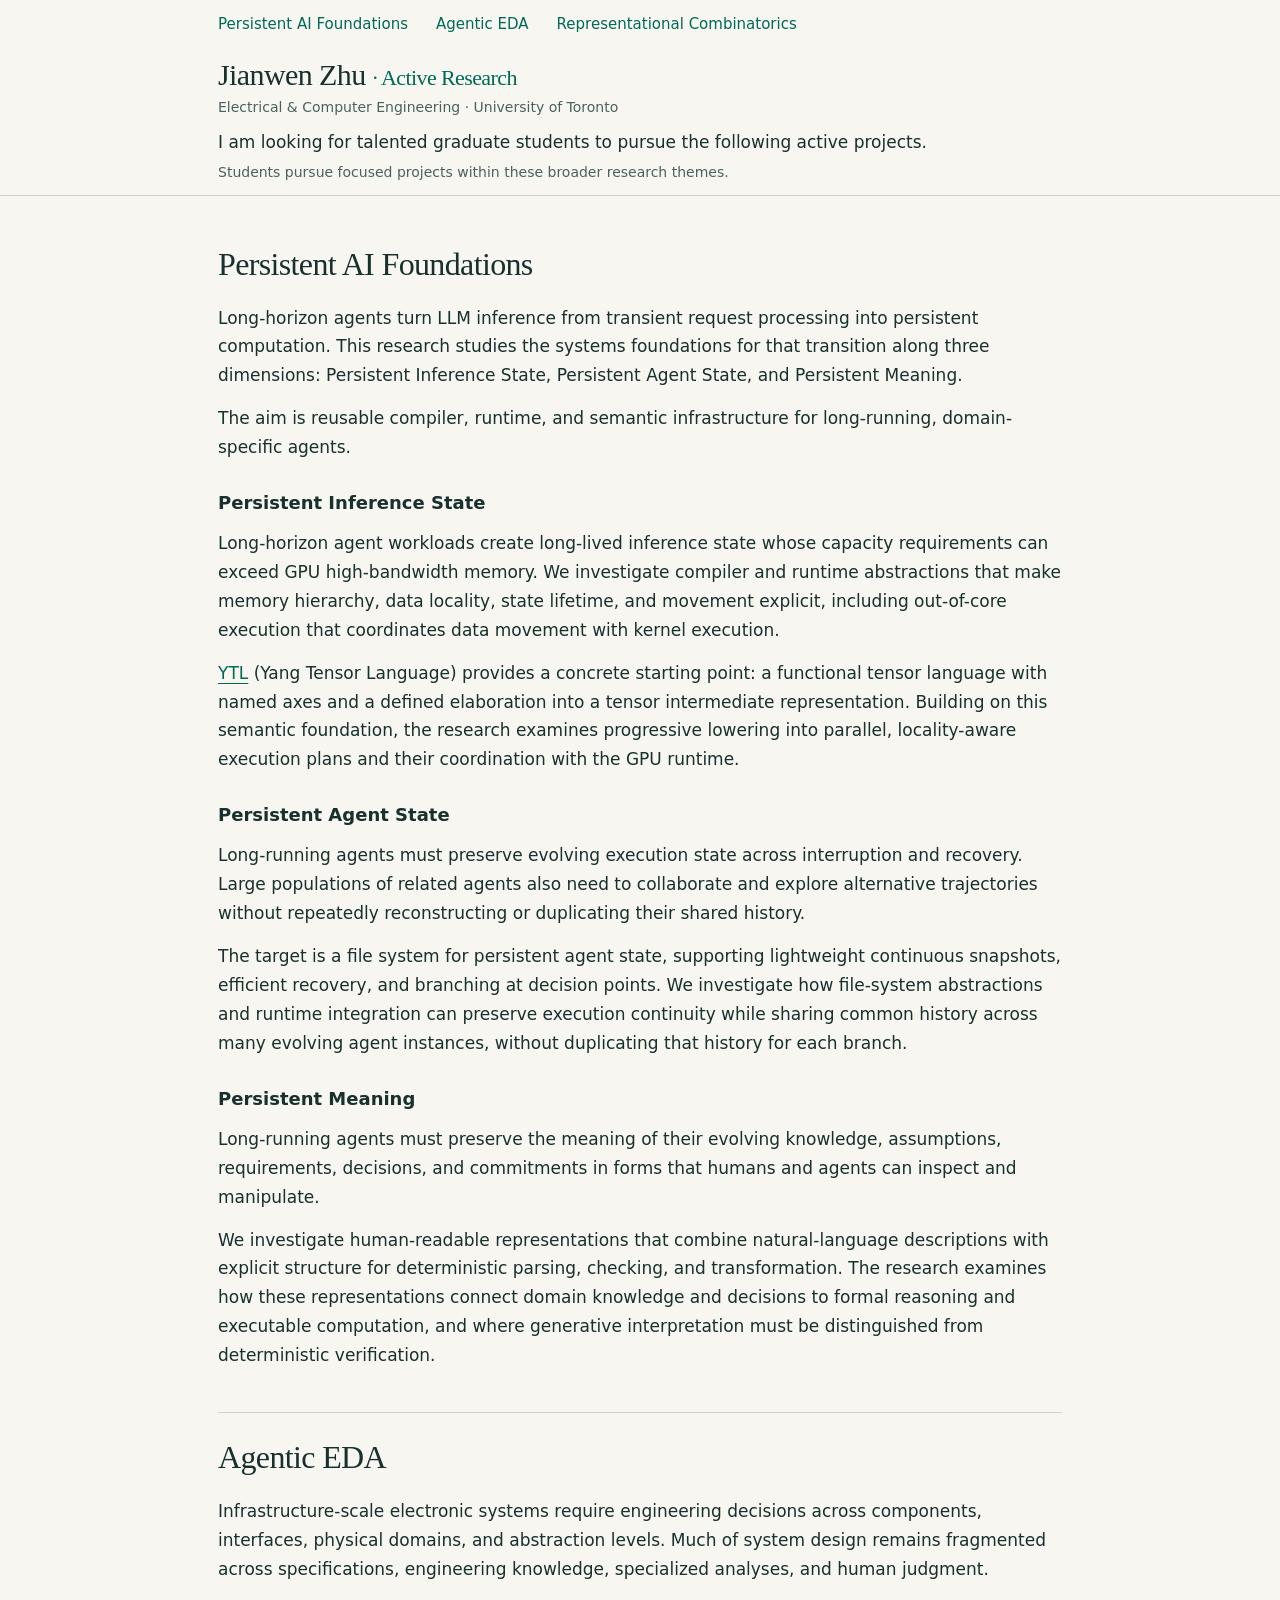
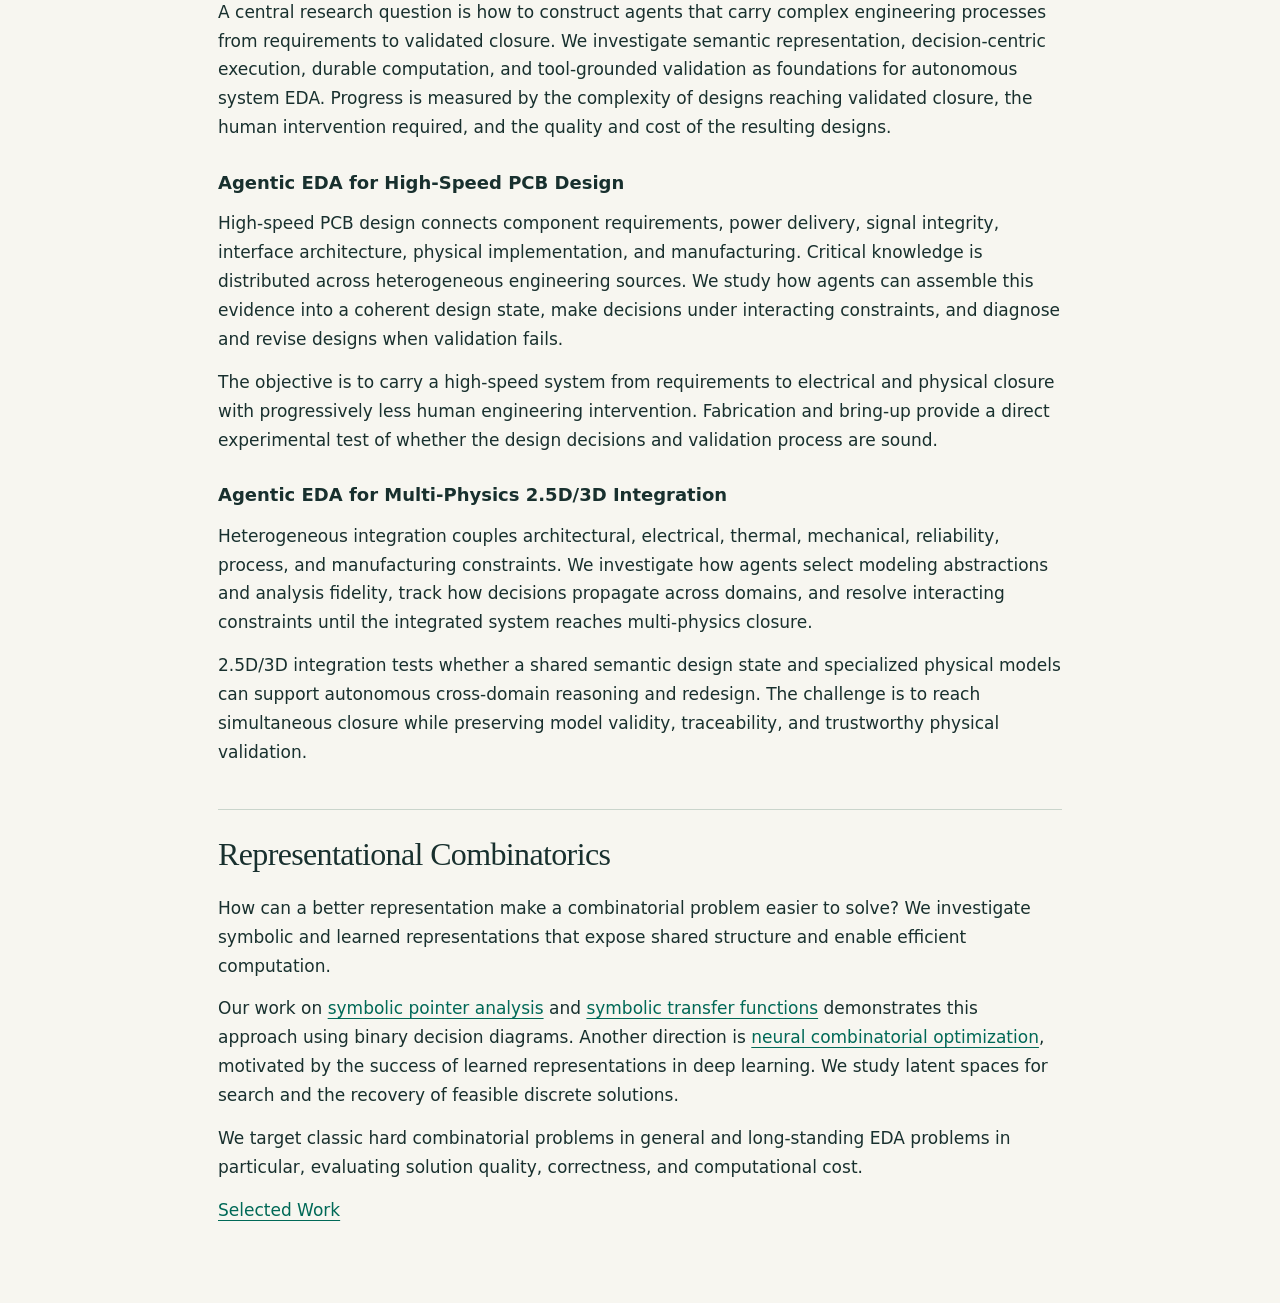
<file: index.html>
<!doctype html><html lang="en"><head><meta charset="utf-8"><meta name="viewport" content="width=device-width, initial-scale=1"><title>Jianwen Zhu · Research</title><meta http-equiv="refresh" content="0;url=research-page/"><link rel="canonical" href="research-page/"></head><body><a href="research-page/">Active Research</a> · <a href="past-research/">Selected Work</a></body></html>
</file>
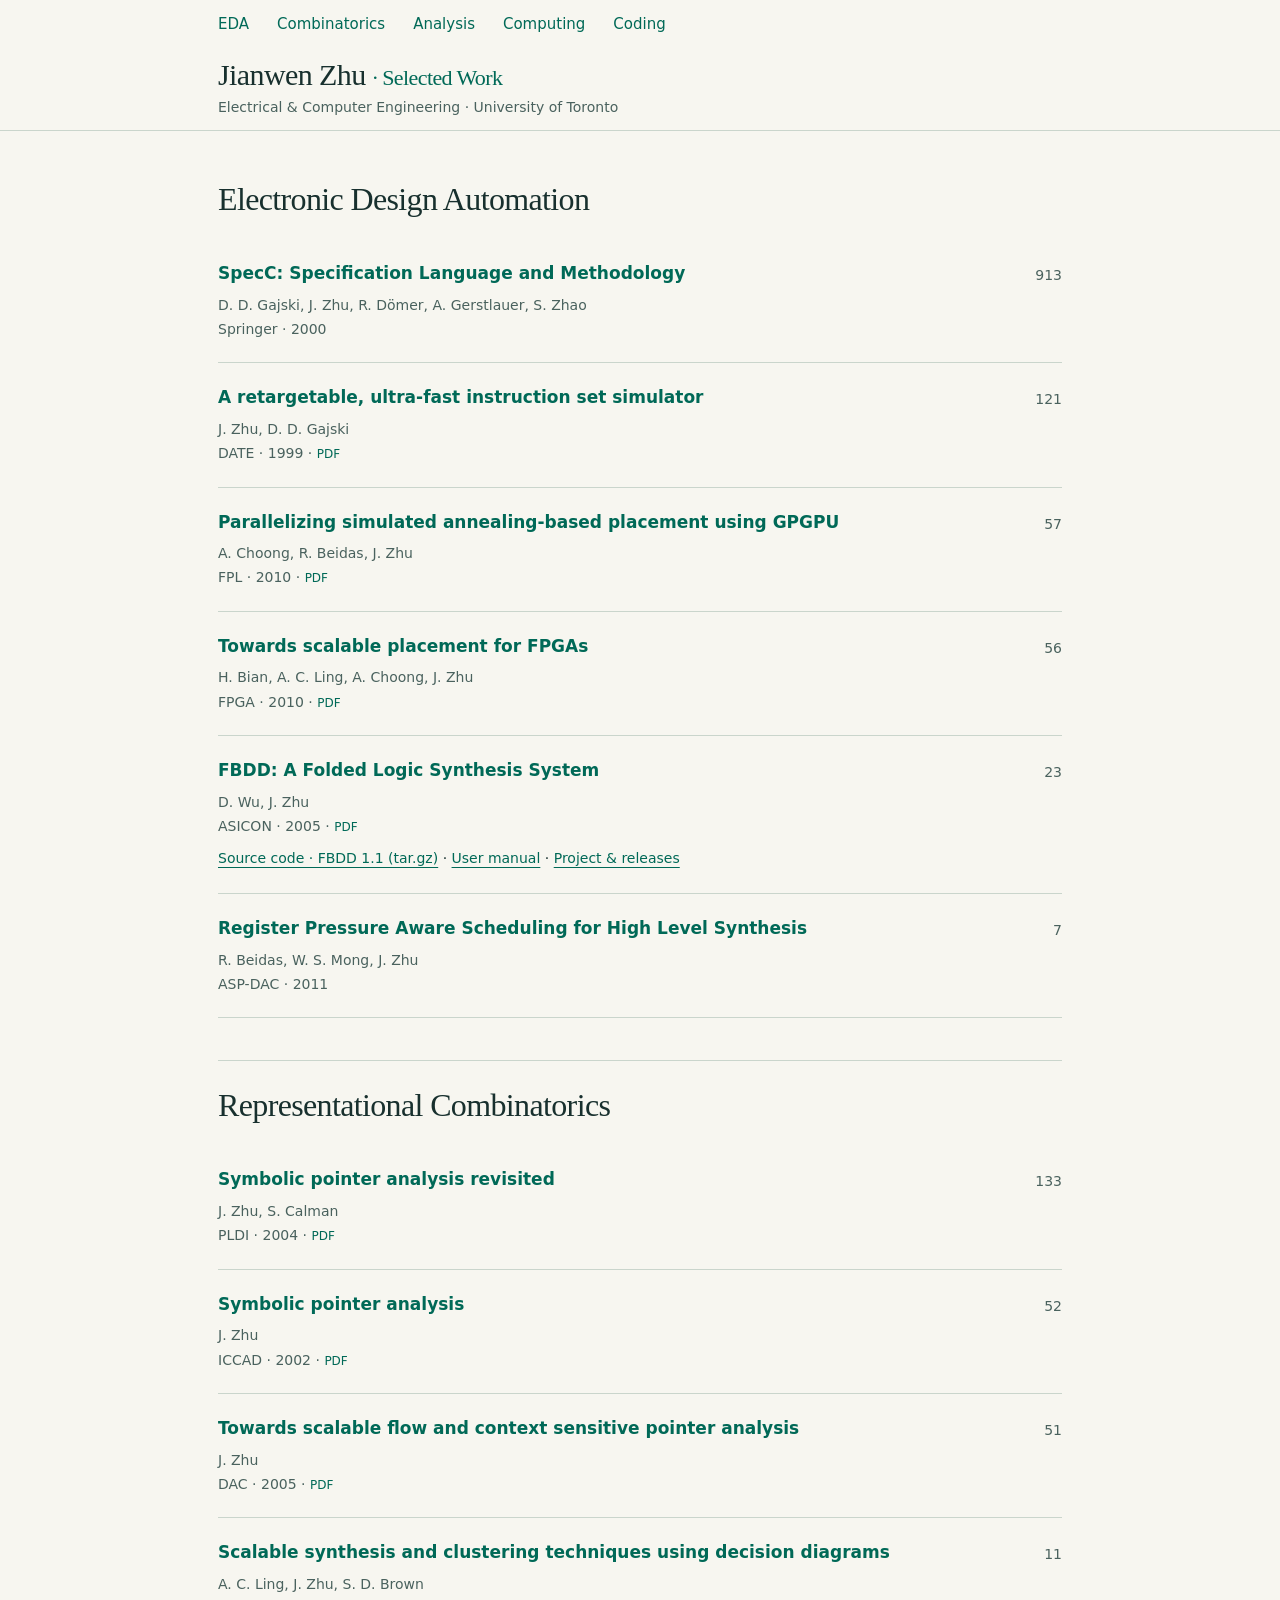
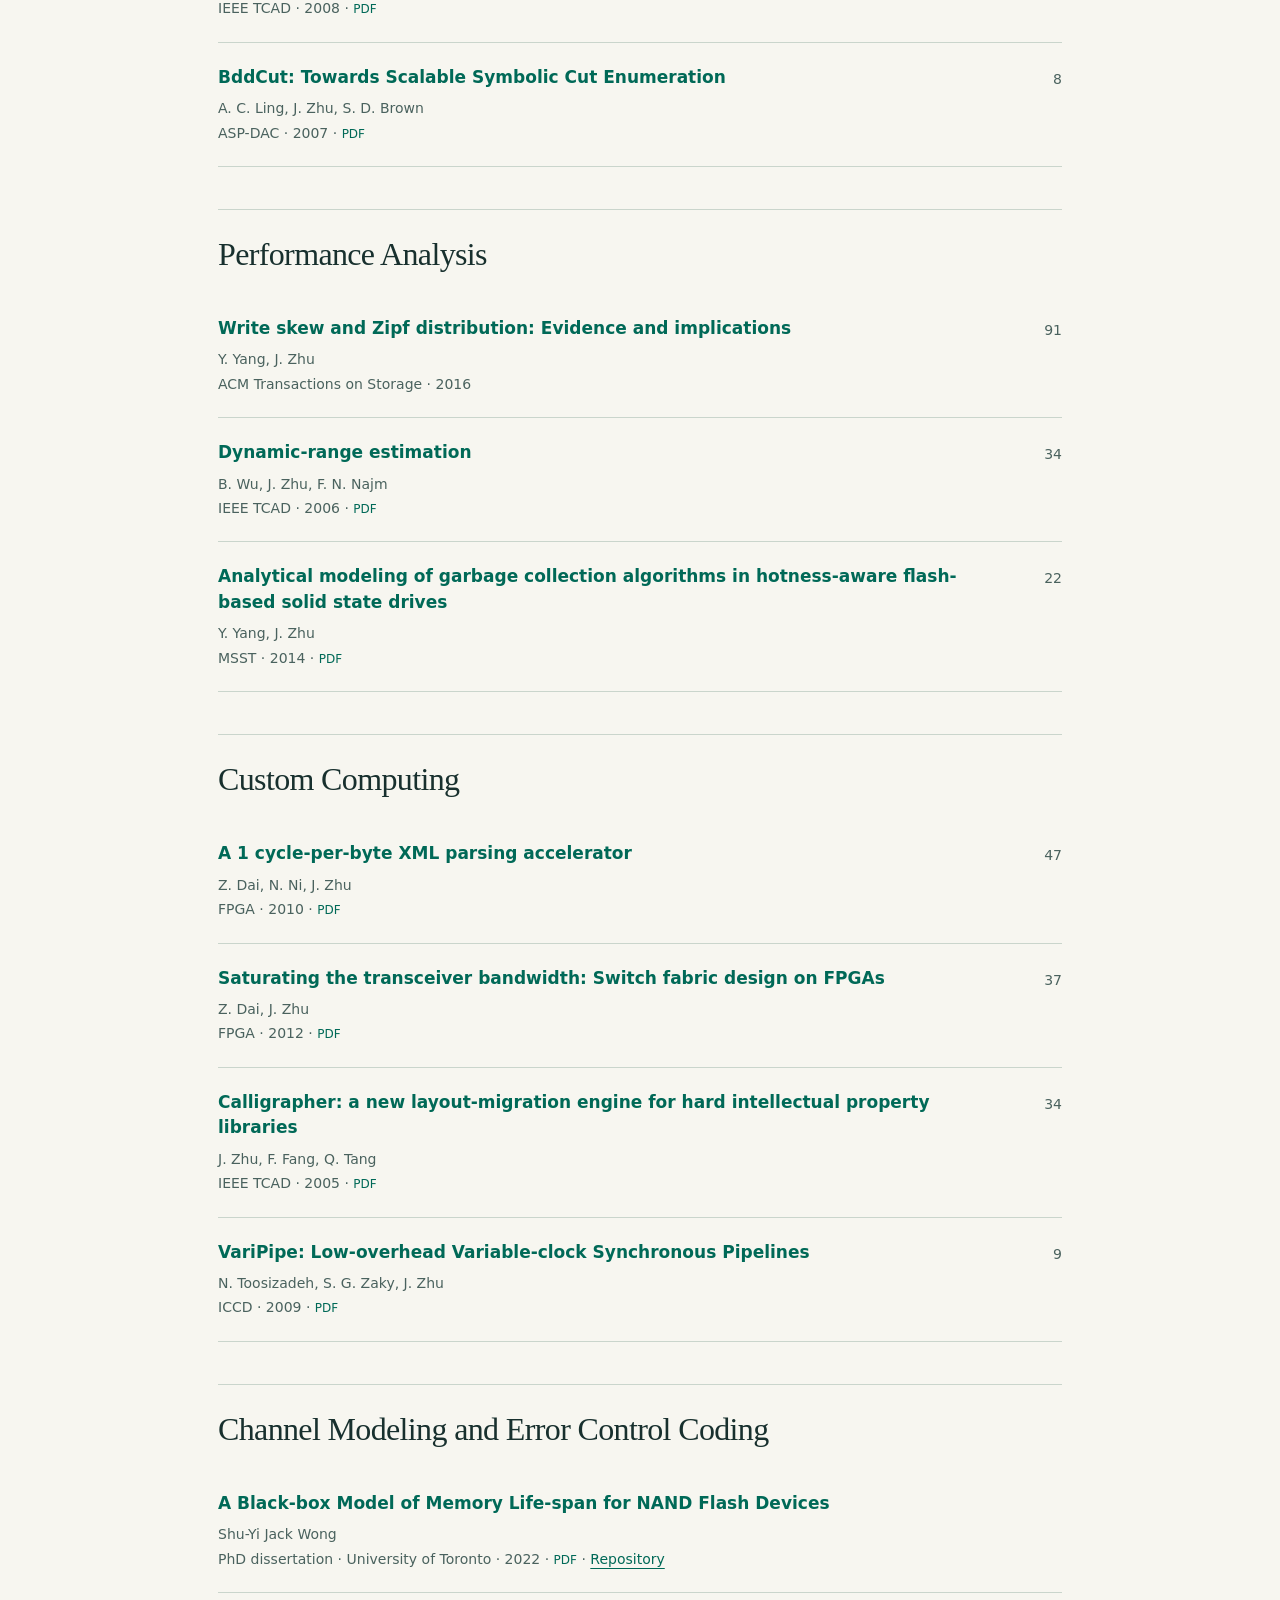
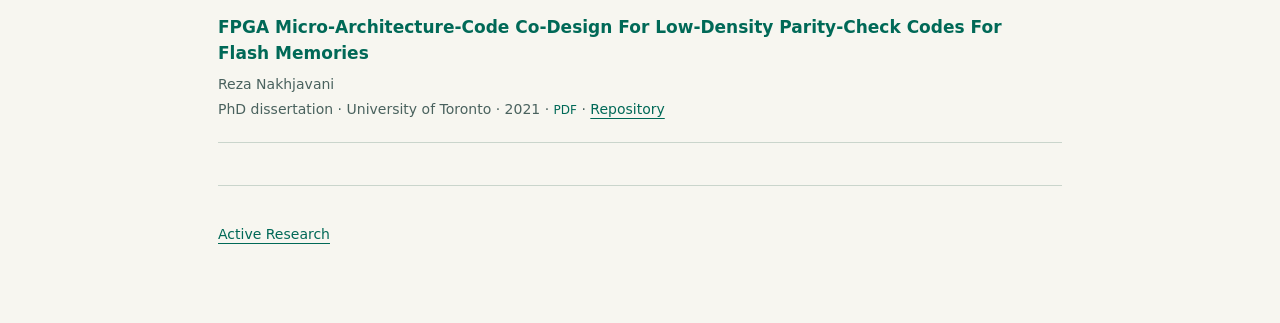
<file: past-research/index.html>
<!doctype html>
<html lang="en"><head><meta charset="utf-8"><meta name="viewport" content="width=device-width, initial-scale=1"><title>Selected Work · Jianwen Zhu</title><meta name="description" content="Selected research and supervision work by Jianwen Zhu, organized by theme."><link rel="stylesheet" href="style.css"></head>
<body id="top">
<a class="skip" href="#main">Skip to content</a>
<div class="stationary-header">
<nav aria-label="Research themes"><div><a href="#eda">EDA</a><a href="#analysis">Combinatorics</a><a href="#performance">Analysis</a><a href="#computing">Computing</a><a href="#coding">Coding</a></div></nav>
<header class="hero">
<h1>Jianwen Zhu <span>· Selected Work</span></h1>
<p class="affiliation">Electrical &amp; Computer Engineering · University of Toronto</p>
</header>
</div>
<main id="main"><section id="eda" aria-labelledby="eda-title"><h2 id="eda-title">Electronic Design Automation</h2><div class="papers"><article class="publication" data-citations="913" data-theme="eda"><div><h3><a href="https://link.springer.com/book/10.1007/978-1-4615-4515-6">SpecC: Specification Language and Methodology</a></h3><p class="authors">D. D. Gajski, J. Zhu, R. Dömer, A. Gerstlauer, S. Zhao</p><p class="venue">Springer · 2000</p></div><a class="citations" href="https://scholar.google.com/scholar?cites=7347113783153034184&amp;hl=en" aria-label="913 Google Scholar citations for SpecC: Specification Language and Methodology">913</a></article><article class="publication" data-citations="121" data-theme="eda"><div><h3><a href="https://www.eecg.toronto.edu/~jzhu/publications/sim.pdf">A retargetable, ultra-fast instruction set simulator</a></h3><p class="authors">J. Zhu, D. D. Gajski</p><p class="venue">DATE · 1999 · <a class="pdf-link" href="https://www.eecg.toronto.edu/~jzhu/publications/sim.pdf" aria-label="PDF of A retargetable, ultra-fast instruction set simulator">PDF</a></p></div><a class="citations" href="https://scholar.google.com/scholar?cites=11834267141924297164&amp;hl=en" aria-label="121 Google Scholar citations for A retargetable, ultra-fast instruction set simulator">121</a></article><article class="publication" data-citations="57" data-theme="eda"><div><h3><a href="https://twiki.di.uniroma1.it/pub/CI/WebHome/ParSA-GPGPU.pdf">Parallelizing simulated annealing-based placement using GPGPU</a></h3><p class="authors">A. Choong, R. Beidas, J. Zhu</p><p class="venue">FPL · 2010 · <a class="pdf-link" href="https://twiki.di.uniroma1.it/pub/CI/WebHome/ParSA-GPGPU.pdf" aria-label="PDF of Parallelizing simulated annealing-based placement using GPGPU">PDF</a></p></div><a class="citations" href="https://scholar.google.com/scholar?cites=9801731140054644252&amp;hl=en" aria-label="57 Google Scholar citations for Parallelizing simulated annealing-based placement using GPGPU">57</a></article><article class="publication" data-citations="56" data-theme="eda"><div><h3><a href="https://janders.eecg.utoronto.ca/1387/readings/hannah.pdf">Towards scalable placement for FPGAs</a></h3><p class="authors">H. Bian, A. C. Ling, A. Choong, J. Zhu</p><p class="venue">FPGA · 2010 · <a class="pdf-link" href="https://janders.eecg.utoronto.ca/1387/readings/hannah.pdf" aria-label="PDF of Towards scalable placement for FPGAs">PDF</a></p></div><a class="citations" href="https://scholar.google.com/scholar?cites=14116613955549681864&amp;hl=en" aria-label="56 Google Scholar citations for Towards scalable placement for FPGAs">56</a></article><article class="publication" data-citations="23" data-theme="eda"><div><h3><a href="https://www.eecg.toronto.edu/~jzhu/publications/fbdd_conf.pdf">FBDD: A Folded Logic Synthesis System</a></h3><p class="authors">D. Wu, J. Zhu</p><p class="venue">ASICON · 2005 · <a class="pdf-link" href="https://www.eecg.toronto.edu/~jzhu/publications/fbdd_conf.pdf" aria-label="PDF of FBDD: A Folded Logic Synthesis System">PDF</a></p><p class="artifacts"><a href="https://www.eecg.toronto.edu/~jzhu/releases/fbdd/fbdd-1.1.tar.gz">Source code · FBDD 1.1 (tar.gz)</a> · <a href="https://www.eecg.toronto.edu/~jzhu/fbdduser11_web/index.html">User manual</a> · <a href="https://www.eecg.toronto.edu/~jzhu/fbdd_web/index.html">Project &amp; releases</a></p></div><a class="citations" href="https://scholar.google.com/scholar?cites=4657747767116300426&amp;hl=en" aria-label="23 Google Scholar citations for FBDD: A Folded Logic Synthesis System">23</a></article><article class="publication" data-citations="7" data-theme="eda"><div><h3><a href="https://doi.org/10.1109/ASPDAC.2011.5722234">Register Pressure Aware Scheduling for High Level Synthesis</a></h3><p class="authors">R. Beidas, W. S. Mong, J. Zhu</p><p class="venue">ASP-DAC · 2011</p></div><a class="citations" href="https://scholar.google.com/scholar?cites=11014955788268353968&amp;hl=en" aria-label="7 Google Scholar citations for Register Pressure Aware Scheduling for High Level Synthesis">7</a></article></div></section><section id="analysis" aria-labelledby="analysis-title"><h2 id="analysis-title">Representational Combinatorics</h2><div class="papers"><article class="publication" data-citations="133" data-theme="analysis"><div><h3><a href="https://www.eecg.toronto.edu/~jzhu/publications/pldi04_conf.pdf">Symbolic pointer analysis revisited</a></h3><p class="authors">J. Zhu, S. Calman</p><p class="venue">PLDI · 2004 · <a class="pdf-link" href="https://www.eecg.toronto.edu/~jzhu/publications/pldi04_conf.pdf" aria-label="PDF of Symbolic pointer analysis revisited">PDF</a></p></div><a class="citations" href="https://scholar.google.com/scholar?cites=3038074044464982255&amp;hl=en" aria-label="133 Google Scholar citations for Symbolic pointer analysis revisited">133</a></article><article class="publication" data-citations="52" data-theme="analysis"><div><h3><a href="https://www.eecg.toronto.edu/~jzhu/publications/symbolic_conf.pdf">Symbolic pointer analysis</a></h3><p class="authors">J. Zhu</p><p class="venue">ICCAD · 2002 · <a class="pdf-link" href="https://www.eecg.toronto.edu/~jzhu/publications/symbolic_conf.pdf" aria-label="PDF of Symbolic pointer analysis">PDF</a></p></div><a class="citations" href="https://scholar.google.com/scholar?cites=11839314557138386412&amp;hl=en" aria-label="52 Google Scholar citations for Symbolic pointer analysis">52</a></article><article class="publication" data-citations="51" data-theme="analysis"><div><h3><a href="https://www.eecg.toronto.edu/~jzhu/publications/qpa_conf.pdf">Towards scalable flow and context sensitive pointer analysis</a></h3><p class="authors">J. Zhu</p><p class="venue">DAC · 2005 · <a class="pdf-link" href="https://www.eecg.toronto.edu/~jzhu/publications/qpa_conf.pdf" aria-label="PDF of Towards scalable flow and context sensitive pointer analysis">PDF</a></p></div><a class="citations" href="https://scholar.google.com/scholar?cites=16510936669755901279&amp;hl=en" aria-label="51 Google Scholar citations for Towards scalable flow and context sensitive pointer analysis">51</a></article><article class="publication" data-citations="11" data-theme="analysis"><div><h3><a href="https://www.eecg.toronto.edu/~jzhu/publications/TCADBddMap.pdf">Scalable synthesis and clustering techniques using decision diagrams</a></h3><p class="authors">A. C. Ling, J. Zhu, S. D. Brown</p><p class="venue">IEEE TCAD · 2008 · <a class="pdf-link" href="https://www.eecg.toronto.edu/~jzhu/publications/TCADBddMap.pdf" aria-label="PDF of Scalable synthesis and clustering techniques using decision diagrams">PDF</a></p></div><a class="citations" href="https://scholar.google.com/scholar?cites=15438957944472748250&amp;hl=en" aria-label="11 Google Scholar citations for Scalable synthesis and clustering techniques using decision diagrams">11</a></article><article class="publication" data-citations="8" data-theme="analysis"><div><h3><a href="https://www.eecg.toronto.edu/~brown/papers/aspdac07-ling.pdf">BddCut: Towards Scalable Symbolic Cut Enumeration</a></h3><p class="authors">A. C. Ling, J. Zhu, S. D. Brown</p><p class="venue">ASP-DAC · 2007 · <a class="pdf-link" href="https://www.eecg.toronto.edu/~brown/papers/aspdac07-ling.pdf" aria-label="PDF of BddCut: Towards Scalable Symbolic Cut Enumeration">PDF</a></p></div><a class="citations" href="https://scholar.google.com/scholar?cites=17809966162877568785&amp;hl=en" aria-label="8 Google Scholar citations for BddCut: Towards Scalable Symbolic Cut Enumeration">8</a></article></div></section><section id="performance" aria-labelledby="performance-title"><h2 id="performance-title">Performance Analysis</h2><div class="papers"><article class="publication" data-citations="91" data-theme="performance"><div><h3><a href="https://dl.acm.org/doi/10.1145/2908557">Write skew and Zipf distribution: Evidence and implications</a></h3><p class="authors">Y. Yang, J. Zhu</p><p class="venue">ACM Transactions on Storage · 2016</p></div><a class="citations" href="https://scholar.google.com/scholar?cites=8181398469109264230&amp;hl=en" aria-label="91 Google Scholar citations for Write skew and Zipf distribution: Evidence and implications">91</a></article><article class="publication" data-citations="34" data-theme="performance"><div><h3><a href="https://www.eecg.utoronto.ca/~najm/papers/tcad06-bin.pdf">Dynamic-range estimation</a></h3><p class="authors">B. Wu, J. Zhu, F. N. Najm</p><p class="venue">IEEE TCAD · 2006 · <a class="pdf-link" href="https://www.eecg.utoronto.ca/~najm/papers/tcad06-bin.pdf" aria-label="PDF of Dynamic-range estimation">PDF</a></p></div><a class="citations" href="https://scholar.google.com/scholar?cites=9530526835281575497&amp;hl=en" aria-label="34 Google Scholar citations for Dynamic-range estimation">34</a></article><article class="publication" data-citations="22" data-theme="performance"><div><h3><a href="https://www.eecg.toronto.edu/~jzhu/publications/yang-msst14.pdf">Analytical modeling of garbage collection algorithms in hotness-aware flash-based solid state drives</a></h3><p class="authors">Y. Yang, J. Zhu</p><p class="venue">MSST · 2014 · <a class="pdf-link" href="https://www.eecg.toronto.edu/~jzhu/publications/yang-msst14.pdf" aria-label="PDF of Analytical modeling of garbage collection algorithms in hotness-aware flash-based solid state drives">PDF</a></p></div><a class="citations" href="https://scholar.google.com/scholar?cites=9765305464634945785&amp;hl=en" aria-label="22 Google Scholar citations for Analytical modeling of garbage collection algorithms in hotness-aware flash-based solid state drives">22</a></article></div></section><section id="computing" aria-labelledby="computing-title"><h2 id="computing-title">Custom Computing</h2><div class="papers"><article class="publication" data-citations="47" data-theme="computing"><div><h3><a href="https://www.eecg.toronto.edu/~jzhu/publications/dai-fpga_2010.pdf">A 1 cycle-per-byte XML parsing accelerator</a></h3><p class="authors">Z. Dai, N. Ni, J. Zhu</p><p class="venue">FPGA · 2010 · <a class="pdf-link" href="https://www.eecg.toronto.edu/~jzhu/publications/dai-fpga_2010.pdf" aria-label="PDF of A 1 cycle-per-byte XML parsing accelerator">PDF</a></p></div><a class="citations" href="https://scholar.google.com/scholar?cites=12838141603805746940&amp;hl=en" aria-label="47 Google Scholar citations for A 1 cycle-per-byte XML parsing accelerator">47</a></article><article class="publication" data-citations="37" data-theme="computing"><div><h3><a href="https://www.eecg.toronto.edu/~jzhu/publications/dai-fpga_2012.pdf">Saturating the transceiver bandwidth: Switch fabric design on FPGAs</a></h3><p class="authors">Z. Dai, J. Zhu</p><p class="venue">FPGA · 2012 · <a class="pdf-link" href="https://www.eecg.toronto.edu/~jzhu/publications/dai-fpga_2012.pdf" aria-label="PDF of Saturating the transceiver bandwidth: Switch fabric design on FPGAs">PDF</a></p></div><a class="citations" href="https://scholar.google.com/scholar?cites=13930008558713752503&amp;hl=en" aria-label="37 Google Scholar citations for Saturating the transceiver bandwidth: Switch fabric design on FPGAs">37</a></article><article class="publication" data-citations="34" data-theme="computing"><div><h3><a href="https://www.eecg.toronto.edu/~jzhu/publications/calligrapher_jour.pdf">Calligrapher: a new layout-migration engine for hard intellectual property libraries</a></h3><p class="authors">J. Zhu, F. Fang, Q. Tang</p><p class="venue">IEEE TCAD · 2005 · <a class="pdf-link" href="https://www.eecg.toronto.edu/~jzhu/publications/calligrapher_jour.pdf" aria-label="PDF of Calligrapher: a new layout-migration engine for hard intellectual property libraries">PDF</a></p></div><a class="citations" href="https://scholar.google.com/scholar?cites=6390204753888710124&amp;hl=en" aria-label="34 Google Scholar citations for Calligrapher: a new layout-migration engine for hard intellectual property libraries">34</a></article><article class="publication" data-citations="9" data-theme="computing"><div><h3><a href="https://www.eecg.toronto.edu/~jzhu/publications/navid-veripipe-iccd09.pdf">VariPipe: Low-overhead Variable-clock Synchronous Pipelines</a></h3><p class="authors">N. Toosizadeh, S. G. Zaky, J. Zhu</p><p class="venue">ICCD · 2009 · <a class="pdf-link" href="https://www.eecg.toronto.edu/~jzhu/publications/navid-veripipe-iccd09.pdf" aria-label="PDF of VariPipe: Low-overhead Variable-clock Synchronous Pipelines">PDF</a></p></div><a class="citations" href="https://scholar.google.com/scholar?cites=8143881292227795055&amp;hl=en" aria-label="9 Google Scholar citations for VariPipe: Low-overhead Variable-clock Synchronous Pipelines">9</a></article></div></section><section id="coding" aria-labelledby="coding-title"><h2 id="coding-title">Channel Modeling and Error Control Coding</h2><div class="papers"><article class="publication" data-citations="" data-theme="coding"><div><h3><a href="https://utoronto.scholaris.ca/server/api/core/bitstreams/2a2ffb1c-73e8-45cd-b646-e4d2e980cc85/content">A Black-box Model of Memory Life-span for NAND Flash Devices</a></h3><p class="authors">Shu-Yi Jack Wong</p><p class="venue">PhD dissertation · University of Toronto · 2022 · <a class="pdf-link" href="https://utoronto.scholaris.ca/server/api/core/bitstreams/2a2ffb1c-73e8-45cd-b646-e4d2e980cc85/content" aria-label="PDF of A Black-box Model of Memory Life-span for NAND Flash Devices">PDF</a> · <a href="https://hdl.handle.net/1807/123509">Repository</a></p></div></article><article class="publication" data-citations="" data-theme="coding"><div><h3><a href="https://utoronto.scholaris.ca/server/api/core/bitstreams/2e78113f-d374-40d7-8030-14c6d2347327/content">FPGA Micro-Architecture-Code Co-Design For Low-Density Parity-Check Codes For Flash Memories</a></h3><p class="authors">Reza Nakhjavani</p><p class="venue">PhD dissertation · University of Toronto · 2021 · <a class="pdf-link" href="https://utoronto.scholaris.ca/server/api/core/bitstreams/2e78113f-d374-40d7-8030-14c6d2347327/content" aria-label="PDF of FPGA Micro-Architecture-Code Co-Design For Low-Density Parity-Check Codes For Flash Memories">PDF</a> · <a href="https://hdl.handle.net/1807/106339">Repository</a></p></div></article></div></section>
<footer><p><a href="../research-page/index.html">Active Research</a></p></footer></main>
<script>
const header = document.querySelector('.stationary-header');
new ResizeObserver(() => {
  document.documentElement.style.setProperty('--header-height', `${header.offsetHeight}px`);
}).observe(header);
</script>
</body></html>
</file>
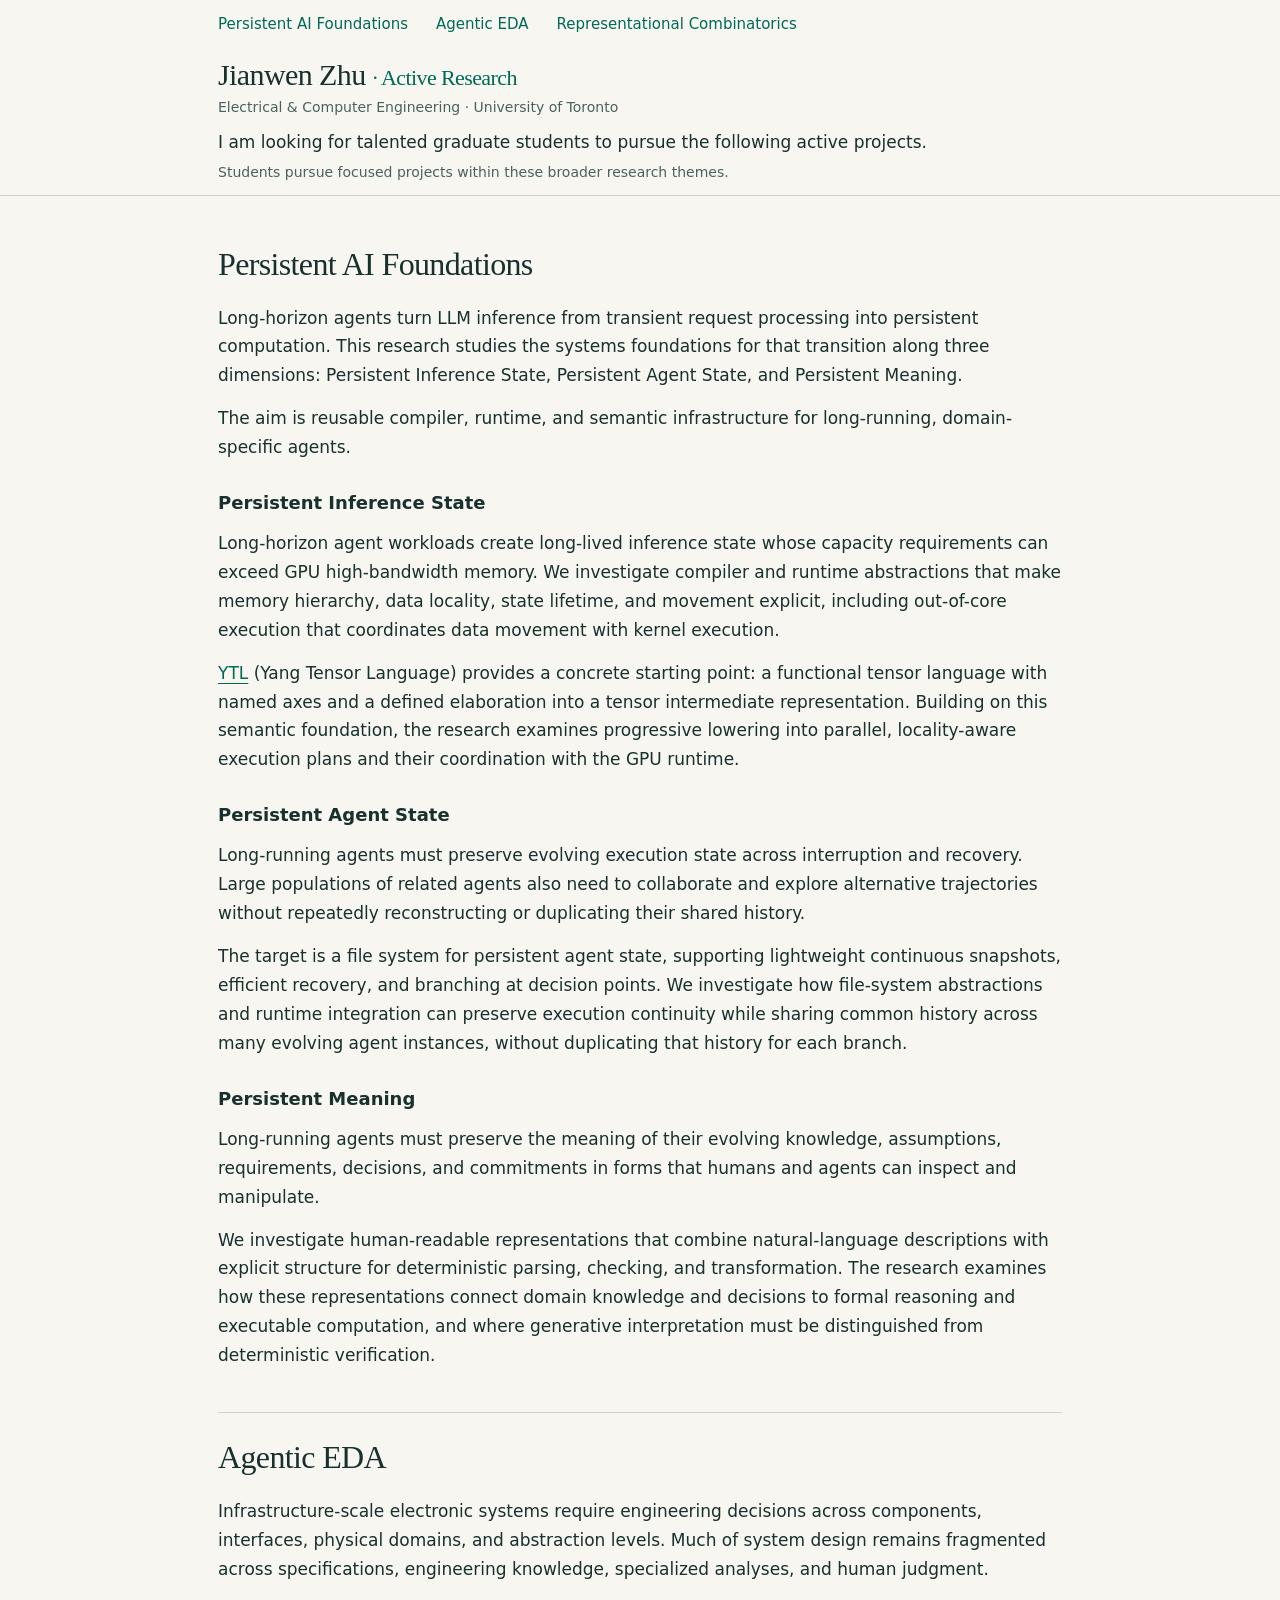
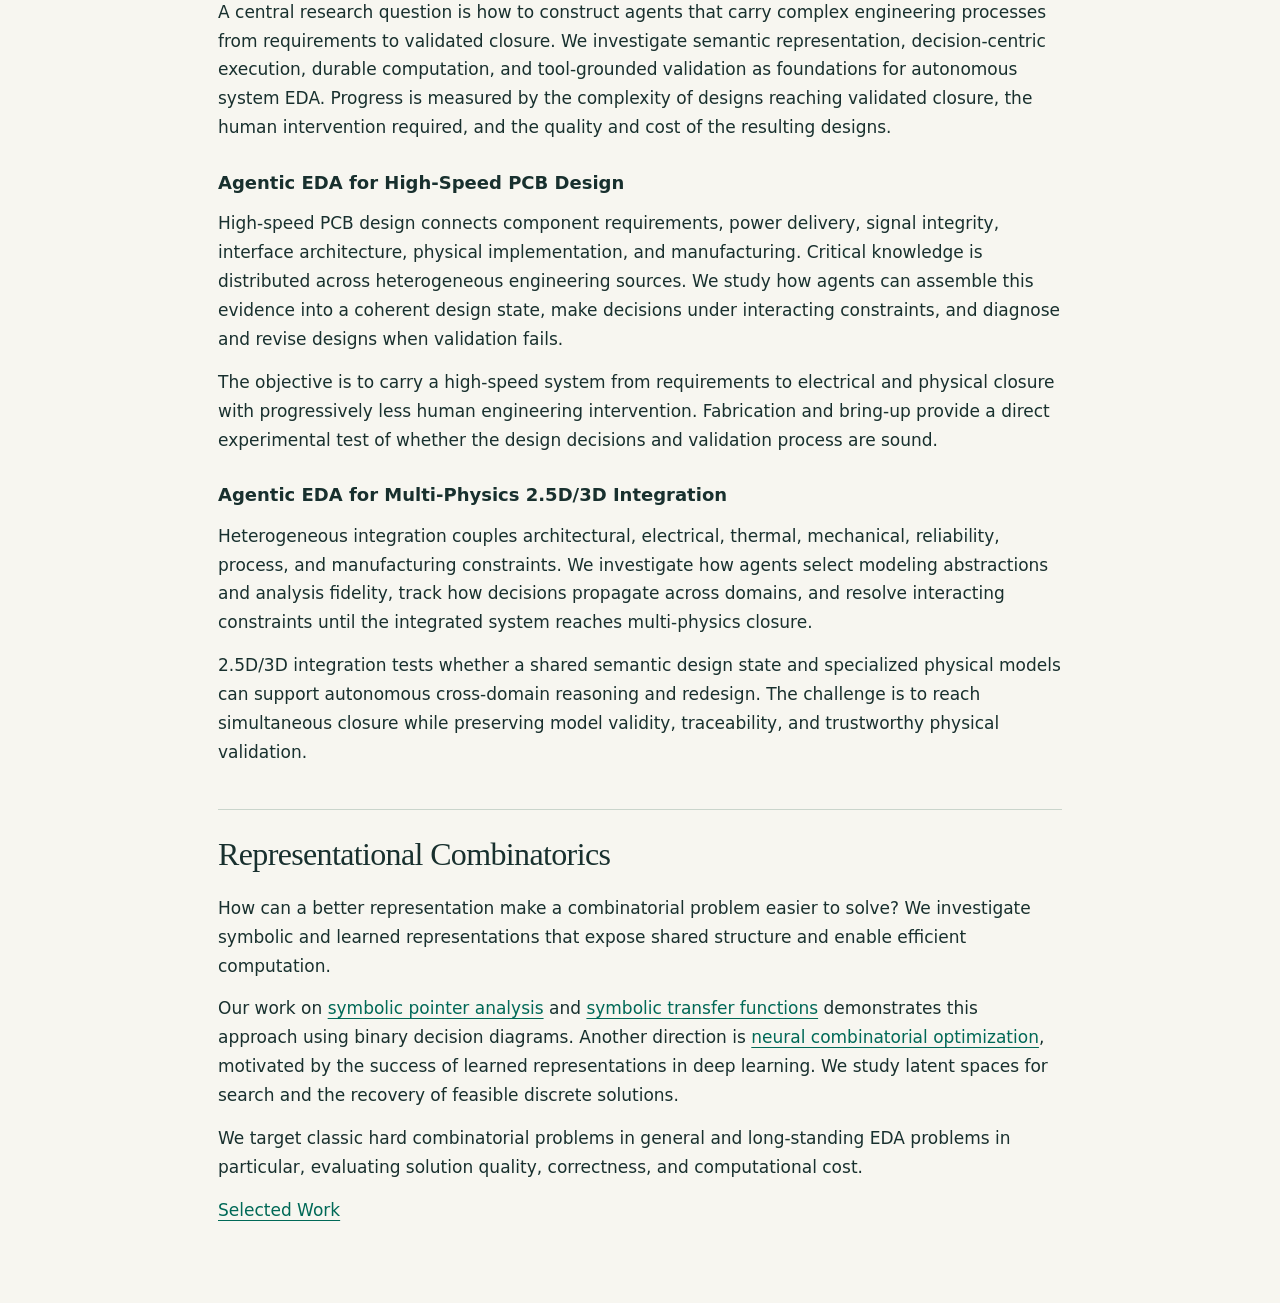
<file: research-page/index.html>
<!doctype html>
<html lang="en">
<head>
<meta charset="utf-8">
<meta name="viewport" content="width=device-width, initial-scale=1">
<meta name="description" content="Active research projects with Jianwen Zhu: persistent AI foundations, agentic electronic design automation, and new ideas in combinatorial optimization.">
<title>Active Research · Jianwen Zhu</title>
<link rel="stylesheet" href="style.css">
</head>
<body id="top">
<a class="skip" href="#main">Skip to content</a>
<div class="stationary-header">
<nav aria-label="Research themes">

<div><a href="#foundations">Persistent AI Foundations</a><a href="#eda">Agentic EDA</a><a href="#emerging">Representational Combinatorics</a></div>
</nav>
<header class="hero">
<h1>Jianwen Zhu <span>· Active Research</span></h1>
<p class="affiliation">Electrical &amp; Computer Engineering · University of Toronto</p>
<p class="recruiting">I am looking for talented graduate students to pursue the following active projects.</p>
<p class="student-scope">Students pursue focused projects within these broader research themes.</p>
</header>
</div>
<main id="main">
<section id="foundations" aria-labelledby="foundations-title">
<h2 id="foundations-title">Persistent AI Foundations</h2>
<p>Long-horizon agents turn LLM inference from transient request processing into persistent computation. This research studies the systems foundations for that transition along three dimensions: Persistent Inference State, Persistent Agent State, and Persistent Meaning.</p>
<p>The aim is reusable compiler, runtime, and semantic infrastructure for long-running, domain-specific agents.</p>
<h3>Persistent Inference State</h3>
<p>Long-horizon agent workloads create long-lived inference state whose capacity requirements can exceed GPU high-bandwidth memory. We investigate compiler and runtime abstractions that make memory hierarchy, data locality, state lifetime, and movement explicit, including out-of-core execution that coordinates data movement with kernel execution.</p>
<p><a href="references/ytl-lrm-2.0.html">YTL</a> (Yang Tensor Language) provides a concrete starting point: a functional tensor language with named axes and a defined elaboration into a tensor intermediate representation. Building on this semantic foundation, the research examines progressive lowering into parallel, locality-aware execution plans and their coordination with the GPU runtime.</p>
<h3>Persistent Agent State</h3>
<p>Long-running agents must preserve evolving execution state across interruption and recovery. Large populations of related agents also need to collaborate and explore alternative trajectories without repeatedly reconstructing or duplicating their shared history.</p>
<p>The target is a file system for persistent agent state, supporting lightweight continuous snapshots, efficient recovery, and branching at decision points. We investigate how file-system abstractions and runtime integration can preserve execution continuity while sharing common history across many evolving agent instances, without duplicating that history for each branch.</p>
<h3>Persistent Meaning</h3>
<p>Long-running agents must preserve the meaning of their evolving knowledge, assumptions, requirements, decisions, and commitments in forms that humans and agents can inspect and manipulate.</p>
<p>We investigate human-readable representations that combine natural-language descriptions with explicit structure for deterministic parsing, checking, and transformation. The research examines how these representations connect domain knowledge and decisions to formal reasoning and executable computation, and where generative interpretation must be distinguished from deterministic verification.</p>
</section><section id="eda" aria-labelledby="eda-title">
<h2 id="eda-title">Agentic EDA</h2>
<p>Infrastructure-scale electronic systems require engineering decisions across components, interfaces, physical domains, and abstraction levels. Much of system design remains fragmented across specifications, engineering knowledge, specialized analyses, and human judgment.</p>
<p>A central research question is how to construct agents that carry complex engineering processes from requirements to validated closure. We investigate semantic representation, decision-centric execution, durable computation, and tool-grounded validation as foundations for autonomous system EDA. Progress is measured by the complexity of designs reaching validated closure, the human intervention required, and the quality and cost of the resulting designs.</p>
<h3>Agentic EDA for High-Speed PCB Design</h3>
<p>High-speed PCB design connects component requirements, power delivery, signal integrity, interface architecture, physical implementation, and manufacturing. Critical knowledge is distributed across heterogeneous engineering sources. We study how agents can assemble this evidence into a coherent design state, make decisions under interacting constraints, and diagnose and revise designs when validation fails.</p>
<p>The objective is to carry a high-speed system from requirements to electrical and physical closure with progressively less human engineering intervention. Fabrication and bring-up provide a direct experimental test of whether the design decisions and validation process are sound.</p>
<h3>Agentic EDA for Multi-Physics 2.5D/3D Integration</h3>
<p>Heterogeneous integration couples architectural, electrical, thermal, mechanical, reliability, process, and manufacturing constraints. We investigate how agents select modeling abstractions and analysis fidelity, track how decisions propagate across domains, and resolve interacting constraints until the integrated system reaches multi-physics closure.</p>
<p>2.5D/3D integration tests whether a shared semantic design state and specialized physical models can support autonomous cross-domain reasoning and redesign. The challenge is to reach simultaneous closure while preserving model validity, traceability, and trustworthy physical validation.</p>
</section>
<section id="emerging" aria-labelledby="emerging-title">
<h2 id="emerging-title">Representational Combinatorics</h2>
<p>How can a better representation make a combinatorial problem easier to solve? We investigate symbolic and learned representations that expose shared structure and enable efficient computation.</p>
<p>Our work on <a href="https://www.eecg.utoronto.ca/~jzhu/publications/symbolic_conf.pdf">symbolic pointer analysis</a> and <a href="https://www.eecg.toronto.edu/~jzhu/publications/pldi04_conf.pdf">symbolic transfer functions</a> demonstrates this approach using binary decision diagrams. Another direction is <a href="https://arxiv.org/abs/1611.09940">neural combinatorial optimization</a>, motivated by the success of learned representations in deep learning. We study latent spaces for search and the recovery of feasible discrete solutions.</p>
<p>We target classic hard combinatorial problems in general and long-standing EDA problems in particular, evaluating solution quality, correctness, and computational cost.</p>
</section>
<footer><p><a href="../past-research/">Selected Work</a></p></footer>
</main>
<script>
const header = document.querySelector('.stationary-header');
new ResizeObserver(() => {
  document.documentElement.style.setProperty('--header-height', `${header.offsetHeight}px`);
}).observe(header);
</script>
</body>
</html>
</file>
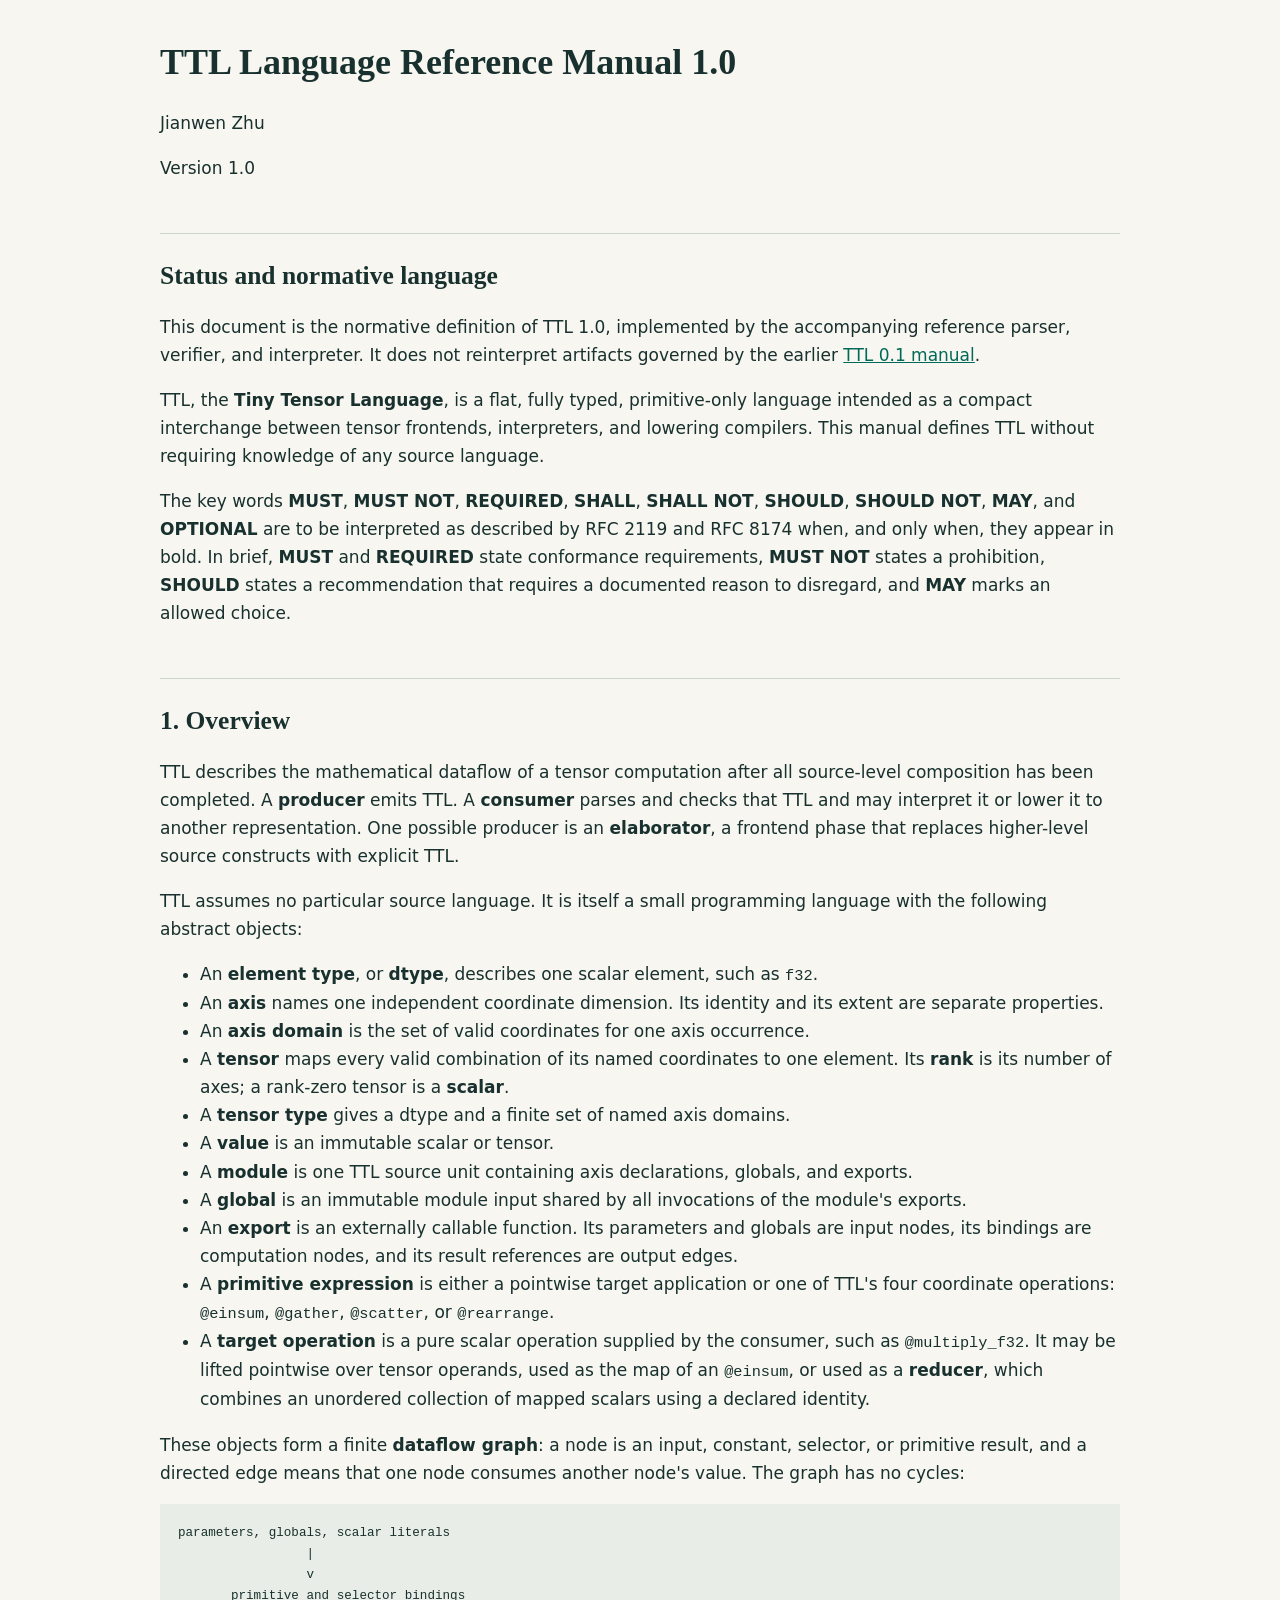
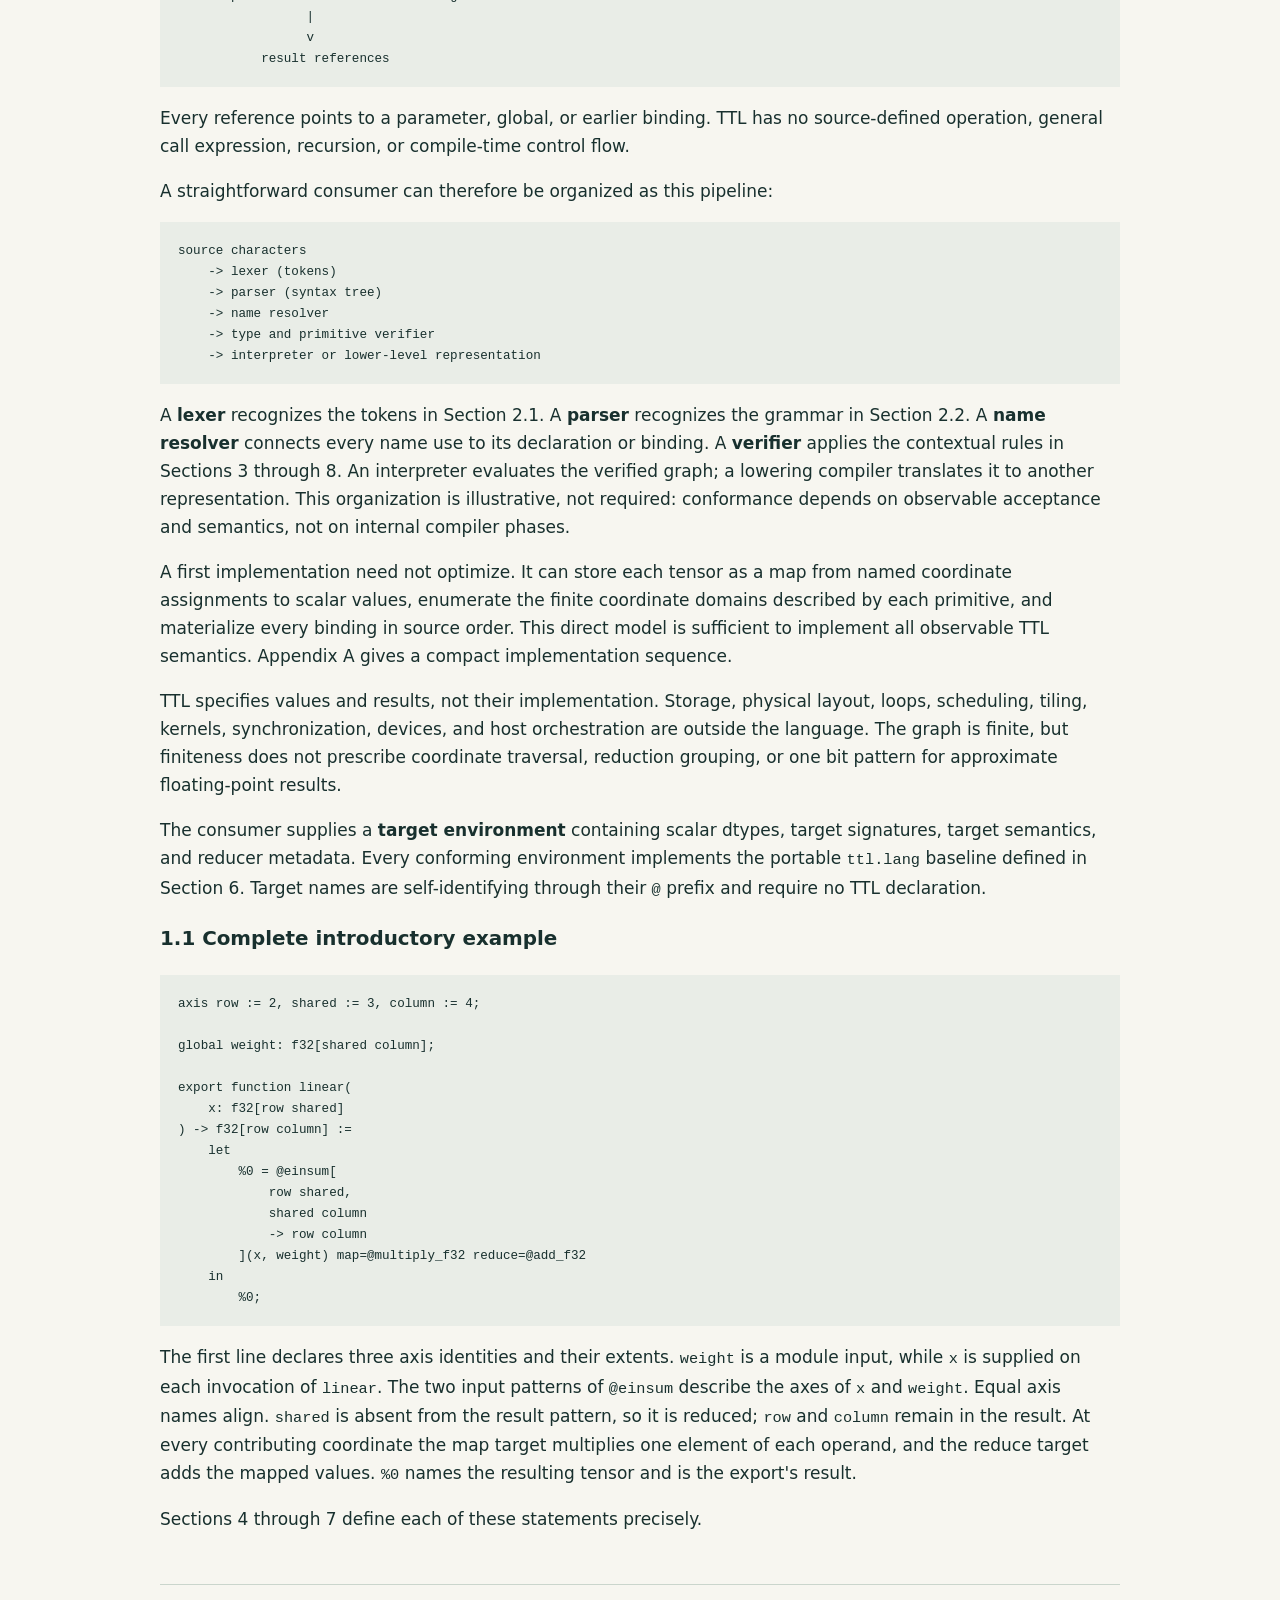
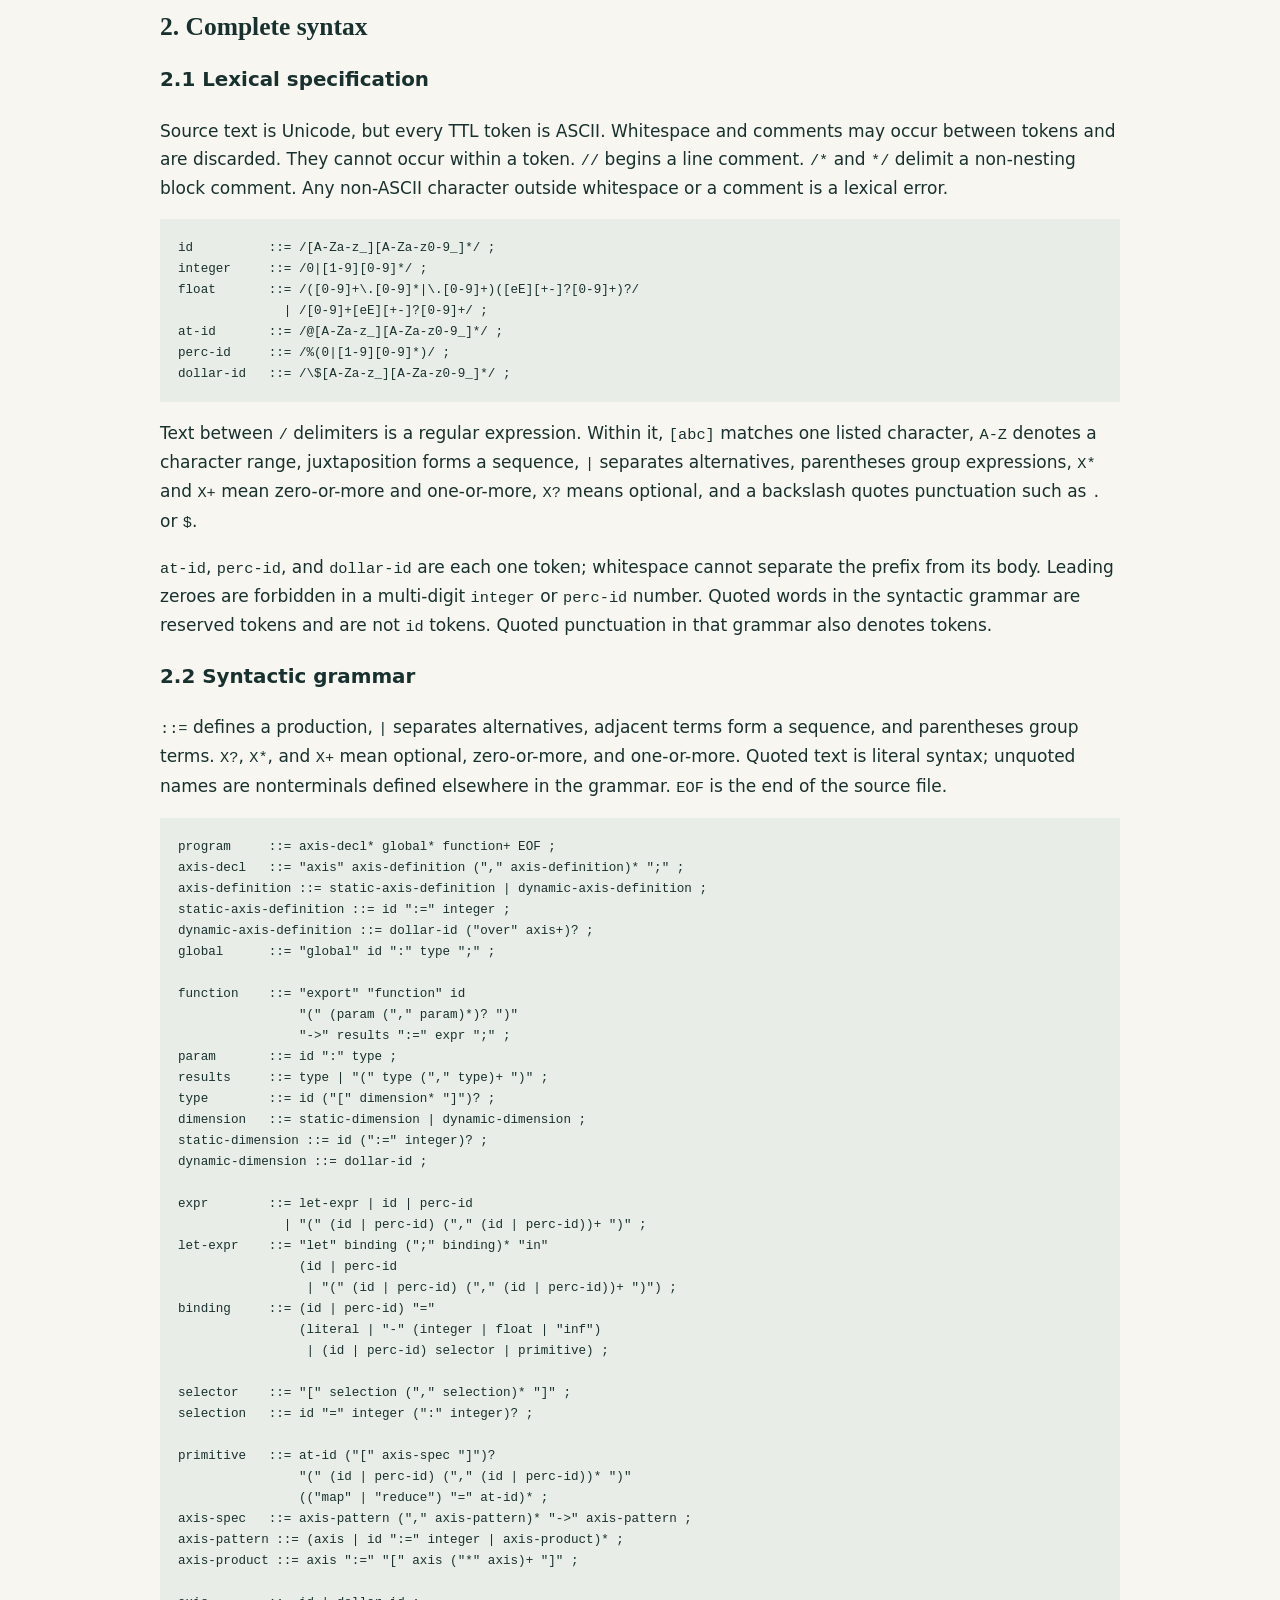
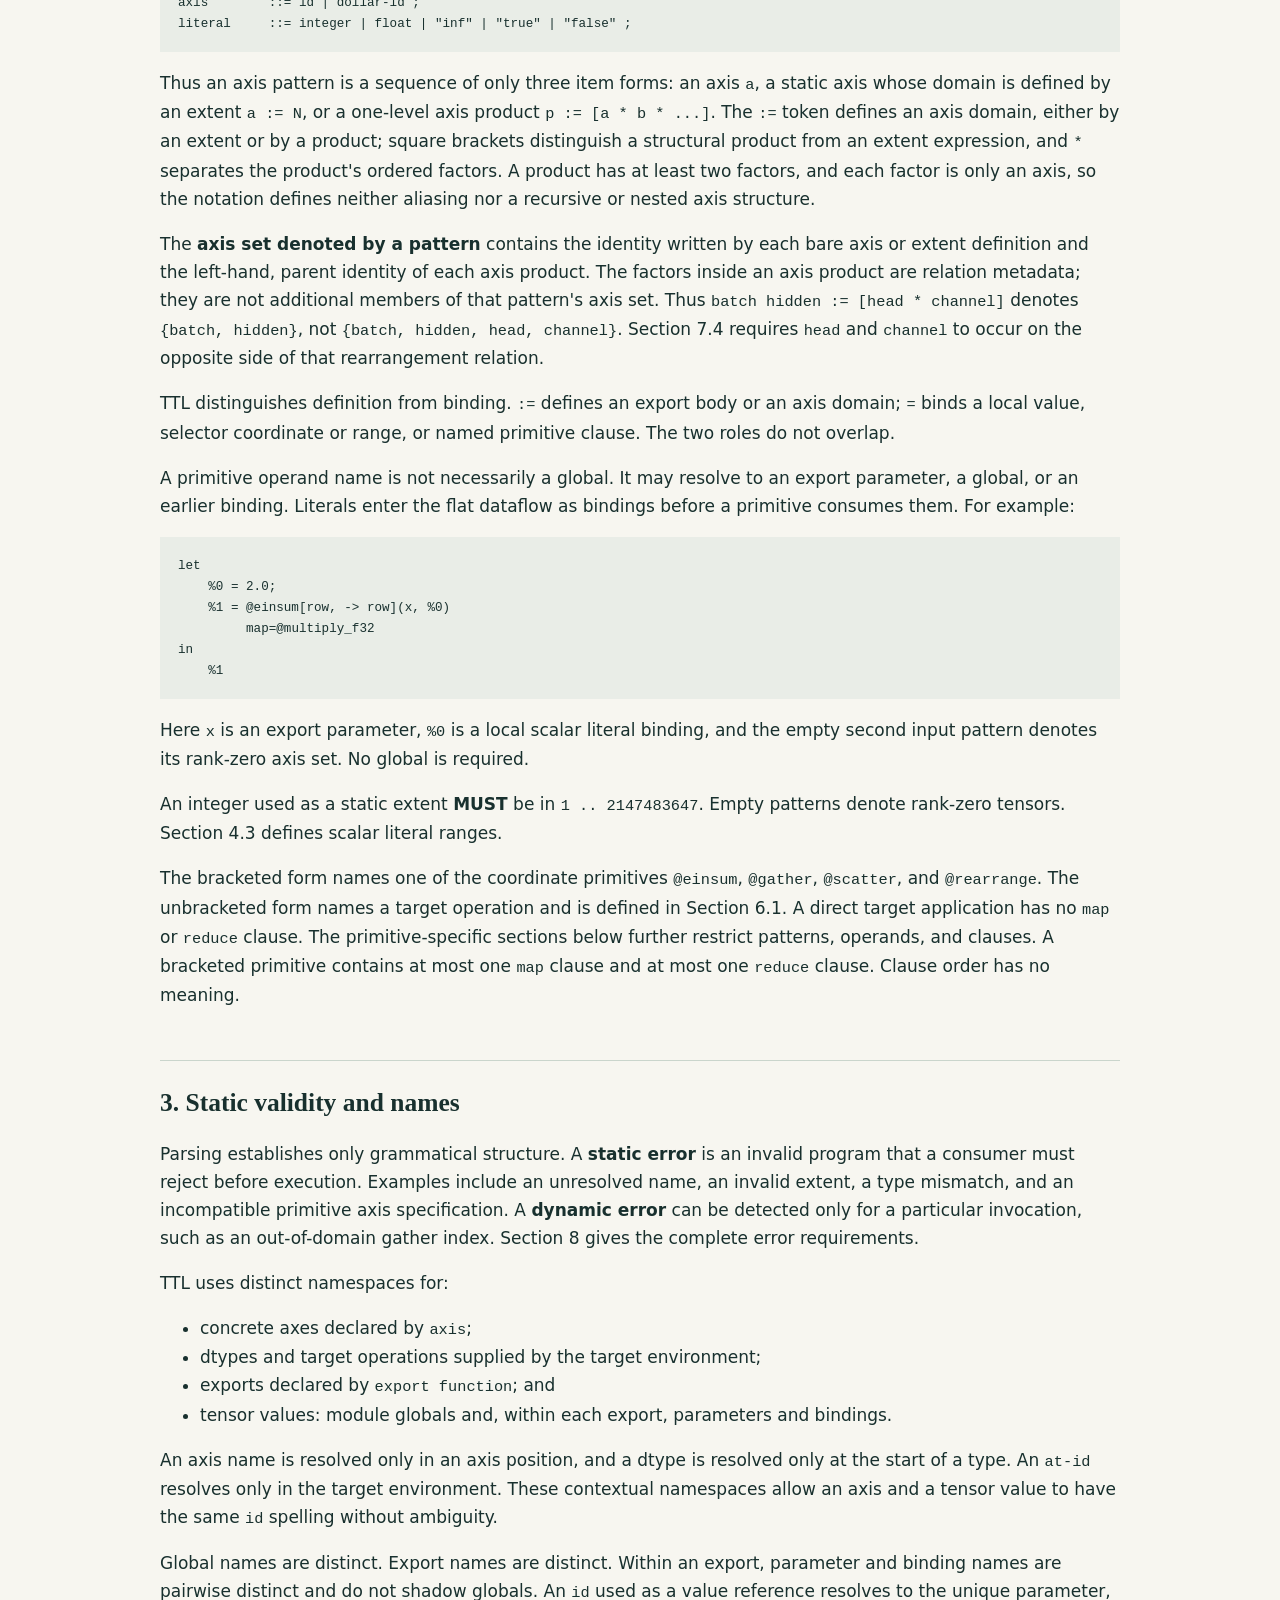
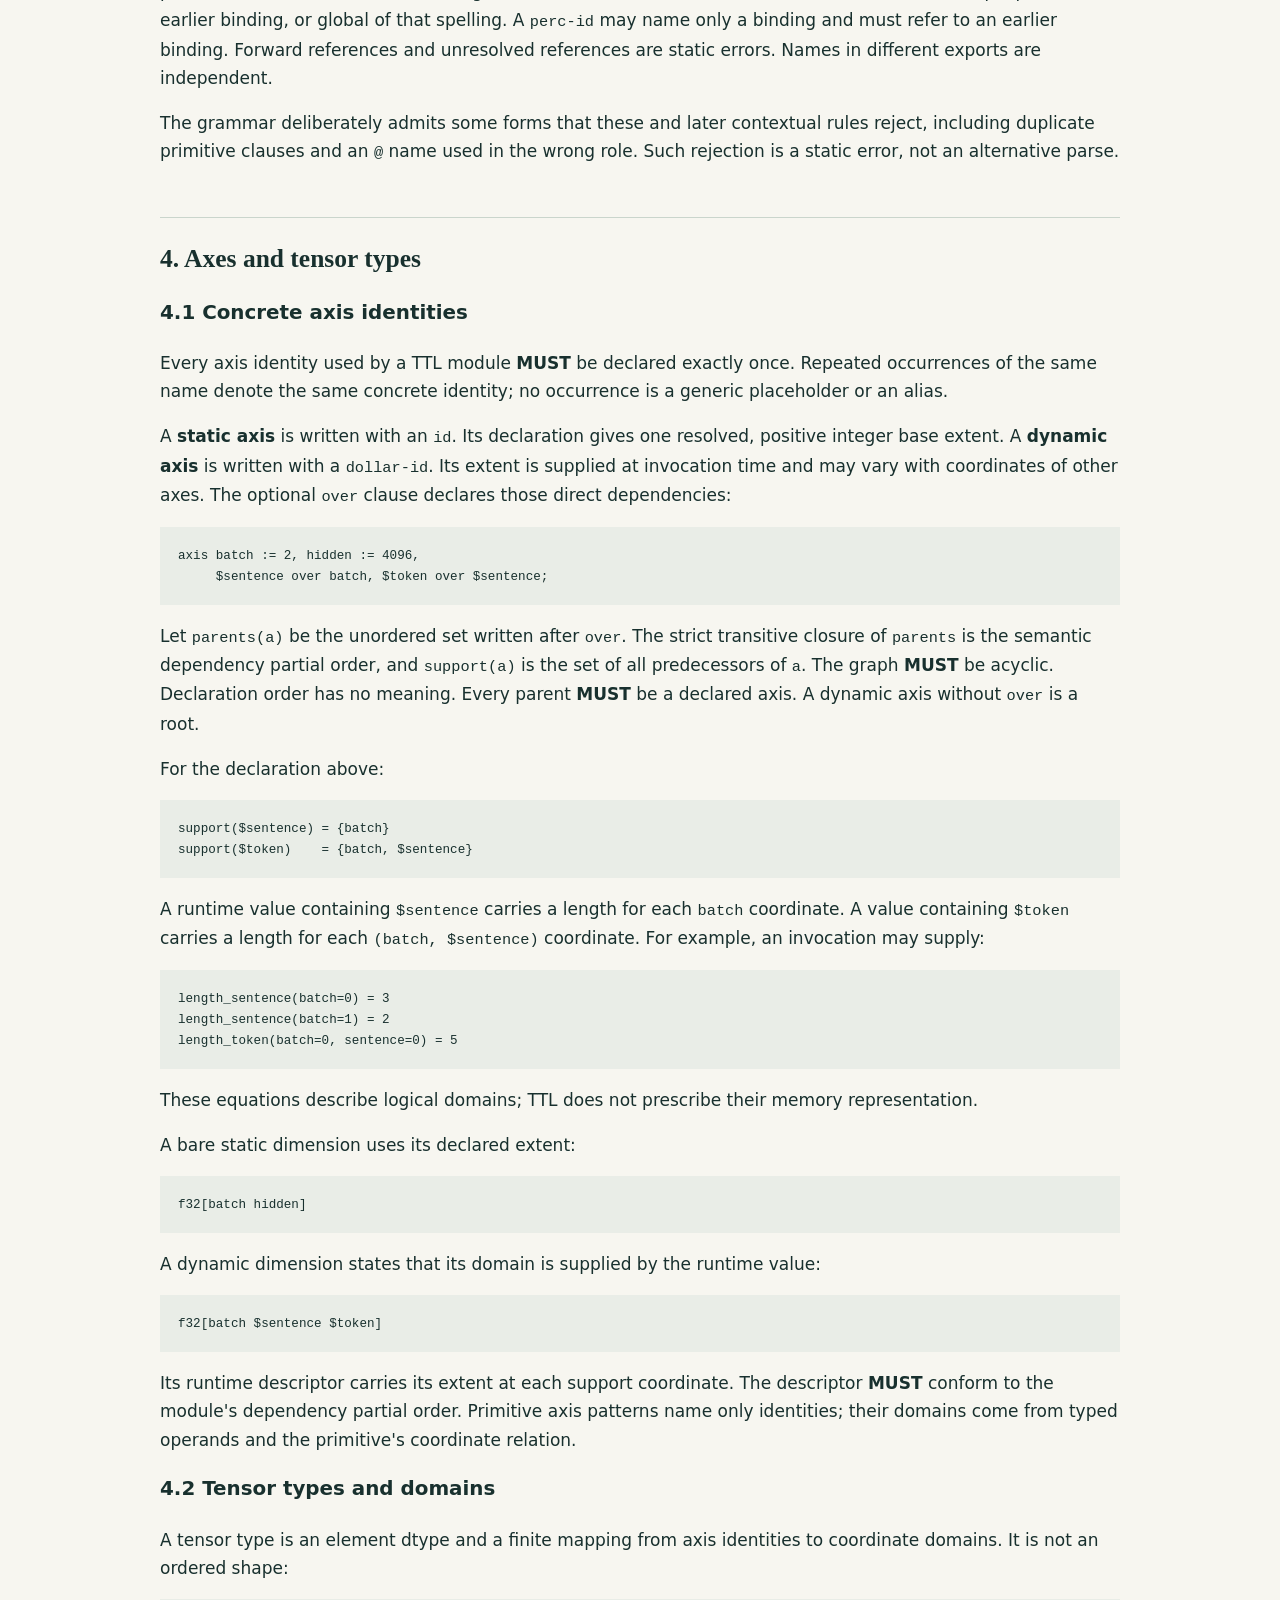
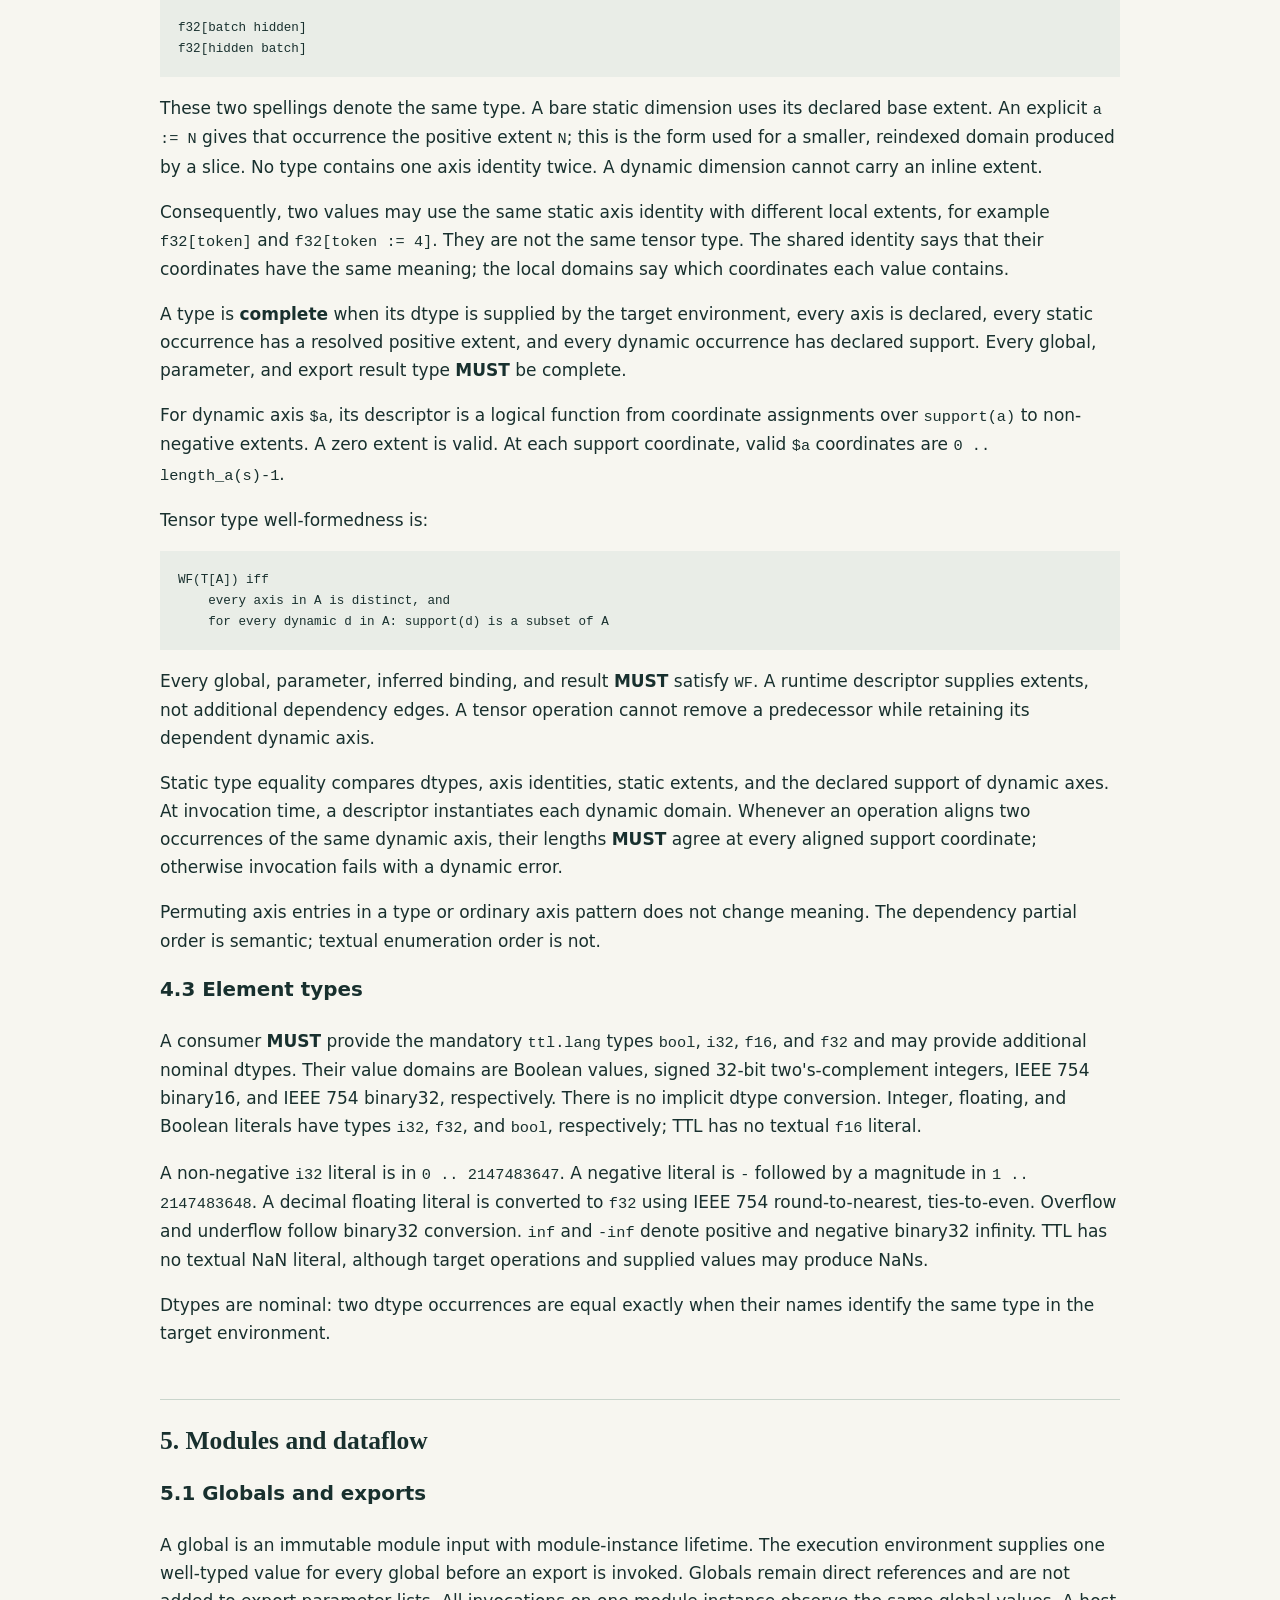
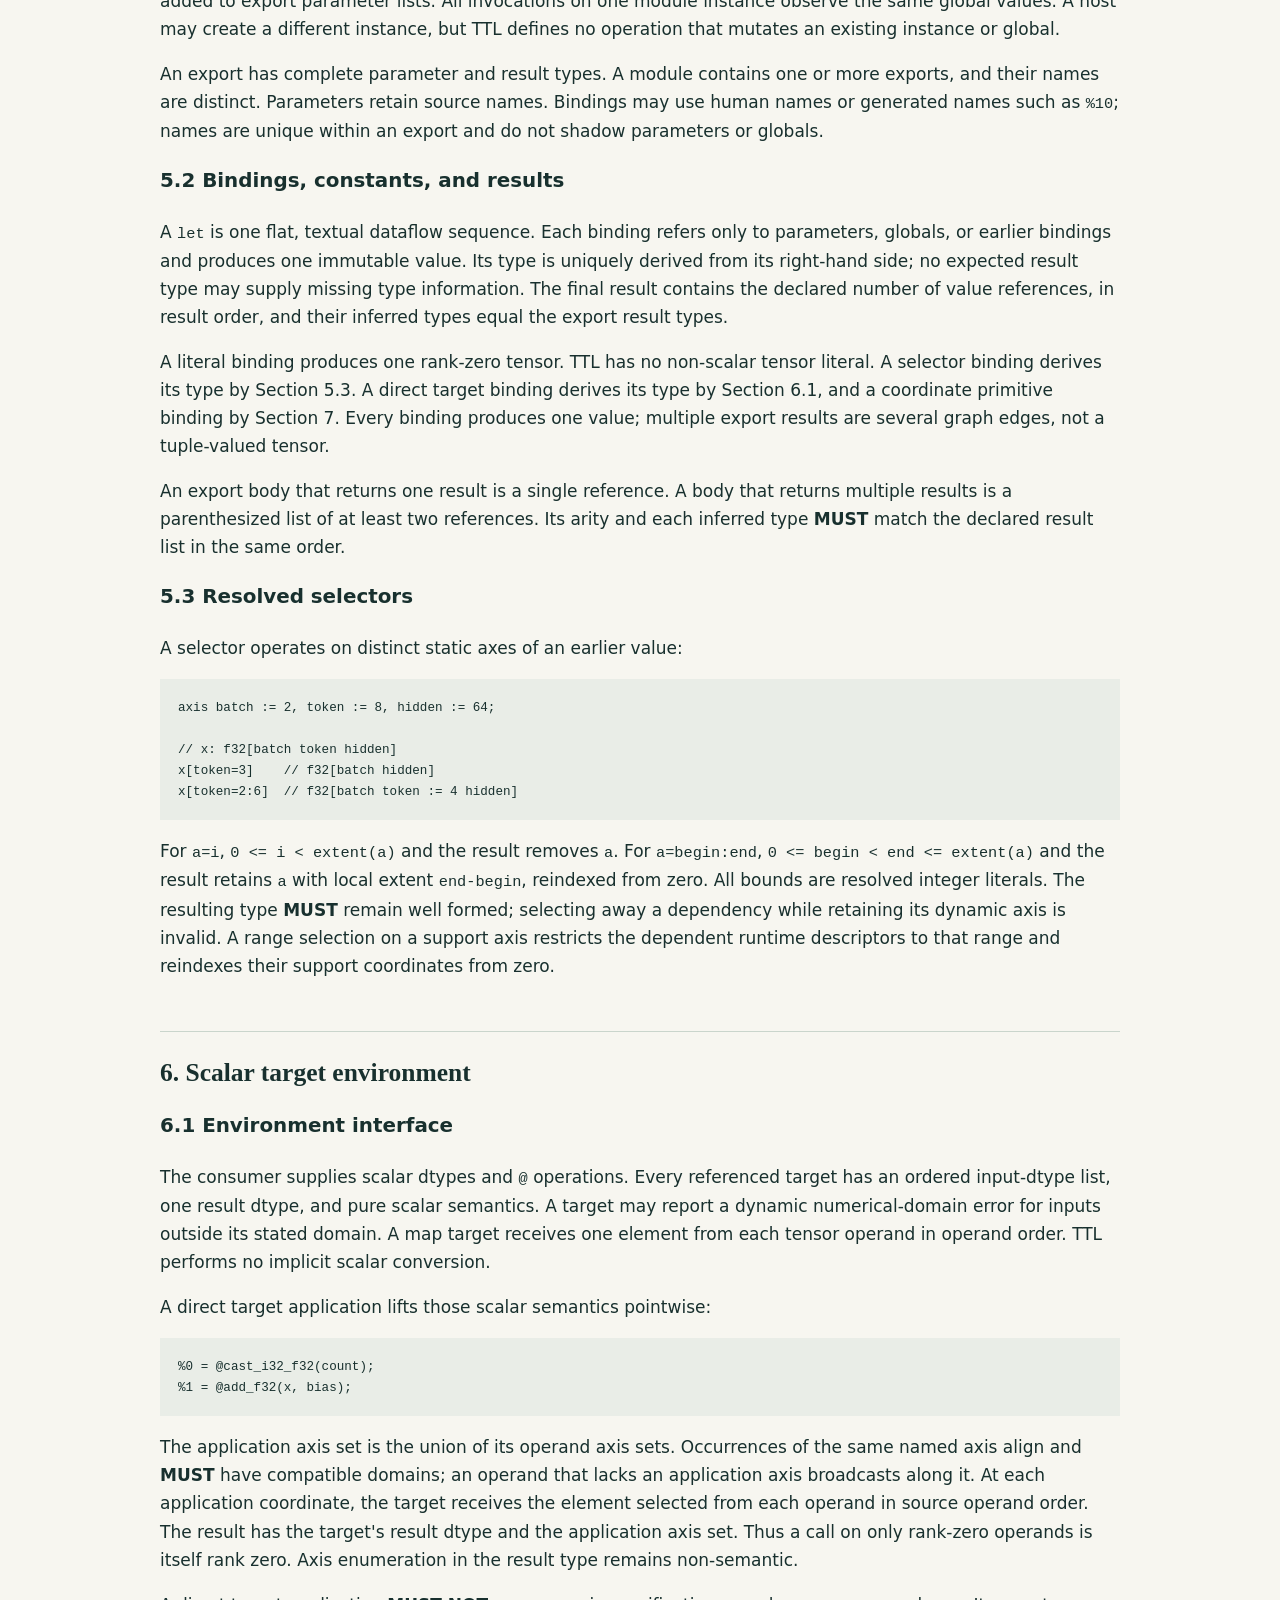
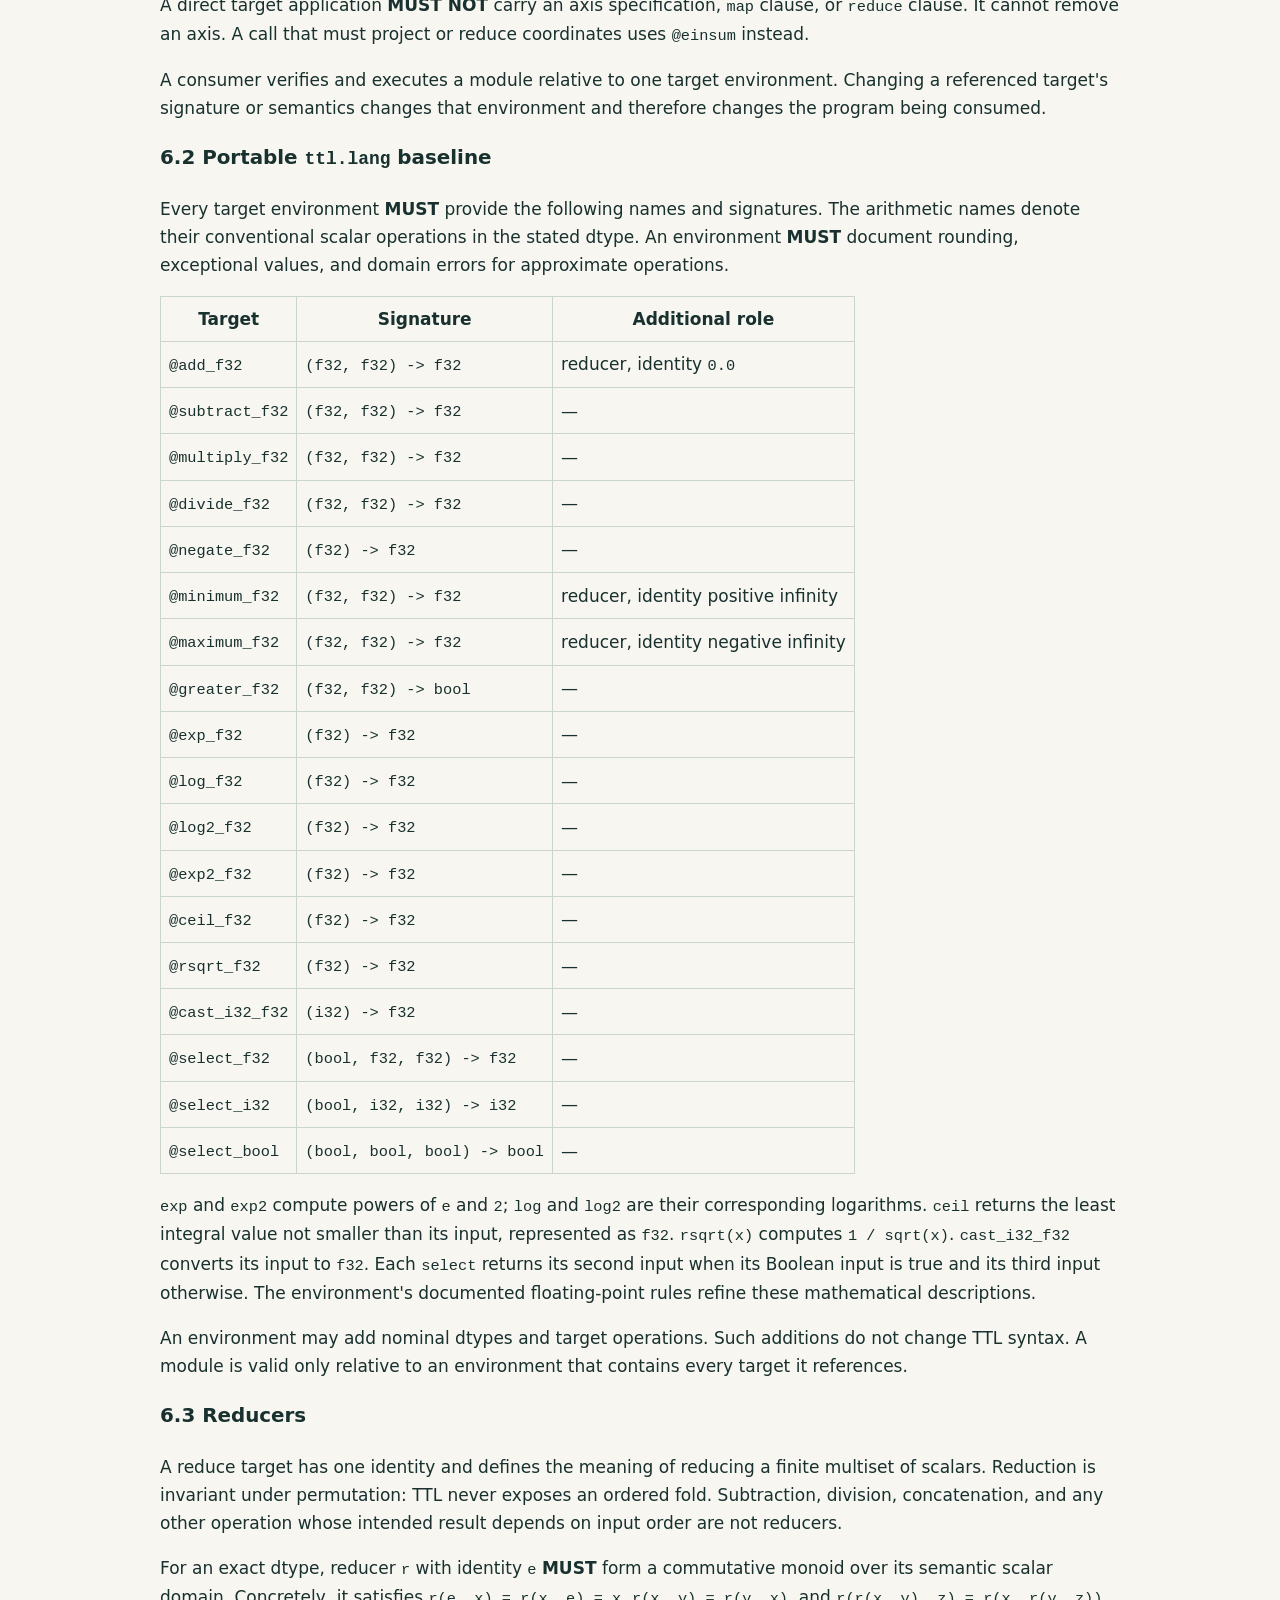
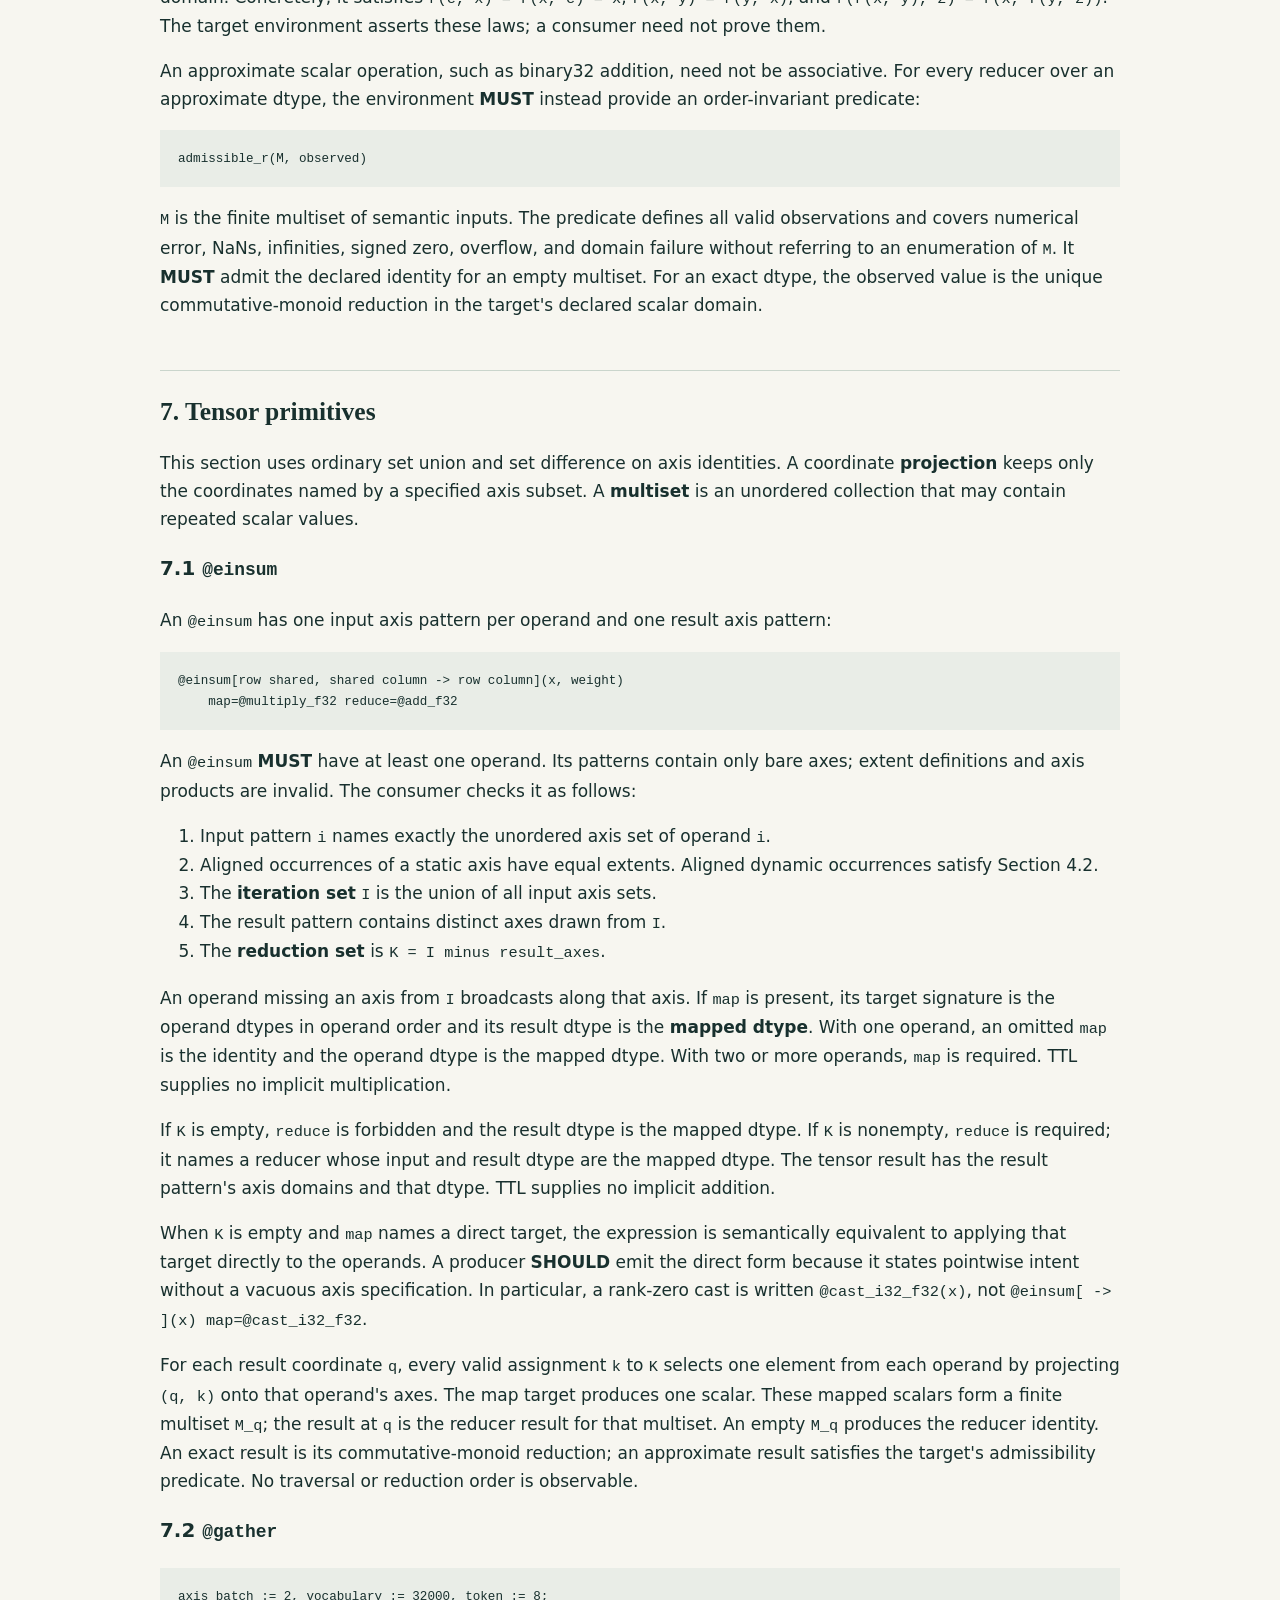
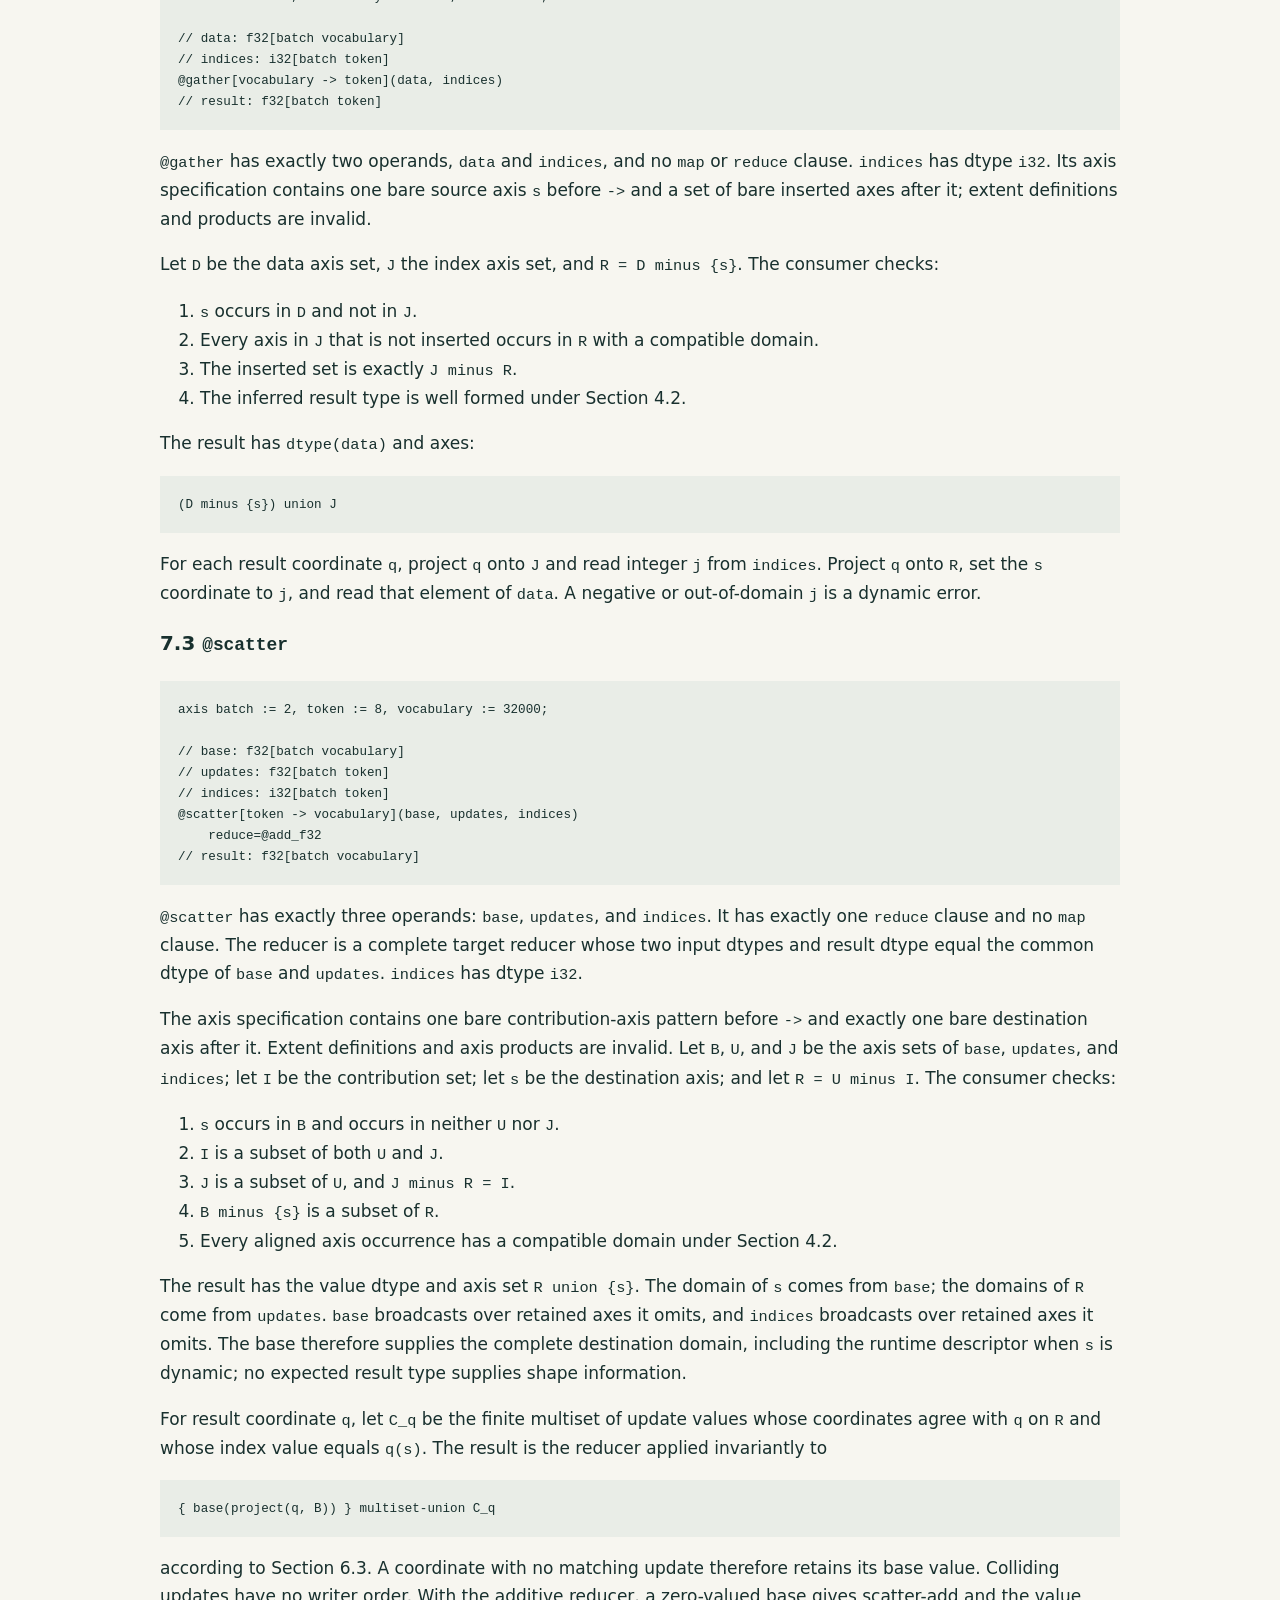
<file: research-page/references/ttl-lrm-1.0.html>
<!DOCTYPE html>
<html xmlns="http://www.w3.org/1999/xhtml" lang="" xml:lang="">
<head>
  <meta charset="utf-8" />
  <meta name="generator" content="pandoc" />
  <meta name="viewport" content="width=device-width, initial-scale=1.0, user-scalable=yes" />
  <title>TTL Language Reference Manual 1.0</title>
  <style>
    /* Default styles provided by pandoc.
    ** See https://pandoc.org/MANUAL.html#variables-for-html for config info.
    */
    code{white-space: pre-wrap;}
    span.smallcaps{font-variant: small-caps;}
    div.columns{display: flex; gap: min(4vw, 1.5em);}
    div.column{flex: auto; overflow-x: auto;}
    div.hanging-indent{margin-left: 1.5em; text-indent: -1.5em;}
    /* The extra [class] is a hack that increases specificity enough to
       override a similar rule in reveal.js */
    ul.task-list[class]{list-style: none;}
    ul.task-list li input[type="checkbox"] {
      font-size: inherit;
      width: 0.8em;
      margin: 0 0.8em 0.2em -1.6em;
      vertical-align: middle;
    }
    .display.math{display: block; text-align: center; margin: 0.5rem auto;}
  </style>
  <link rel="stylesheet" href="manual.css" />
</head>
<body>
<h1 id="ttl-language-reference-manual-10">TTL Language Reference Manual
1.0</h1>
<p>Jianwen Zhu</p>
<p>Version 1.0</p>
<h2 id="status-and-normative-language">Status and normative
language</h2>
<p>This document is the normative definition of TTL 1.0, implemented by
the accompanying reference parser, verifier, and interpreter. It does
not reinterpret artifacts governed by the earlier <a
href="ttl-lrm.html">TTL 0.1 manual</a>.</p>
<p>TTL, the <strong>Tiny Tensor Language</strong>, is a flat, fully
typed, primitive-only language intended as a compact interchange between
tensor frontends, interpreters, and lowering compilers. This manual
defines TTL without requiring knowledge of any source language.</p>
<p>The key words <strong>MUST</strong>, <strong>MUST NOT</strong>,
<strong>REQUIRED</strong>, <strong>SHALL</strong>, <strong>SHALL
NOT</strong>, <strong>SHOULD</strong>, <strong>SHOULD NOT</strong>,
<strong>MAY</strong>, and <strong>OPTIONAL</strong> are to be
interpreted as described by RFC 2119 and RFC 8174 when, and only when,
they appear in bold. In brief, <strong>MUST</strong> and
<strong>REQUIRED</strong> state conformance requirements, <strong>MUST
NOT</strong> states a prohibition, <strong>SHOULD</strong> states a
recommendation that requires a documented reason to disregard, and
<strong>MAY</strong> marks an allowed choice.</p>
<h2 id="1-overview">1. Overview</h2>
<p>TTL describes the mathematical dataflow of a tensor computation after
all source-level composition has been completed. A
<strong>producer</strong> emits TTL. A <strong>consumer</strong> parses
and checks that TTL and may interpret it or lower it to another
representation. One possible producer is an <strong>elaborator</strong>,
a frontend phase that replaces higher-level source constructs with
explicit TTL.</p>
<p>TTL assumes no particular source language. It is itself a small
programming language with the following abstract objects:</p>
<ul>
<li>An <strong>element type</strong>, or <strong>dtype</strong>,
describes one scalar element, such as <code>f32</code>.</li>
<li>An <strong>axis</strong> names one independent coordinate dimension.
Its identity and its extent are separate properties.</li>
<li>An <strong>axis domain</strong> is the set of valid coordinates for
one axis occurrence.</li>
<li>A <strong>tensor</strong> maps every valid combination of its named
coordinates to one element. Its <strong>rank</strong> is its number of
axes; a rank-zero tensor is a <strong>scalar</strong>.</li>
<li>A <strong>tensor type</strong> gives a dtype and a finite set of
named axis domains.</li>
<li>A <strong>value</strong> is an immutable scalar or tensor.</li>
<li>A <strong>module</strong> is one TTL source unit containing axis
declarations, globals, and exports.</li>
<li>A <strong>global</strong> is an immutable module input shared by all
invocations of the module's exports.</li>
<li>An <strong>export</strong> is an externally callable function. Its
parameters and globals are input nodes, its bindings are computation
nodes, and its result references are output edges.</li>
<li>A <strong>primitive expression</strong> is either a pointwise target
application or one of TTL's four coordinate operations:
<code>@einsum</code>, <code>@gather</code>, <code>@scatter</code>, or
<code>@rearrange</code>.</li>
<li>A <strong>target operation</strong> is a pure scalar operation
supplied by the consumer, such as <code>@multiply_f32</code>. It may be
lifted pointwise over tensor operands, used as the map of an
<code>@einsum</code>, or used as a <strong>reducer</strong>, which
combines an unordered collection of mapped scalars using a declared
identity.</li>
</ul>
<p>These objects form a finite <strong>dataflow graph</strong>: a node
is an input, constant, selector, or primitive result, and a directed
edge means that one node consumes another node's value. The graph has no
cycles:</p>
<pre class="text"><code>parameters, globals, scalar literals
                 |
                 v
       primitive and selector bindings
                 |
                 v
           result references</code></pre>
<p>Every reference points to a parameter, global, or earlier binding.
TTL has no source-defined operation, general call expression, recursion,
or compile-time control flow.</p>
<p>A straightforward consumer can therefore be organized as this
pipeline:</p>
<pre class="text"><code>source characters
    -&gt; lexer (tokens)
    -&gt; parser (syntax tree)
    -&gt; name resolver
    -&gt; type and primitive verifier
    -&gt; interpreter or lower-level representation</code></pre>
<p>A <strong>lexer</strong> recognizes the tokens in Section 2.1. A
<strong>parser</strong> recognizes the grammar in Section 2.2. A
<strong>name resolver</strong> connects every name use to its
declaration or binding. A <strong>verifier</strong> applies the
contextual rules in Sections 3 through 8. An interpreter evaluates the
verified graph; a lowering compiler translates it to another
representation. This organization is illustrative, not required:
conformance depends on observable acceptance and semantics, not on
internal compiler phases.</p>
<p>A first implementation need not optimize. It can store each tensor as
a map from named coordinate assignments to scalar values, enumerate the
finite coordinate domains described by each primitive, and materialize
every binding in source order. This direct model is sufficient to
implement all observable TTL semantics. Appendix A gives a compact
implementation sequence.</p>
<p>TTL specifies values and results, not their implementation. Storage,
physical layout, loops, scheduling, tiling, kernels, synchronization,
devices, and host orchestration are outside the language. The graph is
finite, but finiteness does not prescribe coordinate traversal,
reduction grouping, or one bit pattern for approximate floating-point
results.</p>
<p>The consumer supplies a <strong>target environment</strong>
containing scalar dtypes, target signatures, target semantics, and
reducer metadata. Every conforming environment implements the portable
<code>ttl.lang</code> baseline defined in Section 6. Target names are
self-identifying through their <code>@</code> prefix and require no TTL
declaration.</p>
<h3 id="11-complete-introductory-example">1.1 Complete introductory
example</h3>
<pre class="ttl"><code>axis row := 2, shared := 3, column := 4;

global weight: f32[shared column];

export function linear(
    x: f32[row shared]
) -&gt; f32[row column] :=
    let
        %0 = @einsum[
            row shared,
            shared column
            -&gt; row column
        ](x, weight) map=@multiply_f32 reduce=@add_f32
    in
        %0;</code></pre>
<p>The first line declares three axis identities and their extents.
<code>weight</code> is a module input, while <code>x</code> is supplied
on each invocation of <code>linear</code>. The two input patterns of
<code>@einsum</code> describe the axes of <code>x</code> and
<code>weight</code>. Equal axis names align. <code>shared</code> is
absent from the result pattern, so it is reduced; <code>row</code> and
<code>column</code> remain in the result. At every contributing
coordinate the map target multiplies one element of each operand, and
the reduce target adds the mapped values. <code>%0</code> names the
resulting tensor and is the export's result.</p>
<p>Sections 4 through 7 define each of these statements precisely.</p>
<h2 id="2-complete-syntax">2. Complete syntax</h2>
<h3 id="21-lexical-specification">2.1 Lexical specification</h3>
<p>Source text is Unicode, but every TTL token is ASCII. Whitespace and
comments may occur between tokens and are discarded. They cannot occur
within a token. <code>//</code> begins a line comment. <code>/*</code>
and <code>*/</code> delimit a non-nesting block comment. Any non-ASCII
character outside whitespace or a comment is a lexical error.</p>
<pre class="ebnf"><code>id          ::= /[A-Za-z_][A-Za-z0-9_]*/ ;
integer     ::= /0|[1-9][0-9]*/ ;
float       ::= /([0-9]+\.[0-9]*|\.[0-9]+)([eE][+-]?[0-9]+)?/
              | /[0-9]+[eE][+-]?[0-9]+/ ;
at-id       ::= /@[A-Za-z_][A-Za-z0-9_]*/ ;
perc-id     ::= /%(0|[1-9][0-9]*)/ ;
dollar-id   ::= /\$[A-Za-z_][A-Za-z0-9_]*/ ;</code></pre>
<p>Text between <code>/</code> delimiters is a regular expression.
Within it, <code>[abc]</code> matches one listed character,
<code>A-Z</code> denotes a character range, juxtaposition forms a
sequence, <code>|</code> separates alternatives, parentheses group
expressions, <code>X*</code> and <code>X+</code> mean zero-or-more and
one-or-more, <code>X?</code> means optional, and a backslash quotes
punctuation such as <code>.</code> or <code>$</code>.</p>
<p><code>at-id</code>, <code>perc-id</code>, and <code>dollar-id</code>
are each one token; whitespace cannot separate the prefix from its body.
Leading zeroes are forbidden in a multi-digit <code>integer</code> or
<code>perc-id</code> number. Quoted words in the syntactic grammar are
reserved tokens and are not <code>id</code> tokens. Quoted punctuation
in that grammar also denotes tokens.</p>
<h3 id="22-syntactic-grammar">2.2 Syntactic grammar</h3>
<p><code>::=</code> defines a production, <code>|</code> separates
alternatives, adjacent terms form a sequence, and parentheses group
terms. <code>X?</code>, <code>X*</code>, and <code>X+</code> mean
optional, zero-or-more, and one-or-more. Quoted text is literal syntax;
unquoted names are nonterminals defined elsewhere in the grammar.
<code>EOF</code> is the end of the source file.</p>
<pre class="ebnf"><code>program     ::= axis-decl* global* function+ EOF ;
axis-decl   ::= &quot;axis&quot; axis-definition (&quot;,&quot; axis-definition)* &quot;;&quot; ;
axis-definition ::= static-axis-definition | dynamic-axis-definition ;
static-axis-definition ::= id &quot;:=&quot; integer ;
dynamic-axis-definition ::= dollar-id (&quot;over&quot; axis+)? ;
global      ::= &quot;global&quot; id &quot;:&quot; type &quot;;&quot; ;

function    ::= &quot;export&quot; &quot;function&quot; id
                &quot;(&quot; (param (&quot;,&quot; param)*)? &quot;)&quot;
                &quot;-&gt;&quot; results &quot;:=&quot; expr &quot;;&quot; ;
param       ::= id &quot;:&quot; type ;
results     ::= type | &quot;(&quot; type (&quot;,&quot; type)+ &quot;)&quot; ;
type        ::= id (&quot;[&quot; dimension* &quot;]&quot;)? ;
dimension   ::= static-dimension | dynamic-dimension ;
static-dimension ::= id (&quot;:=&quot; integer)? ;
dynamic-dimension ::= dollar-id ;

expr        ::= let-expr | id | perc-id
              | &quot;(&quot; (id | perc-id) (&quot;,&quot; (id | perc-id))+ &quot;)&quot; ;
let-expr    ::= &quot;let&quot; binding (&quot;;&quot; binding)* &quot;in&quot;
                (id | perc-id
                 | &quot;(&quot; (id | perc-id) (&quot;,&quot; (id | perc-id))+ &quot;)&quot;) ;
binding     ::= (id | perc-id) &quot;=&quot;
                (literal | &quot;-&quot; (integer | float | &quot;inf&quot;)
                 | (id | perc-id) selector | primitive) ;

selector    ::= &quot;[&quot; selection (&quot;,&quot; selection)* &quot;]&quot; ;
selection   ::= id &quot;=&quot; integer (&quot;:&quot; integer)? ;

primitive   ::= at-id (&quot;[&quot; axis-spec &quot;]&quot;)?
                &quot;(&quot; (id | perc-id) (&quot;,&quot; (id | perc-id))* &quot;)&quot;
                ((&quot;map&quot; | &quot;reduce&quot;) &quot;=&quot; at-id)* ;
axis-spec   ::= axis-pattern (&quot;,&quot; axis-pattern)* &quot;-&gt;&quot; axis-pattern ;
axis-pattern ::= (axis | id &quot;:=&quot; integer | axis-product)* ;
axis-product ::= axis &quot;:=&quot; &quot;[&quot; axis (&quot;*&quot; axis)+ &quot;]&quot; ;

axis        ::= id | dollar-id ;
literal     ::= integer | float | &quot;inf&quot; | &quot;true&quot; | &quot;false&quot; ;</code></pre>
<p>Thus an axis pattern is a sequence of only three item forms: an axis
<code>a</code>, a static axis whose domain is defined by an extent
<code>a := N</code>, or a one-level axis product
<code>p := [a * b * ...]</code>. The <code>:=</code> token defines an
axis domain, either by an extent or by a product; square brackets
distinguish a structural product from an extent expression, and
<code>*</code> separates the product's ordered factors. A product has at
least two factors, and each factor is only an axis, so the notation
defines neither aliasing nor a recursive or nested axis structure.</p>
<p>The <strong>axis set denoted by a pattern</strong> contains the
identity written by each bare axis or extent definition and the
left-hand, parent identity of each axis product. The factors inside an
axis product are relation metadata; they are not additional members of
that pattern's axis set. Thus
<code>batch hidden := [head * channel]</code> denotes
<code>{batch, hidden}</code>, not
<code>{batch, hidden, head, channel}</code>. Section 7.4 requires
<code>head</code> and <code>channel</code> to occur on the opposite side
of that rearrangement relation.</p>
<p>TTL distinguishes definition from binding. <code>:=</code> defines an
export body or an axis domain; <code>=</code> binds a local value,
selector coordinate or range, or named primitive clause. The two roles
do not overlap.</p>
<p>A primitive operand name is not necessarily a global. It may resolve
to an export parameter, a global, or an earlier binding. Literals enter
the flat dataflow as bindings before a primitive consumes them. For
example:</p>
<pre class="ttl"><code>let
    %0 = 2.0;
    %1 = @einsum[row, -&gt; row](x, %0)
         map=@multiply_f32
in
    %1</code></pre>
<p>Here <code>x</code> is an export parameter, <code>%0</code> is a
local scalar literal binding, and the empty second input pattern denotes
its rank-zero axis set. No global is required.</p>
<p>An integer used as a static extent <strong>MUST</strong> be in
<code>1 .. 2147483647</code>. Empty patterns denote rank-zero tensors.
Section 4.3 defines scalar literal ranges.</p>
<p>The bracketed form names one of the coordinate primitives
<code>@einsum</code>, <code>@gather</code>, <code>@scatter</code>, and
<code>@rearrange</code>. The unbracketed form names a target operation
and is defined in Section 6.1. A direct target application has no
<code>map</code> or <code>reduce</code> clause. The primitive-specific
sections below further restrict patterns, operands, and clauses. A
bracketed primitive contains at most one <code>map</code> clause and at
most one <code>reduce</code> clause. Clause order has no meaning.</p>
<h2 id="3-static-validity-and-names">3. Static validity and names</h2>
<p>Parsing establishes only grammatical structure. A <strong>static
error</strong> is an invalid program that a consumer must reject before
execution. Examples include an unresolved name, an invalid extent, a
type mismatch, and an incompatible primitive axis specification. A
<strong>dynamic error</strong> can be detected only for a particular
invocation, such as an out-of-domain gather index. Section 8 gives the
complete error requirements.</p>
<p>TTL uses distinct namespaces for:</p>
<ul>
<li>concrete axes declared by <code>axis</code>;</li>
<li>dtypes and target operations supplied by the target
environment;</li>
<li>exports declared by <code>export function</code>; and</li>
<li>tensor values: module globals and, within each export, parameters
and bindings.</li>
</ul>
<p>An axis name is resolved only in an axis position, and a dtype is
resolved only at the start of a type. An <code>at-id</code> resolves
only in the target environment. These contextual namespaces allow an
axis and a tensor value to have the same <code>id</code> spelling
without ambiguity.</p>
<p>Global names are distinct. Export names are distinct. Within an
export, parameter and binding names are pairwise distinct and do not
shadow globals. An <code>id</code> used as a value reference resolves to
the unique parameter, earlier binding, or global of that spelling. A
<code>perc-id</code> may name only a binding and must refer to an
earlier binding. Forward references and unresolved references are static
errors. Names in different exports are independent.</p>
<p>The grammar deliberately admits some forms that these and later
contextual rules reject, including duplicate primitive clauses and an
<code>@</code> name used in the wrong role. Such rejection is a static
error, not an alternative parse.</p>
<h2 id="4-axes-and-tensor-types">4. Axes and tensor types</h2>
<h3 id="41-concrete-axis-identities">4.1 Concrete axis identities</h3>
<p>Every axis identity used by a TTL module <strong>MUST</strong> be
declared exactly once. Repeated occurrences of the same name denote the
same concrete identity; no occurrence is a generic placeholder or an
alias.</p>
<p>A <strong>static axis</strong> is written with an <code>id</code>.
Its declaration gives one resolved, positive integer base extent. A
<strong>dynamic axis</strong> is written with a <code>dollar-id</code>.
Its extent is supplied at invocation time and may vary with coordinates
of other axes. The optional <code>over</code> clause declares those
direct dependencies:</p>
<pre class="ttl"><code>axis batch := 2, hidden := 4096,
     $sentence over batch, $token over $sentence;</code></pre>
<p>Let <code>parents(a)</code> be the unordered set written after
<code>over</code>. The strict transitive closure of <code>parents</code>
is the semantic dependency partial order, and <code>support(a)</code> is
the set of all predecessors of <code>a</code>. The graph
<strong>MUST</strong> be acyclic. Declaration order has no meaning.
Every parent <strong>MUST</strong> be a declared axis. A dynamic axis
without <code>over</code> is a root.</p>
<p>For the declaration above:</p>
<pre class="text"><code>support($sentence) = {batch}
support($token)    = {batch, $sentence}</code></pre>
<p>A runtime value containing <code>$sentence</code> carries a length
for each <code>batch</code> coordinate. A value containing
<code>$token</code> carries a length for each
<code>(batch, $sentence)</code> coordinate. For example, an invocation
may supply:</p>
<pre class="text"><code>length_sentence(batch=0) = 3
length_sentence(batch=1) = 2
length_token(batch=0, sentence=0) = 5</code></pre>
<p>These equations describe logical domains; TTL does not prescribe
their memory representation.</p>
<p>A bare static dimension uses its declared extent:</p>
<pre class="ttl"><code>f32[batch hidden]</code></pre>
<p>A dynamic dimension states that its domain is supplied by the runtime
value:</p>
<pre class="ttl"><code>f32[batch $sentence $token]</code></pre>
<p>Its runtime descriptor carries its extent at each support coordinate.
The descriptor <strong>MUST</strong> conform to the module's dependency
partial order. Primitive axis patterns name only identities; their
domains come from typed operands and the primitive's coordinate
relation.</p>
<h3 id="42-tensor-types-and-domains">4.2 Tensor types and domains</h3>
<p>A tensor type is an element dtype and a finite mapping from axis
identities to coordinate domains. It is not an ordered shape:</p>
<pre class="ttl"><code>f32[batch hidden]
f32[hidden batch]</code></pre>
<p>These two spellings denote the same type. A bare static dimension
uses its declared base extent. An explicit <code>a := N</code> gives
that occurrence the positive extent <code>N</code>; this is the form
used for a smaller, reindexed domain produced by a slice. No type
contains one axis identity twice. A dynamic dimension cannot carry an
inline extent.</p>
<p>Consequently, two values may use the same static axis identity with
different local extents, for example <code>f32[token]</code> and
<code>f32[token := 4]</code>. They are not the same tensor type. The
shared identity says that their coordinates have the same meaning; the
local domains say which coordinates each value contains.</p>
<p>A type is <strong>complete</strong> when its dtype is supplied by the
target environment, every axis is declared, every static occurrence has
a resolved positive extent, and every dynamic occurrence has declared
support. Every global, parameter, and export result type
<strong>MUST</strong> be complete.</p>
<p>For dynamic axis <code>$a</code>, its descriptor is a logical
function from coordinate assignments over <code>support(a)</code> to
non-negative extents. A zero extent is valid. At each support
coordinate, valid <code>$a</code> coordinates are
<code>0 .. length_a(s)-1</code>.</p>
<p>Tensor type well-formedness is:</p>
<pre class="text"><code>WF(T[A]) iff
    every axis in A is distinct, and
    for every dynamic d in A: support(d) is a subset of A</code></pre>
<p>Every global, parameter, inferred binding, and result
<strong>MUST</strong> satisfy <code>WF</code>. A runtime descriptor
supplies extents, not additional dependency edges. A tensor operation
cannot remove a predecessor while retaining its dependent dynamic
axis.</p>
<p>Static type equality compares dtypes, axis identities, static
extents, and the declared support of dynamic axes. At invocation time, a
descriptor instantiates each dynamic domain. Whenever an operation
aligns two occurrences of the same dynamic axis, their lengths
<strong>MUST</strong> agree at every aligned support coordinate;
otherwise invocation fails with a dynamic error.</p>
<p>Permuting axis entries in a type or ordinary axis pattern does not
change meaning. The dependency partial order is semantic; textual
enumeration order is not.</p>
<h3 id="43-element-types">4.3 Element types</h3>
<p>A consumer <strong>MUST</strong> provide the mandatory
<code>ttl.lang</code> types <code>bool</code>, <code>i32</code>,
<code>f16</code>, and <code>f32</code> and may provide additional
nominal dtypes. Their value domains are Boolean values, signed 32-bit
two's-complement integers, IEEE 754 binary16, and IEEE 754 binary32,
respectively. There is no implicit dtype conversion. Integer, floating,
and Boolean literals have types <code>i32</code>, <code>f32</code>, and
<code>bool</code>, respectively; TTL has no textual <code>f16</code>
literal.</p>
<p>A non-negative <code>i32</code> literal is in
<code>0 .. 2147483647</code>. A negative literal is <code>-</code>
followed by a magnitude in <code>1 .. 2147483648</code>. A decimal
floating literal is converted to <code>f32</code> using IEEE 754
round-to-nearest, ties-to-even. Overflow and underflow follow binary32
conversion. <code>inf</code> and <code>-inf</code> denote positive and
negative binary32 infinity. TTL has no textual NaN literal, although
target operations and supplied values may produce NaNs.</p>
<p>Dtypes are nominal: two dtype occurrences are equal exactly when
their names identify the same type in the target environment.</p>
<h2 id="5-modules-and-dataflow">5. Modules and dataflow</h2>
<h3 id="51-globals-and-exports">5.1 Globals and exports</h3>
<p>A global is an immutable module input with module-instance lifetime.
The execution environment supplies one well-typed value for every global
before an export is invoked. Globals remain direct references and are
not added to export parameter lists. All invocations on one module
instance observe the same global values. A host may create a different
instance, but TTL defines no operation that mutates an existing instance
or global.</p>
<p>An export has complete parameter and result types. A module contains
one or more exports, and their names are distinct. Parameters retain
source names. Bindings may use human names or generated names such as
<code>%10</code>; names are unique within an export and do not shadow
parameters or globals.</p>
<h3 id="52-bindings-constants-and-results">5.2 Bindings, constants, and
results</h3>
<p>A <code>let</code> is one flat, textual dataflow sequence. Each
binding refers only to parameters, globals, or earlier bindings and
produces one immutable value. Its type is uniquely derived from its
right-hand side; no expected result type may supply missing type
information. The final result contains the declared number of value
references, in result order, and their inferred types equal the export
result types.</p>
<p>A literal binding produces one rank-zero tensor. TTL has no
non-scalar tensor literal. A selector binding derives its type by
Section 5.3. A direct target binding derives its type by Section 6.1,
and a coordinate primitive binding by Section 7. Every binding produces
one value; multiple export results are several graph edges, not a
tuple-valued tensor.</p>
<p>An export body that returns one result is a single reference. A body
that returns multiple results is a parenthesized list of at least two
references. Its arity and each inferred type <strong>MUST</strong> match
the declared result list in the same order.</p>
<h3 id="53-resolved-selectors">5.3 Resolved selectors</h3>
<p>A selector operates on distinct static axes of an earlier value:</p>
<pre class="ttl"><code>axis batch := 2, token := 8, hidden := 64;

// x: f32[batch token hidden]
x[token=3]    // f32[batch hidden]
x[token=2:6]  // f32[batch token := 4 hidden]</code></pre>
<p>For <code>a=i</code>, <code>0 &lt;= i &lt; extent(a)</code> and the
result removes <code>a</code>. For <code>a=begin:end</code>,
<code>0 &lt;= begin &lt; end &lt;= extent(a)</code> and the result
retains <code>a</code> with local extent <code>end-begin</code>,
reindexed from zero. All bounds are resolved integer literals. The
resulting type <strong>MUST</strong> remain well formed; selecting away
a dependency while retaining its dynamic axis is invalid. A range
selection on a support axis restricts the dependent runtime descriptors
to that range and reindexes their support coordinates from zero.</p>
<h2 id="6-scalar-target-environment">6. Scalar target environment</h2>
<h3 id="61-environment-interface">6.1 Environment interface</h3>
<p>The consumer supplies scalar dtypes and <code>@</code> operations.
Every referenced target has an ordered input-dtype list, one result
dtype, and pure scalar semantics. A target may report a dynamic
numerical-domain error for inputs outside its stated domain. A map
target receives one element from each tensor operand in operand order.
TTL performs no implicit scalar conversion.</p>
<p>A direct target application lifts those scalar semantics
pointwise:</p>
<pre class="ttl"><code>%0 = @cast_i32_f32(count);
%1 = @add_f32(x, bias);</code></pre>
<p>The application axis set is the union of its operand axis sets.
Occurrences of the same named axis align and <strong>MUST</strong> have
compatible domains; an operand that lacks an application axis broadcasts
along it. At each application coordinate, the target receives the
element selected from each operand in source operand order. The result
has the target's result dtype and the application axis set. Thus a call
on only rank-zero operands is itself rank zero. Axis enumeration in the
result type remains non-semantic.</p>
<p>A direct target application <strong>MUST NOT</strong> carry an axis
specification, <code>map</code> clause, or <code>reduce</code> clause.
It cannot remove an axis. A call that must project or reduce coordinates
uses <code>@einsum</code> instead.</p>
<p>A consumer verifies and executes a module relative to one target
environment. Changing a referenced target's signature or semantics
changes that environment and therefore changes the program being
consumed.</p>
<h3 id="62-portable-ttllang-baseline">6.2 Portable <code>ttl.lang</code>
baseline</h3>
<p>Every target environment <strong>MUST</strong> provide the following
names and signatures. The arithmetic names denote their conventional
scalar operations in the stated dtype. An environment
<strong>MUST</strong> document rounding, exceptional values, and domain
errors for approximate operations.</p>
<table>
<thead>
<tr>
<th>Target</th>
<th>Signature</th>
<th>Additional role</th>
</tr>
</thead>
<tbody>
<tr>
<td><code>@add_f32</code></td>
<td><code>(f32, f32) -&gt; f32</code></td>
<td>reducer, identity <code>0.0</code></td>
</tr>
<tr>
<td><code>@subtract_f32</code></td>
<td><code>(f32, f32) -&gt; f32</code></td>
<td>—</td>
</tr>
<tr>
<td><code>@multiply_f32</code></td>
<td><code>(f32, f32) -&gt; f32</code></td>
<td>—</td>
</tr>
<tr>
<td><code>@divide_f32</code></td>
<td><code>(f32, f32) -&gt; f32</code></td>
<td>—</td>
</tr>
<tr>
<td><code>@negate_f32</code></td>
<td><code>(f32) -&gt; f32</code></td>
<td>—</td>
</tr>
<tr>
<td><code>@minimum_f32</code></td>
<td><code>(f32, f32) -&gt; f32</code></td>
<td>reducer, identity positive infinity</td>
</tr>
<tr>
<td><code>@maximum_f32</code></td>
<td><code>(f32, f32) -&gt; f32</code></td>
<td>reducer, identity negative infinity</td>
</tr>
<tr>
<td><code>@greater_f32</code></td>
<td><code>(f32, f32) -&gt; bool</code></td>
<td>—</td>
</tr>
<tr>
<td><code>@exp_f32</code></td>
<td><code>(f32) -&gt; f32</code></td>
<td>—</td>
</tr>
<tr>
<td><code>@log_f32</code></td>
<td><code>(f32) -&gt; f32</code></td>
<td>—</td>
</tr>
<tr>
<td><code>@log2_f32</code></td>
<td><code>(f32) -&gt; f32</code></td>
<td>—</td>
</tr>
<tr>
<td><code>@exp2_f32</code></td>
<td><code>(f32) -&gt; f32</code></td>
<td>—</td>
</tr>
<tr>
<td><code>@ceil_f32</code></td>
<td><code>(f32) -&gt; f32</code></td>
<td>—</td>
</tr>
<tr>
<td><code>@rsqrt_f32</code></td>
<td><code>(f32) -&gt; f32</code></td>
<td>—</td>
</tr>
<tr>
<td><code>@cast_i32_f32</code></td>
<td><code>(i32) -&gt; f32</code></td>
<td>—</td>
</tr>
<tr>
<td><code>@select_f32</code></td>
<td><code>(bool, f32, f32) -&gt; f32</code></td>
<td>—</td>
</tr>
<tr>
<td><code>@select_i32</code></td>
<td><code>(bool, i32, i32) -&gt; i32</code></td>
<td>—</td>
</tr>
<tr>
<td><code>@select_bool</code></td>
<td><code>(bool, bool, bool) -&gt; bool</code></td>
<td>—</td>
</tr>
</tbody>
</table>
<p><code>exp</code> and <code>exp2</code> compute powers of
<code>e</code> and <code>2</code>; <code>log</code> and
<code>log2</code> are their corresponding logarithms. <code>ceil</code>
returns the least integral value not smaller than its input, represented
as <code>f32</code>. <code>rsqrt(x)</code> computes
<code>1 / sqrt(x)</code>. <code>cast_i32_f32</code> converts its input
to <code>f32</code>. Each <code>select</code> returns its second input
when its Boolean input is true and its third input otherwise. The
environment's documented floating-point rules refine these mathematical
descriptions.</p>
<p>An environment may add nominal dtypes and target operations. Such
additions do not change TTL syntax. A module is valid only relative to
an environment that contains every target it references.</p>
<h3 id="63-reducers">6.3 Reducers</h3>
<p>A reduce target has one identity and defines the meaning of reducing
a finite multiset of scalars. Reduction is invariant under permutation:
TTL never exposes an ordered fold. Subtraction, division, concatenation,
and any other operation whose intended result depends on input order are
not reducers.</p>
<p>For an exact dtype, reducer <code>r</code> with identity
<code>e</code> <strong>MUST</strong> form a commutative monoid over its
semantic scalar domain. Concretely, it satisfies
<code>r(e, x) = r(x, e) = x</code>, <code>r(x, y) = r(y, x)</code>, and
<code>r(r(x, y), z) = r(x, r(y, z))</code>. The target environment
asserts these laws; a consumer need not prove them.</p>
<p>An approximate scalar operation, such as binary32 addition, need not
be associative. For every reducer over an approximate dtype, the
environment <strong>MUST</strong> instead provide an order-invariant
predicate:</p>
<pre class="text"><code>admissible_r(M, observed)</code></pre>
<p><code>M</code> is the finite multiset of semantic inputs. The
predicate defines all valid observations and covers numerical error,
NaNs, infinities, signed zero, overflow, and domain failure without
referring to an enumeration of <code>M</code>. It <strong>MUST</strong>
admit the declared identity for an empty multiset. For an exact dtype,
the observed value is the unique commutative-monoid reduction in the
target's declared scalar domain.</p>
<h2 id="7-tensor-primitives">7. Tensor primitives</h2>
<p>This section uses ordinary set union and set difference on axis
identities. A coordinate <strong>projection</strong> keeps only the
coordinates named by a specified axis subset. A
<strong>multiset</strong> is an unordered collection that may contain
repeated scalar values.</p>
<h3 id="71-einsum">7.1 <code>@einsum</code></h3>
<p>An <code>@einsum</code> has one input axis pattern per operand and
one result axis pattern:</p>
<pre class="ttl"><code>@einsum[row shared, shared column -&gt; row column](x, weight)
    map=@multiply_f32 reduce=@add_f32</code></pre>
<p>An <code>@einsum</code> <strong>MUST</strong> have at least one
operand. Its patterns contain only bare axes; extent definitions and
axis products are invalid. The consumer checks it as follows:</p>
<ol type="1">
<li>Input pattern <code>i</code> names exactly the unordered axis set of
operand <code>i</code>.</li>
<li>Aligned occurrences of a static axis have equal extents. Aligned
dynamic occurrences satisfy Section 4.2.</li>
<li>The <strong>iteration set</strong> <code>I</code> is the union of
all input axis sets.</li>
<li>The result pattern contains distinct axes drawn from
<code>I</code>.</li>
<li>The <strong>reduction set</strong> is
<code>K = I minus result_axes</code>.</li>
</ol>
<p>An operand missing an axis from <code>I</code> broadcasts along that
axis. If <code>map</code> is present, its target signature is the
operand dtypes in operand order and its result dtype is the
<strong>mapped dtype</strong>. With one operand, an omitted
<code>map</code> is the identity and the operand dtype is the mapped
dtype. With two or more operands, <code>map</code> is required. TTL
supplies no implicit multiplication.</p>
<p>If <code>K</code> is empty, <code>reduce</code> is forbidden and the
result dtype is the mapped dtype. If <code>K</code> is nonempty,
<code>reduce</code> is required; it names a reducer whose input and
result dtype are the mapped dtype. The tensor result has the result
pattern's axis domains and that dtype. TTL supplies no implicit
addition.</p>
<p>When <code>K</code> is empty and <code>map</code> names a direct
target, the expression is semantically equivalent to applying that
target directly to the operands. A producer <strong>SHOULD</strong> emit
the direct form because it states pointwise intent without a vacuous
axis specification. In particular, a rank-zero cast is written
<code>@cast_i32_f32(x)</code>, not
<code>@einsum[ -&gt; ](x) map=@cast_i32_f32</code>.</p>
<p>For each result coordinate <code>q</code>, every valid assignment
<code>k</code> to <code>K</code> selects one element from each operand
by projecting <code>(q, k)</code> onto that operand's axes. The map
target produces one scalar. These mapped scalars form a finite multiset
<code>M_q</code>; the result at <code>q</code> is the reducer result for
that multiset. An empty <code>M_q</code> produces the reducer identity.
An exact result is its commutative-monoid reduction; an approximate
result satisfies the target's admissibility predicate. No traversal or
reduction order is observable.</p>
<h3 id="72-gather">7.2 <code>@gather</code></h3>
<pre class="ttl"><code>axis batch := 2, vocabulary := 32000, token := 8;

// data: f32[batch vocabulary]
// indices: i32[batch token]
@gather[vocabulary -&gt; token](data, indices)
// result: f32[batch token]</code></pre>
<p><code>@gather</code> has exactly two operands, <code>data</code> and
<code>indices</code>, and no <code>map</code> or <code>reduce</code>
clause. <code>indices</code> has dtype <code>i32</code>. Its axis
specification contains one bare source axis <code>s</code> before
<code>-&gt;</code> and a set of bare inserted axes after it; extent
definitions and products are invalid.</p>
<p>Let <code>D</code> be the data axis set, <code>J</code> the index
axis set, and <code>R = D minus {s}</code>. The consumer checks:</p>
<ol type="1">
<li><code>s</code> occurs in <code>D</code> and not in
<code>J</code>.</li>
<li>Every axis in <code>J</code> that is not inserted occurs in
<code>R</code> with a compatible domain.</li>
<li>The inserted set is exactly <code>J minus R</code>.</li>
<li>The inferred result type is well formed under Section 4.2.</li>
</ol>
<p>The result has <code>dtype(data)</code> and axes:</p>
<pre class="text"><code>(D minus {s}) union J</code></pre>
<p>For each result coordinate <code>q</code>, project <code>q</code>
onto <code>J</code> and read integer <code>j</code> from
<code>indices</code>. Project <code>q</code> onto <code>R</code>, set
the <code>s</code> coordinate to <code>j</code>, and read that element
of <code>data</code>. A negative or out-of-domain <code>j</code> is a
dynamic error.</p>
<h3 id="73-scatter">7.3 <code>@scatter</code></h3>
<pre class="ttl"><code>axis batch := 2, token := 8, vocabulary := 32000;

// base: f32[batch vocabulary]
// updates: f32[batch token]
// indices: i32[batch token]
@scatter[token -&gt; vocabulary](base, updates, indices)
    reduce=@add_f32
// result: f32[batch vocabulary]</code></pre>
<p><code>@scatter</code> has exactly three operands: <code>base</code>,
<code>updates</code>, and <code>indices</code>. It has exactly one
<code>reduce</code> clause and no <code>map</code> clause. The reducer
is a complete target reducer whose two input dtypes and result dtype
equal the common dtype of <code>base</code> and <code>updates</code>.
<code>indices</code> has dtype <code>i32</code>.</p>
<p>The axis specification contains one bare contribution-axis pattern
before <code>-&gt;</code> and exactly one bare destination axis after
it. Extent definitions and axis products are invalid. Let
<code>B</code>, <code>U</code>, and <code>J</code> be the axis sets of
<code>base</code>, <code>updates</code>, and <code>indices</code>; let
<code>I</code> be the contribution set; let <code>s</code> be the
destination axis; and let <code>R = U minus I</code>. The consumer
checks:</p>
<ol type="1">
<li><code>s</code> occurs in <code>B</code> and occurs in neither
<code>U</code> nor <code>J</code>.</li>
<li><code>I</code> is a subset of both <code>U</code> and
<code>J</code>.</li>
<li><code>J</code> is a subset of <code>U</code>, and
<code>J minus R = I</code>.</li>
<li><code>B minus {s}</code> is a subset of <code>R</code>.</li>
<li>Every aligned axis occurrence has a compatible domain under Section
4.2.</li>
</ol>
<p>The result has the value dtype and axis set <code>R union {s}</code>.
The domain of <code>s</code> comes from <code>base</code>; the domains
of <code>R</code> come from <code>updates</code>. <code>base</code>
broadcasts over retained axes it omits, and <code>indices</code>
broadcasts over retained axes it omits. The base therefore supplies the
complete destination domain, including the runtime descriptor when
<code>s</code> is dynamic; no expected result type supplies shape
information.</p>
<p>For result coordinate <code>q</code>, let <code>C_q</code> be the
finite multiset of update values whose coordinates agree with
<code>q</code> on <code>R</code> and whose index value equals
<code>q(s)</code>. The result is the reducer applied invariantly to</p>
<pre class="text"><code>{ base(project(q, B)) } multiset-union C_q</code></pre>
<p>according to Section 6.3. A coordinate with no matching update
therefore retains its base value. Colliding updates have no writer
order. With the additive reducer, a zero-valued base gives scatter-add
and the value operation needed as the reverse-mode counterpart of
<code>@gather</code>. A negative index or an index outside the
destination domain at its retained coordinate is a dynamic error.</p>
<h3 id="74-rearrange">7.4 <code>@rearrange</code></h3>
<p>Every <code>@rearrange</code> is exactly one of the following
classes. Its decomposition must be unique. It has no <code>map</code> or
<code>reduce</code> clause and never inspects element values. It has one
input pattern per operand. Each input pattern's denoted axis set and
occurrence domains <strong>MUST</strong> equal its operand's type. The
result pattern's denoted axis set and the relations below determine the
result type.</p>
<p>A <strong>single-source coordinate map</strong> has one operand and
composes disjoint local relations:</p>
<ul>
<li>preserve one axis identity and domain;</li>
<li>relabel one source axis as one distinct result axis with the same
domain;</li>
<li>split or merge one static parent and an ordered factor sequence
declared by <code>parent := [f1 * ... * fn]</code>;</li>
<li>remove a static extent-one source axis or insert a fresh
<code>a := 1</code> result axis; or</li>
<li>replicate along a fresh static result axis <code>a := N</code>,
where <code>N &gt; 1</code>.</li>
</ul>
<p>For example, this expression splits <code>hidden</code> into
<code>head</code> and <code>channel</code>:</p>
<pre class="ttl"><code>axis batch := 2, hidden := 32, head := 4, channel := 8;

// x: f32[batch hidden]
@rearrange[
    batch hidden := [head * channel]
    -&gt; batch head channel
](x)
// result: f32[batch head channel]</code></pre>
<p>Every input and result axis belongs to exactly one relation, and
different relations use disjoint axes. Preserved axes have equal
domains. A relabel is written by one unmatched bare axis on each side,
as in <code>@rearrange[token -&gt; source](x)</code>. The two identities
remain distinct; the operation explicitly transfers coordinates and does
not declare an alias. Their domains are equal. Static relabels require
equal extents. Dynamic relabels require equal support sets and transfer
the source descriptor under the result identity. If more than one
pairing of unmatched axes satisfies these rules, the rearrangement is
ambiguous and invalid.</p>
<p>In a product relation, the parent and factors are pairwise-distinct
static axes. The parent annotation occurs on one side of
<code>-&gt;</code>; its factors occur as axis occurrences on the
opposite side and are metadata, not additional axes on the parent's
side. An extent-defined factor occurrence supplies its local extent; a
bare factor occurrence uses its declared base extent. The parent extent
equals the product of the factor extents. No other source axis may
disappear and no other result axis may appear. For factor extents
<code>n_1 ... n_n</code>:</p>
<pre class="text"><code>extent(parent) = n_1 * ... * n_n
coord(parent) = sum(i=1..n,
                    coord(f_i) * product(j=i+1..n, n_j))</code></pre>
<p>The first equation is checked statically. The second is the
mixed-radix coordinate map; the last factor varies fastest. Splitting
uses the equation as written, and merging uses its unique inverse. A
product has at least two factors; a one-axis relation is forbidden
aliasing. Changing only the written order of preserved axes is the
identity. Unit insertion and removal use their only coordinate, zero.
Replication reads the same source element at every coordinate of the
fresh result axis. Here <strong>fresh</strong> means absent from the
opposite pattern, not undeclared: every axis remains declared at module
scope.</p>
<p>A <strong>multi-source concatenation</strong> has at least two
operands. For a common axis set <code>C</code>, input-specific axes
<code>s_i</code>, and fresh result axis <code>r</code>:</p>
<pre class="ttl"><code>axis batch := 2, left := 3, right := 5, joined := 8;

// a: f32[batch left], b: f32[batch right]
@rearrange[batch left, batch right -&gt; batch joined](a, b)
// result: f32[batch joined]</code></pre>
<pre class="text"><code>axes(input_i) = C union {s_i}
axes(result)  = C union {r}
extent(r, c) = sum(i, extent(s_i, c))</code></pre>
<p>All operands have one common dtype. The <code>s_i</code> and
<code>r</code> identities are pairwise distinct, absent from
<code>C</code>, and either all static or all dynamic. In the static case
the result extent equals the sum of the input-specific extents. In the
dynamic case they have one support set, and the result descriptor is
their pointwise sum. Operand order concatenates coordinates within
<code>r</code>; it does not order tensor axes. Let
<code>offset_i(c)</code> be the sum of the extents of <code>s_j</code>
for operands <code>j &lt; i</code> at shared support coordinate
<code>c</code>. Result coordinate <code>r=k</code> reads the unique
operand <code>i</code> satisfying
<code>offset_i(c) &lt;= k &lt; offset_i(c) + extent(s_i, c)</code>, at
source coordinate <code>s_i = k - offset_i(c)</code>.</p>
<p><code>@rearrange</code> preserves the operand dtype. It does not
gather, scatter, reduce, apply a scalar operation, or otherwise discard
coordinates. Every result must be well formed, and no
coordinate-relation provenance remains in its type.</p>
<h2 id="8-evaluation-and-errors">8. Evaluation and errors</h2>
<p>An invocation begins with one value for every global and export
parameter. Those values <strong>MUST</strong> match their declared
dtypes, static domains, and dynamic descriptor requirements before any
result is observed.</p>
<p>Bindings are written in dependency order. Because values and target
operations are pure, an implementation may evaluate nodes in any order
that follows graph dependencies. Primitive argument order remains
semantic for scalar target signatures and concatenation operand order.
Tensor coordinate traversal is unobservable. A reference implementation
may choose a stable traversal, but a TTL program cannot depend on
it.</p>
<p>Exact reductions produce their unique scalar-domain value.
Approximate reductions produce a value admitted by their target
predicate.</p>
<h3 id="81-required-static-errors">8.1 Required static errors</h3>
<p>A conforming consumer <strong>MUST</strong> reject:</p>
<ul>
<li>lexical or grammatical invalidity;</li>
<li>a duplicate, unresolved, forward, or forbidden shadowing name;</li>
<li>an undeclared axis, invalid extent, cyclic dependency, or unresolved
parent;</li>
<li>an ill-formed tensor type under Section 4.2;</li>
<li>an unknown target or incompatible target signature;</li>
<li>an invalid primitive name, arity, axis pattern, clause, or inferred
type;</li>
<li>a binding whose dependencies are not earlier values; and</li>
<li>export result arity or type disagreement.</li>
</ul>
<h3 id="82-required-dynamic-errors">8.2 Required dynamic errors</h3>
<p>An invocation fails dynamically on:</p>
<ul>
<li>a supplied value that violates a dynamic descriptor
requirement;</li>
<li>incompatible lengths for aligned occurrences of one dynamic
axis;</li>
<li>a negative or out-of-domain gather or scatter index; or</li>
<li>a scalar target numerical-domain failure.</li>
</ul>
<p>Silent positional matching, renaming, truncation, padding, wrapping,
or clamping is forbidden unless an explicit target operation defines
it.</p>
<h2 id="9-conformance">9. Conformance</h2>
<p>A producer of TTL <strong>MUST</strong> emit resolved concrete axis
declarations, including the dynamic-axis dependency partial order,
complete globals and export signatures, valid primitive coordinate
relations, fixed scalar target references, and explicit result edges.
Runtime values supply conforming dynamic descriptors. No consumer-side
specialization or compile-time evaluation may be required to interpret
the emitted module.</p>
<p>An implementation may provide parsing, verification, interpretation,
lowering, or any stated combination. Each implemented part
<strong>MUST</strong> obey this manual and identify the target
environment used.</p>
<p>The language boundary permits small, independently testable
implementation stages: tokenize and parse the complete grammar; resolve
names and construct axis/type tables; verify bindings and infer their
types; then interpret or lower the verified finite graph. This is
implementation guidance, not a separate language profile or course
requirement.</p>
<p>TTL 0.1 artifacts remain governed by their released manual and paired
target environment. This specification makes no compatibility claim that
would reinterpret a TTL 0.1 artifact.</p>
<h2 id="appendix-a-minimal-implementation-guide-non-normative">Appendix
A. Minimal implementation guide (non-normative)</h2>
<p>This appendix suggests one small architecture. It adds no language
rules.</p>
<ol type="1">
<li><strong>Tokenize and parse.</strong> Preserve source locations on
syntax nodes so later errors can name the offending declaration or
expression. Do not perform type inference in the parser.</li>
<li><strong>Build module tables.</strong> Record axes, globals, exports,
dtypes, and target signatures. Reject duplicate declarations. Compute
the transitive support set of every dynamic axis while detecting
dependency cycles.</li>
<li><strong>Represent a type directly.</strong> A useful representation
is <code>(dtype, {axis_identity: domain})</code>; do not use an ordered
tuple of extents as semantic type identity. An implementation may retain
written order for diagnostics or host-data decoding, but type equality
ignores it.</li>
<li><strong>Verify each export topologically.</strong> Seed a value
table with globals and parameters. For each binding, resolve its
operands, apply the selector or primitive rule in Sections 5 and 7, and
record the uniquely inferred result type. Finally compare the referenced
result types with the declared export results.</li>
<li><strong>Interpret by coordinates.</strong> Represent a coordinate as
a map from axis identity to integer. Implement <code>@einsum</code> by
projection and finite-domain enumeration, <code>@gather</code> by
replacing one coordinate, <code>@scatter</code> by grouping updates at
their indexed destination, selectors by restriction and reindexing, and
<code>@rearrange</code> by its explicit coordinate relation.</li>
<li><strong>Separate static and dynamic failures.</strong> Reject
invalid graphs before an invocation. Check supplied shapes, segment
descriptors, gather and scatter indices, and scalar numerical domains
while evaluating a particular invocation.</li>
</ol>
<p>A useful first conformance ladder is: scalar identity; elementwise
unary map; broadcast binary map; one-axis reduction; matrix
multiplication; scalar and range selection; gather; scatter with and
without collisions; split/merge rearrangement; concatenation; and a
dynamic-axis example. At each rung, test both the inferred tensor type
and the coordinate values, plus at least one required rejection.</p>
</body>
</html>
</file>
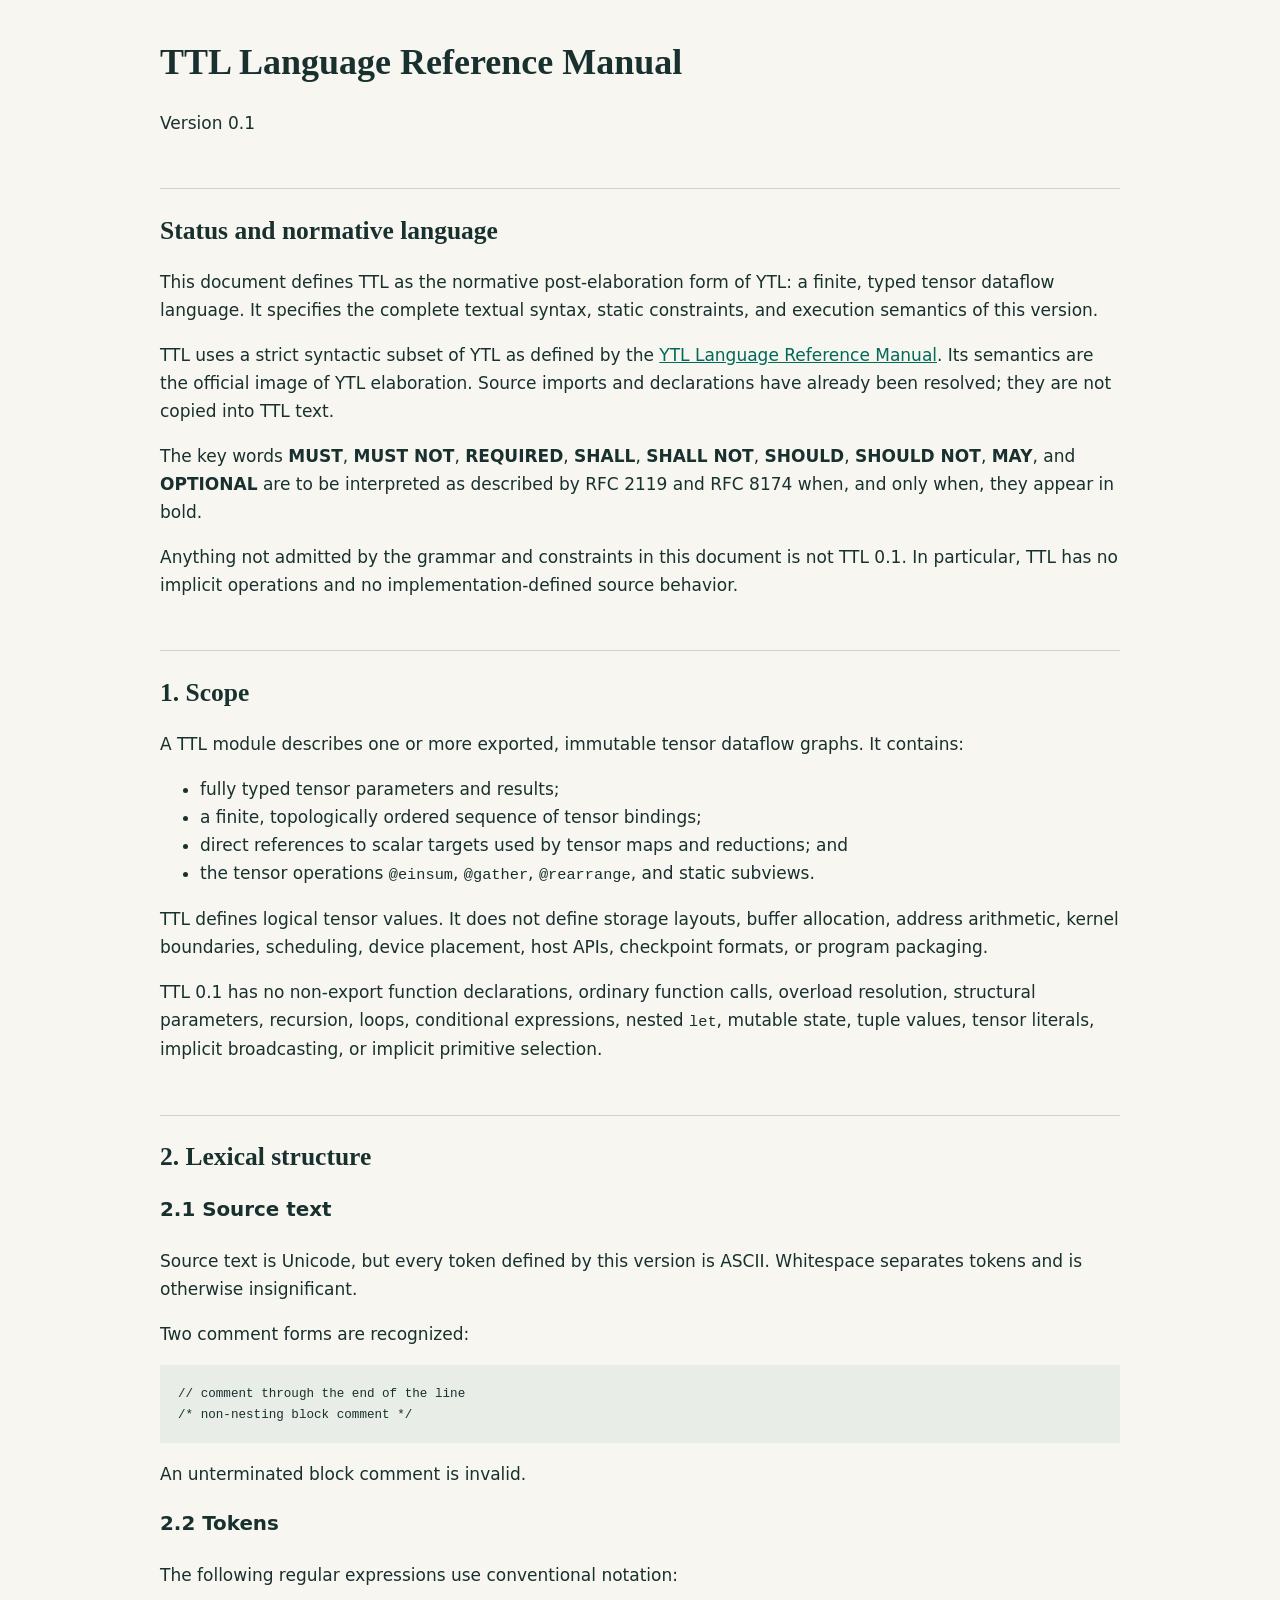
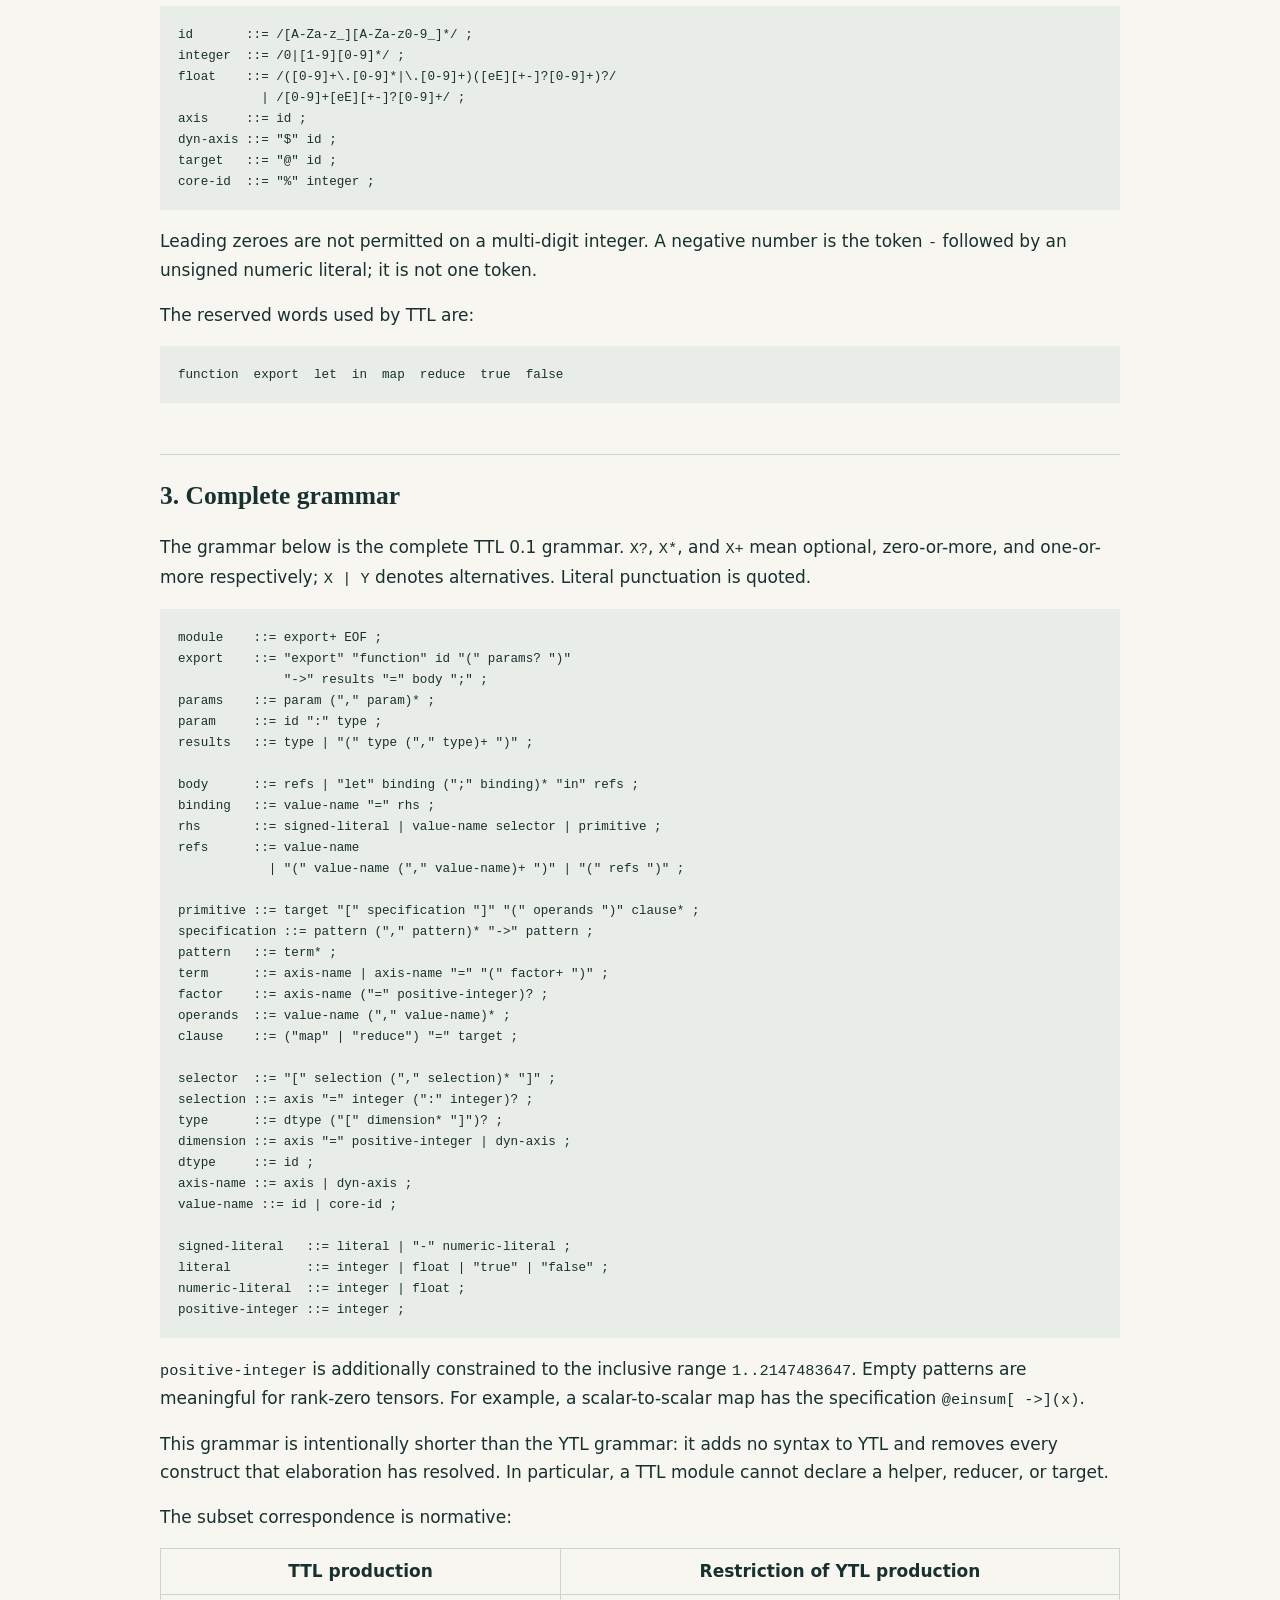
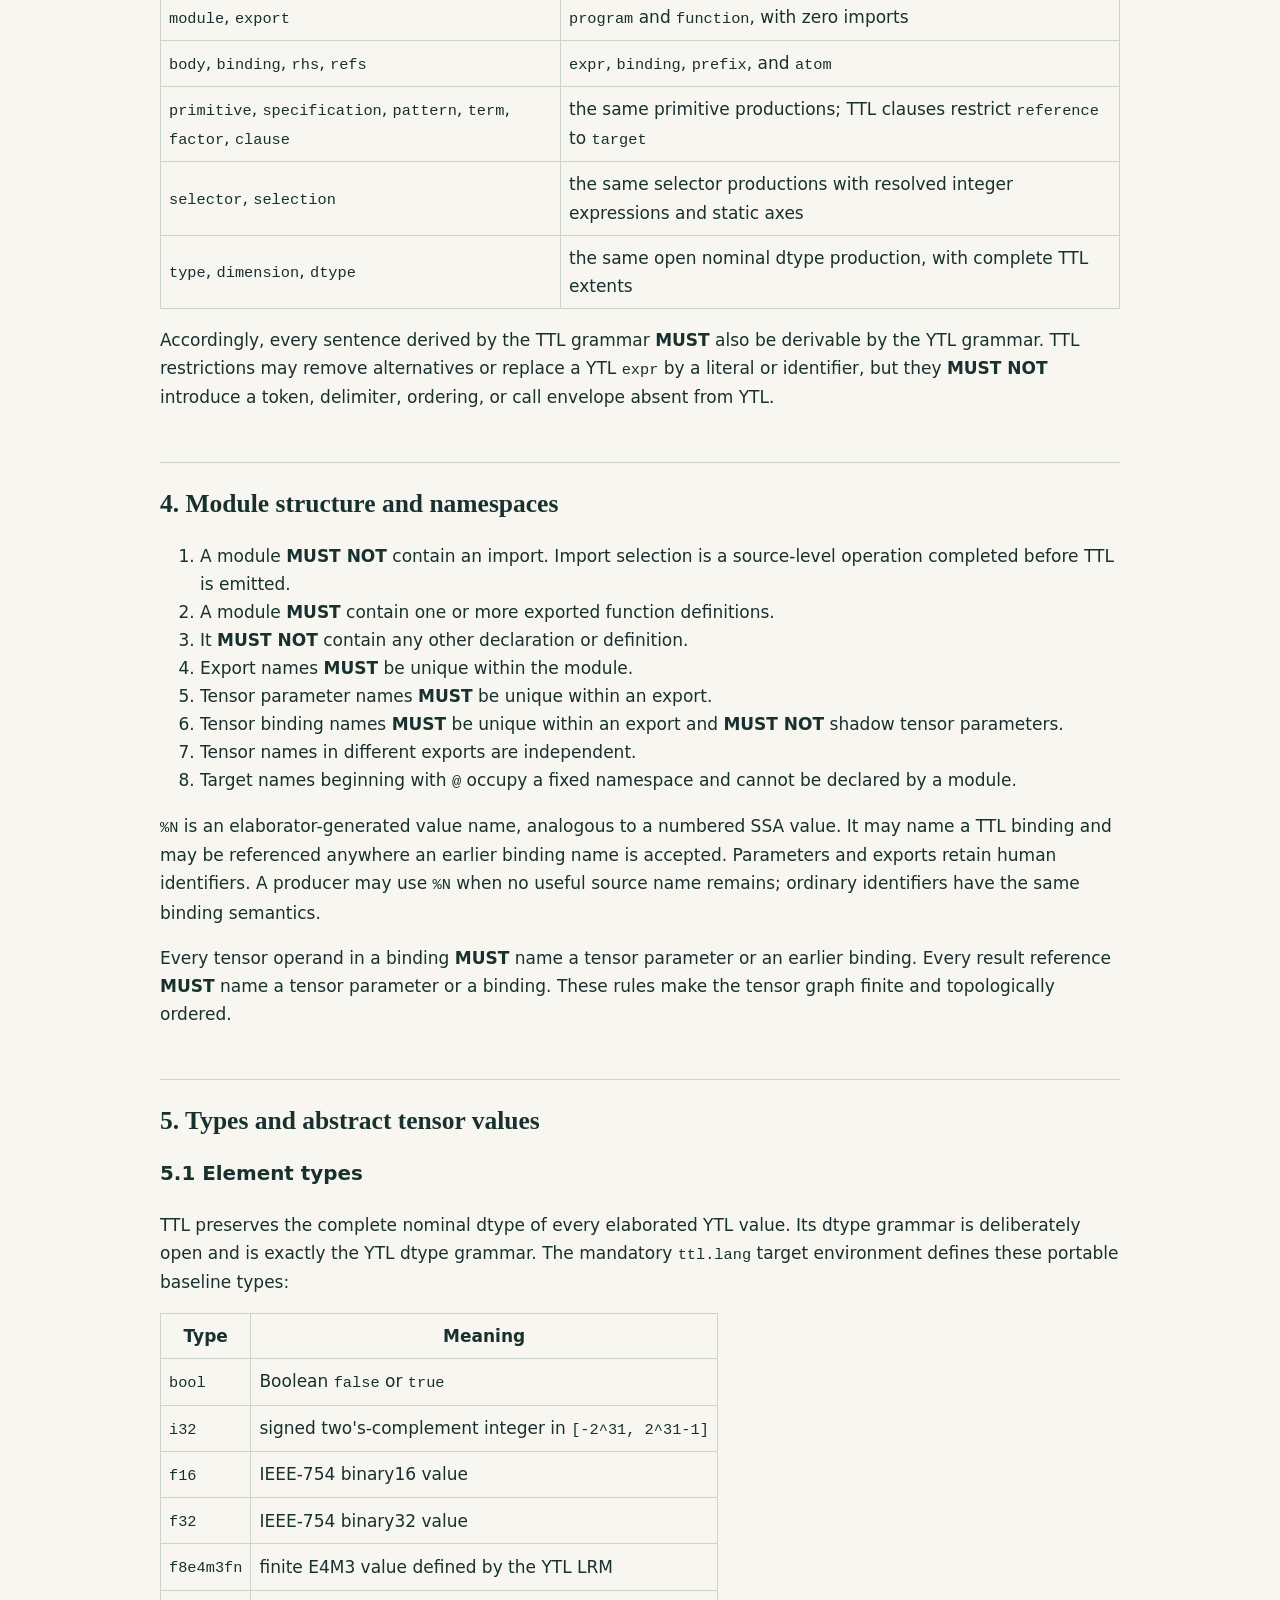
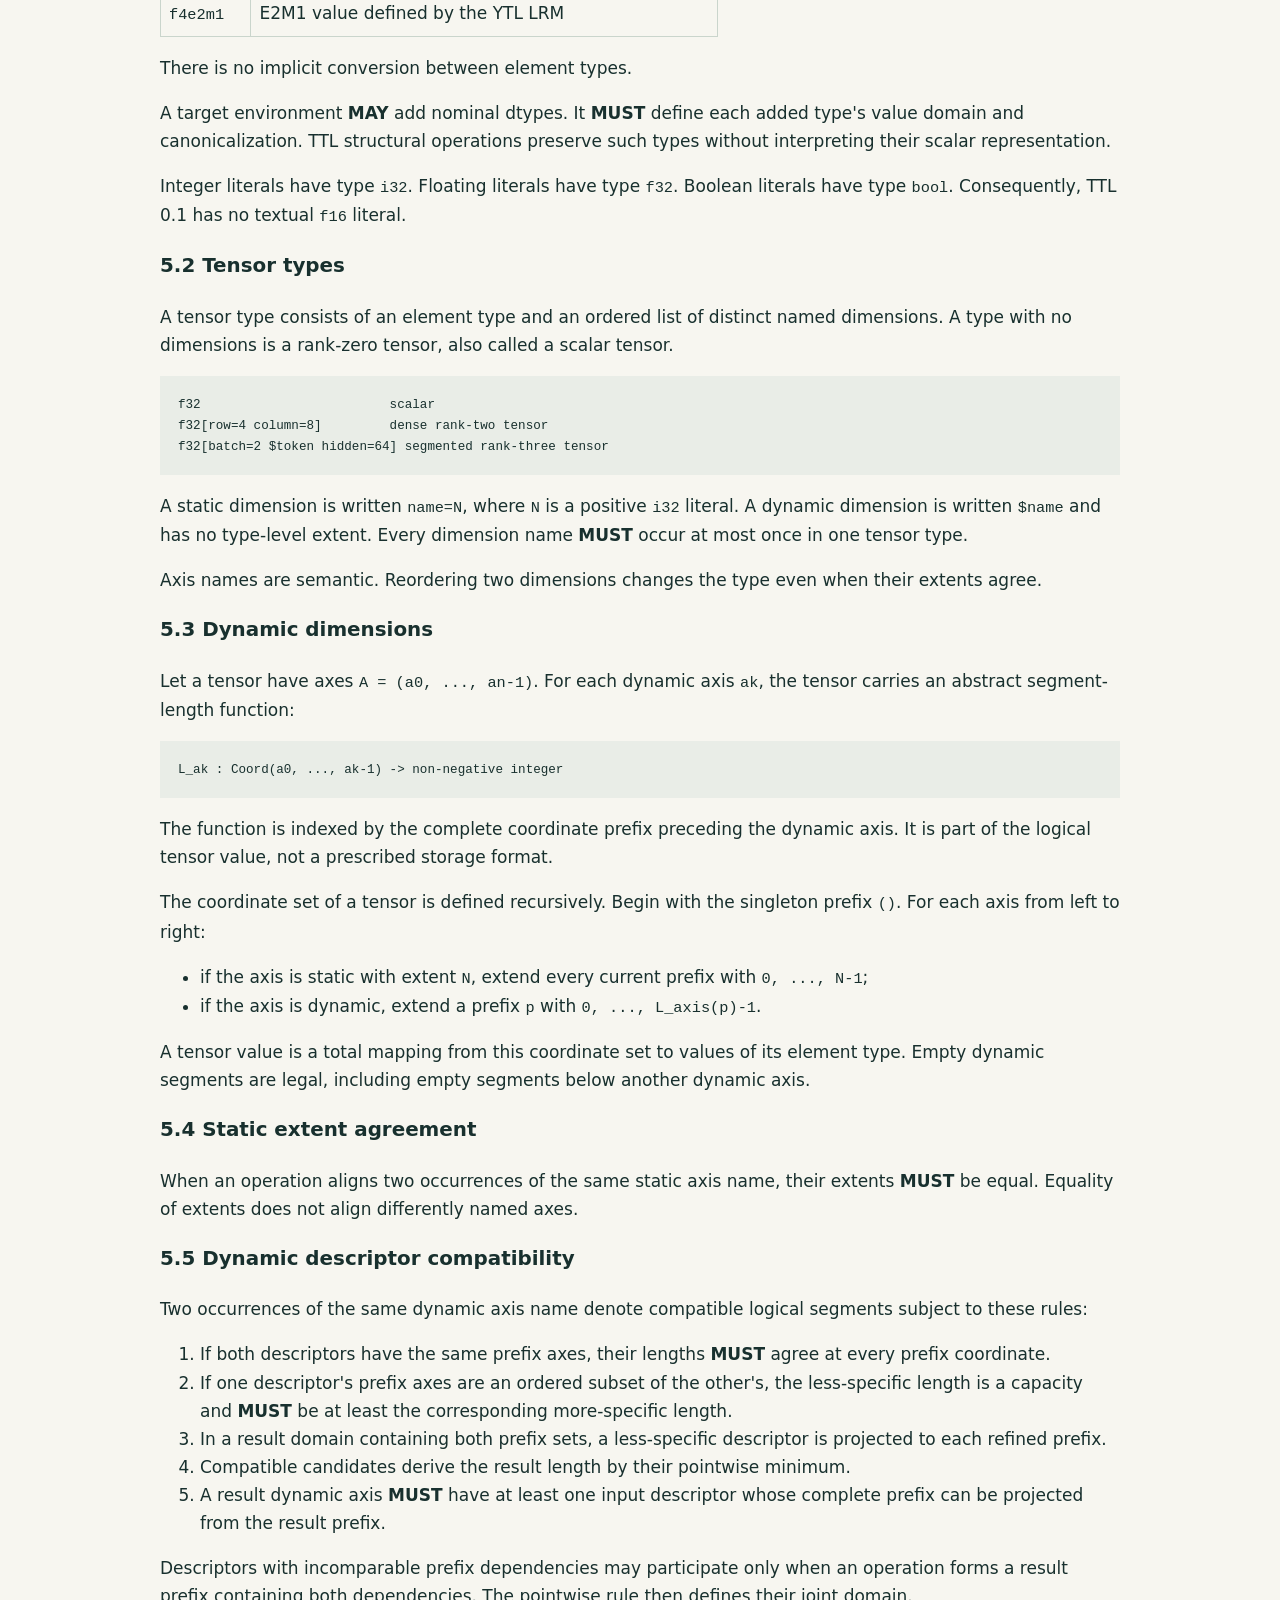
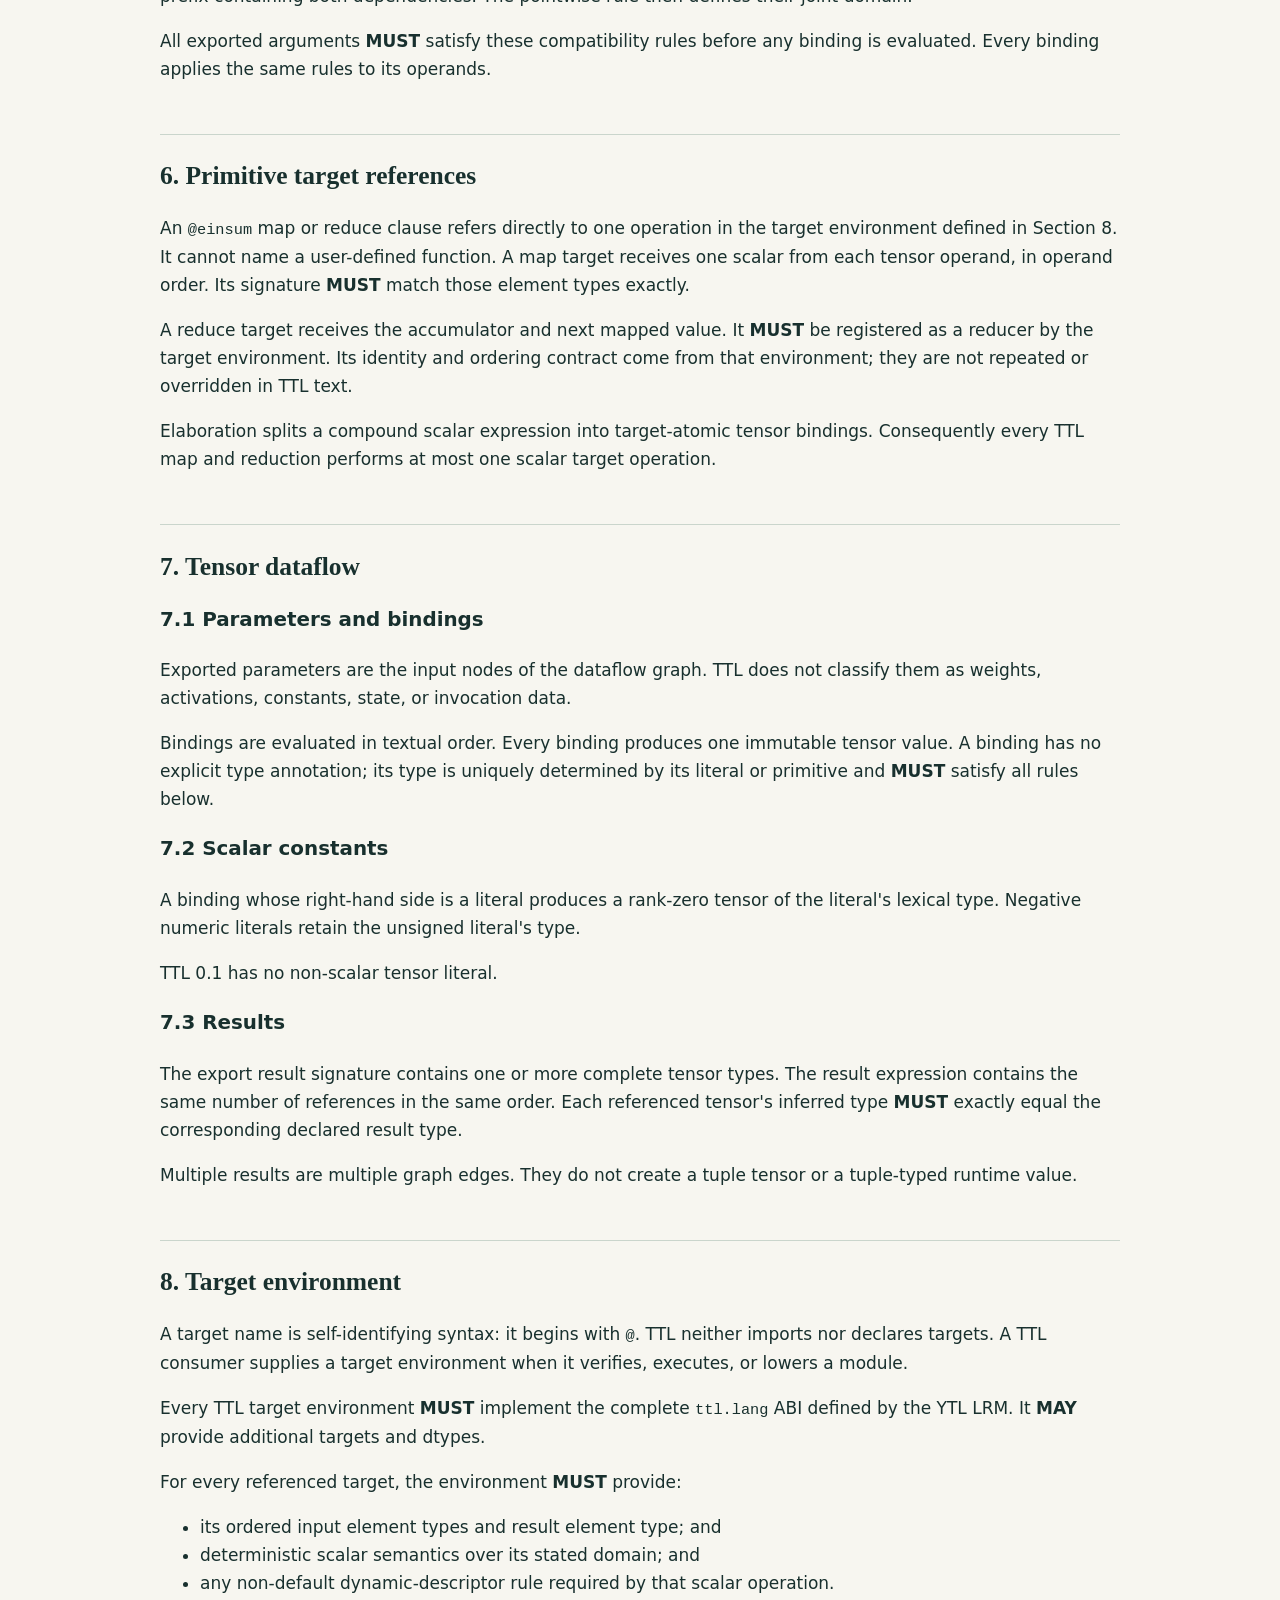
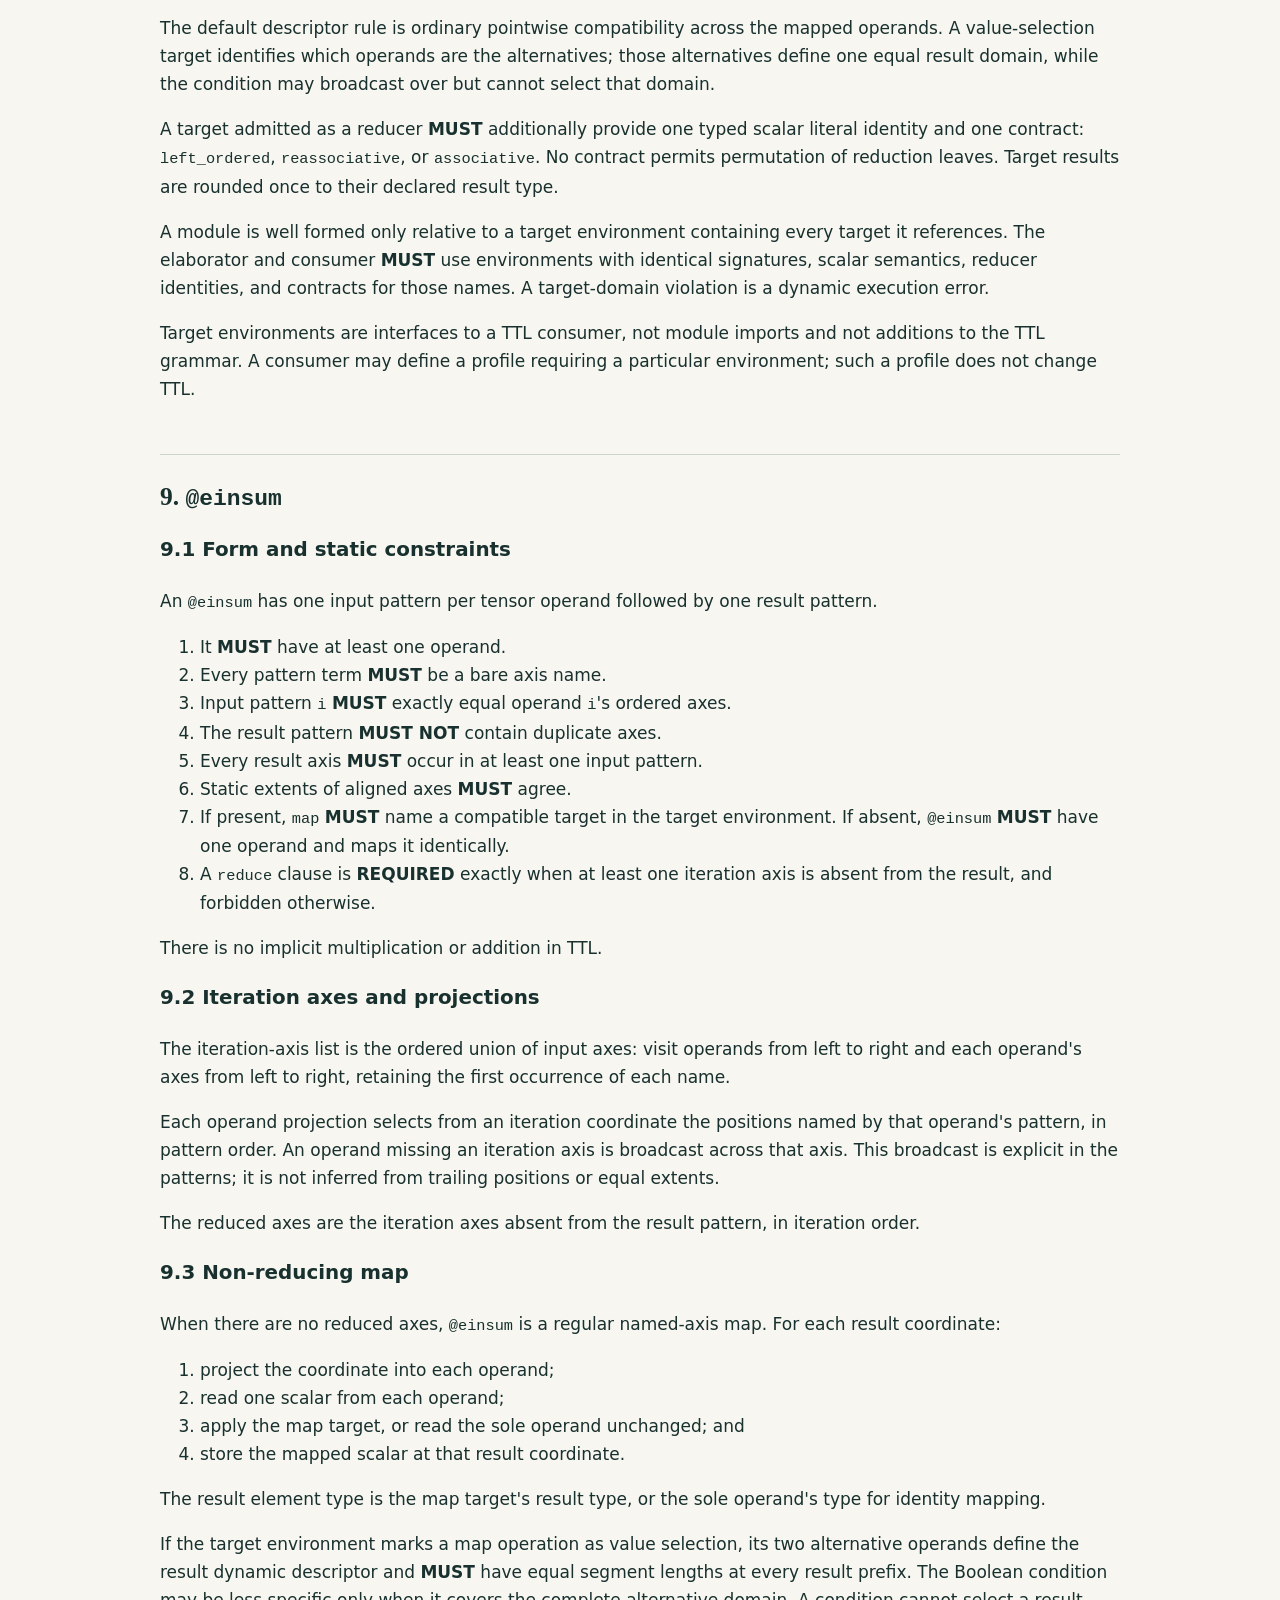
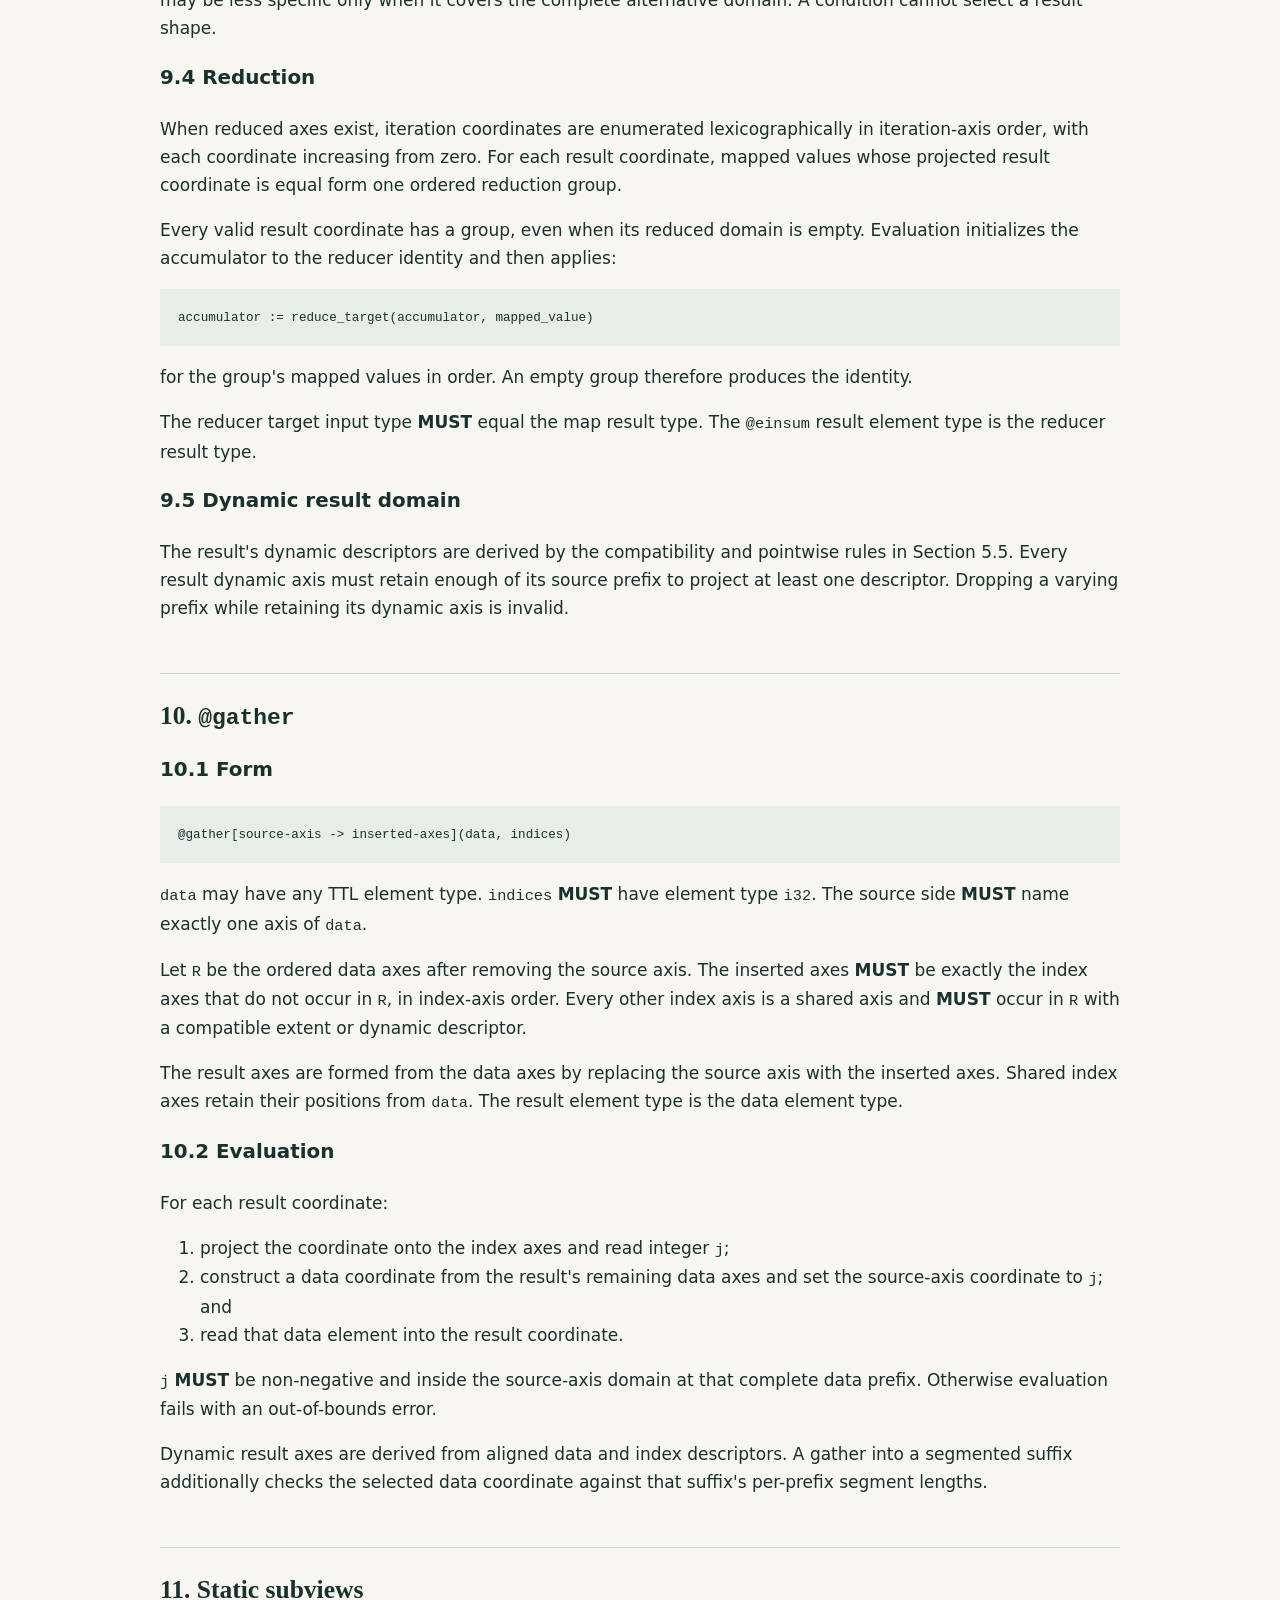
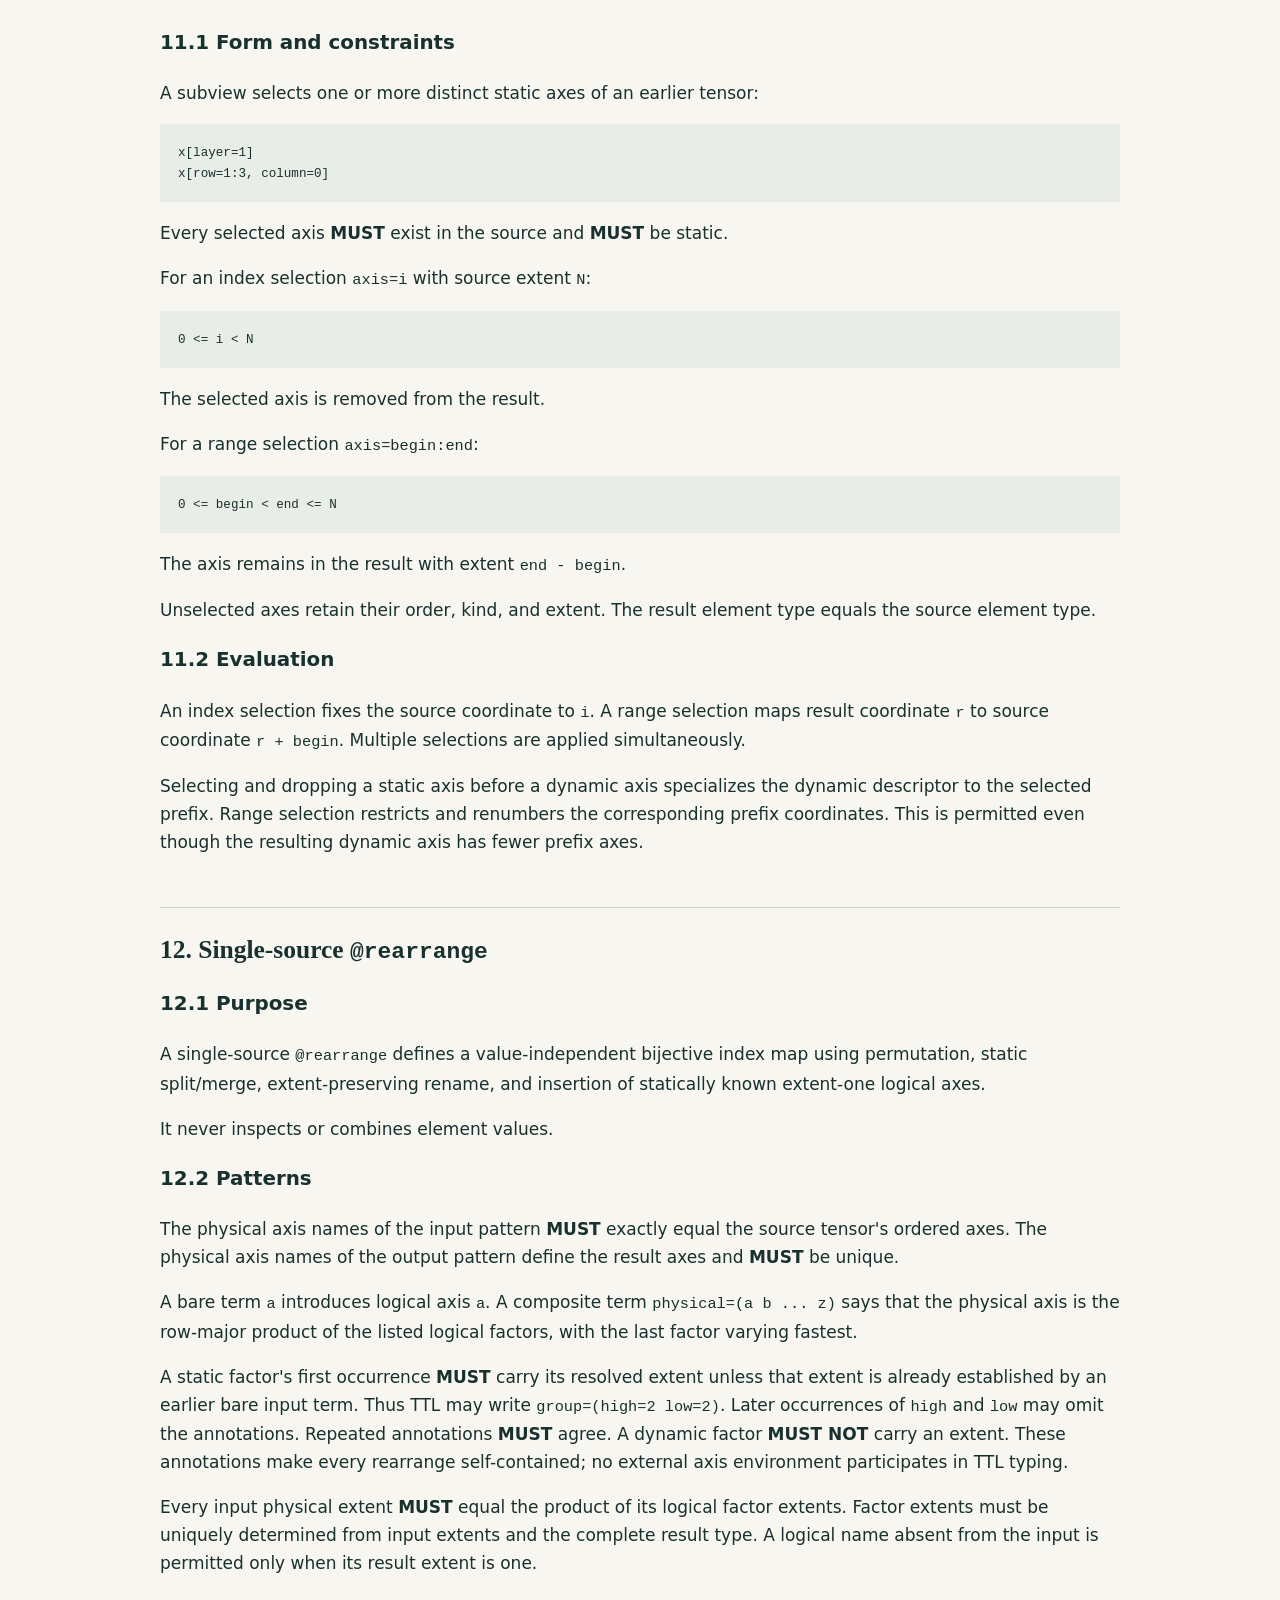
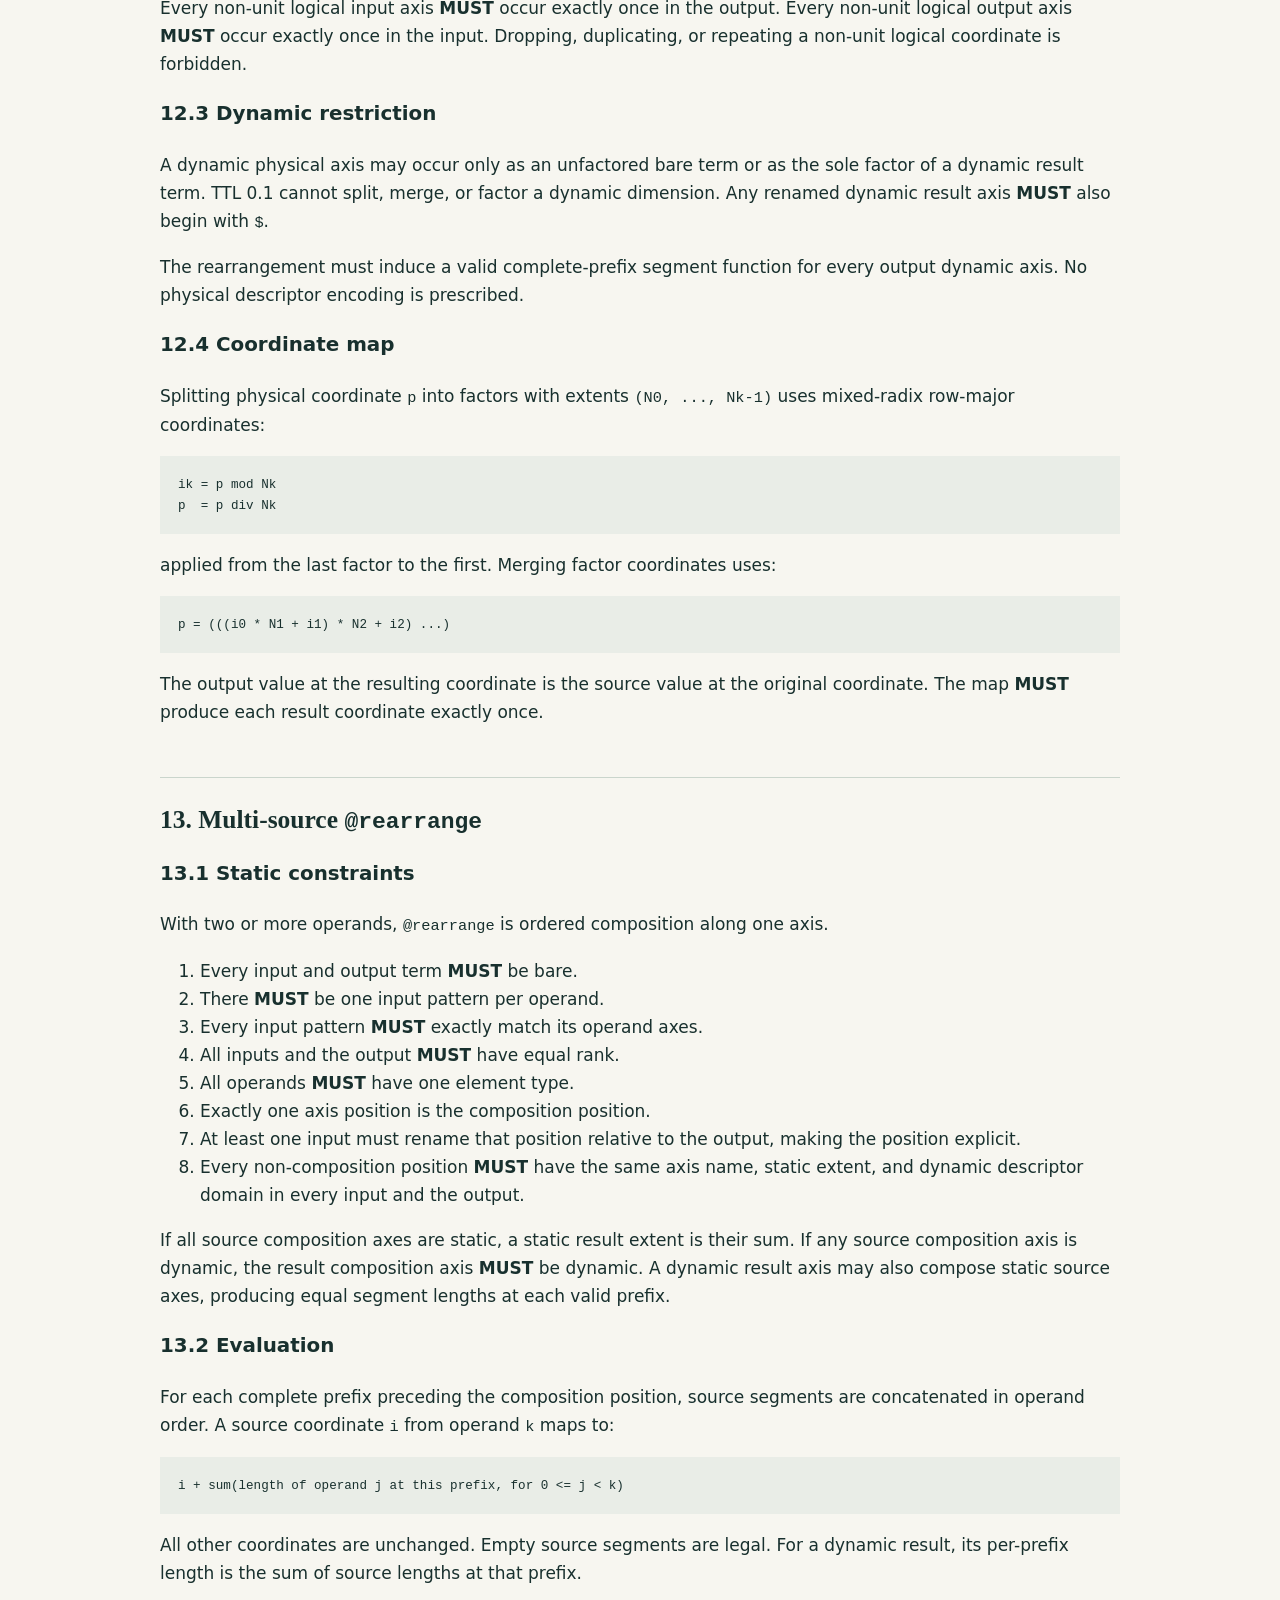
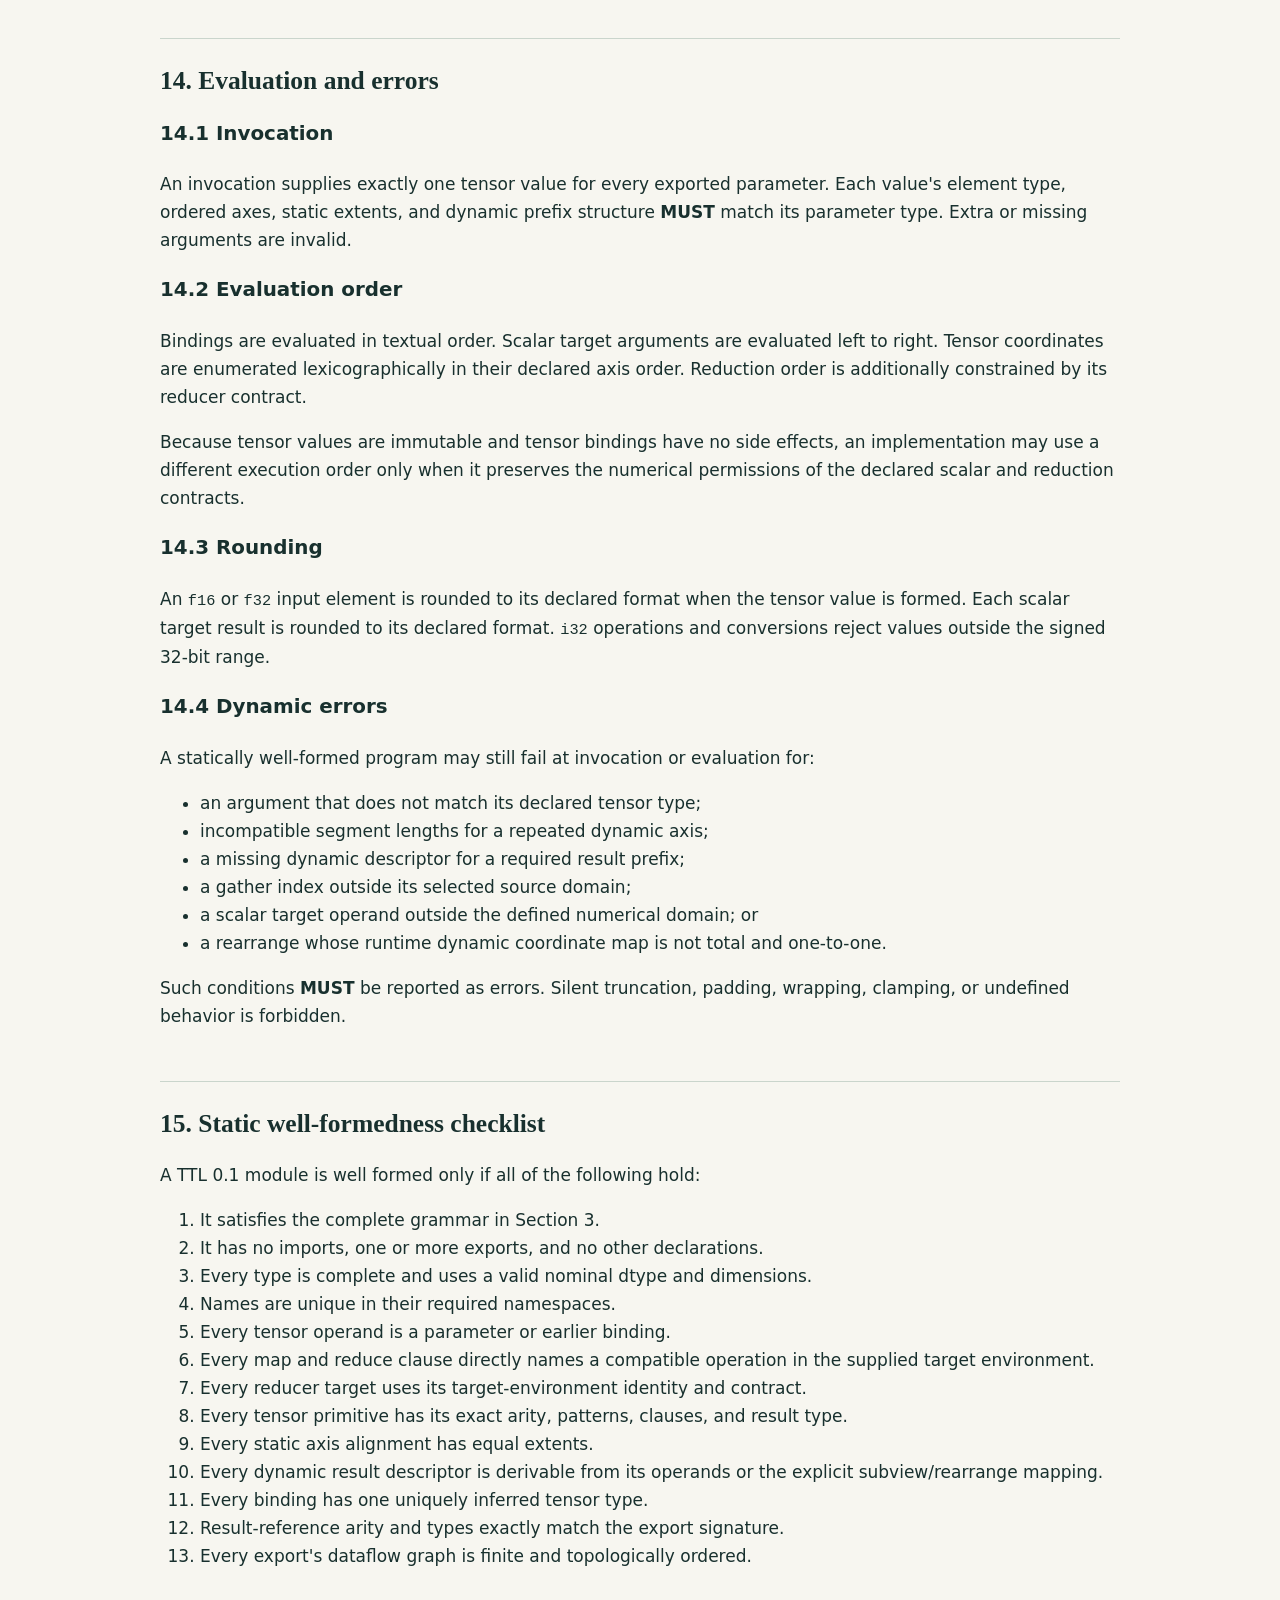
<file: research-page/references/ttl-lrm.html>
<!DOCTYPE html>
<html xmlns="http://www.w3.org/1999/xhtml" lang="" xml:lang="">
<head>
  <meta charset="utf-8" />
  <meta name="generator" content="pandoc" />
  <meta name="viewport" content="width=device-width, initial-scale=1.0, user-scalable=yes" />
  <title>TTL Language Reference Manual</title>
  <style>
    /* Default styles provided by pandoc.
    ** See https://pandoc.org/MANUAL.html#variables-for-html for config info.
    */
    code{white-space: pre-wrap;}
    span.smallcaps{font-variant: small-caps;}
    div.columns{display: flex; gap: min(4vw, 1.5em);}
    div.column{flex: auto; overflow-x: auto;}
    div.hanging-indent{margin-left: 1.5em; text-indent: -1.5em;}
    /* The extra [class] is a hack that increases specificity enough to
       override a similar rule in reveal.js */
    ul.task-list[class]{list-style: none;}
    ul.task-list li input[type="checkbox"] {
      font-size: inherit;
      width: 0.8em;
      margin: 0 0.8em 0.2em -1.6em;
      vertical-align: middle;
    }
    .display.math{display: block; text-align: center; margin: 0.5rem auto;}
  </style>
  <link rel="stylesheet" href="manual.css" />
</head>
<body>
<h1 id="ttl-language-reference-manual">TTL Language Reference
Manual</h1>
<p>Version 0.1</p>
<h2 id="status-and-normative-language">Status and normative
language</h2>
<p>This document defines TTL as the normative post-elaboration form of
YTL: a finite, typed tensor dataflow language. It specifies the complete
textual syntax, static constraints, and execution semantics of this
version.</p>
<p>TTL uses a strict syntactic subset of YTL as defined by the <a
href="ytl-lrm.html">YTL Language Reference Manual</a>. Its semantics are
the official image of YTL elaboration. Source imports and declarations
have already been resolved; they are not copied into TTL text.</p>
<p>The key words <strong>MUST</strong>, <strong>MUST NOT</strong>,
<strong>REQUIRED</strong>, <strong>SHALL</strong>, <strong>SHALL
NOT</strong>, <strong>SHOULD</strong>, <strong>SHOULD NOT</strong>,
<strong>MAY</strong>, and <strong>OPTIONAL</strong> are to be
interpreted as described by RFC 2119 and RFC 8174 when, and only when,
they appear in bold.</p>
<p>Anything not admitted by the grammar and constraints in this document
is not TTL 0.1. In particular, TTL has no implicit operations and no
implementation-defined source behavior.</p>
<h2 id="1-scope">1. Scope</h2>
<p>A TTL module describes one or more exported, immutable tensor
dataflow graphs. It contains:</p>
<ul>
<li>fully typed tensor parameters and results;</li>
<li>a finite, topologically ordered sequence of tensor bindings;</li>
<li>direct references to scalar targets used by tensor maps and
reductions; and</li>
<li>the tensor operations <code>@einsum</code>, <code>@gather</code>,
<code>@rearrange</code>, and static subviews.</li>
</ul>
<p>TTL defines logical tensor values. It does not define storage
layouts, buffer allocation, address arithmetic, kernel boundaries,
scheduling, device placement, host APIs, checkpoint formats, or program
packaging.</p>
<p>TTL 0.1 has no non-export function declarations, ordinary function
calls, overload resolution, structural parameters, recursion, loops,
conditional expressions, nested <code>let</code>, mutable state, tuple
values, tensor literals, implicit broadcasting, or implicit primitive
selection.</p>
<h2 id="2-lexical-structure">2. Lexical structure</h2>
<h3 id="21-source-text">2.1 Source text</h3>
<p>Source text is Unicode, but every token defined by this version is
ASCII. Whitespace separates tokens and is otherwise insignificant.</p>
<p>Two comment forms are recognized:</p>
<pre class="text"><code>// comment through the end of the line
/* non-nesting block comment */</code></pre>
<p>An unterminated block comment is invalid.</p>
<h3 id="22-tokens">2.2 Tokens</h3>
<p>The following regular expressions use conventional notation:</p>
<pre class="ebnf"><code>id       ::= /[A-Za-z_][A-Za-z0-9_]*/ ;
integer  ::= /0|[1-9][0-9]*/ ;
float    ::= /([0-9]+\.[0-9]*|\.[0-9]+)([eE][+-]?[0-9]+)?/
           | /[0-9]+[eE][+-]?[0-9]+/ ;
axis     ::= id ;
dyn-axis ::= &quot;$&quot; id ;
target   ::= &quot;@&quot; id ;
core-id  ::= &quot;%&quot; integer ;</code></pre>
<p>Leading zeroes are not permitted on a multi-digit integer. A negative
number is the token <code>-</code> followed by an unsigned numeric
literal; it is not one token.</p>
<p>The reserved words used by TTL are:</p>
<pre class="text"><code>function  export  let  in  map  reduce  true  false</code></pre>
<h2 id="3-complete-grammar">3. Complete grammar</h2>
<p>The grammar below is the complete TTL 0.1 grammar. <code>X?</code>,
<code>X*</code>, and <code>X+</code> mean optional, zero-or-more, and
one-or-more respectively; <code>X | Y</code> denotes alternatives.
Literal punctuation is quoted.</p>
<pre class="ebnf"><code>module    ::= export+ EOF ;
export    ::= &quot;export&quot; &quot;function&quot; id &quot;(&quot; params? &quot;)&quot;
              &quot;-&gt;&quot; results &quot;=&quot; body &quot;;&quot; ;
params    ::= param (&quot;,&quot; param)* ;
param     ::= id &quot;:&quot; type ;
results   ::= type | &quot;(&quot; type (&quot;,&quot; type)+ &quot;)&quot; ;

body      ::= refs | &quot;let&quot; binding (&quot;;&quot; binding)* &quot;in&quot; refs ;
binding   ::= value-name &quot;=&quot; rhs ;
rhs       ::= signed-literal | value-name selector | primitive ;
refs      ::= value-name
            | &quot;(&quot; value-name (&quot;,&quot; value-name)+ &quot;)&quot; | &quot;(&quot; refs &quot;)&quot; ;

primitive ::= target &quot;[&quot; specification &quot;]&quot; &quot;(&quot; operands &quot;)&quot; clause* ;
specification ::= pattern (&quot;,&quot; pattern)* &quot;-&gt;&quot; pattern ;
pattern   ::= term* ;
term      ::= axis-name | axis-name &quot;=&quot; &quot;(&quot; factor+ &quot;)&quot; ;
factor    ::= axis-name (&quot;=&quot; positive-integer)? ;
operands  ::= value-name (&quot;,&quot; value-name)* ;
clause    ::= (&quot;map&quot; | &quot;reduce&quot;) &quot;=&quot; target ;

selector  ::= &quot;[&quot; selection (&quot;,&quot; selection)* &quot;]&quot; ;
selection ::= axis &quot;=&quot; integer (&quot;:&quot; integer)? ;
type      ::= dtype (&quot;[&quot; dimension* &quot;]&quot;)? ;
dimension ::= axis &quot;=&quot; positive-integer | dyn-axis ;
dtype     ::= id ;
axis-name ::= axis | dyn-axis ;
value-name ::= id | core-id ;

signed-literal   ::= literal | &quot;-&quot; numeric-literal ;
literal          ::= integer | float | &quot;true&quot; | &quot;false&quot; ;
numeric-literal  ::= integer | float ;
positive-integer ::= integer ;</code></pre>
<p><code>positive-integer</code> is additionally constrained to the
inclusive range <code>1..2147483647</code>. Empty patterns are
meaningful for rank-zero tensors. For example, a scalar-to-scalar map
has the specification <code>@einsum[ -&gt;](x)</code>.</p>
<p>This grammar is intentionally shorter than the YTL grammar: it adds
no syntax to YTL and removes every construct that elaboration has
resolved. In particular, a TTL module cannot declare a helper, reducer,
or target.</p>
<p>The subset correspondence is normative:</p>
<table>
<thead>
<tr>
<th>TTL production</th>
<th>Restriction of YTL production</th>
</tr>
</thead>
<tbody>
<tr>
<td><code>module</code>, <code>export</code></td>
<td><code>program</code> and <code>function</code>, with zero
imports</td>
</tr>
<tr>
<td><code>body</code>, <code>binding</code>, <code>rhs</code>,
<code>refs</code></td>
<td><code>expr</code>, <code>binding</code>, <code>prefix</code>, and
<code>atom</code></td>
</tr>
<tr>
<td><code>primitive</code>, <code>specification</code>,
<code>pattern</code>, <code>term</code>, <code>factor</code>,
<code>clause</code></td>
<td>the same primitive productions; TTL clauses restrict
<code>reference</code> to <code>target</code></td>
</tr>
<tr>
<td><code>selector</code>, <code>selection</code></td>
<td>the same selector productions with resolved integer expressions and
static axes</td>
</tr>
<tr>
<td><code>type</code>, <code>dimension</code>, <code>dtype</code></td>
<td>the same open nominal dtype production, with complete TTL
extents</td>
</tr>
</tbody>
</table>
<p>Accordingly, every sentence derived by the TTL grammar
<strong>MUST</strong> also be derivable by the YTL grammar. TTL
restrictions may remove alternatives or replace a YTL <code>expr</code>
by a literal or identifier, but they <strong>MUST NOT</strong> introduce
a token, delimiter, ordering, or call envelope absent from YTL.</p>
<h2 id="4-module-structure-and-namespaces">4. Module structure and
namespaces</h2>
<ol type="1">
<li>A module <strong>MUST NOT</strong> contain an import. Import
selection is a source-level operation completed before TTL is
emitted.</li>
<li>A module <strong>MUST</strong> contain one or more exported function
definitions.</li>
<li>It <strong>MUST NOT</strong> contain any other declaration or
definition.</li>
<li>Export names <strong>MUST</strong> be unique within the module.</li>
<li>Tensor parameter names <strong>MUST</strong> be unique within an
export.</li>
<li>Tensor binding names <strong>MUST</strong> be unique within an
export and <strong>MUST NOT</strong> shadow tensor parameters.</li>
<li>Tensor names in different exports are independent.</li>
<li>Target names beginning with <code>@</code> occupy a fixed namespace
and cannot be declared by a module.</li>
</ol>
<p><code>%N</code> is an elaborator-generated value name, analogous to a
numbered SSA value. It may name a TTL binding and may be referenced
anywhere an earlier binding name is accepted. Parameters and exports
retain human identifiers. A producer may use <code>%N</code> when no
useful source name remains; ordinary identifiers have the same binding
semantics.</p>
<p>Every tensor operand in a binding <strong>MUST</strong> name a tensor
parameter or an earlier binding. Every result reference
<strong>MUST</strong> name a tensor parameter or a binding. These rules
make the tensor graph finite and topologically ordered.</p>
<h2 id="5-types-and-abstract-tensor-values">5. Types and abstract tensor
values</h2>
<h3 id="51-element-types">5.1 Element types</h3>
<p>TTL preserves the complete nominal dtype of every elaborated YTL
value. Its dtype grammar is deliberately open and is exactly the YTL
dtype grammar. The mandatory <code>ttl.lang</code> target environment
defines these portable baseline types:</p>
<table>
<thead>
<tr>
<th>Type</th>
<th>Meaning</th>
</tr>
</thead>
<tbody>
<tr>
<td><code>bool</code></td>
<td>Boolean <code>false</code> or <code>true</code></td>
</tr>
<tr>
<td><code>i32</code></td>
<td>signed two's-complement integer in <code>[-2^31, 2^31-1]</code></td>
</tr>
<tr>
<td><code>f16</code></td>
<td>IEEE-754 binary16 value</td>
</tr>
<tr>
<td><code>f32</code></td>
<td>IEEE-754 binary32 value</td>
</tr>
<tr>
<td><code>f8e4m3fn</code></td>
<td>finite E4M3 value defined by the YTL LRM</td>
</tr>
<tr>
<td><code>f4e2m1</code></td>
<td>E2M1 value defined by the YTL LRM</td>
</tr>
</tbody>
</table>
<p>There is no implicit conversion between element types.</p>
<p>A target environment <strong>MAY</strong> add nominal dtypes. It
<strong>MUST</strong> define each added type's value domain and
canonicalization. TTL structural operations preserve such types without
interpreting their scalar representation.</p>
<p>Integer literals have type <code>i32</code>. Floating literals have
type <code>f32</code>. Boolean literals have type <code>bool</code>.
Consequently, TTL 0.1 has no textual <code>f16</code> literal.</p>
<h3 id="52-tensor-types">5.2 Tensor types</h3>
<p>A tensor type consists of an element type and an ordered list of
distinct named dimensions. A type with no dimensions is a rank-zero
tensor, also called a scalar tensor.</p>
<pre class="text"><code>f32                         scalar
f32[row=4 column=8]         dense rank-two tensor
f32[batch=2 $token hidden=64] segmented rank-three tensor</code></pre>
<p>A static dimension is written <code>name=N</code>, where
<code>N</code> is a positive <code>i32</code> literal. A dynamic
dimension is written <code>$name</code> and has no type-level extent.
Every dimension name <strong>MUST</strong> occur at most once in one
tensor type.</p>
<p>Axis names are semantic. Reordering two dimensions changes the type
even when their extents agree.</p>
<h3 id="53-dynamic-dimensions">5.3 Dynamic dimensions</h3>
<p>Let a tensor have axes <code>A = (a0, ..., an-1)</code>. For each
dynamic axis <code>ak</code>, the tensor carries an abstract
segment-length function:</p>
<pre class="text"><code>L_ak : Coord(a0, ..., ak-1) -&gt; non-negative integer</code></pre>
<p>The function is indexed by the complete coordinate prefix preceding
the dynamic axis. It is part of the logical tensor value, not a
prescribed storage format.</p>
<p>The coordinate set of a tensor is defined recursively. Begin with the
singleton prefix <code>()</code>. For each axis from left to right:</p>
<ul>
<li>if the axis is static with extent <code>N</code>, extend every
current prefix with <code>0, ..., N-1</code>;</li>
<li>if the axis is dynamic, extend a prefix <code>p</code> with
<code>0, ..., L_axis(p)-1</code>.</li>
</ul>
<p>A tensor value is a total mapping from this coordinate set to values
of its element type. Empty dynamic segments are legal, including empty
segments below another dynamic axis.</p>
<h3 id="54-static-extent-agreement">5.4 Static extent agreement</h3>
<p>When an operation aligns two occurrences of the same static axis
name, their extents <strong>MUST</strong> be equal. Equality of extents
does not align differently named axes.</p>
<h3 id="55-dynamic-descriptor-compatibility">5.5 Dynamic descriptor
compatibility</h3>
<p>Two occurrences of the same dynamic axis name denote compatible
logical segments subject to these rules:</p>
<ol type="1">
<li>If both descriptors have the same prefix axes, their lengths
<strong>MUST</strong> agree at every prefix coordinate.</li>
<li>If one descriptor's prefix axes are an ordered subset of the
other's, the less-specific length is a capacity and
<strong>MUST</strong> be at least the corresponding more-specific
length.</li>
<li>In a result domain containing both prefix sets, a less-specific
descriptor is projected to each refined prefix.</li>
<li>Compatible candidates derive the result length by their pointwise
minimum.</li>
<li>A result dynamic axis <strong>MUST</strong> have at least one input
descriptor whose complete prefix can be projected from the result
prefix.</li>
</ol>
<p>Descriptors with incomparable prefix dependencies may participate
only when an operation forms a result prefix containing both
dependencies. The pointwise rule then defines their joint domain.</p>
<p>All exported arguments <strong>MUST</strong> satisfy these
compatibility rules before any binding is evaluated. Every binding
applies the same rules to its operands.</p>
<h2 id="6-primitive-target-references">6. Primitive target
references</h2>
<p>An <code>@einsum</code> map or reduce clause refers directly to one
operation in the target environment defined in Section 8. It cannot name
a user-defined function. A map target receives one scalar from each
tensor operand, in operand order. Its signature <strong>MUST</strong>
match those element types exactly.</p>
<p>A reduce target receives the accumulator and next mapped value. It
<strong>MUST</strong> be registered as a reducer by the target
environment. Its identity and ordering contract come from that
environment; they are not repeated or overridden in TTL text.</p>
<p>Elaboration splits a compound scalar expression into target-atomic
tensor bindings. Consequently every TTL map and reduction performs at
most one scalar target operation.</p>
<h2 id="7-tensor-dataflow">7. Tensor dataflow</h2>
<h3 id="71-parameters-and-bindings">7.1 Parameters and bindings</h3>
<p>Exported parameters are the input nodes of the dataflow graph. TTL
does not classify them as weights, activations, constants, state, or
invocation data.</p>
<p>Bindings are evaluated in textual order. Every binding produces one
immutable tensor value. A binding has no explicit type annotation; its
type is uniquely determined by its literal or primitive and
<strong>MUST</strong> satisfy all rules below.</p>
<h3 id="72-scalar-constants">7.2 Scalar constants</h3>
<p>A binding whose right-hand side is a literal produces a rank-zero
tensor of the literal's lexical type. Negative numeric literals retain
the unsigned literal's type.</p>
<p>TTL 0.1 has no non-scalar tensor literal.</p>
<h3 id="73-results">7.3 Results</h3>
<p>The export result signature contains one or more complete tensor
types. The result expression contains the same number of references in
the same order. Each referenced tensor's inferred type
<strong>MUST</strong> exactly equal the corresponding declared result
type.</p>
<p>Multiple results are multiple graph edges. They do not create a tuple
tensor or a tuple-typed runtime value.</p>
<h2 id="8-target-environment">8. Target environment</h2>
<p>A target name is self-identifying syntax: it begins with
<code>@</code>. TTL neither imports nor declares targets. A TTL consumer
supplies a target environment when it verifies, executes, or lowers a
module.</p>
<p>Every TTL target environment <strong>MUST</strong> implement the
complete <code>ttl.lang</code> ABI defined by the YTL LRM. It
<strong>MAY</strong> provide additional targets and dtypes.</p>
<p>For every referenced target, the environment <strong>MUST</strong>
provide:</p>
<ul>
<li>its ordered input element types and result element type; and</li>
<li>deterministic scalar semantics over its stated domain; and</li>
<li>any non-default dynamic-descriptor rule required by that scalar
operation.</li>
</ul>
<p>The default descriptor rule is ordinary pointwise compatibility
across the mapped operands. A value-selection target identifies which
operands are the alternatives; those alternatives define one equal
result domain, while the condition may broadcast over but cannot select
that domain.</p>
<p>A target admitted as a reducer <strong>MUST</strong> additionally
provide one typed scalar literal identity and one contract:
<code>left_ordered</code>, <code>reassociative</code>, or
<code>associative</code>. No contract permits permutation of reduction
leaves. Target results are rounded once to their declared result
type.</p>
<p>A module is well formed only relative to a target environment
containing every target it references. The elaborator and consumer
<strong>MUST</strong> use environments with identical signatures, scalar
semantics, reducer identities, and contracts for those names. A
target-domain violation is a dynamic execution error.</p>
<p>Target environments are interfaces to a TTL consumer, not module
imports and not additions to the TTL grammar. A consumer may define a
profile requiring a particular environment; such a profile does not
change TTL.</p>
<h2 id="9-einsum">9. <code>@einsum</code></h2>
<h3 id="91-form-and-static-constraints">9.1 Form and static
constraints</h3>
<p>An <code>@einsum</code> has one input pattern per tensor operand
followed by one result pattern.</p>
<ol type="1">
<li>It <strong>MUST</strong> have at least one operand.</li>
<li>Every pattern term <strong>MUST</strong> be a bare axis name.</li>
<li>Input pattern <code>i</code> <strong>MUST</strong> exactly equal
operand <code>i</code>'s ordered axes.</li>
<li>The result pattern <strong>MUST NOT</strong> contain duplicate
axes.</li>
<li>Every result axis <strong>MUST</strong> occur in at least one input
pattern.</li>
<li>Static extents of aligned axes <strong>MUST</strong> agree.</li>
<li>If present, <code>map</code> <strong>MUST</strong> name a compatible
target in the target environment. If absent, <code>@einsum</code>
<strong>MUST</strong> have one operand and maps it identically.</li>
<li>A <code>reduce</code> clause is <strong>REQUIRED</strong> exactly
when at least one iteration axis is absent from the result, and
forbidden otherwise.</li>
</ol>
<p>There is no implicit multiplication or addition in TTL.</p>
<h3 id="92-iteration-axes-and-projections">9.2 Iteration axes and
projections</h3>
<p>The iteration-axis list is the ordered union of input axes: visit
operands from left to right and each operand's axes from left to right,
retaining the first occurrence of each name.</p>
<p>Each operand projection selects from an iteration coordinate the
positions named by that operand's pattern, in pattern order. An operand
missing an iteration axis is broadcast across that axis. This broadcast
is explicit in the patterns; it is not inferred from trailing positions
or equal extents.</p>
<p>The reduced axes are the iteration axes absent from the result
pattern, in iteration order.</p>
<h3 id="93-non-reducing-map">9.3 Non-reducing map</h3>
<p>When there are no reduced axes, <code>@einsum</code> is a regular
named-axis map. For each result coordinate:</p>
<ol type="1">
<li>project the coordinate into each operand;</li>
<li>read one scalar from each operand;</li>
<li>apply the map target, or read the sole operand unchanged; and</li>
<li>store the mapped scalar at that result coordinate.</li>
</ol>
<p>The result element type is the map target's result type, or the sole
operand's type for identity mapping.</p>
<p>If the target environment marks a map operation as value selection,
its two alternative operands define the result dynamic descriptor and
<strong>MUST</strong> have equal segment lengths at every result prefix.
The Boolean condition may be less specific only when it covers the
complete alternative domain. A condition cannot select a result
shape.</p>
<h3 id="94-reduction">9.4 Reduction</h3>
<p>When reduced axes exist, iteration coordinates are enumerated
lexicographically in iteration-axis order, with each coordinate
increasing from zero. For each result coordinate, mapped values whose
projected result coordinate is equal form one ordered reduction
group.</p>
<p>Every valid result coordinate has a group, even when its reduced
domain is empty. Evaluation initializes the accumulator to the reducer
identity and then applies:</p>
<pre class="text"><code>accumulator := reduce_target(accumulator, mapped_value)</code></pre>
<p>for the group's mapped values in order. An empty group therefore
produces the identity.</p>
<p>The reducer target input type <strong>MUST</strong> equal the map
result type. The <code>@einsum</code> result element type is the reducer
result type.</p>
<h3 id="95-dynamic-result-domain">9.5 Dynamic result domain</h3>
<p>The result's dynamic descriptors are derived by the compatibility and
pointwise rules in Section 5.5. Every result dynamic axis must retain
enough of its source prefix to project at least one descriptor. Dropping
a varying prefix while retaining its dynamic axis is invalid.</p>
<h2 id="10-gather">10. <code>@gather</code></h2>
<h3 id="101-form">10.1 Form</h3>
<pre class="ttl"><code>@gather[source-axis -&gt; inserted-axes](data, indices)</code></pre>
<p><code>data</code> may have any TTL element type. <code>indices</code>
<strong>MUST</strong> have element type <code>i32</code>. The source
side <strong>MUST</strong> name exactly one axis of
<code>data</code>.</p>
<p>Let <code>R</code> be the ordered data axes after removing the source
axis. The inserted axes <strong>MUST</strong> be exactly the index axes
that do not occur in <code>R</code>, in index-axis order. Every other
index axis is a shared axis and <strong>MUST</strong> occur in
<code>R</code> with a compatible extent or dynamic descriptor.</p>
<p>The result axes are formed from the data axes by replacing the source
axis with the inserted axes. Shared index axes retain their positions
from <code>data</code>. The result element type is the data element
type.</p>
<h3 id="102-evaluation">10.2 Evaluation</h3>
<p>For each result coordinate:</p>
<ol type="1">
<li>project the coordinate onto the index axes and read integer
<code>j</code>;</li>
<li>construct a data coordinate from the result's remaining data axes
and set the source-axis coordinate to <code>j</code>; and</li>
<li>read that data element into the result coordinate.</li>
</ol>
<p><code>j</code> <strong>MUST</strong> be non-negative and inside the
source-axis domain at that complete data prefix. Otherwise evaluation
fails with an out-of-bounds error.</p>
<p>Dynamic result axes are derived from aligned data and index
descriptors. A gather into a segmented suffix additionally checks the
selected data coordinate against that suffix's per-prefix segment
lengths.</p>
<h2 id="11-static-subviews">11. Static subviews</h2>
<h3 id="111-form-and-constraints">11.1 Form and constraints</h3>
<p>A subview selects one or more distinct static axes of an earlier
tensor:</p>
<pre class="ttl"><code>x[layer=1]
x[row=1:3, column=0]</code></pre>
<p>Every selected axis <strong>MUST</strong> exist in the source and
<strong>MUST</strong> be static.</p>
<p>For an index selection <code>axis=i</code> with source extent
<code>N</code>:</p>
<pre class="text"><code>0 &lt;= i &lt; N</code></pre>
<p>The selected axis is removed from the result.</p>
<p>For a range selection <code>axis=begin:end</code>:</p>
<pre class="text"><code>0 &lt;= begin &lt; end &lt;= N</code></pre>
<p>The axis remains in the result with extent
<code>end - begin</code>.</p>
<p>Unselected axes retain their order, kind, and extent. The result
element type equals the source element type.</p>
<h3 id="112-evaluation">11.2 Evaluation</h3>
<p>An index selection fixes the source coordinate to <code>i</code>. A
range selection maps result coordinate <code>r</code> to source
coordinate <code>r + begin</code>. Multiple selections are applied
simultaneously.</p>
<p>Selecting and dropping a static axis before a dynamic axis
specializes the dynamic descriptor to the selected prefix. Range
selection restricts and renumbers the corresponding prefix coordinates.
This is permitted even though the resulting dynamic axis has fewer
prefix axes.</p>
<h2 id="12-single-source-rearrange">12. Single-source
<code>@rearrange</code></h2>
<h3 id="121-purpose">12.1 Purpose</h3>
<p>A single-source <code>@rearrange</code> defines a value-independent
bijective index map using permutation, static split/merge,
extent-preserving rename, and insertion of statically known extent-one
logical axes.</p>
<p>It never inspects or combines element values.</p>
<h3 id="122-patterns">12.2 Patterns</h3>
<p>The physical axis names of the input pattern <strong>MUST</strong>
exactly equal the source tensor's ordered axes. The physical axis names
of the output pattern define the result axes and <strong>MUST</strong>
be unique.</p>
<p>A bare term <code>a</code> introduces logical axis <code>a</code>. A
composite term <code>physical=(a b ... z)</code> says that the physical
axis is the row-major product of the listed logical factors, with the
last factor varying fastest.</p>
<p>A static factor's first occurrence <strong>MUST</strong> carry its
resolved extent unless that extent is already established by an earlier
bare input term. Thus TTL may write <code>group=(high=2 low=2)</code>.
Later occurrences of <code>high</code> and <code>low</code> may omit the
annotations. Repeated annotations <strong>MUST</strong> agree. A dynamic
factor <strong>MUST NOT</strong> carry an extent. These annotations make
every rearrange self-contained; no external axis environment
participates in TTL typing.</p>
<p>Every input physical extent <strong>MUST</strong> equal the product
of its logical factor extents. Factor extents must be uniquely
determined from input extents and the complete result type. A logical
name absent from the input is permitted only when its result extent is
one.</p>
<p>Every non-unit logical input axis <strong>MUST</strong> occur exactly
once in the output. Every non-unit logical output axis
<strong>MUST</strong> occur exactly once in the input. Dropping,
duplicating, or repeating a non-unit logical coordinate is
forbidden.</p>
<h3 id="123-dynamic-restriction">12.3 Dynamic restriction</h3>
<p>A dynamic physical axis may occur only as an unfactored bare term or
as the sole factor of a dynamic result term. TTL 0.1 cannot split,
merge, or factor a dynamic dimension. Any renamed dynamic result axis
<strong>MUST</strong> also begin with <code>$</code>.</p>
<p>The rearrangement must induce a valid complete-prefix segment
function for every output dynamic axis. No physical descriptor encoding
is prescribed.</p>
<h3 id="124-coordinate-map">12.4 Coordinate map</h3>
<p>Splitting physical coordinate <code>p</code> into factors with
extents <code>(N0, ..., Nk-1)</code> uses mixed-radix row-major
coordinates:</p>
<pre class="text"><code>ik = p mod Nk
p  = p div Nk</code></pre>
<p>applied from the last factor to the first. Merging factor coordinates
uses:</p>
<pre class="text"><code>p = (((i0 * N1 + i1) * N2 + i2) ...)</code></pre>
<p>The output value at the resulting coordinate is the source value at
the original coordinate. The map <strong>MUST</strong> produce each
result coordinate exactly once.</p>
<h2 id="13-multi-source-rearrange">13. Multi-source
<code>@rearrange</code></h2>
<h3 id="131-static-constraints">13.1 Static constraints</h3>
<p>With two or more operands, <code>@rearrange</code> is ordered
composition along one axis.</p>
<ol type="1">
<li>Every input and output term <strong>MUST</strong> be bare.</li>
<li>There <strong>MUST</strong> be one input pattern per operand.</li>
<li>Every input pattern <strong>MUST</strong> exactly match its operand
axes.</li>
<li>All inputs and the output <strong>MUST</strong> have equal
rank.</li>
<li>All operands <strong>MUST</strong> have one element type.</li>
<li>Exactly one axis position is the composition position.</li>
<li>At least one input must rename that position relative to the output,
making the position explicit.</li>
<li>Every non-composition position <strong>MUST</strong> have the same
axis name, static extent, and dynamic descriptor domain in every input
and the output.</li>
</ol>
<p>If all source composition axes are static, a static result extent is
their sum. If any source composition axis is dynamic, the result
composition axis <strong>MUST</strong> be dynamic. A dynamic result axis
may also compose static source axes, producing equal segment lengths at
each valid prefix.</p>
<h3 id="132-evaluation">13.2 Evaluation</h3>
<p>For each complete prefix preceding the composition position, source
segments are concatenated in operand order. A source coordinate
<code>i</code> from operand <code>k</code> maps to:</p>
<pre class="text"><code>i + sum(length of operand j at this prefix, for 0 &lt;= j &lt; k)</code></pre>
<p>All other coordinates are unchanged. Empty source segments are legal.
For a dynamic result, its per-prefix length is the sum of source lengths
at that prefix.</p>
<h2 id="14-evaluation-and-errors">14. Evaluation and errors</h2>
<h3 id="141-invocation">14.1 Invocation</h3>
<p>An invocation supplies exactly one tensor value for every exported
parameter. Each value's element type, ordered axes, static extents, and
dynamic prefix structure <strong>MUST</strong> match its parameter type.
Extra or missing arguments are invalid.</p>
<h3 id="142-evaluation-order">14.2 Evaluation order</h3>
<p>Bindings are evaluated in textual order. Scalar target arguments are
evaluated left to right. Tensor coordinates are enumerated
lexicographically in their declared axis order. Reduction order is
additionally constrained by its reducer contract.</p>
<p>Because tensor values are immutable and tensor bindings have no side
effects, an implementation may use a different execution order only when
it preserves the numerical permissions of the declared scalar and
reduction contracts.</p>
<h3 id="143-rounding">14.3 Rounding</h3>
<p>An <code>f16</code> or <code>f32</code> input element is rounded to
its declared format when the tensor value is formed. Each scalar target
result is rounded to its declared format. <code>i32</code> operations
and conversions reject values outside the signed 32-bit range.</p>
<h3 id="144-dynamic-errors">14.4 Dynamic errors</h3>
<p>A statically well-formed program may still fail at invocation or
evaluation for:</p>
<ul>
<li>an argument that does not match its declared tensor type;</li>
<li>incompatible segment lengths for a repeated dynamic axis;</li>
<li>a missing dynamic descriptor for a required result prefix;</li>
<li>a gather index outside its selected source domain;</li>
<li>a scalar target operand outside the defined numerical domain;
or</li>
<li>a rearrange whose runtime dynamic coordinate map is not total and
one-to-one.</li>
</ul>
<p>Such conditions <strong>MUST</strong> be reported as errors. Silent
truncation, padding, wrapping, clamping, or undefined behavior is
forbidden.</p>
<h2 id="15-static-well-formedness-checklist">15. Static well-formedness
checklist</h2>
<p>A TTL 0.1 module is well formed only if all of the following
hold:</p>
<ol type="1">
<li>It satisfies the complete grammar in Section 3.</li>
<li>It has no imports, one or more exports, and no other
declarations.</li>
<li>Every type is complete and uses a valid nominal dtype and
dimensions.</li>
<li>Names are unique in their required namespaces.</li>
<li>Every tensor operand is a parameter or earlier binding.</li>
<li>Every map and reduce clause directly names a compatible operation in
the supplied target environment.</li>
<li>Every reducer target uses its target-environment identity and
contract.</li>
<li>Every tensor primitive has its exact arity, patterns, clauses, and
result type.</li>
<li>Every static axis alignment has equal extents.</li>
<li>Every dynamic result descriptor is derivable from its operands or
the explicit subview/rearrange mapping.</li>
<li>Every binding has one uniquely inferred tensor type.</li>
<li>Result-reference arity and types exactly match the export
signature.</li>
<li>Every export's dataflow graph is finite and topologically
ordered.</li>
</ol>
<h2 id="16-complete-examples">16. Complete examples</h2>
<p>The examples that name <code>@multiply_f32</code> and
<code>@add_f32</code> assume a target environment providing the
signatures and semantics suggested by those names. The other examples
require no scalar targets.</p>
<h3 id="161-dense-linear-projection">16.1 Dense linear projection</h3>
<pre class="ttl"><code>export function linear(
    x: f32[row=2 shared=3],
    weight: f32[shared=3 column=4]
) -&gt; f32[row=2 column=4] =
    let
        %2 = @einsum[
            row shared,
            shared column
            -&gt; row column
        ](x, weight) map=@multiply_f32 reduce=@add_f32
    in
        %2;

export function identity(
    x: f32[row=2 shared=3]
) -&gt; f32[row=2 shared=3] = x;</code></pre>
<p>The first binding maps <code>@multiply_f32</code> and reduces
<code>shared</code> with the target environment's <code>@add_f32</code>
identity and order in one einsum. The second export shows that a TTL
module may carry several independent entry points.</p>
<h3 id="162-dynamic-ordered-composition">16.2 Dynamic ordered
composition</h3>
<pre class="ttl"><code>export function append(
    past: f32[batch=2 $past channel=4],
    step: f32[batch=2 $step channel=4]
) -&gt; f32[batch=2 $source channel=4] =
    let
        %2 = @rearrange[
            batch $past channel,
            batch $step channel
            -&gt; batch $source channel
        ](past, step)
    in
        %2;</code></pre>
<p>For each <code>batch</code> coordinate, <code>$source</code> is the
ordered concatenation of that batch's <code>$past</code> and
<code>$step</code> segments. Different batches may have different
lengths, and either source segment may be empty.</p>
<h3 id="163-gather-and-subview">16.3 Gather and subview</h3>
<pre class="ttl"><code>export function lookup_layer(
    tables: f32[layer=2 vocabulary=5 channel=3],
    ids: i32[batch=2 token=4]
) -&gt; f32[batch=2 token=4 channel=3] =
    let
        %2 = tables[layer=1];
        %3 = @gather[vocabulary -&gt; batch token](%2, ids)
    in
        %3;</code></pre>
<p>The subview removes <code>layer</code>; gather then replaces
<code>vocabulary</code> with the two index axes
<code>batch token</code>.</p>
<h3 id="164-self-contained-factorization">16.4 Self-contained
factorization</h3>
<pre class="ttl"><code>export function split_hidden(
    x: f32[hidden=8]
) -&gt; f32[head=2 channel=4] =
    let
        %1 = @rearrange[
            hidden=(head=2 channel=4)
            -&gt; head channel
        ](x)
    in
        %1;</code></pre>
<p>The factor annotations make the split uniquely recoverable from this
module. No external declaration of <code>head</code> or
<code>channel</code> is required.</p>
</body>
</html>
</file>
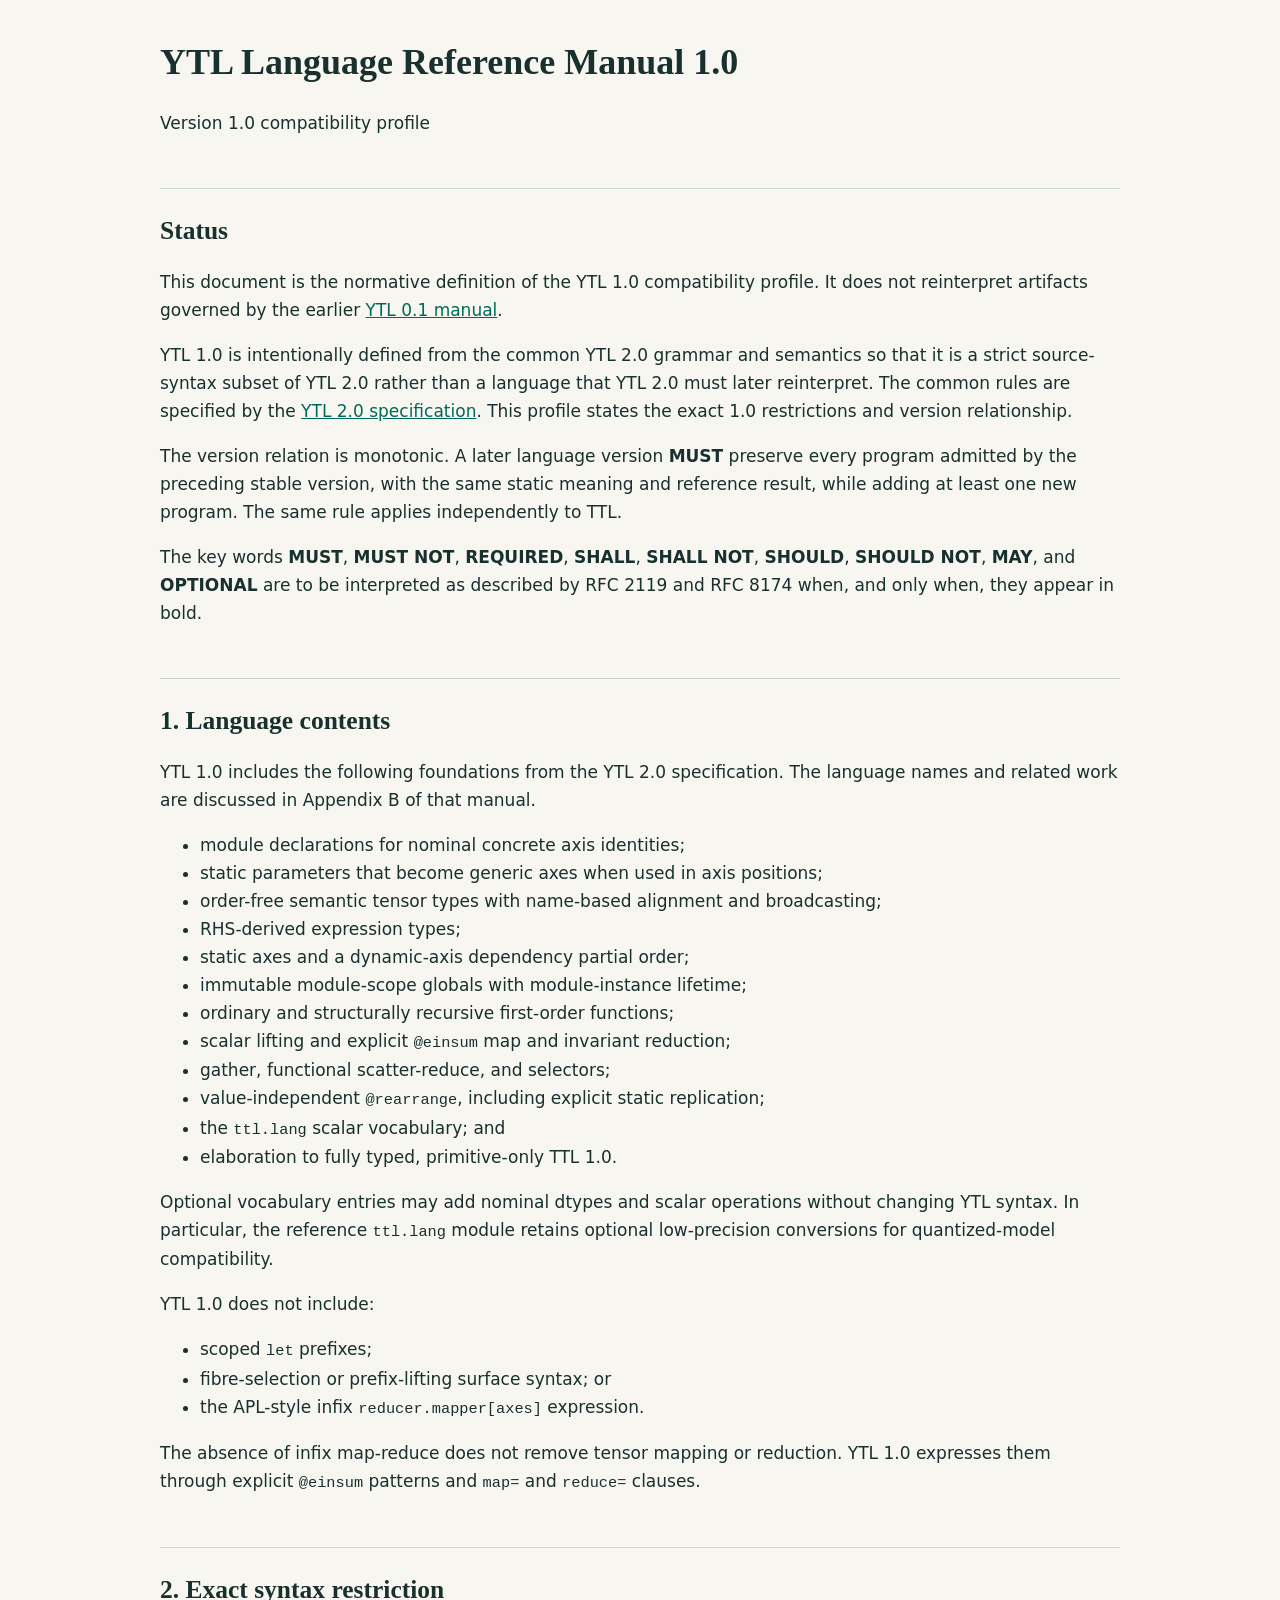
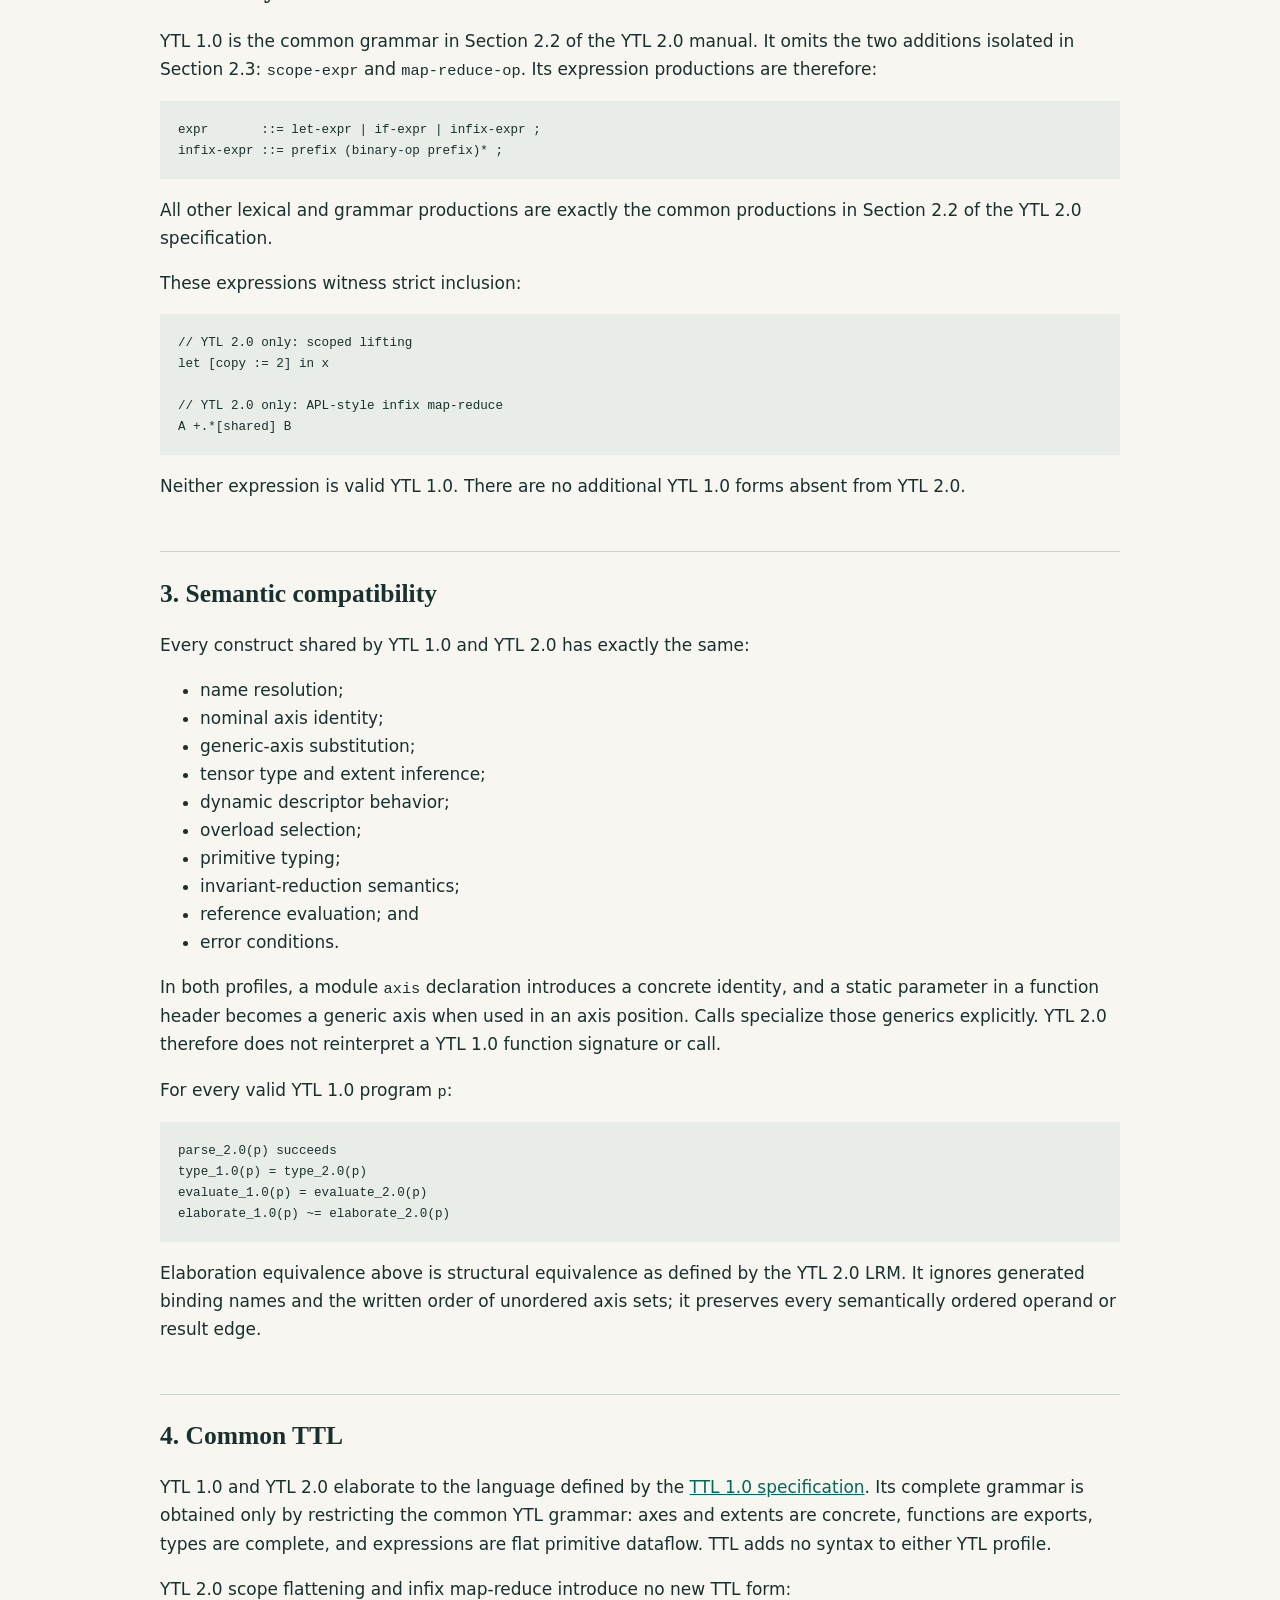
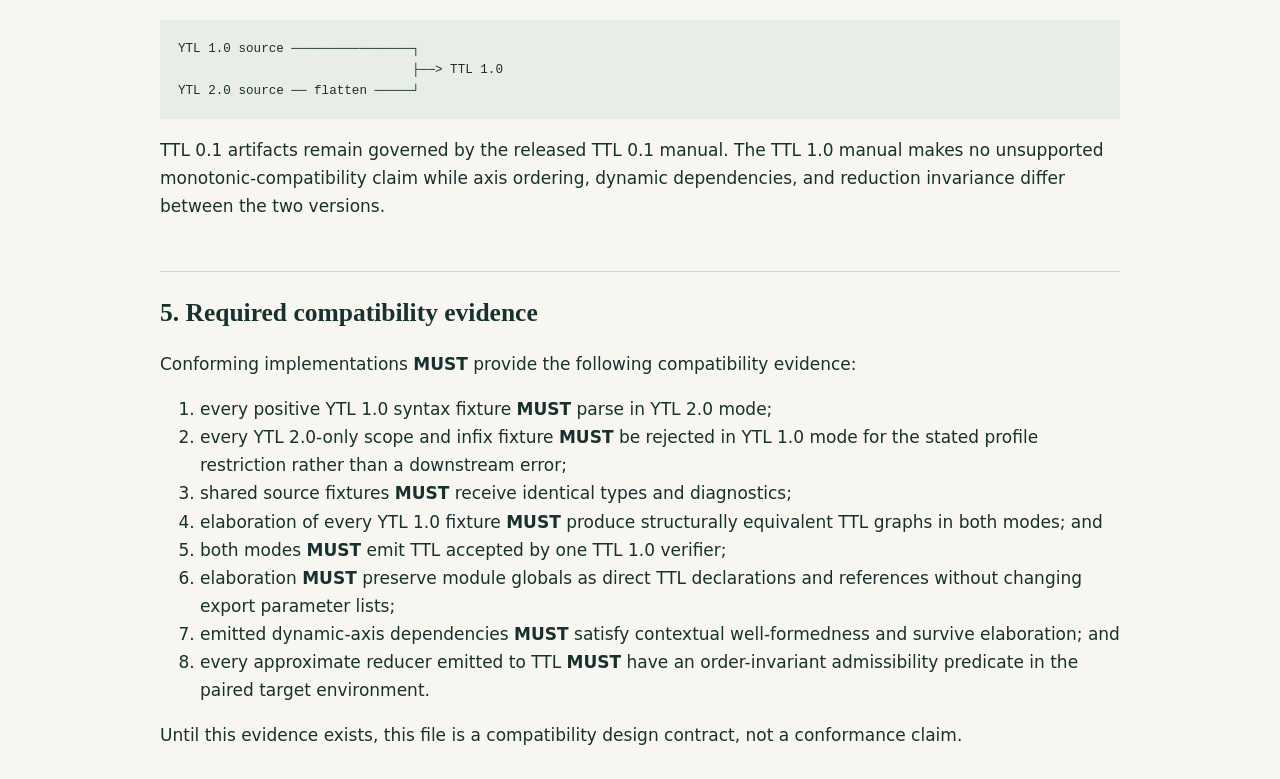
<file: research-page/references/ytl-lrm-1.0.html>
<!DOCTYPE html>
<html xmlns="http://www.w3.org/1999/xhtml" lang="" xml:lang="">
<head>
  <meta charset="utf-8" />
  <meta name="generator" content="pandoc" />
  <meta name="viewport" content="width=device-width, initial-scale=1.0, user-scalable=yes" />
  <title>YTL Language Reference Manual 1.0</title>
  <style>
    /* Default styles provided by pandoc.
    ** See https://pandoc.org/MANUAL.html#variables-for-html for config info.
    */
    code{white-space: pre-wrap;}
    span.smallcaps{font-variant: small-caps;}
    div.columns{display: flex; gap: min(4vw, 1.5em);}
    div.column{flex: auto; overflow-x: auto;}
    div.hanging-indent{margin-left: 1.5em; text-indent: -1.5em;}
    /* The extra [class] is a hack that increases specificity enough to
       override a similar rule in reveal.js */
    ul.task-list[class]{list-style: none;}
    ul.task-list li input[type="checkbox"] {
      font-size: inherit;
      width: 0.8em;
      margin: 0 0.8em 0.2em -1.6em;
      vertical-align: middle;
    }
    .display.math{display: block; text-align: center; margin: 0.5rem auto;}
  </style>
  <link rel="stylesheet" href="manual.css" />
</head>
<body>
<h1 id="ytl-language-reference-manual-10">YTL Language Reference Manual
1.0</h1>
<p>Version 1.0 compatibility profile</p>
<h2 id="status">Status</h2>
<p>This document is the normative definition of the YTL 1.0
compatibility profile. It does not reinterpret artifacts governed by the
earlier <a href="ytl-lrm.html">YTL 0.1 manual</a>.</p>
<p>YTL 1.0 is intentionally defined from the common YTL 2.0 grammar and
semantics so that it is a strict source-syntax subset of YTL 2.0 rather
than a language that YTL 2.0 must later reinterpret. The common rules
are specified by the <a href="ytl-lrm-2.0.html">YTL 2.0
specification</a>. This profile states the exact 1.0 restrictions and
version relationship.</p>
<p>The version relation is monotonic. A later language version
<strong>MUST</strong> preserve every program admitted by the preceding
stable version, with the same static meaning and reference result, while
adding at least one new program. The same rule applies independently to
TTL.</p>
<p>The key words <strong>MUST</strong>, <strong>MUST NOT</strong>,
<strong>REQUIRED</strong>, <strong>SHALL</strong>, <strong>SHALL
NOT</strong>, <strong>SHOULD</strong>, <strong>SHOULD NOT</strong>,
<strong>MAY</strong>, and <strong>OPTIONAL</strong> are to be
interpreted as described by RFC 2119 and RFC 8174 when, and only when,
they appear in bold.</p>
<h2 id="1-language-contents">1. Language contents</h2>
<p>YTL 1.0 includes the following foundations from the YTL 2.0
specification. The language names and related work are discussed in
Appendix B of that manual.</p>
<ul>
<li>module declarations for nominal concrete axis identities;</li>
<li>static parameters that become generic axes when used in axis
positions;</li>
<li>order-free semantic tensor types with name-based alignment and
broadcasting;</li>
<li>RHS-derived expression types;</li>
<li>static axes and a dynamic-axis dependency partial order;</li>
<li>immutable module-scope globals with module-instance lifetime;</li>
<li>ordinary and structurally recursive first-order functions;</li>
<li>scalar lifting and explicit <code>@einsum</code> map and invariant
reduction;</li>
<li>gather, functional scatter-reduce, and selectors;</li>
<li>value-independent <code>@rearrange</code>, including explicit static
replication;</li>
<li>the <code>ttl.lang</code> scalar vocabulary; and</li>
<li>elaboration to fully typed, primitive-only TTL 1.0.</li>
</ul>
<p>Optional vocabulary entries may add nominal dtypes and scalar
operations without changing YTL syntax. In particular, the reference
<code>ttl.lang</code> module retains optional low-precision conversions
for quantized-model compatibility.</p>
<p>YTL 1.0 does not include:</p>
<ul>
<li>scoped <code>let</code> prefixes;</li>
<li>fibre-selection or prefix-lifting surface syntax; or</li>
<li>the APL-style infix <code>reducer.mapper[axes]</code>
expression.</li>
</ul>
<p>The absence of infix map-reduce does not remove tensor mapping or
reduction. YTL 1.0 expresses them through explicit <code>@einsum</code>
patterns and <code>map=</code> and <code>reduce=</code> clauses.</p>
<h2 id="2-exact-syntax-restriction">2. Exact syntax restriction</h2>
<p>YTL 1.0 is the common grammar in Section 2.2 of the YTL 2.0 manual.
It omits the two additions isolated in Section 2.3:
<code>scope-expr</code> and <code>map-reduce-op</code>. Its expression
productions are therefore:</p>
<pre class="ebnf"><code>expr       ::= let-expr | if-expr | infix-expr ;
infix-expr ::= prefix (binary-op prefix)* ;</code></pre>
<p>All other lexical and grammar productions are exactly the common
productions in Section 2.2 of the YTL 2.0 specification.</p>
<p>These expressions witness strict inclusion:</p>
<pre class="ttl"><code>// YTL 2.0 only: scoped lifting
let [copy := 2] in x

// YTL 2.0 only: APL-style infix map-reduce
A +.*[shared] B</code></pre>
<p>Neither expression is valid YTL 1.0. There are no additional YTL 1.0
forms absent from YTL 2.0.</p>
<h2 id="3-semantic-compatibility">3. Semantic compatibility</h2>
<p>Every construct shared by YTL 1.0 and YTL 2.0 has exactly the
same:</p>
<ul>
<li>name resolution;</li>
<li>nominal axis identity;</li>
<li>generic-axis substitution;</li>
<li>tensor type and extent inference;</li>
<li>dynamic descriptor behavior;</li>
<li>overload selection;</li>
<li>primitive typing;</li>
<li>invariant-reduction semantics;</li>
<li>reference evaluation; and</li>
<li>error conditions.</li>
</ul>
<p>In both profiles, a module <code>axis</code> declaration introduces a
concrete identity, and a static parameter in a function header becomes a
generic axis when used in an axis position. Calls specialize those
generics explicitly. YTL 2.0 therefore does not reinterpret a YTL 1.0
function signature or call.</p>
<p>For every valid YTL 1.0 program <code>p</code>:</p>
<pre class="text"><code>parse_2.0(p) succeeds
type_1.0(p) = type_2.0(p)
evaluate_1.0(p) = evaluate_2.0(p)
elaborate_1.0(p) ~= elaborate_2.0(p)</code></pre>
<p>Elaboration equivalence above is structural equivalence as defined by
the YTL 2.0 LRM. It ignores generated binding names and the written
order of unordered axis sets; it preserves every semantically ordered
operand or result edge.</p>
<h2 id="4-common-ttl">4. Common TTL</h2>
<p>YTL 1.0 and YTL 2.0 elaborate to the language defined by the <a
href="ttl-lrm-1.0.html">TTL 1.0 specification</a>. Its complete grammar
is obtained only by restricting the common YTL grammar: axes and extents
are concrete, functions are exports, types are complete, and expressions
are flat primitive dataflow. TTL adds no syntax to either YTL
profile.</p>
<p>YTL 2.0 scope flattening and infix map-reduce introduce no new TTL
form:</p>
<pre class="text"><code>YTL 1.0 source ────────────────┐
                               ├──&gt; TTL 1.0
YTL 2.0 source ── flatten ─────┘</code></pre>
<p>TTL 0.1 artifacts remain governed by the released TTL 0.1 manual. The
TTL 1.0 manual makes no unsupported monotonic-compatibility claim while
axis ordering, dynamic dependencies, and reduction invariance differ
between the two versions.</p>
<h2 id="5-required-compatibility-evidence">5. Required compatibility
evidence</h2>
<p>Conforming implementations <strong>MUST</strong> provide the
following compatibility evidence:</p>
<ol type="1">
<li>every positive YTL 1.0 syntax fixture <strong>MUST</strong> parse in
YTL 2.0 mode;</li>
<li>every YTL 2.0-only scope and infix fixture <strong>MUST</strong> be
rejected in YTL 1.0 mode for the stated profile restriction rather than
a downstream error;</li>
<li>shared source fixtures <strong>MUST</strong> receive identical types
and diagnostics;</li>
<li>elaboration of every YTL 1.0 fixture <strong>MUST</strong> produce
structurally equivalent TTL graphs in both modes; and</li>
<li>both modes <strong>MUST</strong> emit TTL accepted by one TTL 1.0
verifier;</li>
<li>elaboration <strong>MUST</strong> preserve module globals as direct
TTL declarations and references without changing export parameter
lists;</li>
<li>emitted dynamic-axis dependencies <strong>MUST</strong> satisfy
contextual well-formedness and survive elaboration; and</li>
<li>every approximate reducer emitted to TTL <strong>MUST</strong> have
an order-invariant admissibility predicate in the paired target
environment.</li>
</ol>
<p>Until this evidence exists, this file is a compatibility design
contract, not a conformance claim.</p>
</body>
</html>
</file>
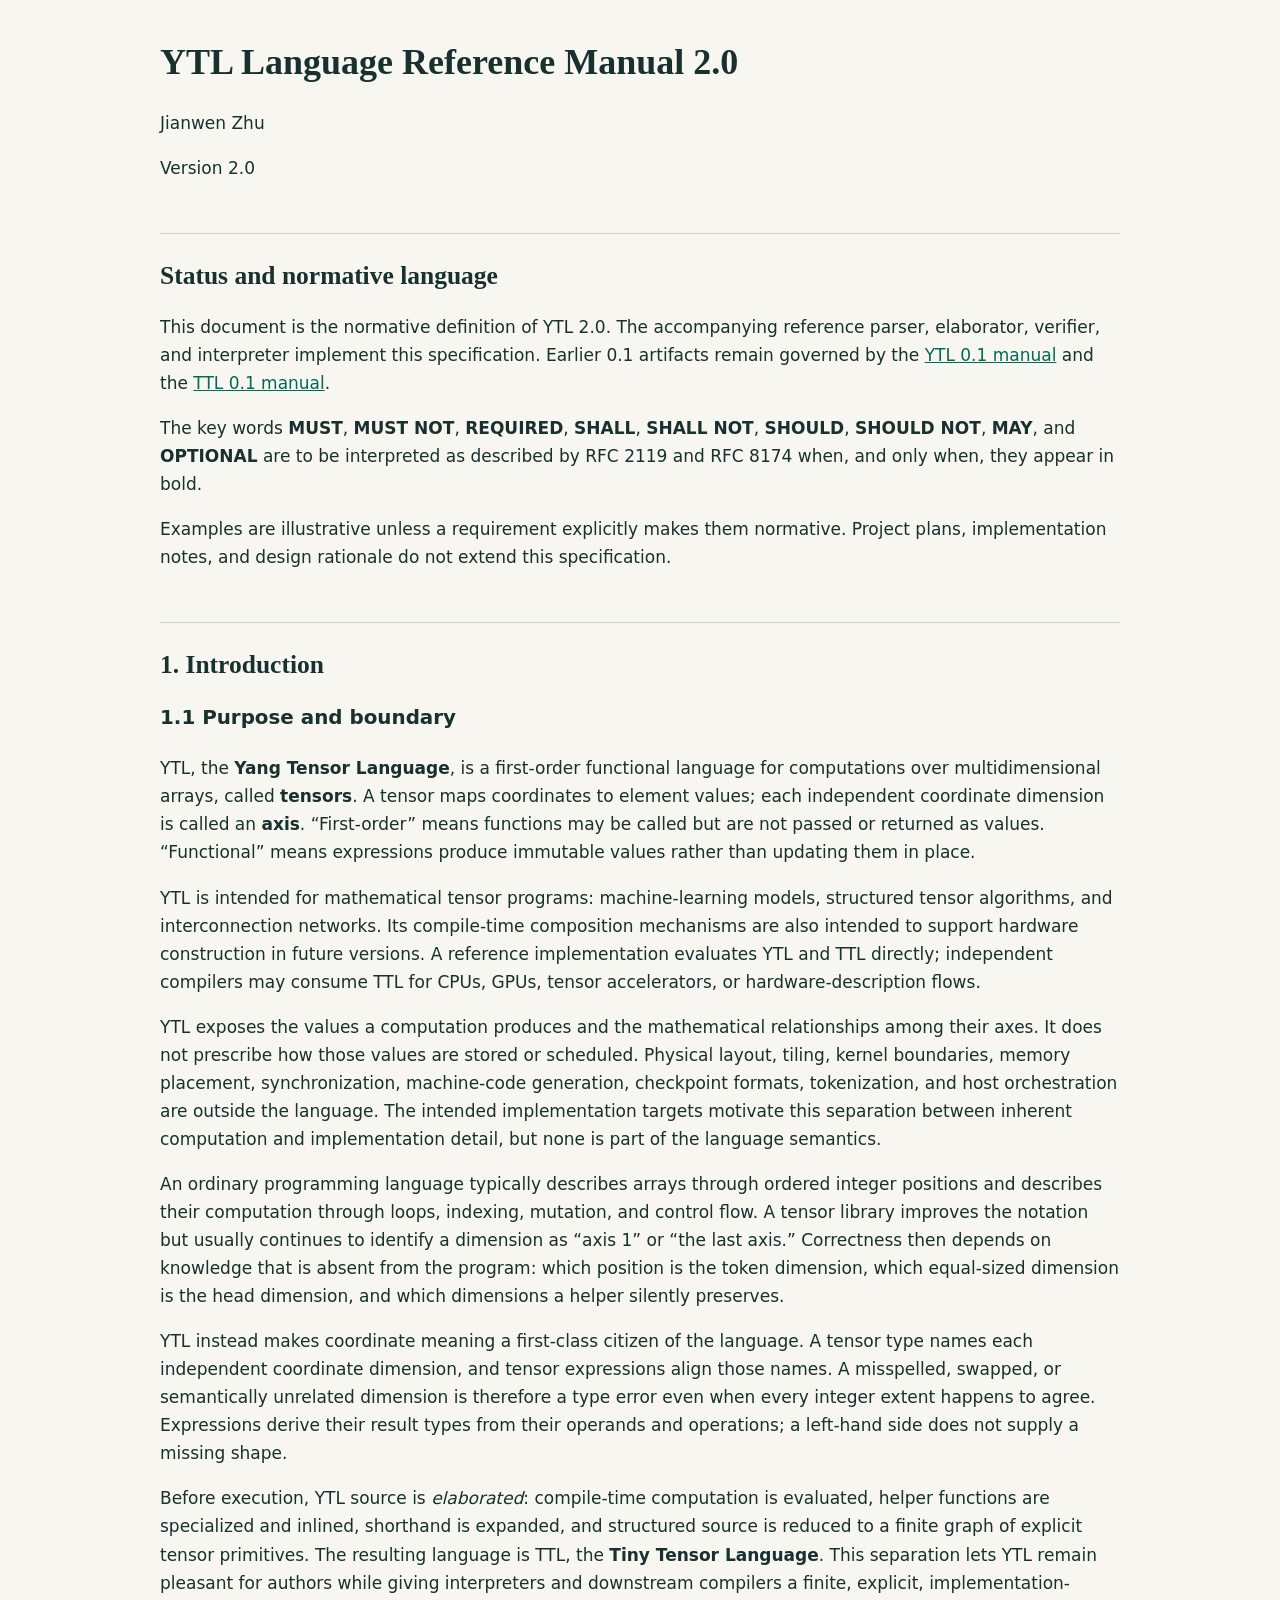
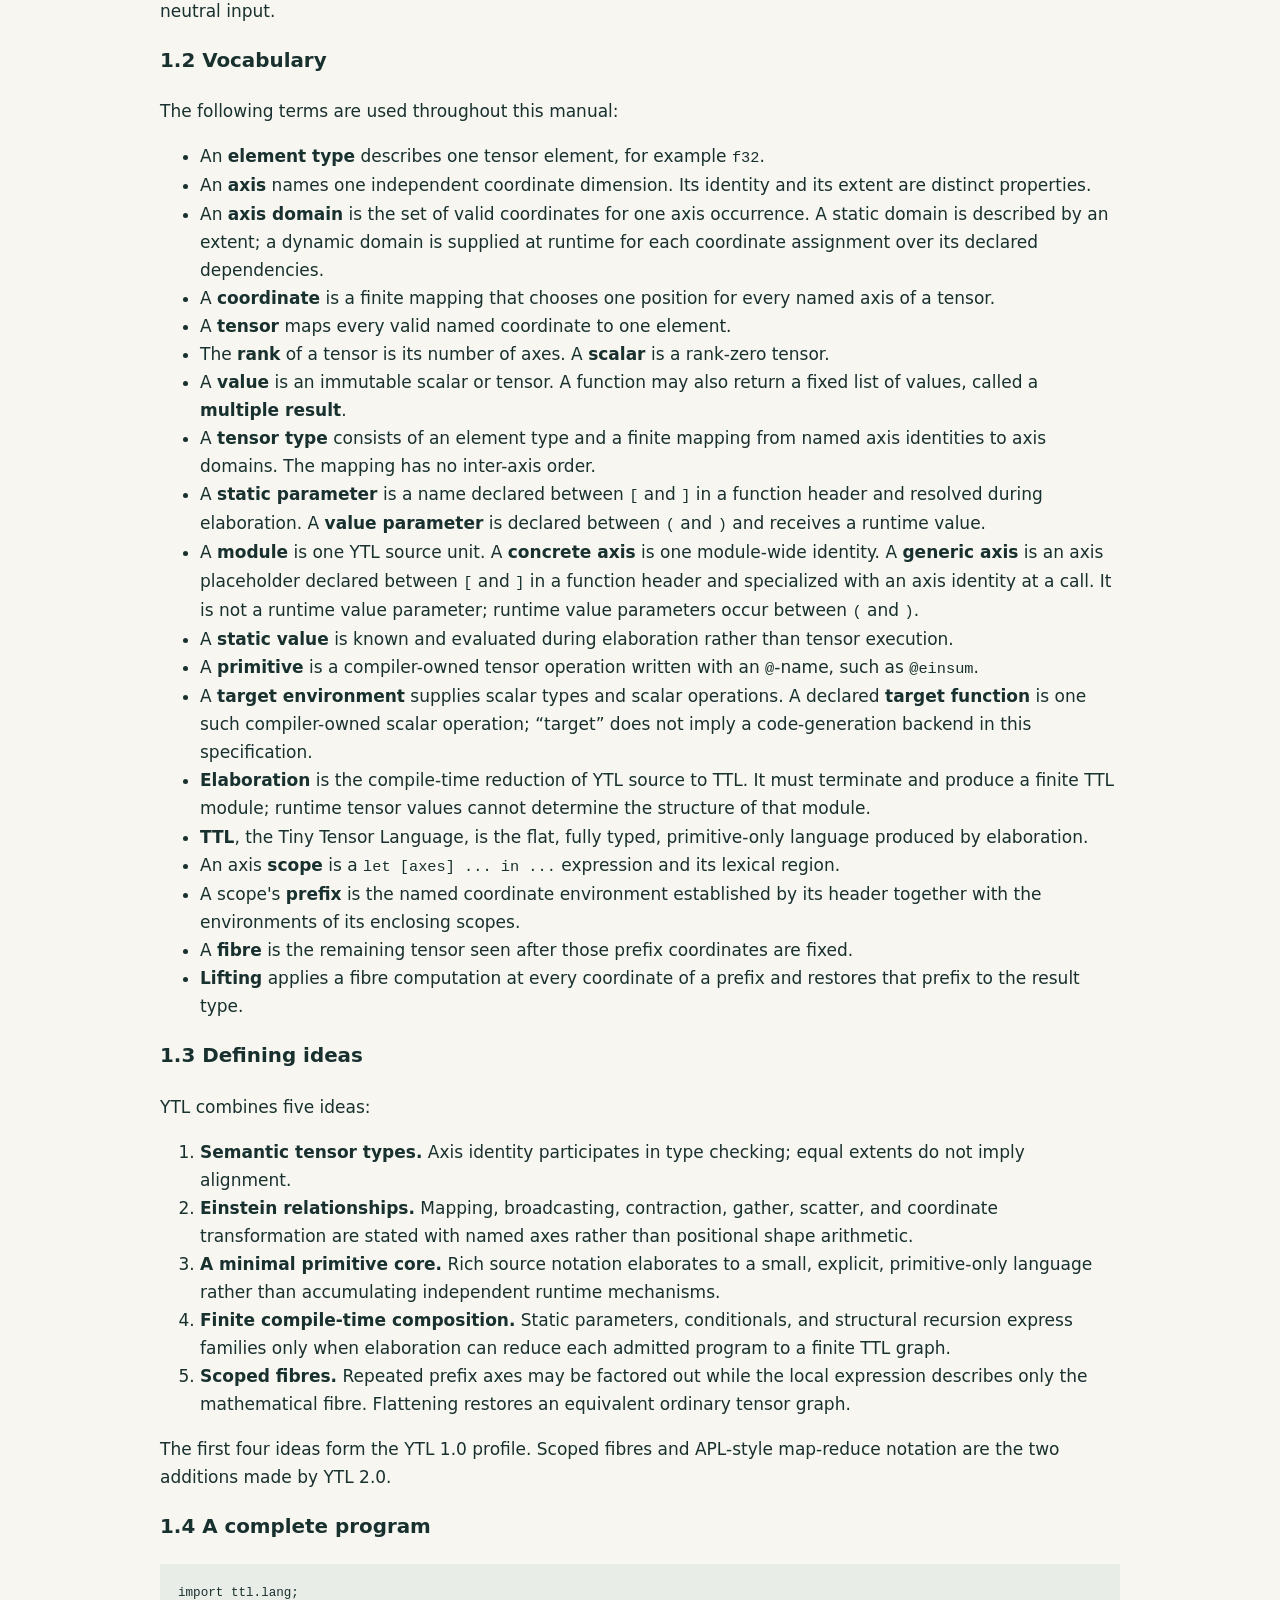
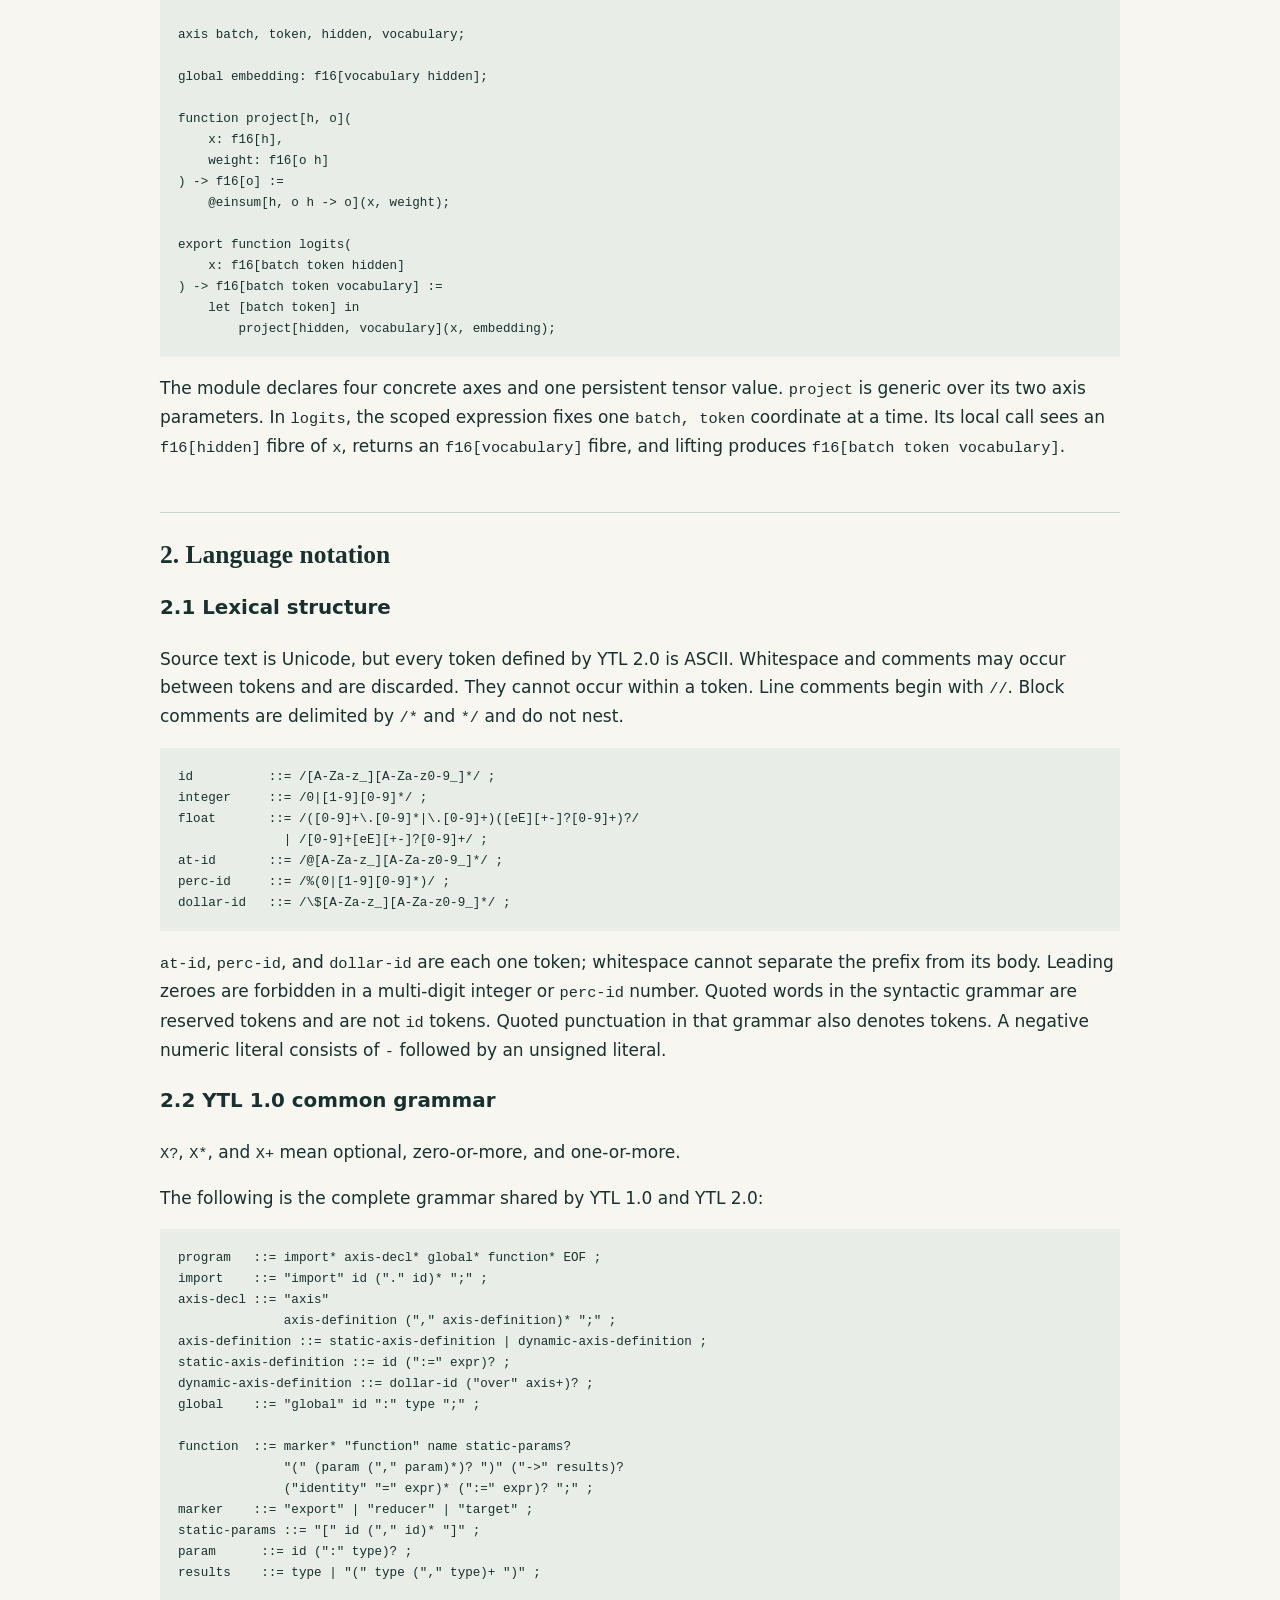
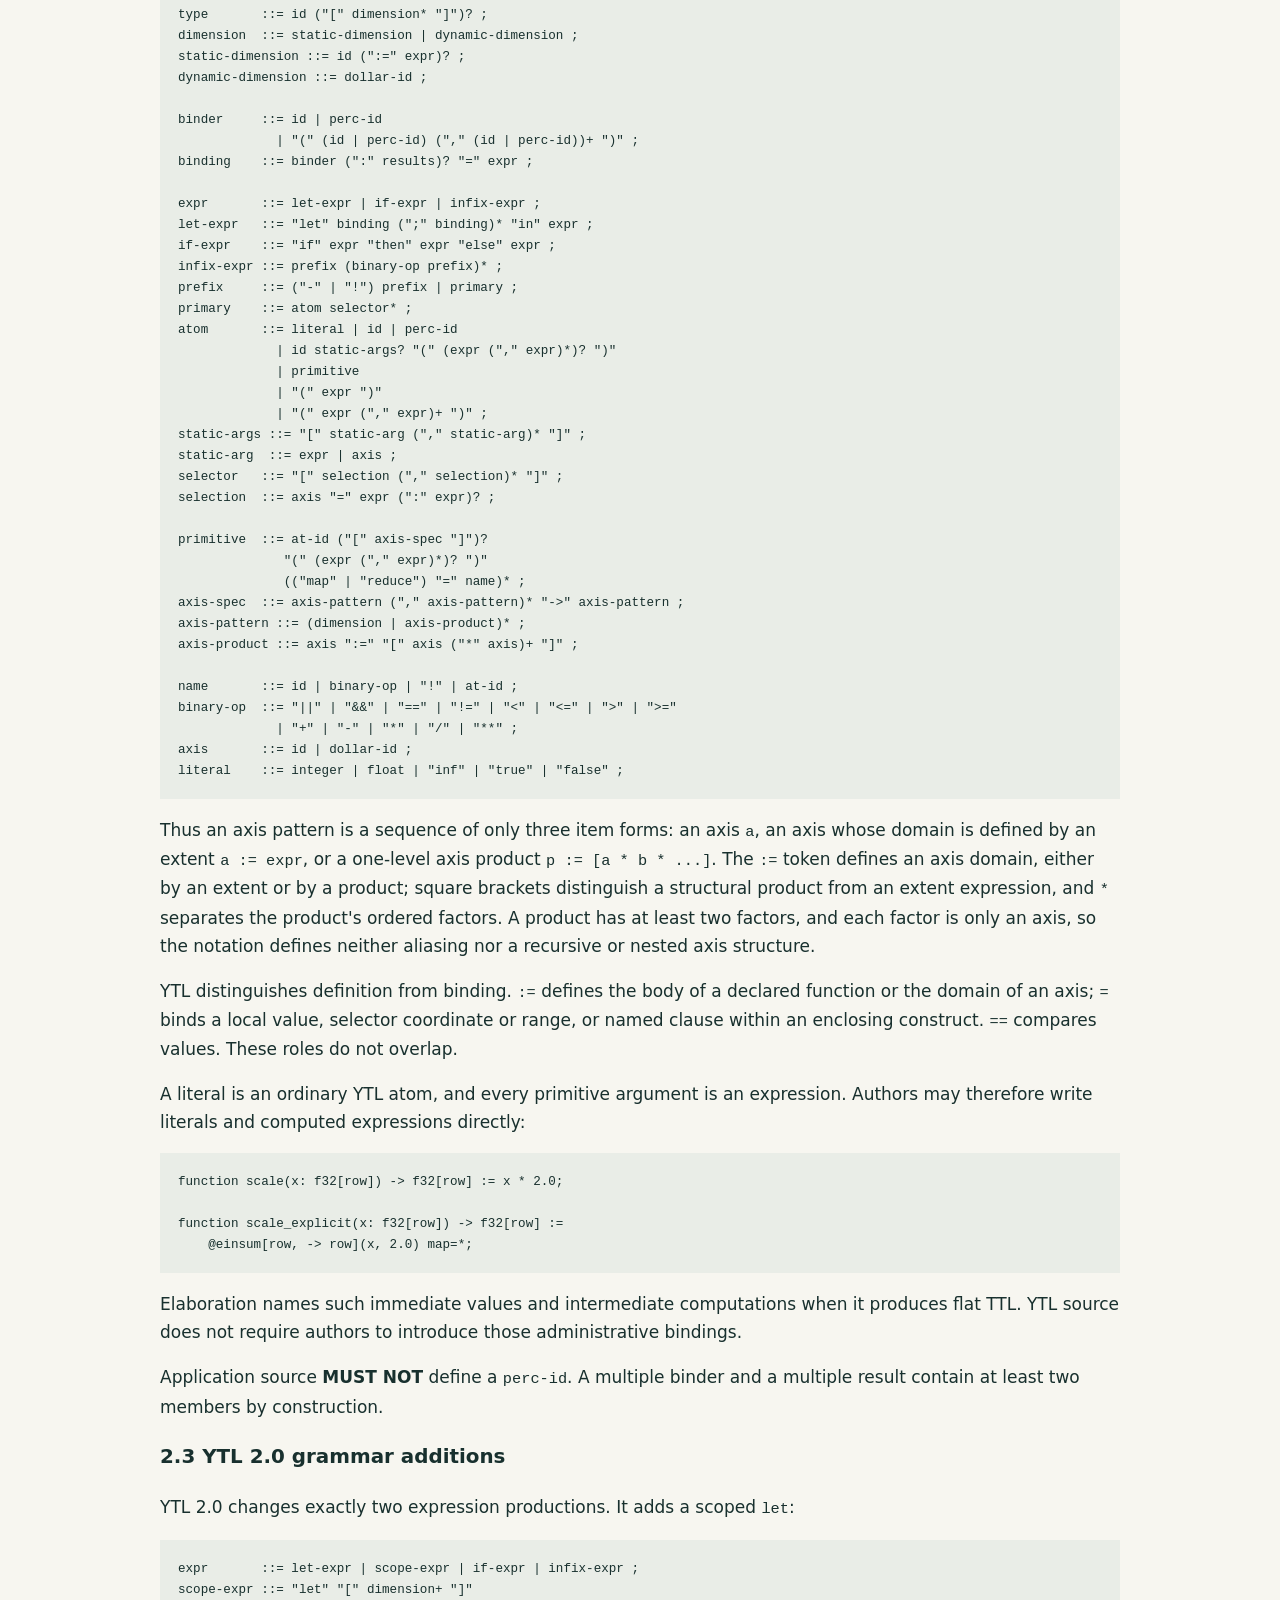
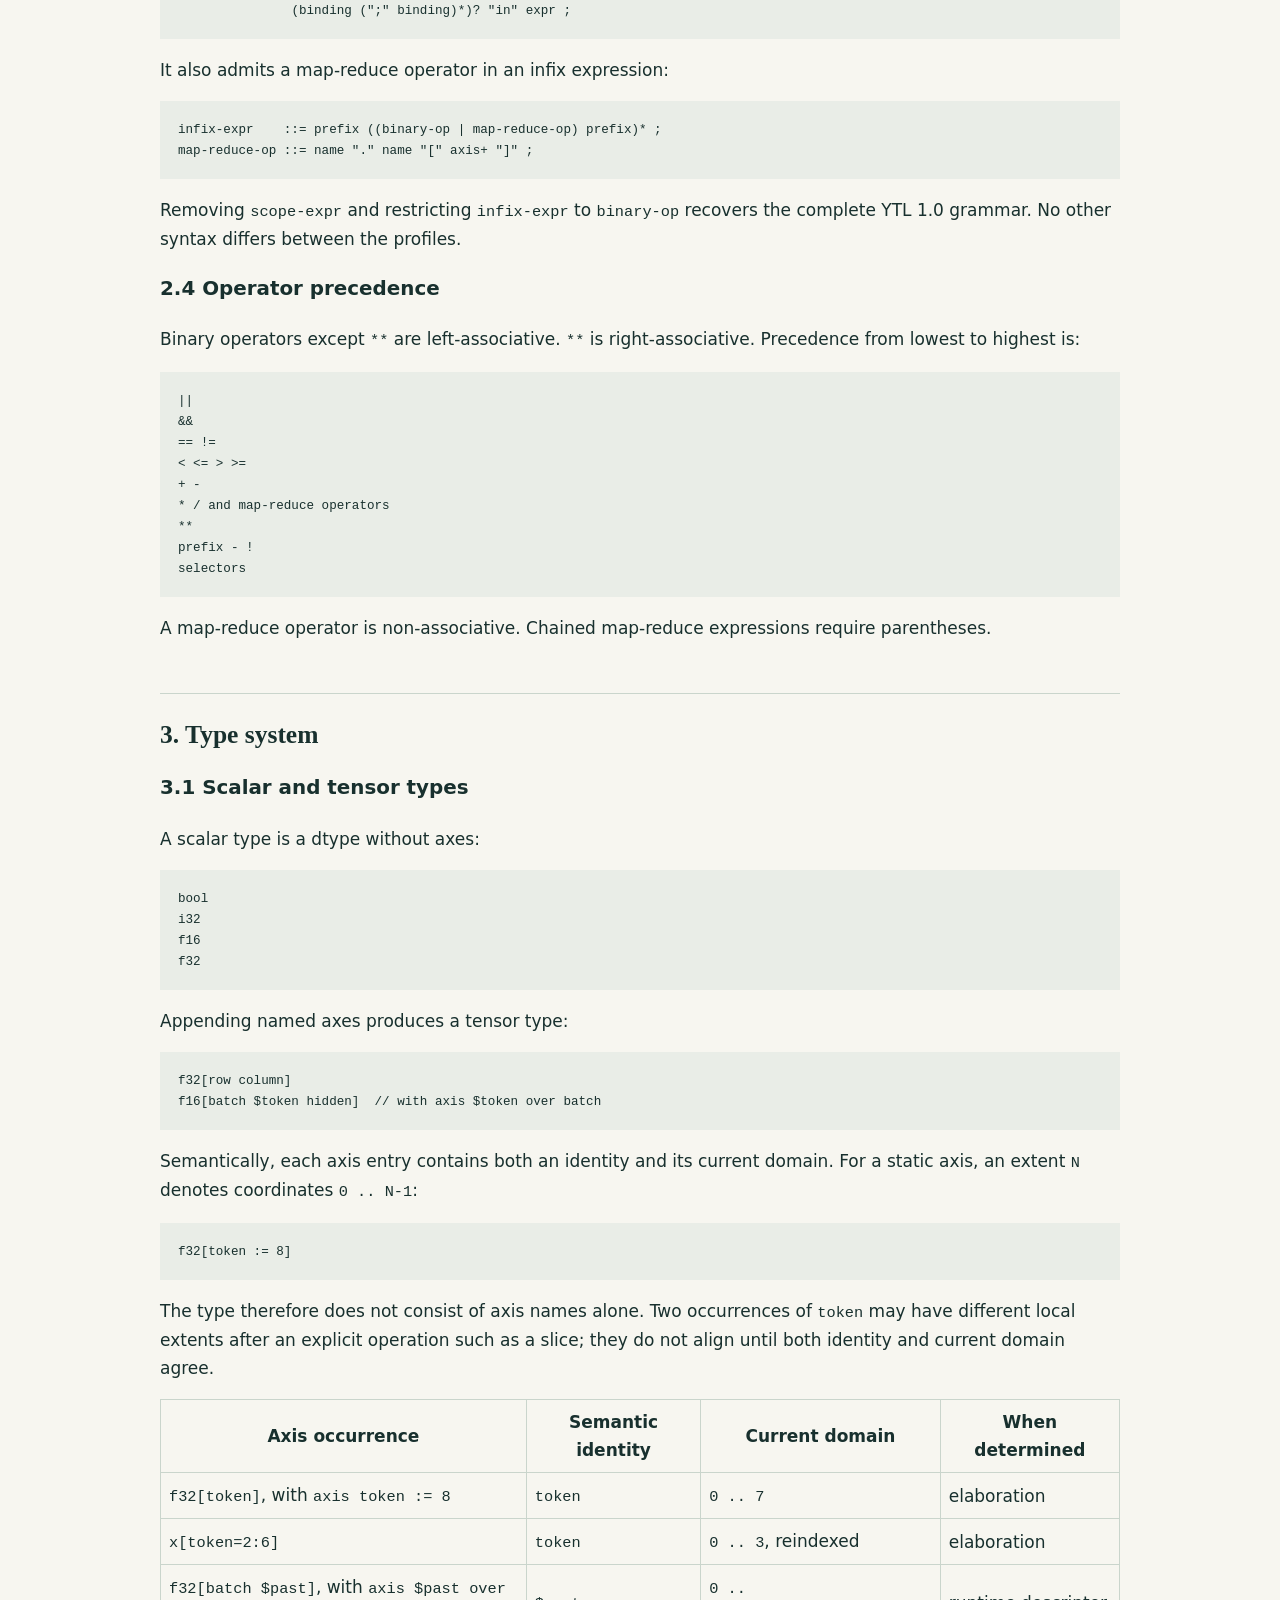
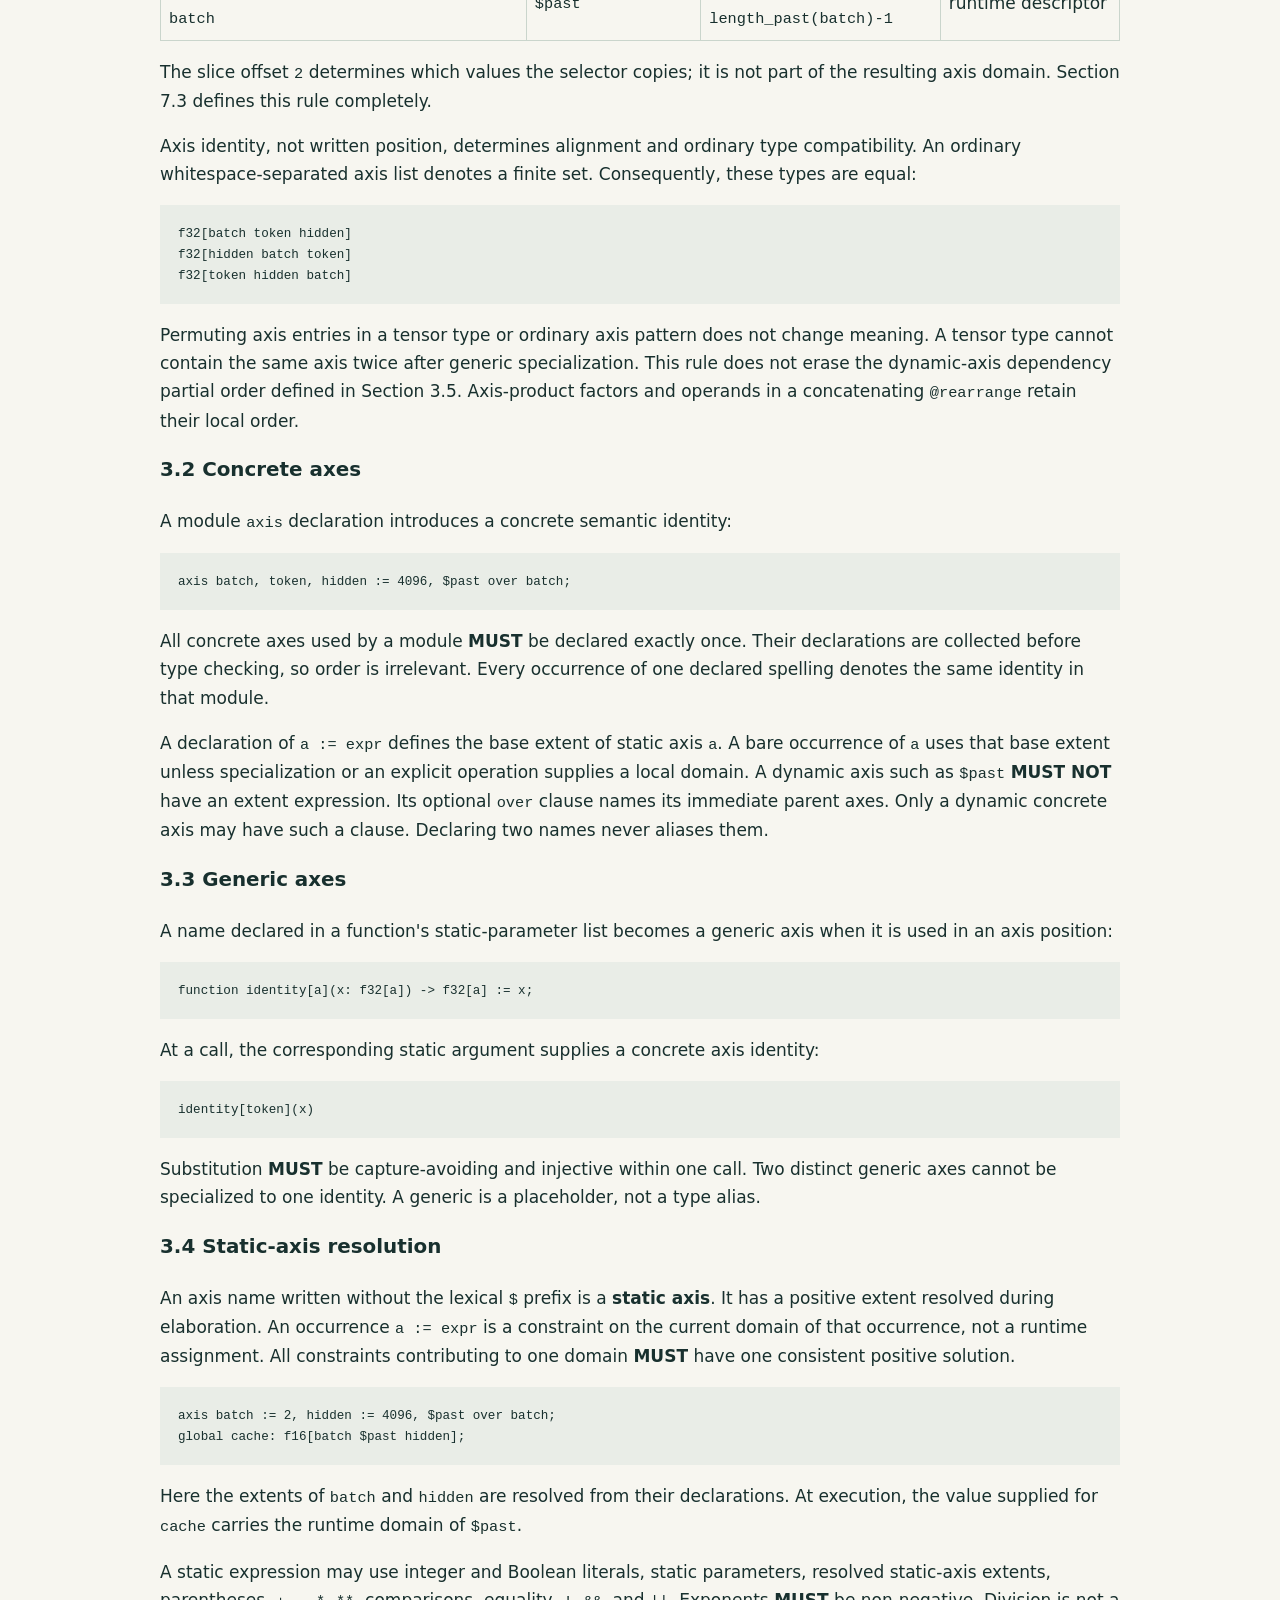
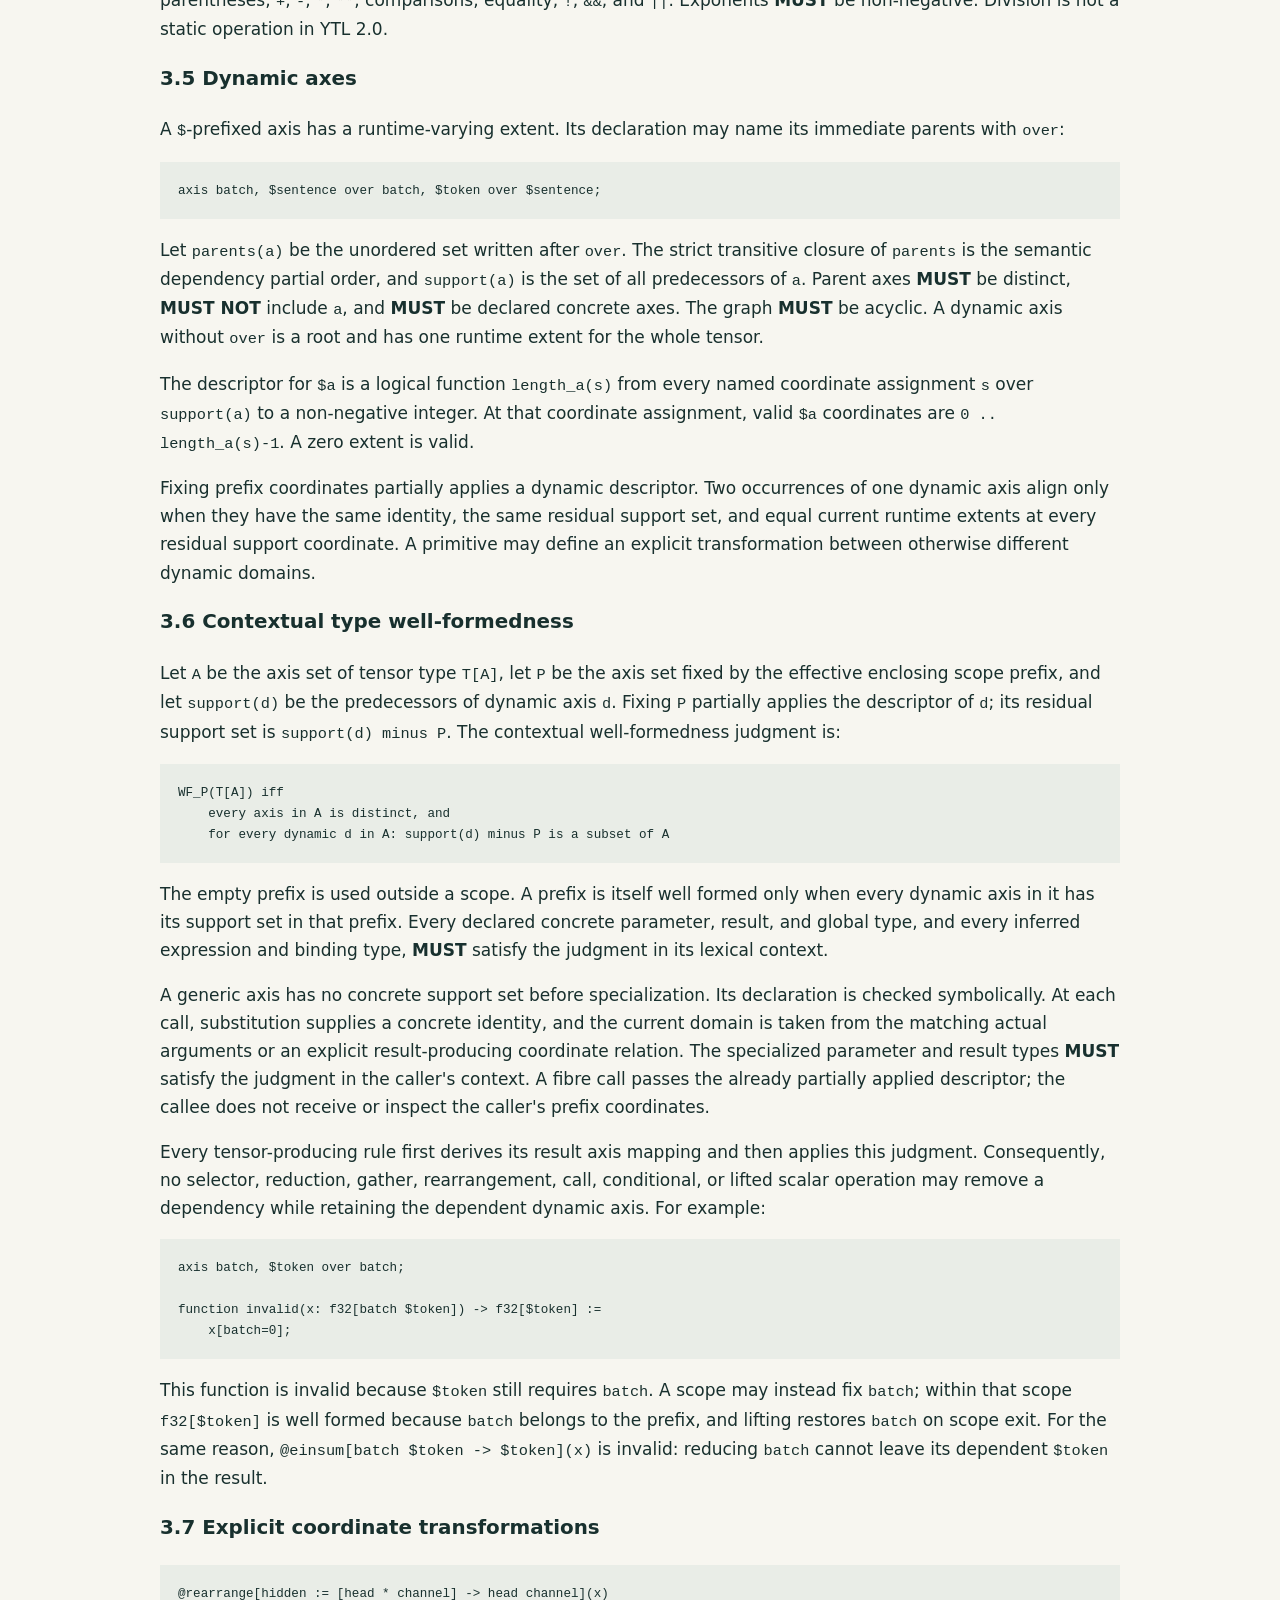
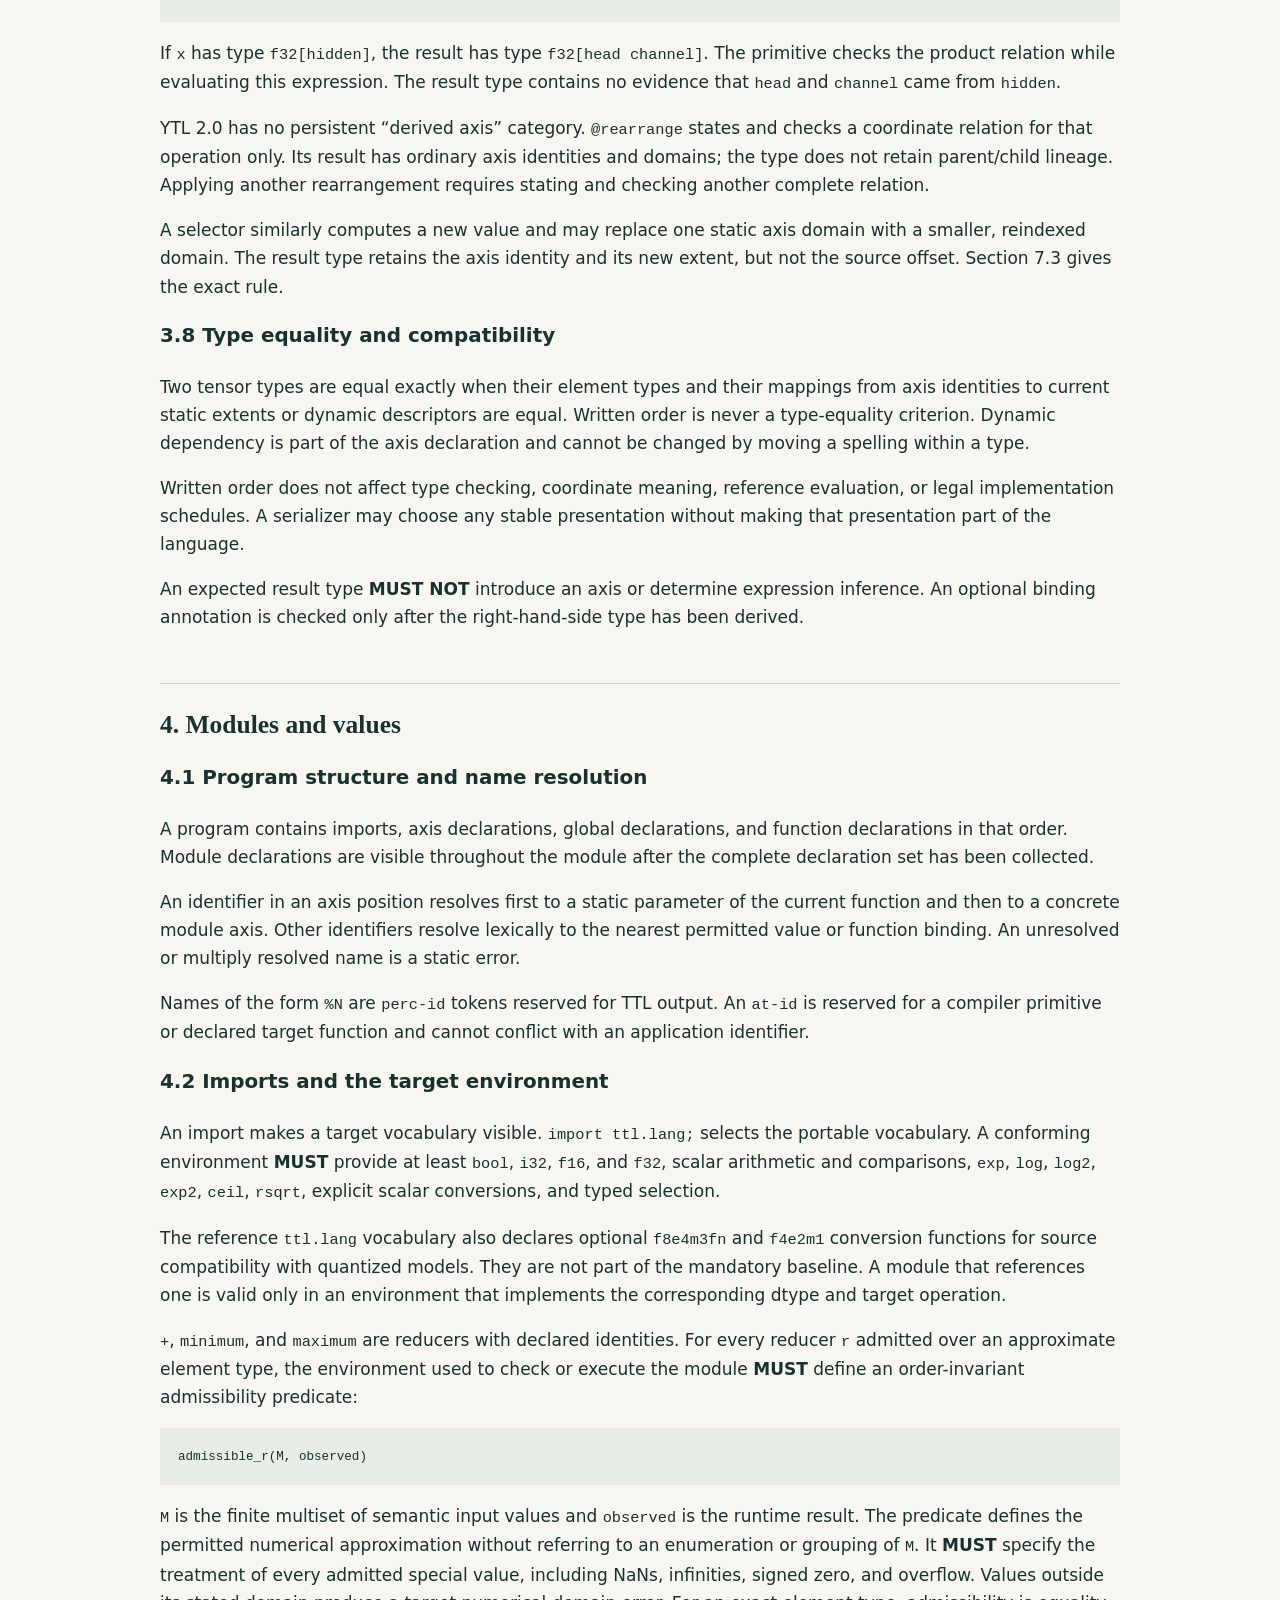
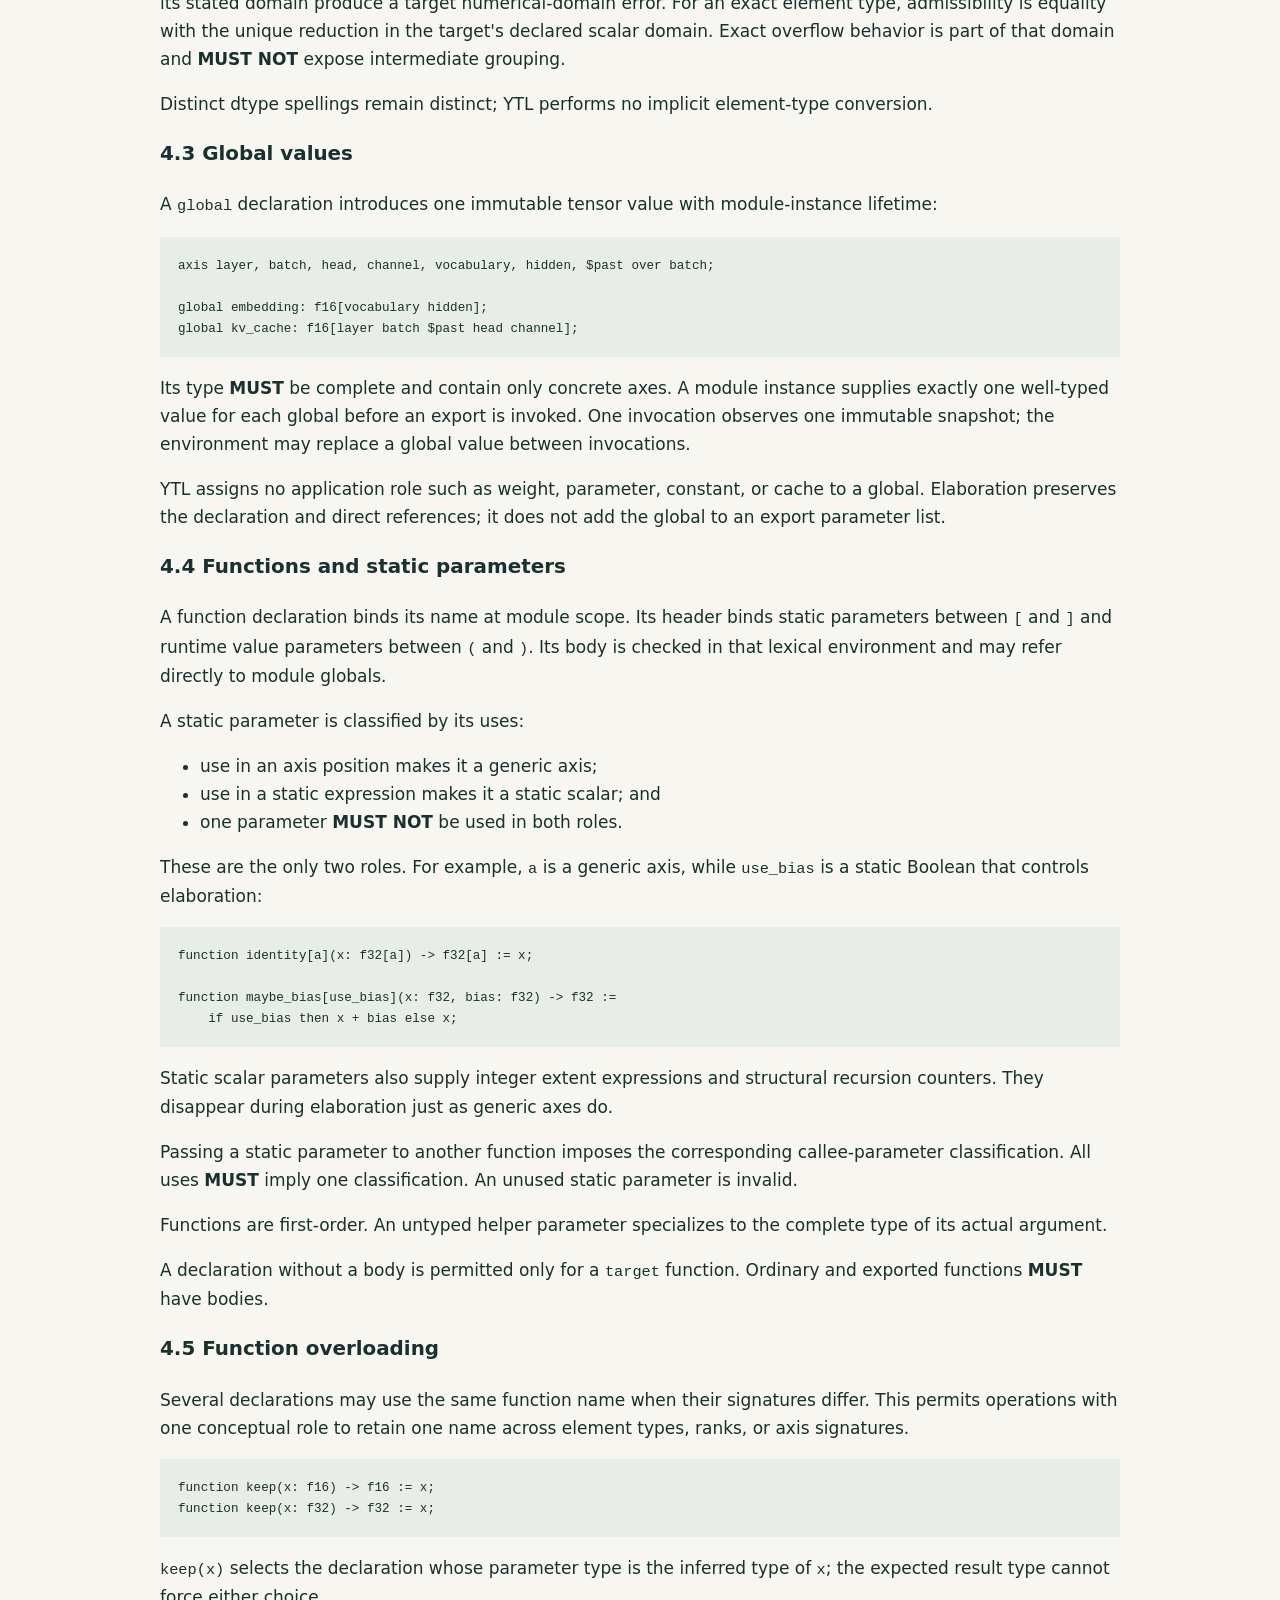
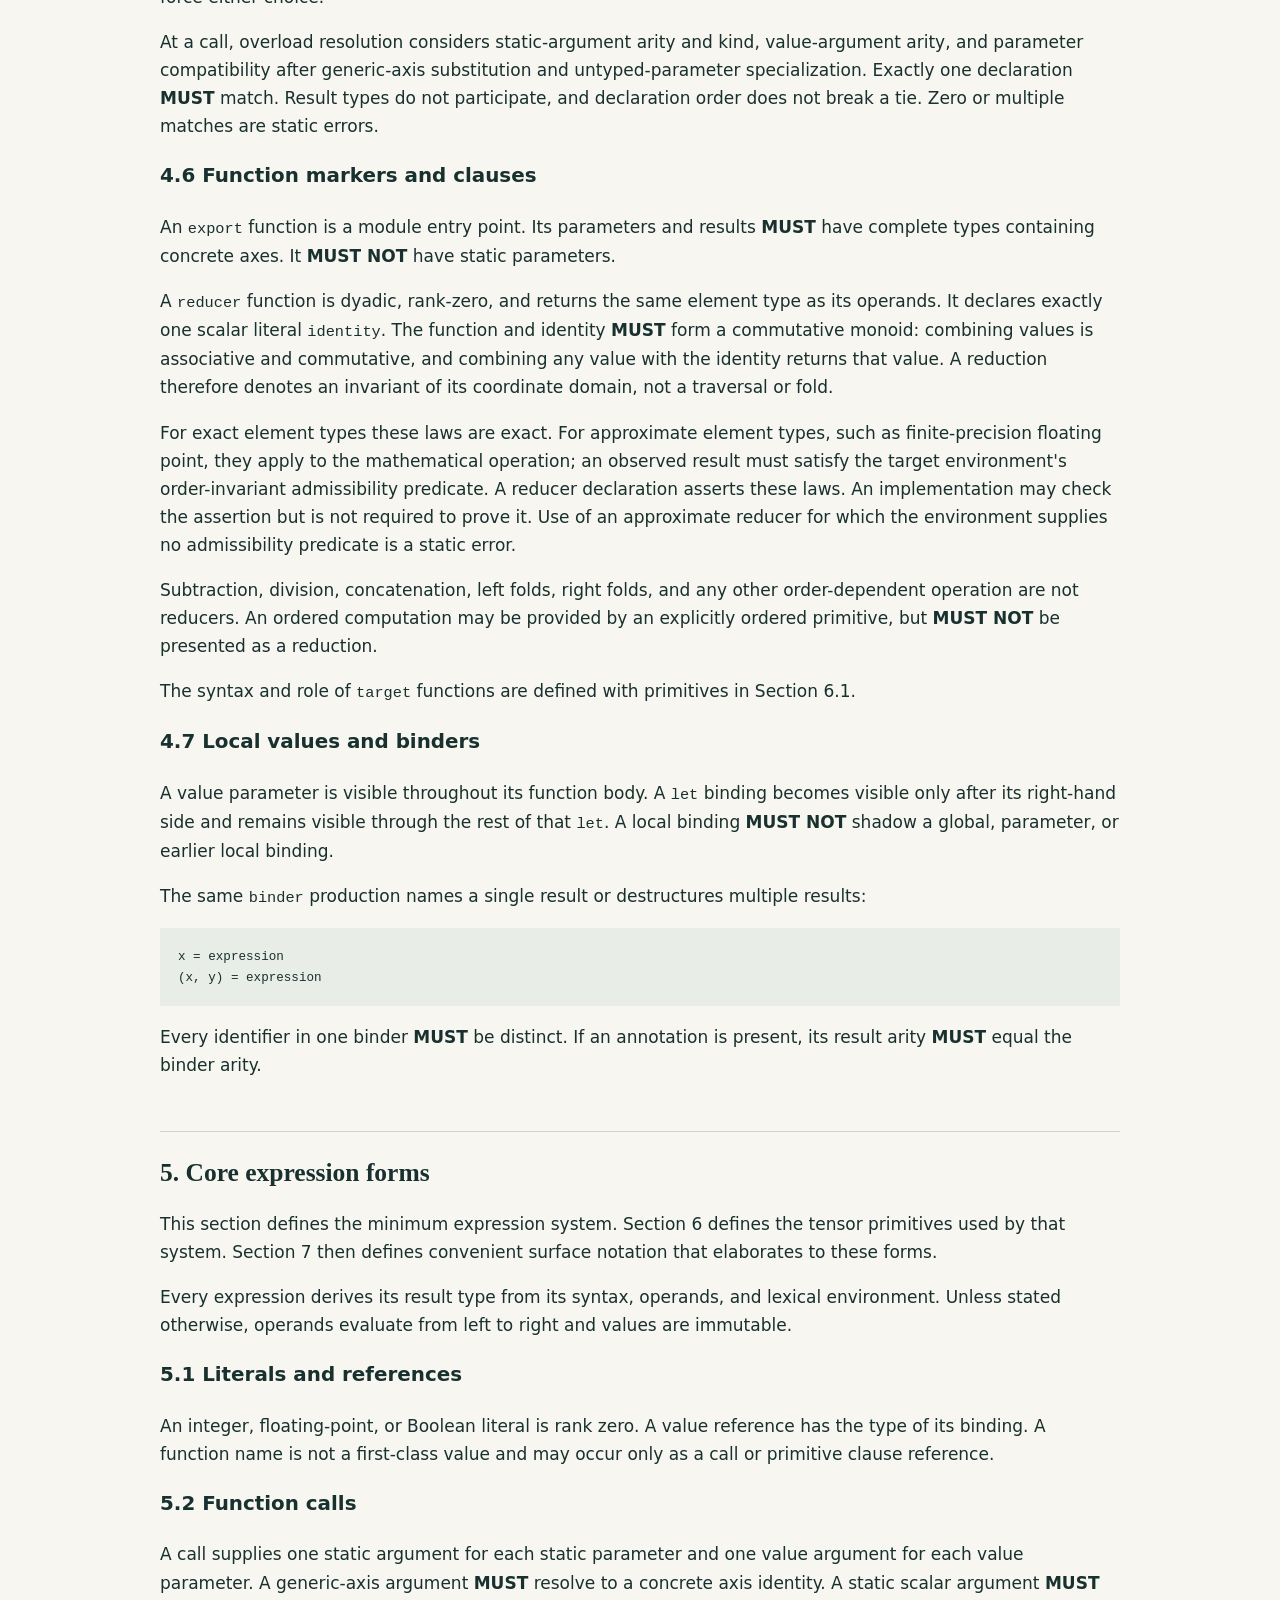
<file: research-page/references/ytl-lrm-2.0.html>
<!DOCTYPE html>
<html xmlns="http://www.w3.org/1999/xhtml" lang="" xml:lang="">
<head>
  <meta charset="utf-8" />
  <meta name="generator" content="pandoc" />
  <meta name="viewport" content="width=device-width, initial-scale=1.0, user-scalable=yes" />
  <title>YTL Language Reference Manual 2.0</title>
  <style>
    /* Default styles provided by pandoc.
    ** See https://pandoc.org/MANUAL.html#variables-for-html for config info.
    */
    code{white-space: pre-wrap;}
    span.smallcaps{font-variant: small-caps;}
    div.columns{display: flex; gap: min(4vw, 1.5em);}
    div.column{flex: auto; overflow-x: auto;}
    div.hanging-indent{margin-left: 1.5em; text-indent: -1.5em;}
    /* The extra [class] is a hack that increases specificity enough to
       override a similar rule in reveal.js */
    ul.task-list[class]{list-style: none;}
    ul.task-list li input[type="checkbox"] {
      font-size: inherit;
      width: 0.8em;
      margin: 0 0.8em 0.2em -1.6em;
      vertical-align: middle;
    }
    .display.math{display: block; text-align: center; margin: 0.5rem auto;}
  </style>
  <link rel="stylesheet" href="manual.css" />
</head>
<body>
<h1 id="ytl-language-reference-manual-20">YTL Language Reference Manual
2.0</h1>
<p>Jianwen Zhu</p>
<p>Version 2.0</p>
<h2 id="status-and-normative-language">Status and normative
language</h2>
<p>This document is the normative definition of YTL 2.0. The
accompanying reference parser, elaborator, verifier, and interpreter
implement this specification. Earlier 0.1 artifacts remain governed by
the <a href="ytl-lrm.html">YTL 0.1 manual</a> and the <a
href="ttl-lrm.html">TTL 0.1 manual</a>.</p>
<p>The key words <strong>MUST</strong>, <strong>MUST NOT</strong>,
<strong>REQUIRED</strong>, <strong>SHALL</strong>, <strong>SHALL
NOT</strong>, <strong>SHOULD</strong>, <strong>SHOULD NOT</strong>,
<strong>MAY</strong>, and <strong>OPTIONAL</strong> are to be
interpreted as described by RFC 2119 and RFC 8174 when, and only when,
they appear in bold.</p>
<p>Examples are illustrative unless a requirement explicitly makes them
normative. Project plans, implementation notes, and design rationale do
not extend this specification.</p>
<h2 id="1-introduction">1. Introduction</h2>
<h3 id="11-purpose-and-boundary">1.1 Purpose and boundary</h3>
<p>YTL, the <strong>Yang Tensor Language</strong>, is a first-order
functional language for computations over multidimensional arrays,
called <strong>tensors</strong>. A tensor maps coordinates to element
values; each independent coordinate dimension is called an
<strong>axis</strong>. “First-order” means functions may be called but
are not passed or returned as values. “Functional” means expressions
produce immutable values rather than updating them in place.</p>
<p>YTL is intended for mathematical tensor programs: machine-learning
models, structured tensor algorithms, and interconnection networks. Its
compile-time composition mechanisms are also intended to support
hardware construction in future versions. A reference implementation
evaluates YTL and TTL directly; independent compilers may consume TTL
for CPUs, GPUs, tensor accelerators, or hardware-description flows.</p>
<p>YTL exposes the values a computation produces and the mathematical
relationships among their axes. It does not prescribe how those values
are stored or scheduled. Physical layout, tiling, kernel boundaries,
memory placement, synchronization, machine-code generation, checkpoint
formats, tokenization, and host orchestration are outside the language.
The intended implementation targets motivate this separation between
inherent computation and implementation detail, but none is part of the
language semantics.</p>
<p>An ordinary programming language typically describes arrays through
ordered integer positions and describes their computation through loops,
indexing, mutation, and control flow. A tensor library improves the
notation but usually continues to identify a dimension as “axis 1” or
“the last axis.” Correctness then depends on knowledge that is absent
from the program: which position is the token dimension, which
equal-sized dimension is the head dimension, and which dimensions a
helper silently preserves.</p>
<p>YTL instead makes coordinate meaning a first-class citizen of the
language. A tensor type names each independent coordinate dimension, and
tensor expressions align those names. A misspelled, swapped, or
semantically unrelated dimension is therefore a type error even when
every integer extent happens to agree. Expressions derive their result
types from their operands and operations; a left-hand side does not
supply a missing shape.</p>
<p>Before execution, YTL source is <em>elaborated</em>: compile-time
computation is evaluated, helper functions are specialized and inlined,
shorthand is expanded, and structured source is reduced to a finite
graph of explicit tensor primitives. The resulting language is TTL, the
<strong>Tiny Tensor Language</strong>. This separation lets YTL remain
pleasant for authors while giving interpreters and downstream compilers
a finite, explicit, implementation-neutral input.</p>
<h3 id="12-vocabulary">1.2 Vocabulary</h3>
<p>The following terms are used throughout this manual:</p>
<ul>
<li>An <strong>element type</strong> describes one tensor element, for
example <code>f32</code>.</li>
<li>An <strong>axis</strong> names one independent coordinate dimension.
Its identity and its extent are distinct properties.</li>
<li>An <strong>axis domain</strong> is the set of valid coordinates for
one axis occurrence. A static domain is described by an extent; a
dynamic domain is supplied at runtime for each coordinate assignment
over its declared dependencies.</li>
<li>A <strong>coordinate</strong> is a finite mapping that chooses one
position for every named axis of a tensor.</li>
<li>A <strong>tensor</strong> maps every valid named coordinate to one
element.</li>
<li>The <strong>rank</strong> of a tensor is its number of axes. A
<strong>scalar</strong> is a rank-zero tensor.</li>
<li>A <strong>value</strong> is an immutable scalar or tensor. A
function may also return a fixed list of values, called a
<strong>multiple result</strong>.</li>
<li>A <strong>tensor type</strong> consists of an element type and a
finite mapping from named axis identities to axis domains. The mapping
has no inter-axis order.</li>
<li>A <strong>static parameter</strong> is a name declared between
<code>[</code> and <code>]</code> in a function header and resolved
during elaboration. A <strong>value parameter</strong> is declared
between <code>(</code> and <code>)</code> and receives a runtime
value.</li>
<li>A <strong>module</strong> is one YTL source unit. A <strong>concrete
axis</strong> is one module-wide identity. A <strong>generic
axis</strong> is an axis placeholder declared between <code>[</code> and
<code>]</code> in a function header and specialized with an axis
identity at a call. It is not a runtime value parameter; runtime value
parameters occur between <code>(</code> and <code>)</code>.</li>
<li>A <strong>static value</strong> is known and evaluated during
elaboration rather than tensor execution.</li>
<li>A <strong>primitive</strong> is a compiler-owned tensor operation
written with an <code>@</code>-name, such as <code>@einsum</code>.</li>
<li>A <strong>target environment</strong> supplies scalar types and
scalar operations. A declared <strong>target function</strong> is one
such compiler-owned scalar operation; “target” does not imply a
code-generation backend in this specification.</li>
<li><strong>Elaboration</strong> is the compile-time reduction of YTL
source to TTL. It must terminate and produce a finite TTL module;
runtime tensor values cannot determine the structure of that
module.</li>
<li><strong>TTL</strong>, the Tiny Tensor Language, is the flat, fully
typed, primitive-only language produced by elaboration.</li>
<li>An axis <strong>scope</strong> is a
<code>let [axes] ... in ...</code> expression and its lexical
region.</li>
<li>A scope's <strong>prefix</strong> is the named coordinate
environment established by its header together with the environments of
its enclosing scopes.</li>
<li>A <strong>fibre</strong> is the remaining tensor seen after those
prefix coordinates are fixed.</li>
<li><strong>Lifting</strong> applies a fibre computation at every
coordinate of a prefix and restores that prefix to the result type.</li>
</ul>
<h3 id="13-defining-ideas">1.3 Defining ideas</h3>
<p>YTL combines five ideas:</p>
<ol type="1">
<li><strong>Semantic tensor types.</strong> Axis identity participates
in type checking; equal extents do not imply alignment.</li>
<li><strong>Einstein relationships.</strong> Mapping, broadcasting,
contraction, gather, scatter, and coordinate transformation are stated
with named axes rather than positional shape arithmetic.</li>
<li><strong>A minimal primitive core.</strong> Rich source notation
elaborates to a small, explicit, primitive-only language rather than
accumulating independent runtime mechanisms.</li>
<li><strong>Finite compile-time composition.</strong> Static parameters,
conditionals, and structural recursion express families only when
elaboration can reduce each admitted program to a finite TTL graph.</li>
<li><strong>Scoped fibres.</strong> Repeated prefix axes may be factored
out while the local expression describes only the mathematical fibre.
Flattening restores an equivalent ordinary tensor graph.</li>
</ol>
<p>The first four ideas form the YTL 1.0 profile. Scoped fibres and
APL-style map-reduce notation are the two additions made by YTL 2.0.</p>
<h3 id="14-a-complete-program">1.4 A complete program</h3>
<pre class="ttl"><code>import ttl.lang;

axis batch, token, hidden, vocabulary;

global embedding: f16[vocabulary hidden];

function project[h, o](
    x: f16[h],
    weight: f16[o h]
) -&gt; f16[o] :=
    @einsum[h, o h -&gt; o](x, weight);

export function logits(
    x: f16[batch token hidden]
) -&gt; f16[batch token vocabulary] :=
    let [batch token] in
        project[hidden, vocabulary](x, embedding);</code></pre>
<p>The module declares four concrete axes and one persistent tensor
value. <code>project</code> is generic over its two axis parameters. In
<code>logits</code>, the scoped expression fixes one
<code>batch, token</code> coordinate at a time. Its local call sees an
<code>f16[hidden]</code> fibre of <code>x</code>, returns an
<code>f16[vocabulary]</code> fibre, and lifting produces
<code>f16[batch token vocabulary]</code>.</p>
<h2 id="2-language-notation">2. Language notation</h2>
<h3 id="21-lexical-structure">2.1 Lexical structure</h3>
<p>Source text is Unicode, but every token defined by YTL 2.0 is ASCII.
Whitespace and comments may occur between tokens and are discarded. They
cannot occur within a token. Line comments begin with <code>//</code>.
Block comments are delimited by <code>/*</code> and <code>*/</code> and
do not nest.</p>
<pre class="ebnf"><code>id          ::= /[A-Za-z_][A-Za-z0-9_]*/ ;
integer     ::= /0|[1-9][0-9]*/ ;
float       ::= /([0-9]+\.[0-9]*|\.[0-9]+)([eE][+-]?[0-9]+)?/
              | /[0-9]+[eE][+-]?[0-9]+/ ;
at-id       ::= /@[A-Za-z_][A-Za-z0-9_]*/ ;
perc-id     ::= /%(0|[1-9][0-9]*)/ ;
dollar-id   ::= /\$[A-Za-z_][A-Za-z0-9_]*/ ;</code></pre>
<p><code>at-id</code>, <code>perc-id</code>, and <code>dollar-id</code>
are each one token; whitespace cannot separate the prefix from its body.
Leading zeroes are forbidden in a multi-digit integer or
<code>perc-id</code> number. Quoted words in the syntactic grammar are
reserved tokens and are not <code>id</code> tokens. Quoted punctuation
in that grammar also denotes tokens. A negative numeric literal consists
of <code>-</code> followed by an unsigned literal.</p>
<h3 id="22-ytl-10-common-grammar">2.2 YTL 1.0 common grammar</h3>
<p><code>X?</code>, <code>X*</code>, and <code>X+</code> mean optional,
zero-or-more, and one-or-more.</p>
<p>The following is the complete grammar shared by YTL 1.0 and YTL
2.0:</p>
<pre class="ebnf"><code>program   ::= import* axis-decl* global* function* EOF ;
import    ::= &quot;import&quot; id (&quot;.&quot; id)* &quot;;&quot; ;
axis-decl ::= &quot;axis&quot;
              axis-definition (&quot;,&quot; axis-definition)* &quot;;&quot; ;
axis-definition ::= static-axis-definition | dynamic-axis-definition ;
static-axis-definition ::= id (&quot;:=&quot; expr)? ;
dynamic-axis-definition ::= dollar-id (&quot;over&quot; axis+)? ;
global    ::= &quot;global&quot; id &quot;:&quot; type &quot;;&quot; ;

function  ::= marker* &quot;function&quot; name static-params?
              &quot;(&quot; (param (&quot;,&quot; param)*)? &quot;)&quot; (&quot;-&gt;&quot; results)?
              (&quot;identity&quot; &quot;=&quot; expr)* (&quot;:=&quot; expr)? &quot;;&quot; ;
marker    ::= &quot;export&quot; | &quot;reducer&quot; | &quot;target&quot; ;
static-params ::= &quot;[&quot; id (&quot;,&quot; id)* &quot;]&quot; ;
param      ::= id (&quot;:&quot; type)? ;
results    ::= type | &quot;(&quot; type (&quot;,&quot; type)+ &quot;)&quot; ;

type       ::= id (&quot;[&quot; dimension* &quot;]&quot;)? ;
dimension  ::= static-dimension | dynamic-dimension ;
static-dimension ::= id (&quot;:=&quot; expr)? ;
dynamic-dimension ::= dollar-id ;

binder     ::= id | perc-id
             | &quot;(&quot; (id | perc-id) (&quot;,&quot; (id | perc-id))+ &quot;)&quot; ;
binding    ::= binder (&quot;:&quot; results)? &quot;=&quot; expr ;

expr       ::= let-expr | if-expr | infix-expr ;
let-expr   ::= &quot;let&quot; binding (&quot;;&quot; binding)* &quot;in&quot; expr ;
if-expr    ::= &quot;if&quot; expr &quot;then&quot; expr &quot;else&quot; expr ;
infix-expr ::= prefix (binary-op prefix)* ;
prefix     ::= (&quot;-&quot; | &quot;!&quot;) prefix | primary ;
primary    ::= atom selector* ;
atom       ::= literal | id | perc-id
             | id static-args? &quot;(&quot; (expr (&quot;,&quot; expr)*)? &quot;)&quot;
             | primitive
             | &quot;(&quot; expr &quot;)&quot;
             | &quot;(&quot; expr (&quot;,&quot; expr)+ &quot;)&quot; ;
static-args ::= &quot;[&quot; static-arg (&quot;,&quot; static-arg)* &quot;]&quot; ;
static-arg  ::= expr | axis ;
selector   ::= &quot;[&quot; selection (&quot;,&quot; selection)* &quot;]&quot; ;
selection  ::= axis &quot;=&quot; expr (&quot;:&quot; expr)? ;

primitive  ::= at-id (&quot;[&quot; axis-spec &quot;]&quot;)?
              &quot;(&quot; (expr (&quot;,&quot; expr)*)? &quot;)&quot;
              ((&quot;map&quot; | &quot;reduce&quot;) &quot;=&quot; name)* ;
axis-spec  ::= axis-pattern (&quot;,&quot; axis-pattern)* &quot;-&gt;&quot; axis-pattern ;
axis-pattern ::= (dimension | axis-product)* ;
axis-product ::= axis &quot;:=&quot; &quot;[&quot; axis (&quot;*&quot; axis)+ &quot;]&quot; ;

name       ::= id | binary-op | &quot;!&quot; | at-id ;
binary-op  ::= &quot;||&quot; | &quot;&amp;&amp;&quot; | &quot;==&quot; | &quot;!=&quot; | &quot;&lt;&quot; | &quot;&lt;=&quot; | &quot;&gt;&quot; | &quot;&gt;=&quot;
             | &quot;+&quot; | &quot;-&quot; | &quot;*&quot; | &quot;/&quot; | &quot;**&quot; ;
axis       ::= id | dollar-id ;
literal    ::= integer | float | &quot;inf&quot; | &quot;true&quot; | &quot;false&quot; ;</code></pre>
<p>Thus an axis pattern is a sequence of only three item forms: an axis
<code>a</code>, an axis whose domain is defined by an extent
<code>a := expr</code>, or a one-level axis product
<code>p := [a * b * ...]</code>. The <code>:=</code> token defines an
axis domain, either by an extent or by a product; square brackets
distinguish a structural product from an extent expression, and
<code>*</code> separates the product's ordered factors. A product has at
least two factors, and each factor is only an axis, so the notation
defines neither aliasing nor a recursive or nested axis structure.</p>
<p>YTL distinguishes definition from binding. <code>:=</code> defines
the body of a declared function or the domain of an axis; <code>=</code>
binds a local value, selector coordinate or range, or named clause
within an enclosing construct. <code>==</code> compares values. These
roles do not overlap.</p>
<p>A literal is an ordinary YTL atom, and every primitive argument is an
expression. Authors may therefore write literals and computed
expressions directly:</p>
<pre class="ttl"><code>function scale(x: f32[row]) -&gt; f32[row] := x * 2.0;

function scale_explicit(x: f32[row]) -&gt; f32[row] :=
    @einsum[row, -&gt; row](x, 2.0) map=*;</code></pre>
<p>Elaboration names such immediate values and intermediate computations
when it produces flat TTL. YTL source does not require authors to
introduce those administrative bindings.</p>
<p>Application source <strong>MUST NOT</strong> define a
<code>perc-id</code>. A multiple binder and a multiple result contain at
least two members by construction.</p>
<h3 id="23-ytl-20-grammar-additions">2.3 YTL 2.0 grammar additions</h3>
<p>YTL 2.0 changes exactly two expression productions. It adds a scoped
<code>let</code>:</p>
<pre class="ebnf"><code>expr       ::= let-expr | scope-expr | if-expr | infix-expr ;
scope-expr ::= &quot;let&quot; &quot;[&quot; dimension+ &quot;]&quot;
               (binding (&quot;;&quot; binding)*)? &quot;in&quot; expr ;</code></pre>
<p>It also admits a map-reduce operator in an infix expression:</p>
<pre class="ebnf"><code>infix-expr    ::= prefix ((binary-op | map-reduce-op) prefix)* ;
map-reduce-op ::= name &quot;.&quot; name &quot;[&quot; axis+ &quot;]&quot; ;</code></pre>
<p>Removing <code>scope-expr</code> and restricting
<code>infix-expr</code> to <code>binary-op</code> recovers the complete
YTL 1.0 grammar. No other syntax differs between the profiles.</p>
<h3 id="24-operator-precedence">2.4 Operator precedence</h3>
<p>Binary operators except <code>**</code> are left-associative.
<code>**</code> is right-associative. Precedence from lowest to highest
is:</p>
<pre class="text"><code>||
&amp;&amp;
== !=
&lt; &lt;= &gt; &gt;=
+ -
* / and map-reduce operators
**
prefix - !
selectors</code></pre>
<p>A map-reduce operator is non-associative. Chained map-reduce
expressions require parentheses.</p>
<h2 id="3-type-system">3. Type system</h2>
<h3 id="31-scalar-and-tensor-types">3.1 Scalar and tensor types</h3>
<p>A scalar type is a dtype without axes:</p>
<pre class="ttl"><code>bool
i32
f16
f32</code></pre>
<p>Appending named axes produces a tensor type:</p>
<pre class="ttl"><code>f32[row column]
f16[batch $token hidden]  // with axis $token over batch</code></pre>
<p>Semantically, each axis entry contains both an identity and its
current domain. For a static axis, an extent <code>N</code> denotes
coordinates <code>0 .. N-1</code>:</p>
<pre class="ttl"><code>f32[token := 8]</code></pre>
<p>The type therefore does not consist of axis names alone. Two
occurrences of <code>token</code> may have different local extents after
an explicit operation such as a slice; they do not align until both
identity and current domain agree.</p>
<table>
<thead>
<tr>
<th>Axis occurrence</th>
<th>Semantic identity</th>
<th>Current domain</th>
<th>When determined</th>
</tr>
</thead>
<tbody>
<tr>
<td><code>f32[token]</code>, with <code>axis token := 8</code></td>
<td><code>token</code></td>
<td><code>0 .. 7</code></td>
<td>elaboration</td>
</tr>
<tr>
<td><code>x[token=2:6]</code></td>
<td><code>token</code></td>
<td><code>0 .. 3</code>, reindexed</td>
<td>elaboration</td>
</tr>
<tr>
<td><code>f32[batch $past]</code>, with
<code>axis $past over batch</code></td>
<td><code>$past</code></td>
<td><code>0 .. length_past(batch)-1</code></td>
<td>runtime descriptor</td>
</tr>
</tbody>
</table>
<p>The slice offset <code>2</code> determines which values the selector
copies; it is not part of the resulting axis domain. Section 7.3 defines
this rule completely.</p>
<p>Axis identity, not written position, determines alignment and
ordinary type compatibility. An ordinary whitespace-separated axis list
denotes a finite set. Consequently, these types are equal:</p>
<pre class="ttl"><code>f32[batch token hidden]
f32[hidden batch token]
f32[token hidden batch]</code></pre>
<p>Permuting axis entries in a tensor type or ordinary axis pattern does
not change meaning. A tensor type cannot contain the same axis twice
after generic specialization. This rule does not erase the dynamic-axis
dependency partial order defined in Section 3.5. Axis-product factors
and operands in a concatenating <code>@rearrange</code> retain their
local order.</p>
<h3 id="32-concrete-axes">3.2 Concrete axes</h3>
<p>A module <code>axis</code> declaration introduces a concrete semantic
identity:</p>
<pre class="ttl"><code>axis batch, token, hidden := 4096, $past over batch;</code></pre>
<p>All concrete axes used by a module <strong>MUST</strong> be declared
exactly once. Their declarations are collected before type checking, so
order is irrelevant. Every occurrence of one declared spelling denotes
the same identity in that module.</p>
<p>A declaration of <code>a := expr</code> defines the base extent of
static axis <code>a</code>. A bare occurrence of <code>a</code> uses
that base extent unless specialization or an explicit operation supplies
a local domain. A dynamic axis such as <code>$past</code> <strong>MUST
NOT</strong> have an extent expression. Its optional <code>over</code>
clause names its immediate parent axes. Only a dynamic concrete axis may
have such a clause. Declaring two names never aliases them.</p>
<h3 id="33-generic-axes">3.3 Generic axes</h3>
<p>A name declared in a function's static-parameter list becomes a
generic axis when it is used in an axis position:</p>
<pre class="ttl"><code>function identity[a](x: f32[a]) -&gt; f32[a] := x;</code></pre>
<p>At a call, the corresponding static argument supplies a concrete axis
identity:</p>
<pre class="ttl"><code>identity[token](x)</code></pre>
<p>Substitution <strong>MUST</strong> be capture-avoiding and injective
within one call. Two distinct generic axes cannot be specialized to one
identity. A generic is a placeholder, not a type alias.</p>
<h3 id="34-static-axis-resolution">3.4 Static-axis resolution</h3>
<p>An axis name written without the lexical <code>$</code> prefix is a
<strong>static axis</strong>. It has a positive extent resolved during
elaboration. An occurrence <code>a := expr</code> is a constraint on the
current domain of that occurrence, not a runtime assignment. All
constraints contributing to one domain <strong>MUST</strong> have one
consistent positive solution.</p>
<pre class="ttl"><code>axis batch := 2, hidden := 4096, $past over batch;
global cache: f16[batch $past hidden];</code></pre>
<p>Here the extents of <code>batch</code> and <code>hidden</code> are
resolved from their declarations. At execution, the value supplied for
<code>cache</code> carries the runtime domain of <code>$past</code>.</p>
<p>A static expression may use integer and Boolean literals, static
parameters, resolved static-axis extents, parentheses, <code>+</code>,
<code>-</code>, <code>*</code>, <code>**</code>, comparisons, equality,
<code>!</code>, <code>&amp;&amp;</code>, and <code>||</code>. Exponents
<strong>MUST</strong> be non-negative. Division is not a static
operation in YTL 2.0.</p>
<h3 id="35-dynamic-axes">3.5 Dynamic axes</h3>
<p>A <code>$</code>-prefixed axis has a runtime-varying extent. Its
declaration may name its immediate parents with <code>over</code>:</p>
<pre class="ttl"><code>axis batch, $sentence over batch, $token over $sentence;</code></pre>
<p>Let <code>parents(a)</code> be the unordered set written after
<code>over</code>. The strict transitive closure of <code>parents</code>
is the semantic dependency partial order, and <code>support(a)</code> is
the set of all predecessors of <code>a</code>. Parent axes
<strong>MUST</strong> be distinct, <strong>MUST NOT</strong> include
<code>a</code>, and <strong>MUST</strong> be declared concrete axes. The
graph <strong>MUST</strong> be acyclic. A dynamic axis without
<code>over</code> is a root and has one runtime extent for the whole
tensor.</p>
<p>The descriptor for <code>$a</code> is a logical function
<code>length_a(s)</code> from every named coordinate assignment
<code>s</code> over <code>support(a)</code> to a non-negative integer.
At that coordinate assignment, valid <code>$a</code> coordinates are
<code>0 .. length_a(s)-1</code>. A zero extent is valid.</p>
<p>Fixing prefix coordinates partially applies a dynamic descriptor. Two
occurrences of one dynamic axis align only when they have the same
identity, the same residual support set, and equal current runtime
extents at every residual support coordinate. A primitive may define an
explicit transformation between otherwise different dynamic domains.</p>
<h3 id="36-contextual-type-well-formedness">3.6 Contextual type
well-formedness</h3>
<p>Let <code>A</code> be the axis set of tensor type <code>T[A]</code>,
let <code>P</code> be the axis set fixed by the effective enclosing
scope prefix, and let <code>support(d)</code> be the predecessors of
dynamic axis <code>d</code>. Fixing <code>P</code> partially applies the
descriptor of <code>d</code>; its residual support set is
<code>support(d) minus P</code>. The contextual well-formedness judgment
is:</p>
<pre class="text"><code>WF_P(T[A]) iff
    every axis in A is distinct, and
    for every dynamic d in A: support(d) minus P is a subset of A</code></pre>
<p>The empty prefix is used outside a scope. A prefix is itself well
formed only when every dynamic axis in it has its support set in that
prefix. Every declared concrete parameter, result, and global type, and
every inferred expression and binding type, <strong>MUST</strong>
satisfy the judgment in its lexical context.</p>
<p>A generic axis has no concrete support set before specialization. Its
declaration is checked symbolically. At each call, substitution supplies
a concrete identity, and the current domain is taken from the matching
actual arguments or an explicit result-producing coordinate relation.
The specialized parameter and result types <strong>MUST</strong> satisfy
the judgment in the caller's context. A fibre call passes the already
partially applied descriptor; the callee does not receive or inspect the
caller's prefix coordinates.</p>
<p>Every tensor-producing rule first derives its result axis mapping and
then applies this judgment. Consequently, no selector, reduction,
gather, rearrangement, call, conditional, or lifted scalar operation may
remove a dependency while retaining the dependent dynamic axis. For
example:</p>
<pre class="ttl"><code>axis batch, $token over batch;

function invalid(x: f32[batch $token]) -&gt; f32[$token] :=
    x[batch=0];</code></pre>
<p>This function is invalid because <code>$token</code> still requires
<code>batch</code>. A scope may instead fix <code>batch</code>; within
that scope <code>f32[$token]</code> is well formed because
<code>batch</code> belongs to the prefix, and lifting restores
<code>batch</code> on scope exit. For the same reason,
<code>@einsum[batch $token -&gt; $token](x)</code> is invalid: reducing
<code>batch</code> cannot leave its dependent <code>$token</code> in the
result.</p>
<h3 id="37-explicit-coordinate-transformations">3.7 Explicit coordinate
transformations</h3>
<pre class="ttl"><code>@rearrange[hidden := [head * channel] -&gt; head channel](x)</code></pre>
<p>If <code>x</code> has type <code>f32[hidden]</code>, the result has
type <code>f32[head channel]</code>. The primitive checks the product
relation while evaluating this expression. The result type contains no
evidence that <code>head</code> and <code>channel</code> came from
<code>hidden</code>.</p>
<p>YTL 2.0 has no persistent “derived axis” category.
<code>@rearrange</code> states and checks a coordinate relation for that
operation only. Its result has ordinary axis identities and domains; the
type does not retain parent/child lineage. Applying another
rearrangement requires stating and checking another complete
relation.</p>
<p>A selector similarly computes a new value and may replace one static
axis domain with a smaller, reindexed domain. The result type retains
the axis identity and its new extent, but not the source offset. Section
7.3 gives the exact rule.</p>
<h3 id="38-type-equality-and-compatibility">3.8 Type equality and
compatibility</h3>
<p>Two tensor types are equal exactly when their element types and their
mappings from axis identities to current static extents or dynamic
descriptors are equal. Written order is never a type-equality criterion.
Dynamic dependency is part of the axis declaration and cannot be changed
by moving a spelling within a type.</p>
<p>Written order does not affect type checking, coordinate meaning,
reference evaluation, or legal implementation schedules. A serializer
may choose any stable presentation without making that presentation part
of the language.</p>
<p>An expected result type <strong>MUST NOT</strong> introduce an axis
or determine expression inference. An optional binding annotation is
checked only after the right-hand-side type has been derived.</p>
<h2 id="4-modules-and-values">4. Modules and values</h2>
<h3 id="41-program-structure-and-name-resolution">4.1 Program structure
and name resolution</h3>
<p>A program contains imports, axis declarations, global declarations,
and function declarations in that order. Module declarations are visible
throughout the module after the complete declaration set has been
collected.</p>
<p>An identifier in an axis position resolves first to a static
parameter of the current function and then to a concrete module axis.
Other identifiers resolve lexically to the nearest permitted value or
function binding. An unresolved or multiply resolved name is a static
error.</p>
<p>Names of the form <code>%N</code> are <code>perc-id</code> tokens
reserved for TTL output. An <code>at-id</code> is reserved for a
compiler primitive or declared target function and cannot conflict with
an application identifier.</p>
<h3 id="42-imports-and-the-target-environment">4.2 Imports and the
target environment</h3>
<p>An import makes a target vocabulary visible.
<code>import ttl.lang;</code> selects the portable vocabulary. A
conforming environment <strong>MUST</strong> provide at least
<code>bool</code>, <code>i32</code>, <code>f16</code>, and
<code>f32</code>, scalar arithmetic and comparisons, <code>exp</code>,
<code>log</code>, <code>log2</code>, <code>exp2</code>,
<code>ceil</code>, <code>rsqrt</code>, explicit scalar conversions, and
typed selection.</p>
<p>The reference <code>ttl.lang</code> vocabulary also declares optional
<code>f8e4m3fn</code> and <code>f4e2m1</code> conversion functions for
source compatibility with quantized models. They are not part of the
mandatory baseline. A module that references one is valid only in an
environment that implements the corresponding dtype and target
operation.</p>
<p><code>+</code>, <code>minimum</code>, and <code>maximum</code> are
reducers with declared identities. For every reducer <code>r</code>
admitted over an approximate element type, the environment used to check
or execute the module <strong>MUST</strong> define an order-invariant
admissibility predicate:</p>
<pre class="text"><code>admissible_r(M, observed)</code></pre>
<p><code>M</code> is the finite multiset of semantic input values and
<code>observed</code> is the runtime result. The predicate defines the
permitted numerical approximation without referring to an enumeration or
grouping of <code>M</code>. It <strong>MUST</strong> specify the
treatment of every admitted special value, including NaNs, infinities,
signed zero, and overflow. Values outside its stated domain produce a
target numerical-domain error. For an exact element type, admissibility
is equality with the unique reduction in the target's declared scalar
domain. Exact overflow behavior is part of that domain and <strong>MUST
NOT</strong> expose intermediate grouping.</p>
<p>Distinct dtype spellings remain distinct; YTL performs no implicit
element-type conversion.</p>
<h3 id="43-global-values">4.3 Global values</h3>
<p>A <code>global</code> declaration introduces one immutable tensor
value with module-instance lifetime:</p>
<pre class="ttl"><code>axis layer, batch, head, channel, vocabulary, hidden, $past over batch;

global embedding: f16[vocabulary hidden];
global kv_cache: f16[layer batch $past head channel];</code></pre>
<p>Its type <strong>MUST</strong> be complete and contain only concrete
axes. A module instance supplies exactly one well-typed value for each
global before an export is invoked. One invocation observes one
immutable snapshot; the environment may replace a global value between
invocations.</p>
<p>YTL assigns no application role such as weight, parameter, constant,
or cache to a global. Elaboration preserves the declaration and direct
references; it does not add the global to an export parameter list.</p>
<h3 id="44-functions-and-static-parameters">4.4 Functions and static
parameters</h3>
<p>A function declaration binds its name at module scope. Its header
binds static parameters between <code>[</code> and <code>]</code> and
runtime value parameters between <code>(</code> and <code>)</code>. Its
body is checked in that lexical environment and may refer directly to
module globals.</p>
<p>A static parameter is classified by its uses:</p>
<ul>
<li>use in an axis position makes it a generic axis;</li>
<li>use in a static expression makes it a static scalar; and</li>
<li>one parameter <strong>MUST NOT</strong> be used in both roles.</li>
</ul>
<p>These are the only two roles. For example, <code>a</code> is a
generic axis, while <code>use_bias</code> is a static Boolean that
controls elaboration:</p>
<pre class="ttl"><code>function identity[a](x: f32[a]) -&gt; f32[a] := x;

function maybe_bias[use_bias](x: f32, bias: f32) -&gt; f32 :=
    if use_bias then x + bias else x;</code></pre>
<p>Static scalar parameters also supply integer extent expressions and
structural recursion counters. They disappear during elaboration just as
generic axes do.</p>
<p>Passing a static parameter to another function imposes the
corresponding callee-parameter classification. All uses
<strong>MUST</strong> imply one classification. An unused static
parameter is invalid.</p>
<p>Functions are first-order. An untyped helper parameter specializes to
the complete type of its actual argument.</p>
<p>A declaration without a body is permitted only for a
<code>target</code> function. Ordinary and exported functions
<strong>MUST</strong> have bodies.</p>
<h3 id="45-function-overloading">4.5 Function overloading</h3>
<p>Several declarations may use the same function name when their
signatures differ. This permits operations with one conceptual role to
retain one name across element types, ranks, or axis signatures.</p>
<pre class="ttl"><code>function keep(x: f16) -&gt; f16 := x;
function keep(x: f32) -&gt; f32 := x;</code></pre>
<p><code>keep(x)</code> selects the declaration whose parameter type is
the inferred type of <code>x</code>; the expected result type cannot
force either choice.</p>
<p>At a call, overload resolution considers static-argument arity and
kind, value-argument arity, and parameter compatibility after
generic-axis substitution and untyped-parameter specialization. Exactly
one declaration <strong>MUST</strong> match. Result types do not
participate, and declaration order does not break a tie. Zero or
multiple matches are static errors.</p>
<h3 id="46-function-markers-and-clauses">4.6 Function markers and
clauses</h3>
<p>An <code>export</code> function is a module entry point. Its
parameters and results <strong>MUST</strong> have complete types
containing concrete axes. It <strong>MUST NOT</strong> have static
parameters.</p>
<p>A <code>reducer</code> function is dyadic, rank-zero, and returns the
same element type as its operands. It declares exactly one scalar
literal <code>identity</code>. The function and identity
<strong>MUST</strong> form a commutative monoid: combining values is
associative and commutative, and combining any value with the identity
returns that value. A reduction therefore denotes an invariant of its
coordinate domain, not a traversal or fold.</p>
<p>For exact element types these laws are exact. For approximate element
types, such as finite-precision floating point, they apply to the
mathematical operation; an observed result must satisfy the target
environment's order-invariant admissibility predicate. A reducer
declaration asserts these laws. An implementation may check the
assertion but is not required to prove it. Use of an approximate reducer
for which the environment supplies no admissibility predicate is a
static error.</p>
<p>Subtraction, division, concatenation, left folds, right folds, and
any other order-dependent operation are not reducers. An ordered
computation may be provided by an explicitly ordered primitive, but
<strong>MUST NOT</strong> be presented as a reduction.</p>
<p>The syntax and role of <code>target</code> functions are defined with
primitives in Section 6.1.</p>
<h3 id="47-local-values-and-binders">4.7 Local values and binders</h3>
<p>A value parameter is visible throughout its function body. A
<code>let</code> binding becomes visible only after its right-hand side
and remains visible through the rest of that <code>let</code>. A local
binding <strong>MUST NOT</strong> shadow a global, parameter, or earlier
local binding.</p>
<p>The same <code>binder</code> production names a single result or
destructures multiple results:</p>
<pre class="ttl"><code>x = expression
(x, y) = expression</code></pre>
<p>Every identifier in one binder <strong>MUST</strong> be distinct. If
an annotation is present, its result arity <strong>MUST</strong> equal
the binder arity.</p>
<h2 id="5-core-expression-forms">5. Core expression forms</h2>
<p>This section defines the minimum expression system. Section 6 defines
the tensor primitives used by that system. Section 7 then defines
convenient surface notation that elaborates to these forms.</p>
<p>Every expression derives its result type from its syntax, operands,
and lexical environment. Unless stated otherwise, operands evaluate from
left to right and values are immutable.</p>
<h3 id="51-literals-and-references">5.1 Literals and references</h3>
<p>An integer, floating-point, or Boolean literal is rank zero. A value
reference has the type of its binding. A function name is not a
first-class value and may occur only as a call or primitive clause
reference.</p>
<h3 id="52-function-calls">5.2 Function calls</h3>
<p>A call supplies one static argument for each static parameter and one
value argument for each value parameter. A generic-axis argument
<strong>MUST</strong> resolve to a concrete axis identity. A static
scalar argument <strong>MUST</strong> evaluate during elaboration.</p>
<p>A typed parameter matches an argument only when element type, rank,
concrete axis identities after substitution, and current static or
dynamic domains agree. Exactly one overload <strong>MUST</strong>
match.</p>
<h3 id="53-sequential-let">5.3 Sequential <code>let</code></h3>
<p>A sequential <code>let</code> evaluates one or more bindings in
textual order and returns its body:</p>
<pre class="ttl"><code>let
    y = f(x);
    z = g(y)
in
    z</code></pre>
<p>Bindings are visible only to later bindings and the body. Their names
do not escape the expression.</p>
<h3 id="54-conditional-expressions">5.4 Conditional expressions</h3>
<p>For a runtime conditional, the condition has element type
<code>bool</code>. Both alternatives <strong>MUST</strong> have the same
type. The condition may broadcast over that type's coordinate domain but
may not select a type, extent, or dynamic descriptor. Reference
evaluation eagerly computes both alternatives and selects
elementwise.</p>
<p>A conditional controlled entirely by static values is structural and
follows Section 9.2.</p>
<h3 id="55-primitive-expressions">5.5 Primitive expressions</h3>
<p>A primitive expression directly invokes a tensor primitive:</p>
<pre class="text"><code>@name[input-axis-patterns -&gt; result-axis-pattern](arguments) clauses</code></pre>
<p>Input axis patterns are checked against operand types at the call
site. Result types derive from operands, the axis specification, and
static extents resolved as defined in Section 3.4. The available
primitives are defined in Section 6.</p>
<h3 id="56-multiple-results">5.6 Multiple results</h3>
<p>Multiple results are permitted only in function result signatures,
returned expressions, and destructuring binders. They are not
first-class tuple tensors. Each component is typed independently, and a
binder must have the same arity as the value it destructures.</p>
<h2 id="6-tensor-primitives">6. Tensor primitives</h2>
<h3 id="61-target-functions-and-primitive-names">6.1 Target functions
and primitive names</h3>
<p>Every compiler-owned operation has an <code>@</code>-prefixed name.
Tensor primitives such as <code>@einsum</code> are defined directly by
this manual. A target environment may provide additional rank-zero
scalar operations by declaring <strong>target functions</strong>:</p>
<pre class="ttl"><code>target function @exp_f32(x: f32) -&gt; f32;
target function @select_f32(c: bool, x: f32, y: f32) -&gt; f32;</code></pre>
<p>Syntactically, a target function has the <code>target</code> marker,
an <code>@</code>-name, complete rank-zero parameter and result types,
and a terminating semicolon in place of <code>= body</code>. It
<strong>MUST NOT</strong> have static parameters or a body. Its
implementation is supplied by the imported target vocabulary.
Application modules <strong>MUST NOT</strong> redeclare a target
function.</p>
<p>A target call has application syntax, for example
<code>@exp_f32(x)</code>. It lifts the declared scalar operation
pointwise over the union of its operand axes. Shared named axes align
and absent axes broadcast. Its result dtype comes from the target
declaration, and its result axes are that union. A target declaration is
not a tensor primitive axis specification and cannot contain an axis
pattern. This direct application is retained in TTL; it is not merely
surface syntax.</p>
<h3 id="62-einsum">6.2 <code>@einsum</code></h3>
<p>An einsum has one input axis pattern per operand and one result axis
pattern:</p>
<pre class="ttl"><code>@einsum[row shared, shared column -&gt; row column](a, b)</code></pre>
<p>Each input axis pattern <strong>MUST</strong> name exactly the axes
of its operand; position does not establish alignment. Let the iteration
axes be the set union of the axes named by the input axis patterns. An
axis occurring in an input and the result is free. An axis occurring in
an input but not the result is reduced. Every result axis
<strong>MUST</strong> occur in an input. Reordering axes within any axis
pattern does not change the expression.</p>
<p>The optional <code>map</code> clause names a scalar function
receiving one element from each operand in operand order. With one
operand and no clause, mapping is identity. With two or more operands
and no clause, mapping is left-associated <code>*</code>.</p>
<p>When reduced axes exist, <code>reduce</code> selects a reducer and
defaults to <code>+</code>. A reduce clause is forbidden when no axis is
reduced. The reduced axes form a set <code>K</code>. For each result
coordinate <code>q</code>, mapping over every valid coordinate
assignment to <code>K</code> produces a finite multiset
<code>M_q</code>. The result at <code>q</code> is the unique
commutative-monoid reduction of <code>M_q</code>; the empty multiset
produces the reducer identity. A multiset has no enumeration or
parenthesization, so neither is part of reduction semantics. An
approximate observed result <strong>MUST</strong> satisfy the
admissibility predicate of Section 4.2.</p>
<h3 id="63-gather">6.3 <code>@gather</code></h3>
<pre class="ttl"><code>@gather[source -&gt; inserted](data, indices)</code></pre>
<p>The primitive replaces the named source axis of <code>data</code>
with the named axes of <code>indices</code>. Indices have element type
<code>i32</code>. Shared index and data axes align by identity. A
negative or out-of-domain index is a dynamic error.</p>
<h3 id="64-scatter">6.4 <code>@scatter</code></h3>
<p>Scatter is a functional, reducer-controlled indirect update:</p>
<pre class="ttl"><code>@scatter[token -&gt; vocabulary](base, updates, indices) reduce=+</code></pre>
<p>It has exactly three operands: <code>base</code>,
<code>updates</code>, and <code>indices</code>. Its axis specification
has one contribution pattern before <code>-&gt;</code> and exactly one
destination axis after it. Every item is a bare axis. A
<code>reduce</code> clause is required and a <code>map</code> clause is
forbidden. <code>base</code> and <code>updates</code> have one dtype,
<code>indices</code> has dtype <code>i32</code>, and the reducer
combines two elements of the value dtype into one element of that
dtype.</p>
<p>Let <code>B</code>, <code>U</code>, and <code>J</code> be the axis
sets of <code>base</code>, <code>updates</code>, and
<code>indices</code>; let <code>I</code> be the contribution-axis set
named before <code>-&gt;</code>; let <code>s</code> be the destination
axis; and let <code>R = U minus I</code>. The following rules apply:</p>
<ol type="1">
<li><code>s</code> occurs in <code>B</code> and occurs in neither
<code>U</code> nor <code>J</code>.</li>
<li><code>I</code> is a subset of both <code>U</code> and
<code>J</code>.</li>
<li><code>J</code> is a subset of <code>U</code>, and
<code>J minus R = I</code>.</li>
<li><code>B minus {s}</code> is a subset of <code>R</code>.</li>
<li>Aligned axis occurrences have compatible domains, and the inferred
result type is well formed under Section 3.6.</li>
</ol>
<p>The result has the value dtype and axis set <code>R union {s}</code>.
The domain of <code>s</code> comes from <code>base</code>; every other
result domain comes from <code>updates</code>. <code>base</code>
broadcasts over axes in <code>R</code> that it omits, while
<code>indices</code> broadcasts over axes in <code>R</code> that it
omits. Consequently, <code>base</code> supplies the complete static or
dynamic destination domain without an expected result type supplying
shape information.</p>
<p>For result coordinate <code>q</code>, let <code>C_q</code> be the
multiset of update elements whose coordinates agree with <code>q</code>
on <code>R</code> and whose corresponding index equals
<code>q(s)</code>. The result element is the invariant reduction of the
multiset</p>
<pre class="text"><code>{ base(project(q, B)) } multiset-union C_q</code></pre>
<p>under the named reducer. Thus collisions have no writer order, and a
coordinate receiving no updates retains its <code>base</code> value.
With the additive reducer, a zero-valued base produces conventional
scatter-add and supplies the reverse-mode value operation corresponding
to <code>@gather</code>; indices are ordinary discrete inputs and are
not differentiated by that correspondence. A negative index or an index
outside the destination domain at its retained coordinate is a dynamic
error.</p>
<p>Inside an axis scope, omitted prefix axes of <code>base</code>
broadcast normally. For example, an <code>f32[vocabulary]</code> base
may be used with <code>f32[batch token]</code> updates inside
<code>let [batch]</code>; the result is
<code>f32[batch vocabulary]</code>.</p>
<h3 id="65-rearrange">6.5 <code>@rearrange</code></h3>
<p><code>@rearrange</code> performs a value-independent coordinate
transformation. Every valid axis specification <strong>MUST</strong>
belong to exactly one of the two classes below: a single-source
coordinate map or a multi-source concatenation. A axis specification
belonging to neither class is invalid. Its decomposition into the
class's constituent relations <strong>MUST</strong> be unique; an
ambiguous decomposition is invalid. Both classes must produce a
contextually well-formed result under Section 3.6.</p>
<h4 id="651-single-source-coordinate-map">6.5.1 Single-source coordinate
map</h4>
<p>A single-source rearrangement has exactly one operand. Its axis
specification is a composition of disjoint local relations. Every input
and result axis occurrence, and every factor named by an axis-product
annotation, <strong>MUST</strong> belong to exactly one relation:</p>
<ul>
<li>A <strong>preserved axis</strong> has the same identity and domain
on both sides.</li>
<li>A <strong>relabel relation</strong> replaces one source axis with
one distinct result axis having the same domain. It is written by the
two unmatched bare axes, as in
<code>@rearrange[token -&gt; source](x)</code>. This is an explicit
value transformation, not an alias declaration. Static relabels require
equal extents. Dynamic relabels require equal support sets and transfer
the source descriptor under the result identity. If unmatched axes admit
more than one such pairing, the rearrangement is ambiguous and
invalid.</li>
<li>A <strong>product relation</strong> replaces one static parent axis
<code>p</code> with an ordered sequence of distinct static factor axes
<code>f1, ..., fn</code>, or performs the inverse replacement. It is
written by annotating the parent pattern item, for example
<code>p := [f1 * ... * fn]</code>. The factors occur as ordinary axes on
the opposite side; factor names inside the annotation are relation
metadata, not axes of the parent's side.</li>
<li>A <strong>unit removal</strong> omits one input axis whose extent is
one.</li>
<li>A <strong>unit insertion</strong> introduces a fresh result axis
item <code>a := 1</code>.</li>
<li>A <strong>replication</strong> introduces a fresh result axis item
<code>a := N</code>, where <code>N</code> resolves during elaboration to
an integer greater than one.</li>
</ul>
<p>The axes participating in different local relations
<strong>MUST</strong> be disjoint. Several independent relations may
therefore be expressed in one <code>@rearrange</code>. A source axis may
be absent from the result only through a relabel, product relation, or
unit removal. A result axis may be absent from the source only through a
relabel, product relation, unit insertion, or replication. A fresh
dynamic axis is forbidden because no source supplies its descriptor.</p>
<p>For a product relation with factor extents <code>n1 ... nn</code>,
the checked extent equation and coordinate map are:</p>
<pre class="text"><code>extent(p) = n_1 * ... * n_n
p = sum(i=1..n, f_i * product(j=i+1..n, n_j))</code></pre>
<p>The last factor therefore varies fastest. Splitting computes
<code>p</code> from the result factor coordinates; merging uses the
unique inverse Euclidean decomposition of <code>p</code>. A product has
at least two factors; a one-axis relation would be forbidden aliasing
rather than factorization.</p>
<p>Replication ignores the fresh coordinate when reading the source. For
example:</p>
<pre class="ttl"><code>@rearrange[item -&gt; copy := 2 item](x)</code></pre>
<p>denotes <code>result[copy, item] = x[item]</code>. Unit insertion and
removal use the unique zero coordinate of their axes. If all local
relations are preserved axes, the rearrangement is the identity;
changing only their written order has no effect, and elaboration
<strong>SHOULD</strong> remove the expression.</p>
<h4 id="652-multi-source-concatenation">6.5.2 Multi-source
concatenation</h4>
<p>A multi-source concatenation has at least two operands and contains
no product, unit, or replication relation. There must be one common axis
set <code>C</code>, one distinct concatenated axis <code>s_i</code> for
each operand <code>i</code>, and one fresh result axis <code>r</code>,
such that:</p>
<pre class="text"><code>axes(input_i) = C union {s_i}
axes(result)  = C union {r}</code></pre>
<p>The <code>s_i</code> and <code>r</code> identities
<strong>MUST</strong> be pairwise distinct. Every axis in <code>C</code>
has the same domain in every operand and the result. The
<code>s_i</code> and <code>r</code> <strong>MUST</strong> either all be
static or all be dynamic. In the dynamic case they <strong>MUST</strong>
have the same support set. Their extents satisfy:</p>
<pre class="text"><code>extent(r, c) = sum(i, extent(s_i, c))</code></pre>
<p>for each coordinate assignment <code>c</code> to the shared support
set. At result coordinate <code>r=k</code>, let <code>i</code> be the
unique operand whose half-open prefix-sum interval contains
<code>k</code>; the result reads that operand at
<code>s_i = k - sum(j&lt;i, extent(s_j, c))</code>. Operand order
therefore orders coordinates within the single result axis. It does not
order independent tensor axes.</p>
<p>For example:</p>
<pre class="ttl"><code>axis batch, channel,
     $past over batch, $step over batch, $source over batch;

@rearrange[
    batch $past channel,
    batch $step channel
    -&gt; batch $source channel
](past, step)</code></pre>
<p>Every relation established by <code>@rearrange</code> is local to
that expression. After the result is typed, no split, merge, unit,
replication, or concatenation provenance is retained.
<code>@rearrange</code> <strong>MUST NOT</strong> gather, scatter,
reduce, apply a scalar operation, or otherwise discard coordinates.</p>
<h2 id="7-surface-shorthand">7. Surface shorthand</h2>
<p>The forms in this section add no primitive tensor operation.
Elaboration reduces them to the core expressions and primitives of
Sections 5 and 6.</p>
<h3 id="71-unary-and-binary-scalar-operations">7.1 Unary and binary
scalar operations</h3>
<p>A scalar operation applied to tensors is lifted over the set union of
their axes. Shared axes align by identity. An operand missing an axis is
invariant along that axis and broadcasts without a physical singleton
dimension.</p>
<p>For scalar mapper <code>m</code>:</p>
<pre class="text"><code>axes(m(x0, ..., xn)) = union(axes(x0), ..., axes(xn))</code></pre>
<p>Incompatible domains are a static error. There is no implicit
element-type conversion.</p>
<h3 id="72-map-reduce-expressions">7.2 Map-reduce expressions</h3>
<p>This form exists only in YTL 2.0:</p>
<pre class="ttl"><code>left reducer.mapper[reduction-axes] right</code></pre>
<p>For example:</p>
<pre class="ttl"><code>A +.*[shared] B</code></pre>
<p>The left name <strong>MUST</strong> resolve to a reducer and the
right name to a dyadic mapper. Let <code>I</code> be the set union of
operand axes and <code>K</code> the set of distinct bracketed axes.
Every member of <code>K</code> <strong>MUST</strong> occur in
<code>I</code>. The result axes are the set difference
<code>I minus K</code>.</p>
<p>An operand omitting a reduction axis broadcasts along it before
mapping. Bracket order has no semantic effect: <code>r.m[a b]</code> and
<code>r.m[b a]</code> are the same operation. The expression elaborates
to one <code>@einsum</code> and does not materialize the mapped tensor
first.</p>
<h3 id="73-selectors">7.3 Selectors</h3>
<p>A selector indexes or slices a static axis by identity, regardless of
where that axis is written in the operand type:</p>
<pre class="ttl"><code>axis batch := 2, token := 8, hidden := 4;

function inspect(x: f32[batch token hidden]) :=
    let
        one = x[token=3];       // f32[batch hidden]
        four = x[token=2:6]     // f32[batch token := 4 hidden]
    in
        (one, four);</code></pre>
<p>For <code>x[a=i]</code>, <code>a</code> <strong>MUST</strong> occur
exactly once in the inferred type of <code>x</code> and <code>i</code>
<strong>MUST</strong> be a static integer in its domain. The result type
is the type of <code>x</code> with axis identity <code>a</code> removed;
every other named axis and its domain are unchanged.</p>
<p>For <code>x[a=begin:end]</code>, <code>a</code> has the same
requirement and both bounds <strong>MUST</strong> be static. The result
retains identity <code>a</code> with current extent
<code>end - begin</code> and is reindexed from zero: result coordinate
<code>a=j</code> contains the source value at <code>a=begin+j</code>.
The source offset is part of the selector operation, not the result
type. Thus selection neither infers by position nor invents a new axis
identity. Multiple selections apply these rules to distinct named axes.
Bounds <strong>MUST</strong> be statically valid. Selecting a dynamic
axis is invalid in YTL 2.0.</p>
<p>Consequently, <code>x[token=2:6]</code> and <code>x[token=4:8]</code>
both have the axis entry <code>token := 4</code>. They align by their
new coordinates <code>0 .. 3</code>; their different source offsets have
already been consumed by the two selector operations.</p>
<h2 id="8-scoped-computation">8. Scoped computation</h2>
<p>Scoped computation is the second YTL 2.0 addition. It factors a
common named coordinate environment, conventionally called a prefix, out
of a group of ordinary tensor expressions. This section adds no new
tensor value or primitive; Section 9.4 defines its flattening.</p>
<h3 id="81-scope-syntax-and-prefix">8.1 Scope syntax and prefix</h3>
<pre class="ttl"><code>axis batch, head, token, feature;

function add_bias(
    x: f32[batch head token feature],
    bias: f32[head feature]
) -&gt; f32[batch head token feature] :=
let [batch head token]
    y = x + bias
in
    y;</code></pre>
<p>The <code>let [batch head token]</code> header establishes one
coordinate for each named axis while its body is evaluated. These named
coordinates form this scope's local prefix. A prefix is a finite mapping
from axis identities to coordinates, not a coordinate tuple. In a nested
scope, the effective prefix is the disjoint union of the enclosing and
local prefixes. Reordering a scope header does not change the scope.</p>
<p>Header axes <strong>MUST</strong> be distinct and <strong>MUST
NOT</strong> repeat an enclosing prefix axis. The extent of an axis
written without an extent constraint <strong>MUST</strong> be resolvable
during elaboration under Section 3.4. A fresh static axis must carry a
positive extent constraint, as in <code>copy := 2</code>. A scope cannot
introduce a fresh dynamic axis. The support set of every dynamic header
axis <strong>MUST</strong> be a subset of the effective prefix.</p>
<p>Bindings follow the sequential rules of Section 5.3. A scoped
<code>let</code> may have no bindings because its body alone may require
lifting.</p>
<h3 id="82-fibre-selection">8.2 Fibre selection</h3>
<p>The code in Section 8.1 is the YTL source. The following table is its
semantic derivation, not additional source syntax. At the prefix
coordinate where <code>batch=b</code>, <code>head=h</code>, and
<code>token=t</code>:</p>
<table>
<thead>
<tr>
<th>Reference</th>
<th>Coordinates fixed by the scope</th>
<th>Type visible inside the scope</th>
</tr>
</thead>
<tbody>
<tr>
<td><code>x</code></td>
<td><code>batch=b, head=h, token=t</code></td>
<td><code>f32[feature]</code></td>
</tr>
<tr>
<td><code>bias</code></td>
<td><code>head=h</code></td>
<td><code>f32[feature]</code></td>
</tr>
</tbody>
</table>
<p><code>bias</code> therefore varies with <code>head</code> but is
invariant with respect to <code>batch</code> and <code>token</code>. The
local addition combines two <code>f32[feature]</code> fibres. No
<code>fibre(...)</code> function or runtime selector is added to
YTL.</p>
<p>Let <code>P</code> be the effective prefix and let an outer tensor
have axes <code>A</code>. At one coordinate of <code>P</code>, a
reference fixes the coordinates in <code>P intersect A</code> and
exposes the remaining axes <code>A minus P</code>.</p>
<p>For example, under prefix <code>[batch head token]</code>:</p>
<table>
<thead>
<tr>
<th>Outer axes</th>
<th>Fibre axes</th>
<th>Prefix axes along which the value is invariant</th>
</tr>
</thead>
<tbody>
<tr>
<td><code>[feature]</code></td>
<td><code>[feature]</code></td>
<td><code>batch head token</code></td>
</tr>
<tr>
<td><code>[batch feature]</code></td>
<td><code>[feature]</code></td>
<td><code>head token</code></td>
</tr>
<tr>
<td><code>[head feature]</code></td>
<td><code>[feature]</code></td>
<td><code>batch token</code></td>
</tr>
<tr>
<td><code>[batch token feature]</code></td>
<td><code>[feature]</code></td>
<td><code>head</code></td>
</tr>
<tr>
<td><code>[batch head token feature]</code></td>
<td><code>[feature]</code></td>
<td>none</td>
</tr>
</tbody>
</table>
<p>Selection denotes a view of the value at the current prefix
coordinate. It does not require copying or allocation.</p>
<h3 id="83-result-lifting">8.3 Result lifting</h3>
<p>If the body has fibre type <code>T[F]</code>, the scoped expression
has type <code>T[P union F]</code> relative to its enclosing scope:</p>
<pre class="text"><code>Lift_P(T[F]) = T[P union F]</code></pre>
<p>Nested lifting composes by disjoint set union. <code>F</code>
<strong>MUST NOT</strong> contain an axis already in <code>P</code>. The
complete prefix remains in the result even when the body is invariant
along part of it. For a dynamic fibre whose descriptor was partially
applied by <code>P</code>, lifting reassembles those fibre descriptors
over the corresponding coordinates of <code>P</code>.</p>
<h3 id="84-calls-within-a-scope">8.4 Calls within a scope</h3>
<p>Tensor arguments are viewed as their current fibres before function
matching. The returned fibre is lifted by the caller's scope. The callee
does not receive the caller's prefix and cannot observe neighbouring
prefix coordinates.</p>
<p>More precisely, for effective prefix <code>P</code>, an argument
whose outer axes are <code>A</code> participates in overload resolution
with visible axes <code>A minus P</code>. A typed parameter
<strong>MUST</strong> have exactly those visible axes after generic-axis
substitution. A candidate parameter that names an axis in <code>P</code>
is not viable, even if the underlying flat argument carries that axis.
Result types are checked by the same rule before the caller restores
<code>P</code>.</p>
<p>Consequently, an operation that consumes a prefix axis must occur in
an ancestor scope where that axis is still present in the fibre
type.</p>
<h3 id="85-scope-restrictions-and-local-lifetime">8.5 Scope restrictions
and local lifetime</h3>
<p>Within prefix <code>P</code>:</p>
<ul>
<li>no expression may reduce an axis in <code>P</code>;</li>
<li>no local result may introduce another occurrence of an axis in
<code>P</code>;</li>
<li>no call may observe neighbouring coordinates along <code>P</code>;
and</li>
<li>cross-prefix communication requires an explicit operation outside
the scope.</li>
</ul>
<p>Lifting defines a value, not required storage. A fibre-local
intermediate may remain a scalar, register fragment, or other local
representation when the observable result is unchanged.</p>
<h2 id="9-finite-elaboration">9. Finite elaboration</h2>
<p>Elaboration of every accepted YTL program <strong>MUST</strong>
terminate and produce a finite TTL module before tensor execution
begins. Runtime tensor values and dynamic-axis extents <strong>MUST
NOT</strong> determine which functions, bindings, or primitive nodes are
emitted. The resulting graph may be large, but it is finite and
completely explicit.</p>
<p>This is a structural finiteness guarantee, not a numerical
determinism guarantee. It does not prescribe tensor traversal, reduction
grouping, or one bit pattern for approximate floating-point results.</p>
<h3 id="91-static-parameters">9.1 Static parameters</h3>
<p>A static parameter used in a static expression denotes a non-negative
<code>i32</code> unless its uses require <code>bool</code>. Static
arguments and extent expressions are evaluated before tensor execution.
They are not runtime tensors.</p>
<h3 id="92-structural-conditionals-and-recursion">9.2 Structural
conditionals and recursion</h3>
<p>A static conditional elaborates only its selected branch. Recursion
is permitted only through structurally decreasing static
specializations. Every recursive edge <strong>MUST</strong> preserve or
decrease corresponding static arguments, and at least one argument
<strong>MUST</strong> decrease by a positive integer. Tensor values
cannot control structural recursion. Because each function body has
finitely many calls, these requirements make every reachable
specialization graph finite.</p>
<h3 id="93-specialization-and-shorthand-expansion">9.3 Specialization
and shorthand expansion</h3>
<p>For every reachable call, elaboration binds static arguments,
resolves one overload, verifies axis substitution and extent
constraints, and specializes untyped parameters. Ordinary functions and
scalar helpers are inlined.</p>
<p>Unary and binary tensor operations become direct pointwise target
applications. Map-reduce expressions become <code>@einsum</code>.
Selectors become explicit coordinate projections with resolved result
extents. No shorthand remains in TTL.</p>
<h3 id="94-scope-flattening">9.4 Scope flattening</h3>
<p>At effective prefix <code>P</code>, a local binding with fibre axes
<code>F</code> receives flat axes <code>P union F</code>. References to
outer tensors explicitly select coordinates
<code>P intersect axes(tensor)</code>. Missing prefix axes become
explicit broadcasts.</p>
<p>The body is lifted over all of <code>P</code>. A missing static
prefix axis whose extent has been resolved is introduced by
<code>@rearrange</code>. A dynamic prefix axis must be preserved through
an operand carrying its descriptor. No author scope remains in TTL.</p>
<h3 id="95-required-output">9.5 Required output</h3>
<p>For every export, elaboration <strong>MUST</strong>, in dependency
order:</p>
<ol type="1">
<li>resolve imports and module declarations;</li>
<li>classify and bind static parameters;</li>
<li>verify axis identities and their static or dynamic domains;</li>
<li>evaluate structural conditionals and unfold structural
recursion;</li>
<li>resolve overloads and inline reachable functions;</li>
<li>expand surface shorthand;</li>
<li>flatten scoped computation;</li>
<li>resolve primitive coordinate relations;</li>
<li>make maps, reducers, broadcasts, and scalar conversions
explicit;</li>
<li>split compound scalar expressions into target-atomic tensor
bindings; and</li>
<li>emit resolved concrete axis declarations, including the dynamic-axis
dependency partial order, globals, and finite primitive-only export
graphs.</li>
</ol>
<p>No helper, overload set, static parameter, generic axis, recursion,
ordinary call, shorthand expression, scope, or untyped binding remains
in TTL. Elaboration <strong>MUST</strong> preserve the reference result
and exported signatures.</p>
<p>Two elaborated TTL modules are structurally equivalent when they have
the same concrete axis identities, dynamic-axis dependency partial
order, domains, globals, export signatures, and isomorphic primitive
dependency graphs, modulo generated binding names and the textual
enumeration order of unordered axis sets. Operand order, multiple-result
order, concatenation operand order, and axis-product factor order remain
part of that graph.</p>
<h2 id="10-reference-evaluation">10. Reference evaluation</h2>
<h3 id="101-module-environment-and-evaluation">10.1 Module environment
and evaluation</h3>
<p>Evaluation begins with one well-typed value for every global. Each
export invocation observes one immutable snapshot. Function arguments
and expression operands evaluate from left to right. Values are
immutable. Tensor coordinates may be visited in any order because
coordinate traversal is not observable.</p>
<p>A reduction denotes the finite-multiset operation of Section 6.2. For
exact element types it has one mathematical value. For approximate
element types, a conforming observed result <strong>MUST</strong>
satisfy the environment's admissibility predicate. A reference
implementation may choose a fixed traversal for repeatability, but that
choice is not YTL semantics and a program <strong>MUST NOT</strong>
depend on it. Unless a target's admissibility predicate itself requires
one, YTL does not require bitwise-identical approximate results across
conforming implementations.</p>
<p>A scoped expression is defined by its flattened result. An
interpreter may evaluate fibres directly when the observable result is
identical.</p>
<h3 id="102-required-diagnostics">10.2 Required diagnostics</h3>
<p>A conforming implementation <strong>MUST</strong> reject:</p>
<ul>
<li>lexical or grammatical invalidity;</li>
<li>duplicate, unresolved, or illegally shadowed bindings;</li>
<li>an undeclared concrete axis or inconsistently classified static
parameter;</li>
<li>an unresolved or ambiguous call;</li>
<li>an axis mapping or scope prefix that fails contextual
well-formedness;</li>
<li>incompatible types, axis identities, or static or dynamic
domains;</li>
<li>use of an approximate reducer without an admissibility
predicate;</li>
<li>an unresolved static scope or rearrange-introduced axis;</li>
<li>reduction across a scope prefix;</li>
<li>invalid structural recursion;</li>
<li>primitive arity, pattern, mapper, reducer, result, or
rearrange-classification errors; and</li>
<li>invalid selector constraints.</li>
</ul>
<p>Out-of-domain gather or scatter indices and scalar numerical-domain
failures are dynamic errors. Silent positional axis matching, semantic
renaming, truncation, padding, wrapping, or clamping is forbidden unless
a target operation explicitly defines it.</p>
<h2 id="11-conformance-and-compatibility">11. Conformance and
compatibility</h2>
<h3 id="111-ytl-conformance">11.1 YTL conformance</h3>
<p>A YTL 2.0 implementation may provide parsing, static checking,
elaboration, reference evaluation, or any stated combination. It
<strong>MUST</strong> identify the parts it implements. Each implemented
part <strong>MUST</strong> obey this manual.</p>
<h3 id="112-ytl-10-profile">11.2 YTL 1.0 profile</h3>
<p>The <a href="ytl-lrm-1.0.html">YTL 1.0 compatibility profile</a> uses
the common grammar and all common semantics in this manual. It excludes
only <code>scope-expr</code> and <code>map-reduce-op</code>, as shown in
Section 2.3. Every YTL 1.0 program is therefore a YTL 2.0 program with
the same static meaning, result, and structurally equivalent TTL
output.</p>
<h3 id="113-ttl-relationship">11.3 TTL relationship</h3>
<p>The <a href="ttl-lrm-1.0.html">TTL 1.0 specification</a> is
permanently a strict syntactic subset of YTL. It contains resolved
concrete axis declarations, including the dynamic-axis dependency
partial order, complete globals and export signatures, <code>%N</code>
bindings, compiler primitives, and fixed scalar target references.
Runtime values carry dynamic descriptors.</p>
<p>Every TTL grammar nonterminal occurs in the common YTL grammar. TTL
obtains each construct only by restricting its corresponding right-hand
side. Consequently, a grammar simplification applicable to a shared
construct belongs in the common YTL grammar as well as in TTL.</p>
<p>TTL contains no imports, helpers, overloads, static parameters,
generic axes, structural conditionals, recursion, ordinary calls,
shorthand, author scopes, or untyped bindings. YTL 1.0 and YTL 2.0
elaborate to the same TTL 1.0 language.</p>
<h2 id="appendix-a-complete-examples">Appendix A. Complete examples</h2>
<h3 id="a1-scoped-softmax">A.1 Scoped softmax</h3>
<pre class="ttl"><code>axis batch, token, class;

function softmax[a](x: f32[a]) -&gt; f32[a] :=
    let
        m = @einsum[a -&gt;](x) reduce=maximum;
        e = exp(x - m);
        z = @einsum[a -&gt;](e) reduce=+
    in
        e / z;

export function normalize(
    logits: f32[batch token class]
) -&gt; f32[batch token class] :=
    let [batch token] in
        softmax[class](logits);</code></pre>
<p>Inside the scope, <code>logits</code> has fibre
<code>f32[class]</code>. Scope exit restores the prefix
<code>[batch token]</code>.</p>
<h3 id="a2-scoped-attention">A.2 Scoped attention</h3>
<pre class="ttl"><code>axis batch, head, query, key, channel, value;

function softmax[a](x: f32[a]) -&gt; f32[a] :=
    let
        m = @einsum[a -&gt;](x) reduce=maximum;
        e = exp(x - m);
        z = @einsum[a -&gt;](e) reduce=+
    in
        e / z;

export function attention(
    q: f32[batch head query channel],
    k: f32[batch head key channel],
    v: f32[batch head key value]
) -&gt; f32[batch head query value] :=
    let [batch head query]
        score = q +.*[channel] k;
        weight = softmax[key](score)
    in
        weight +.*[key] v;</code></pre>
<p>Inside the scope, <code>q</code>, <code>k</code>, and <code>v</code>
have fibre axes <code>[channel]</code>, <code>[key channel]</code>, and
<code>[key value]</code>. The two map-reduce expressions consume
<code>channel</code> and <code>key</code>; lifting restores
<code>[batch head query]</code>.</p>
<h3 id="a3-whole-array-duplication">A.3 Whole-array duplication</h3>
<pre class="ttl"><code>axis item, copy := 2, doubled;

export function duplicate(
    x: f32[item]
) -&gt; f32[doubled := 2 * item] :=
    let
        tiled = let [copy] in x
    in
        @rearrange[copy item -&gt; doubled := [copy * item]](tiled);</code></pre>
<p>The scope lifts <code>x</code> to <code>[copy item]</code>. The
rearrange merges that product into <code>doubled</code>, producing two
consecutive complete copies.</p>
<h2 id="appendix-b-related-work-and-naming">Appendix B. Related work and
naming</h2>
<p>This section is non-normative. It records intellectual influences and
naming rationale; it does not add syntax or semantics.</p>
<h3 id="b1-yang-gauge-symmetry-and-the-language-names">B.1 Yang, gauge
symmetry, and the language names</h3>
<p><strong>YTL</strong> expands to <strong>Yang Tensor Language</strong>
and is named in honour of the physicist Chen-Ning (Zhenning) Yang. In
their groundbreaking 1954 paper, <a
href="https://doi.org/10.1103/PhysRev.96.191">“Conservation of Isotopic
Spin and Isotopic Gauge Invariance”</a>, Yang and Robert Mills
formulated local isotopic gauge invariance and the associated nonlinear
field equations. The work became the foundation of Yang-Mills gauge
theory.</p>
<p>The name honours Yang's work on Gauge Symmetry and suits a language
concerned with exposing mathematical structure and invariant coordinate
meaning. It does not imply that YTL implements gauge theory or derives
technical semantics from it.</p>
<p><strong>TTL</strong> expands to <strong>Tiny Tensor
Language</strong>. It is a small, primitive-only subset of YTL that
retains the complete tensor semantics of the language. TTL is the
elaboration target of YTL and is intended as the input to interpreters
and lowering compilers.</p>
<h3 id="b2-apl-and-nesl">B.2 APL and NESL</h3>
<p>Kenneth E. Iverson's <a
href="https://www.jsoftware.com/papers/APL1.htm"><em>A Programming
Language</em></a> and the APL tradition are long-term influences on
YTL's array-first design sensibility. APL demonstrated the value of
treating whole arrays as the normal objects of computation and of
building substantial algorithms from a compact, compositional operator
vocabulary. YTL's APL-style infix map-reduce notation reflects that
influence. YTL does not adopt APL's broad symbolic vocabulary or
implicit rank reasoning; it keeps a small operator surface and makes
semantic axis names explicit so that expressions remain locally
explainable.</p>
<p><a href="https://www.cs.cmu.edu/~scandal/nesl.html">NESL</a> is a
second long-term influence, specifically through its treatment of
irregular arrays. NESL's implementation flattened nested sequences into
value vectors accompanied by <a
href="https://www.cs.cmu.edu/~scandal/papers/nesl-ppopp93.html">segment
descriptors</a> that record the length of each logical subsequence. This
model motivates YTL's decision to retain dynamic axes: a dynamic-axis
descriptor records one runtime extent for every coordinate assignment
over its support set while the values remain part of a tensor.</p>
<p>The two languages obtain nested parallel structure differently. NESL
permits nested sequence operations and recursive parallel calls, as used
in divide-and-conquer algorithms. YTL represents nesting through named
axes and axis scopes. Its recursion is structural, terminates during
elaboration, and does not provide runtime nested parallelism. YTL
therefore adopts the segmented-array insight without adopting NESL's
recursive nested-sequence execution model.</p>
<h3 id="b3-einstein-notation-einsum-and-einops">B.3 Einstein notation,
<code>einsum</code>, and Einops</h3>
<p>YTL's tensor-expression design follows the tradition of the Einstein
summation convention. In library practice, <a
href="https://numpy.org/doc/stable/reference/generated/numpy.einsum.html">NumPy's
<code>einsum</code></a> established a compact interface in which
labelled input patterns and an explicit <code>-&gt;</code> result
pattern express contraction, reduction, diagonal selection,
broadcasting, and permutation.</p>
<p><a href="https://einops.rocks/">Einops</a> subsequently improved this
notation with readable, full-word axis names and applied related
input-to-output patterns to rearrangement, reshaping, repetition, and
reduction. YTL's <code>@einsum</code> syntax is directly inspired by the
Einops improvement of <code>einsum</code>, and its
<code>@rearrange</code> syntax follows the same pattern-oriented
approach. YTL promotes those library patterns into language syntax,
resolves their names as declared or generic semantic axis identities,
permits independently selected scalar mappers and reducers, and
elaborates the expressions to a target-independent primitive core. The
design lineage and motivation are described by the <a
href="https://openreview.net/forum?id=oapKSVM2bcj">Einops paper</a>.</p>
<h3 id="b4-einlang">B.4 Einlang</h3>
<p><a href="https://github.com/einlang/einlang">Einlang</a> and its book
<a href="https://einlang.github.io/einlang/book/">The Name in the
Bracket</a> make the case that coordinate names must be recorded and
checked rather than left as positional knowledge or comments. Einlang's
emphasis on semantic coordinates strongly influenced YTL's decision to
make axis identity part of tensor types. Both languages aim to reject
semantically swapped axes even when their extents agree.</p>
<p>The designs nevertheless make different choices. YTL declares
concrete axis identities at module scope and uses static parameters as
generic axis placeholders. It does not use output-index bindings to
supply expression types; the right-hand side and lexical scope determine
the result. Its minimum tensor algebra remains explicit
<code>@einsum</code>, <code>@gather</code>, <code>@scatter</code>, and
<code>@rearrange</code>, while scoped fibres and infix map-reduce are
optional authoring forms. YTL scopes are flattened, ordinary functions
are inlined, and the result is the separate primitive-only TTL
language.</p>
<p>YTL deliberately discards several mechanisms that would weaken this
model:</p>
<ul>
<li>positional axis addressing or matching;</li>
<li>expression-local labels as the source of concrete axis
identity;</li>
<li>output-index bindings as a source of expression types;</li>
<li>implicit axis aliasing or semantic renaming;</li>
<li>persistent source-axis lineage after an explicit
<code>@rearrange</code> operation;</li>
<li>runtime recursion or recurrence.</li>
</ul>
<p>YTL's decisive design boundary is finite elaboration. Structural
recursion must terminate during elaboration; it never appears in TTL or
at runtime. Runtime values may supply tensor elements and dynamic-axis
extents, but they cannot decide the structure of the emitted
computation. Every accepted source program therefore closes into a
finite, explicit primitive graph before tensor execution begins.</p>
<p>This is a finiteness contract, not an evaluation-determinism
contract. YTL does not use elaboration to prescribe coordinate
traversal, reduction grouping, or a unique floating-point bit pattern.
These choices retain Einlang's central insight about semantic axes while
deliberately placing YTL on the finite side of the boundary between
compile-time composition and runtime computation.</p>
<h3 id="b5-personal-note-from-the-author">B.5 Personal note from the
author</h3>
<p>Computer science has left us an extraordinary treasury of
intellectual gems; few, if any, of the ideas in YTL are wholly new. The
choice and composition of those gems are subjective, but the
contribution sought here is mostly subtractive: to reduce proven ideas
until they form one canonical, coherent, and minimal language. The
practical hope is that engineers working at the frontier of GPUs, FPGAs,
and future accelerators can spend less time pre-committing to
implementation decisions, more time expressing the computation they
actually intend, and find greater satisfaction in the craft of
expression and the pursuit of invariants.</p>
</body>
</html>
</file>
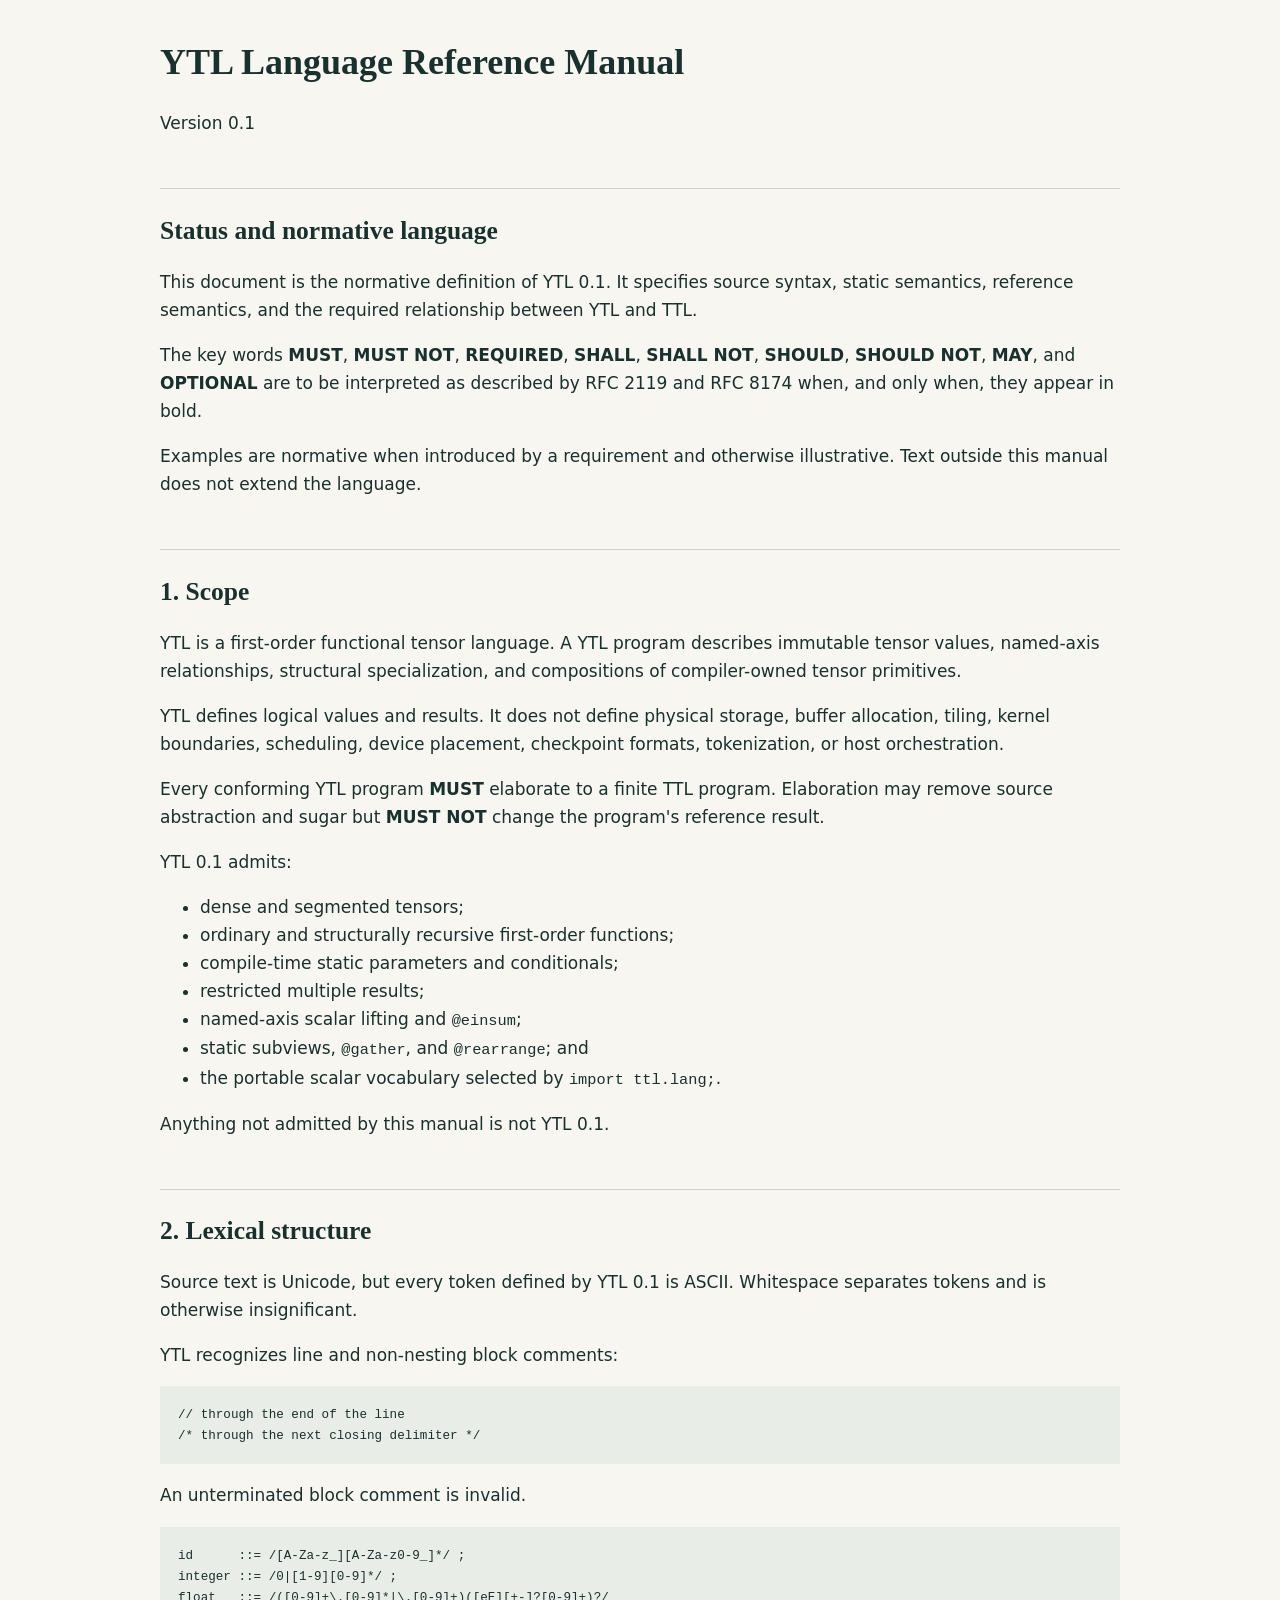
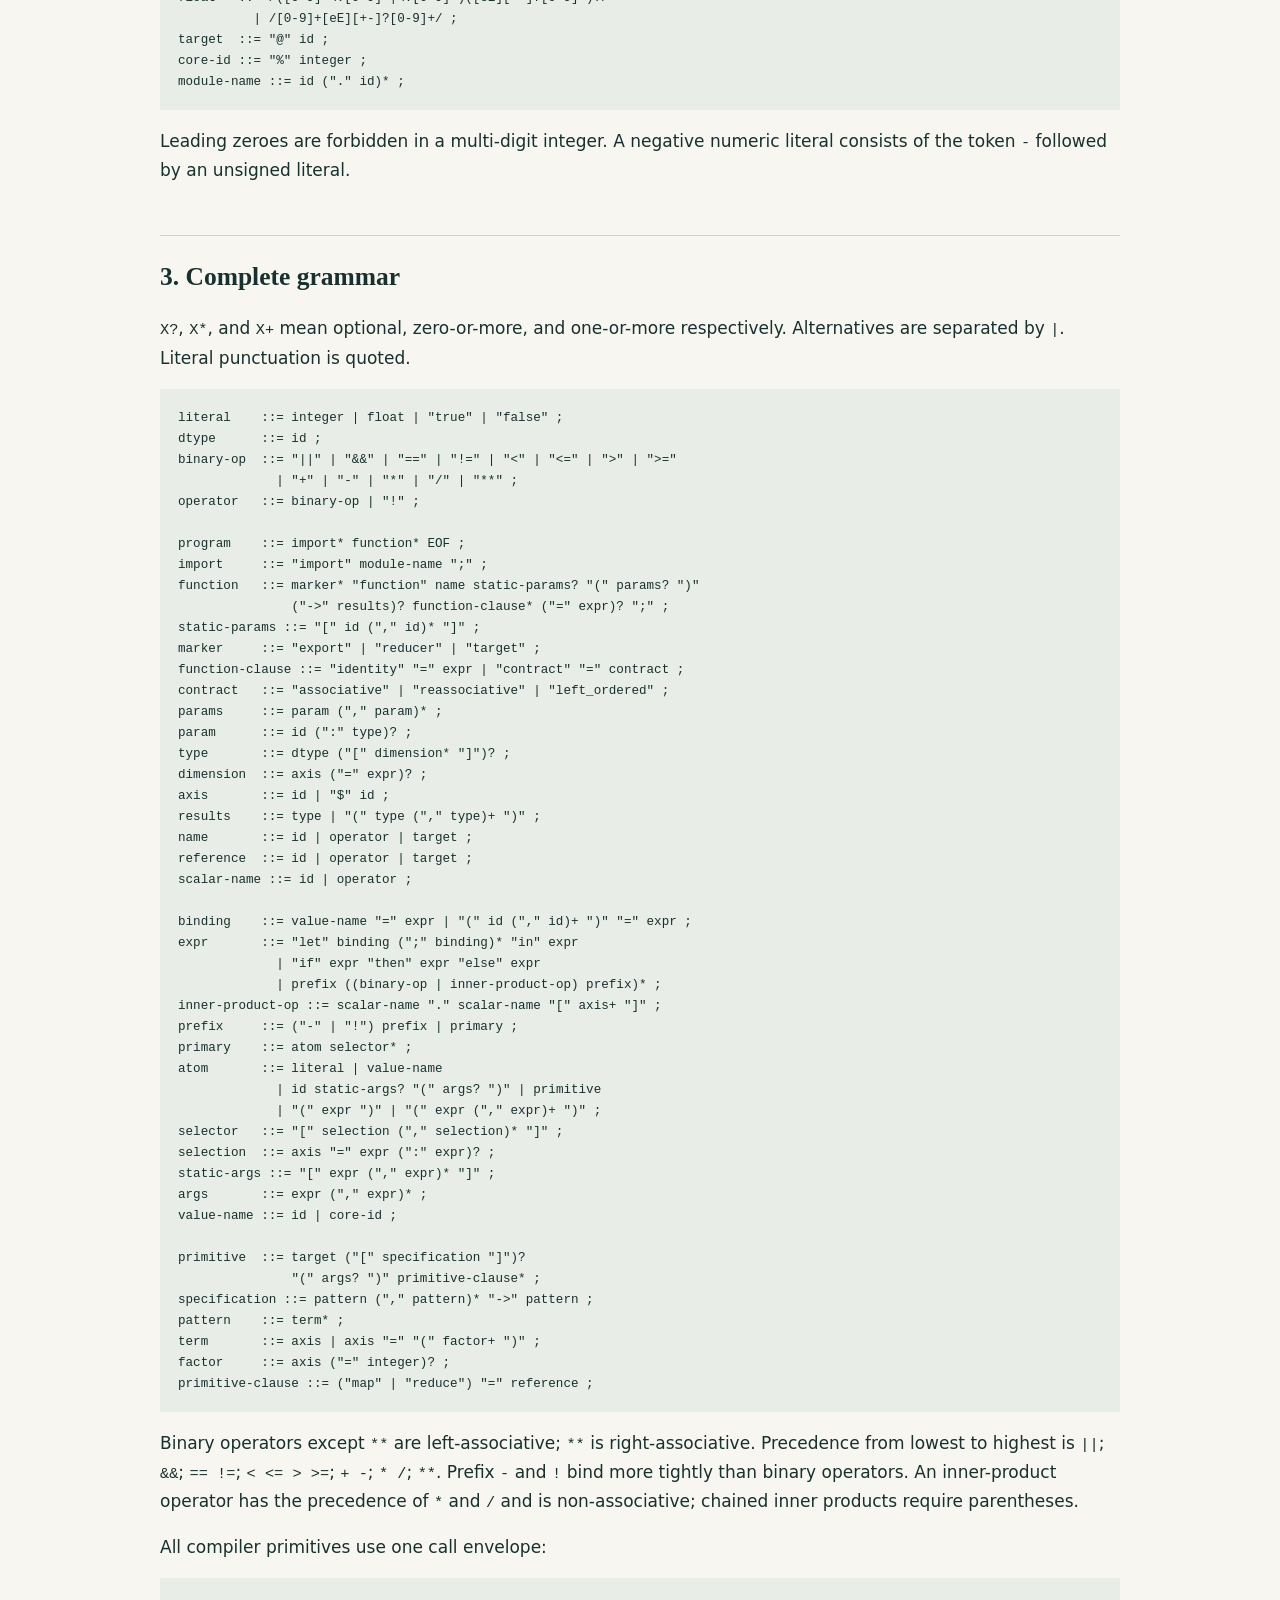
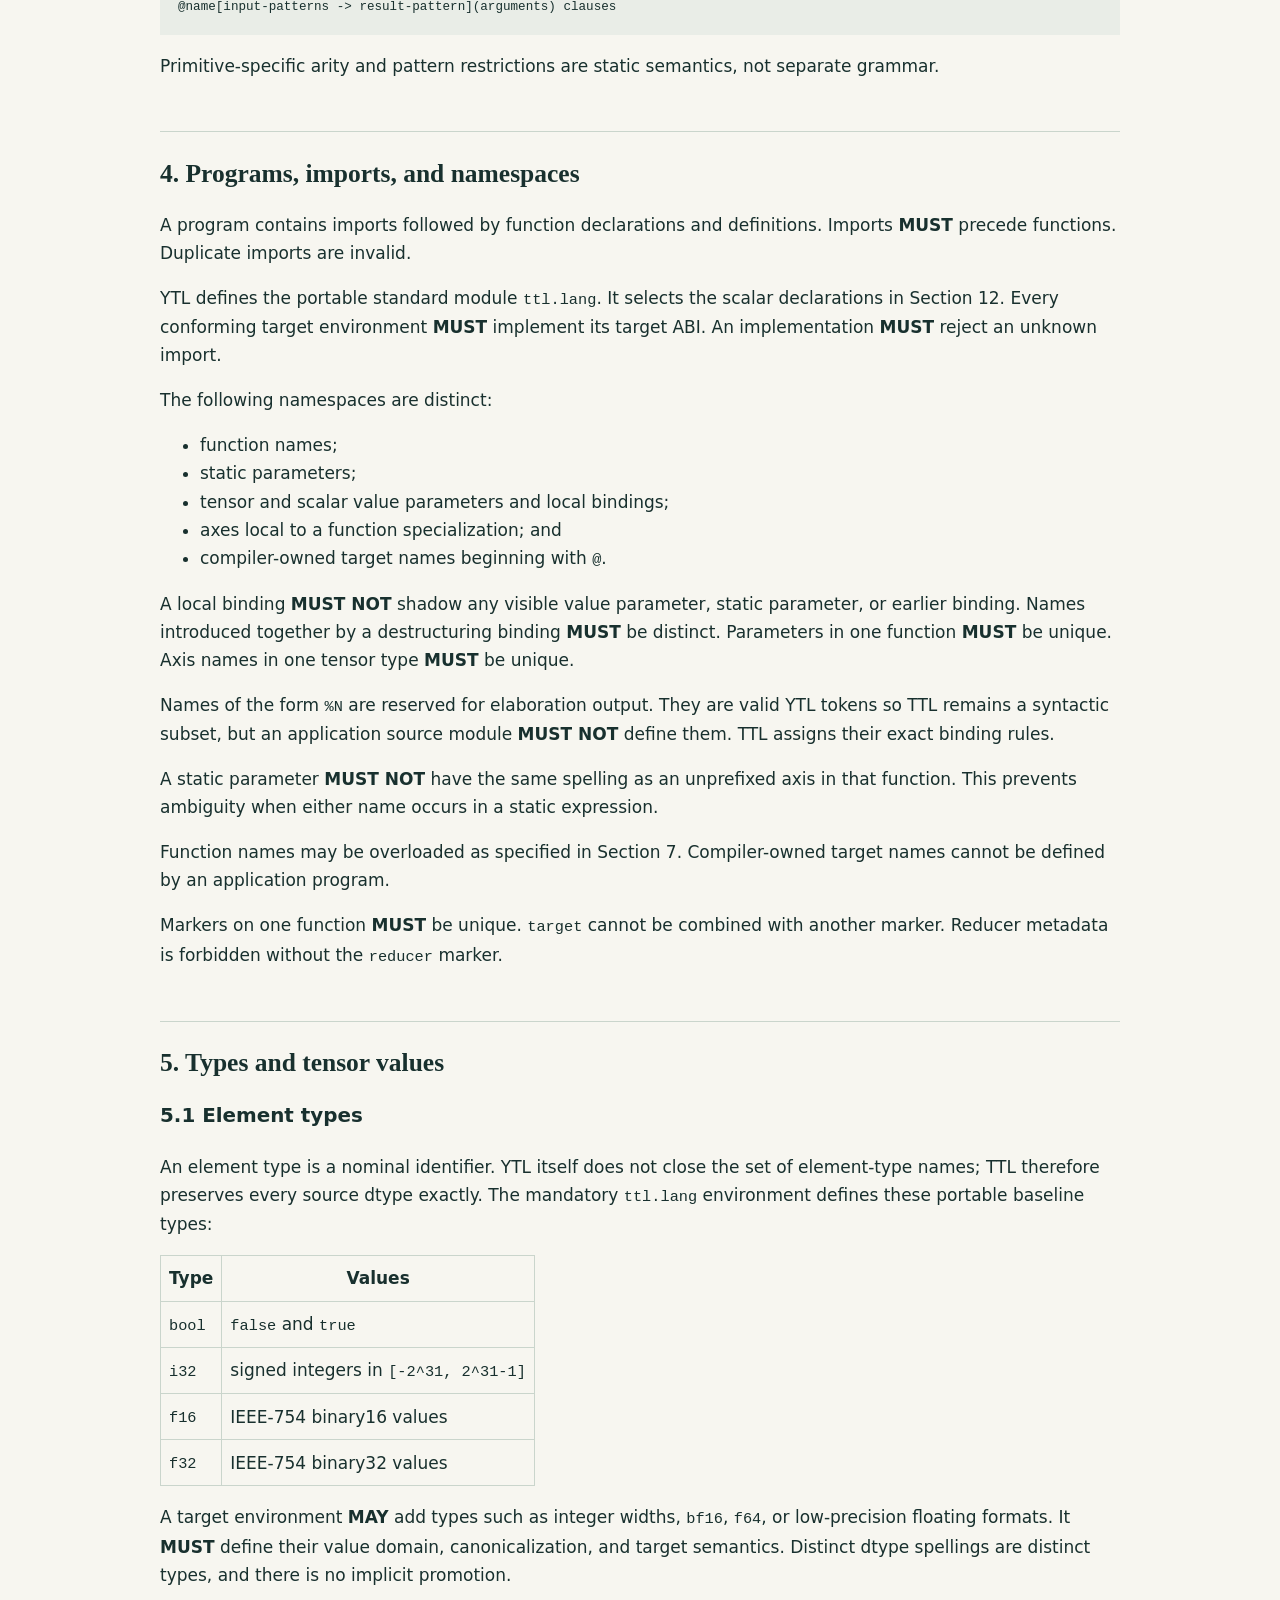
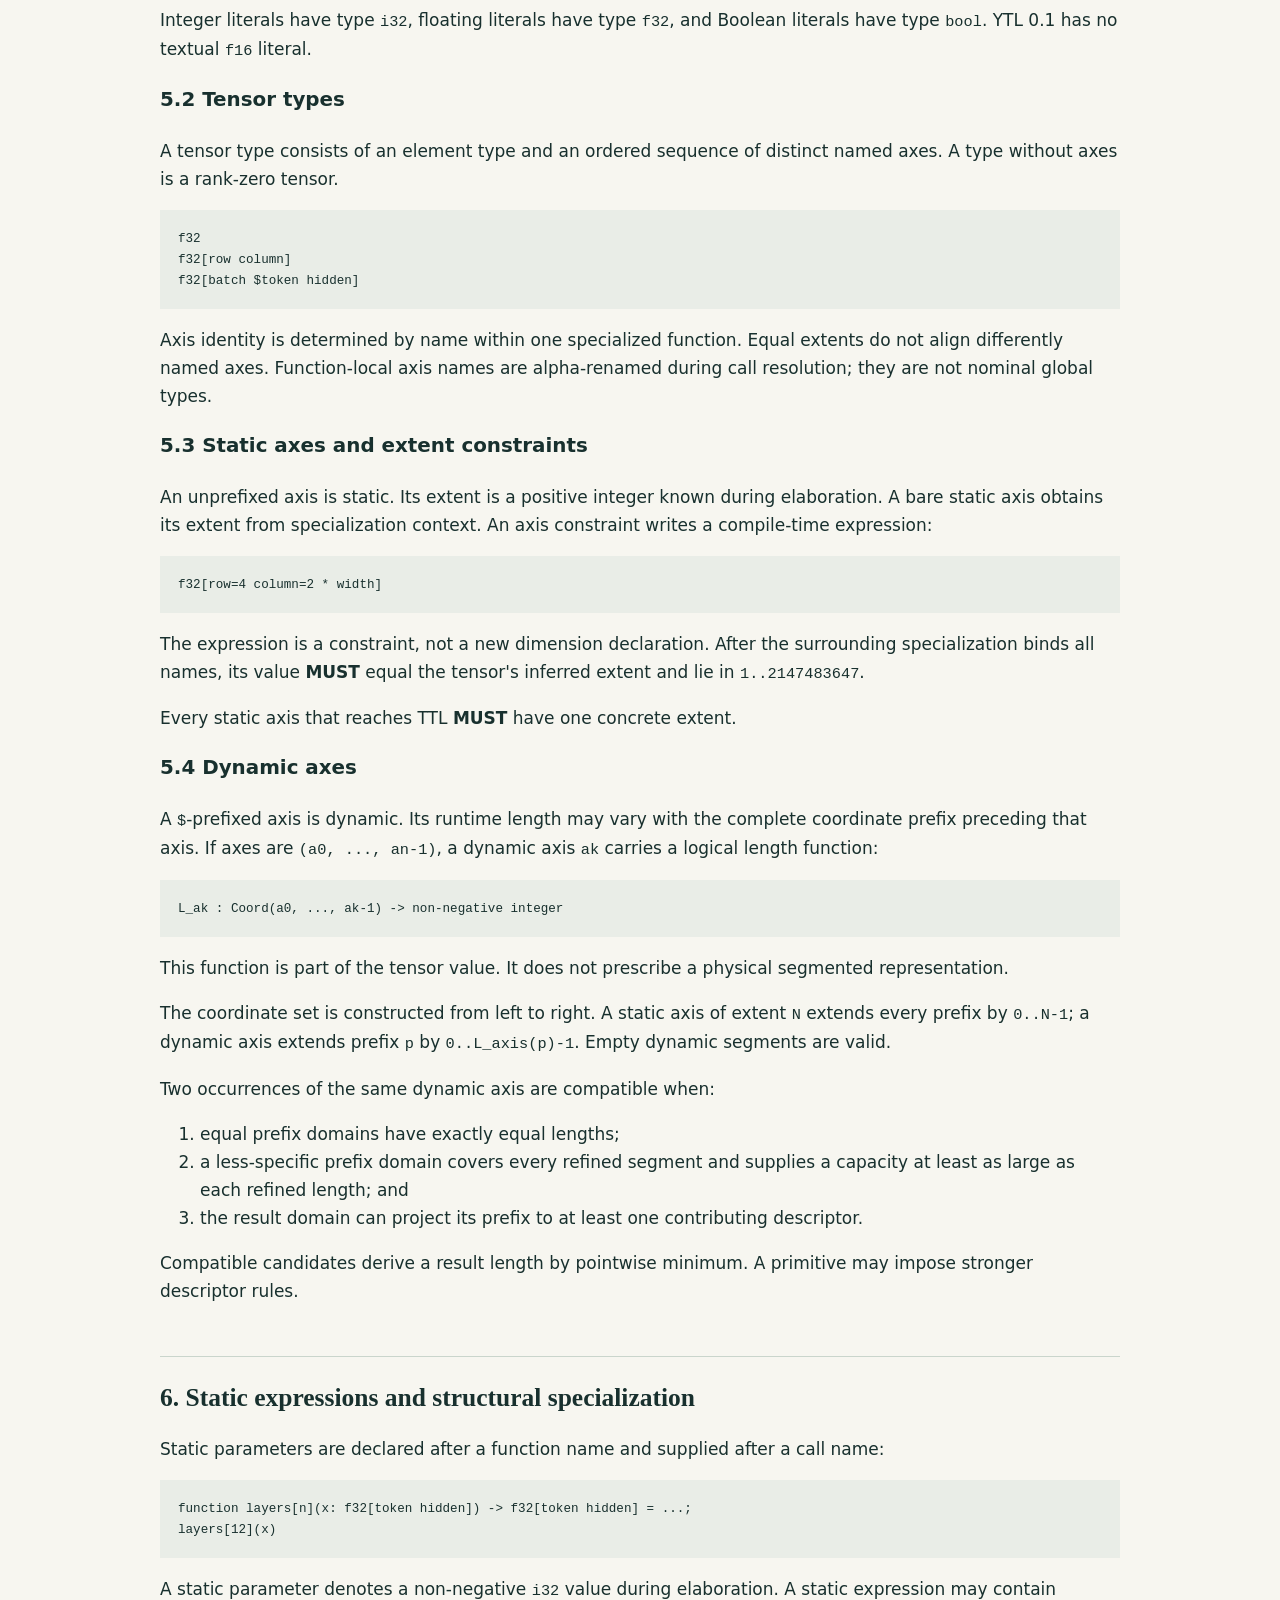
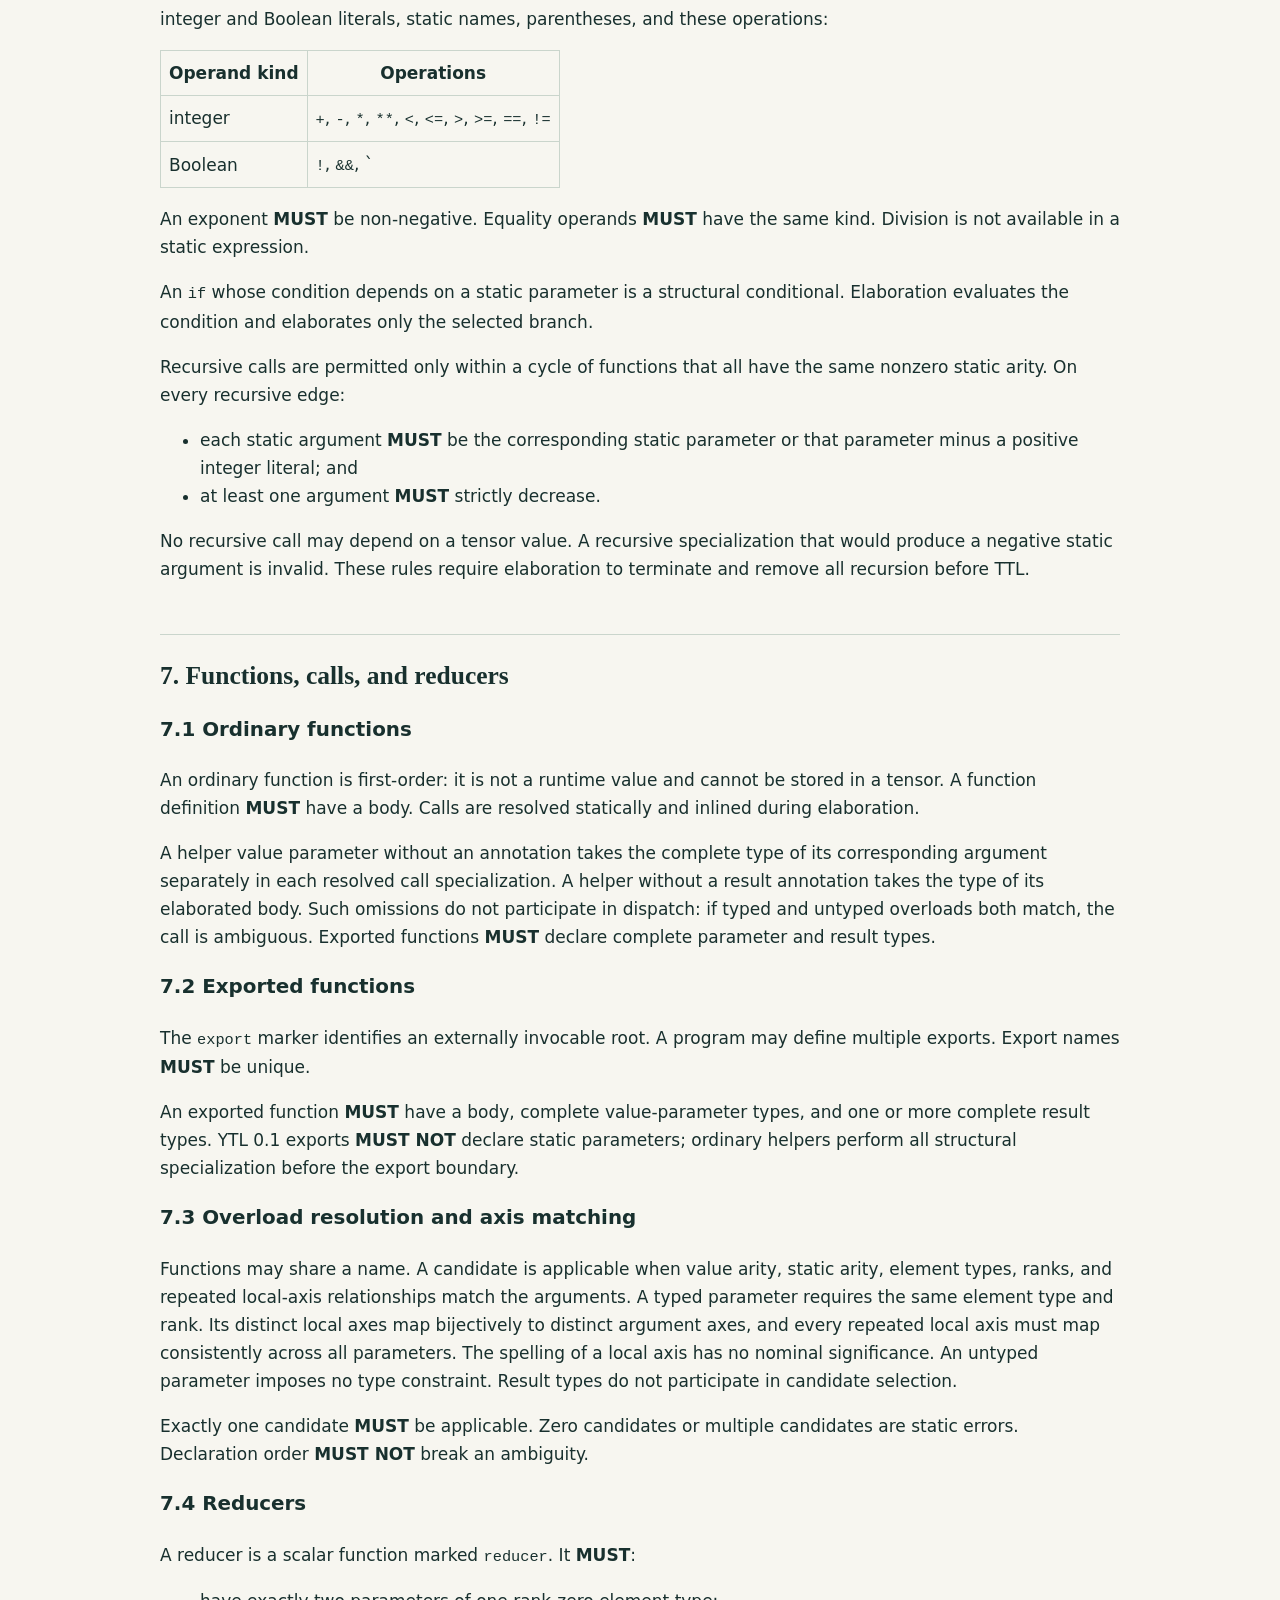
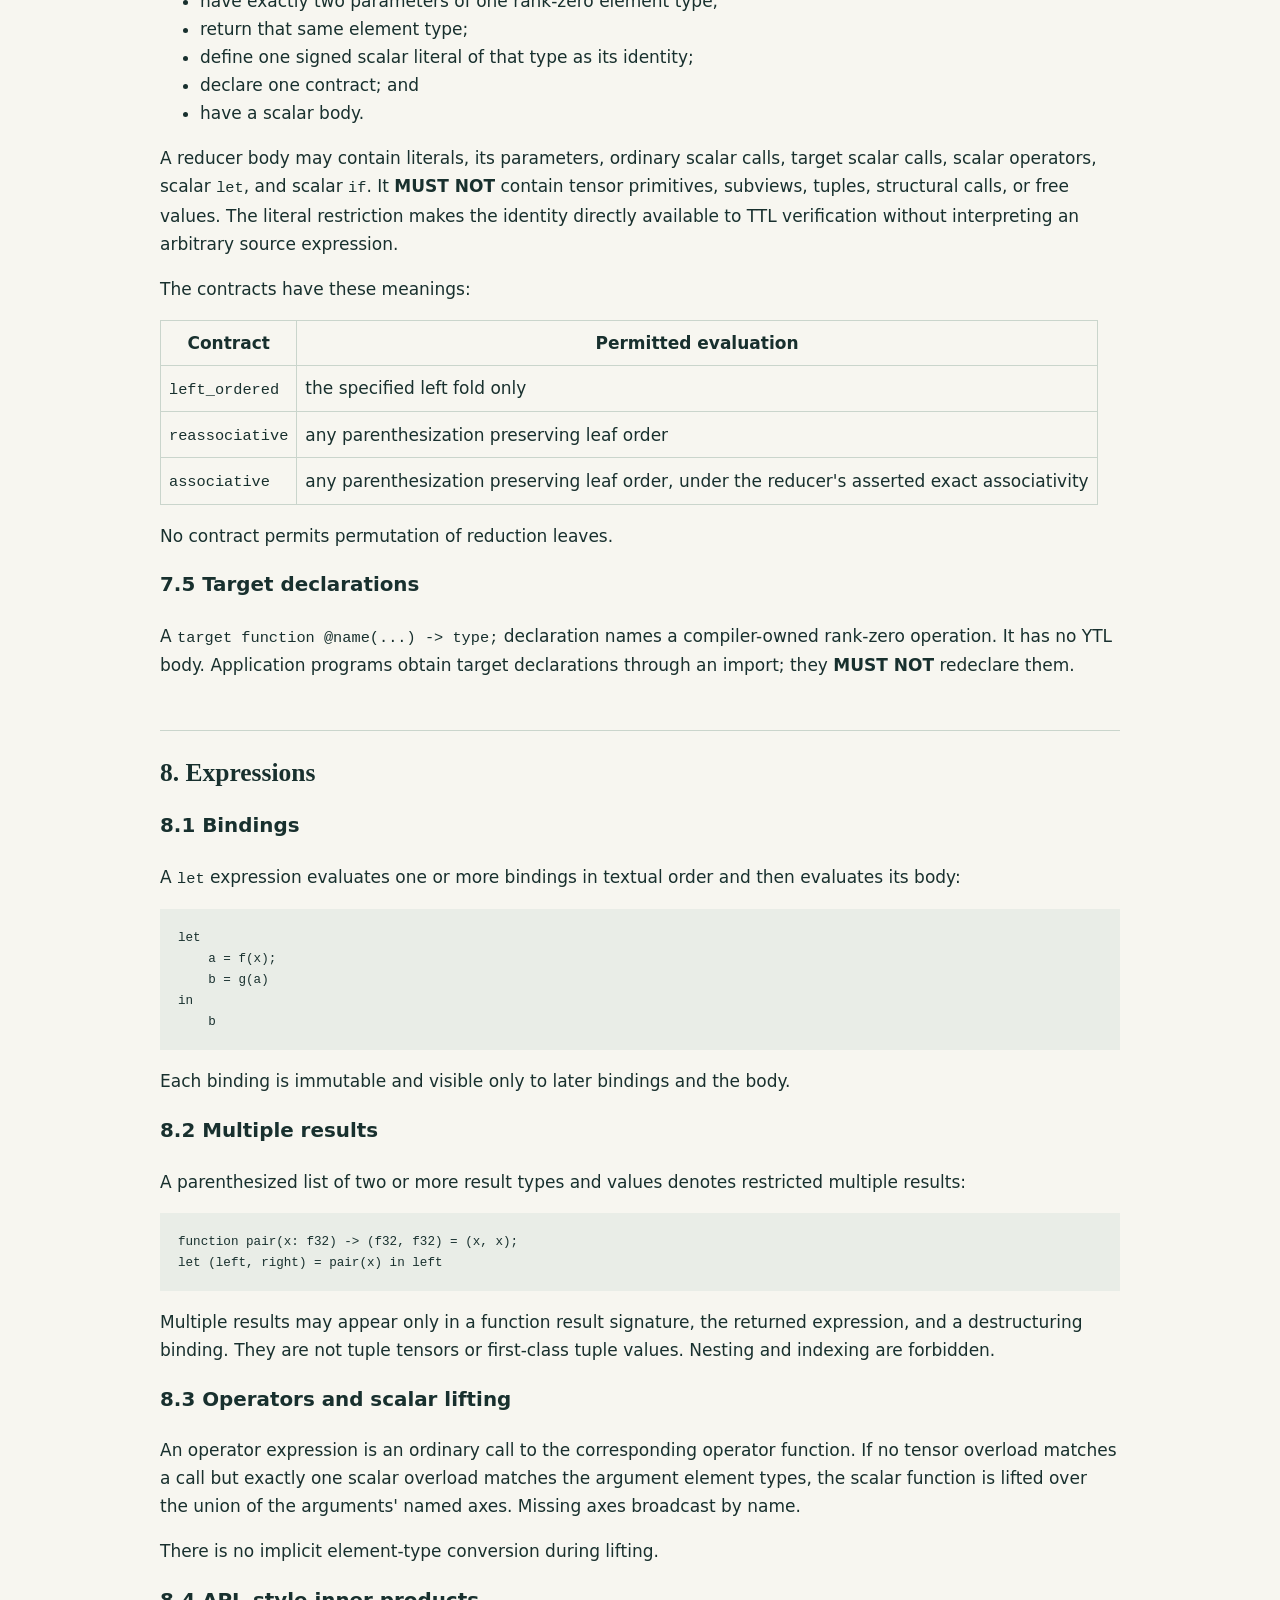
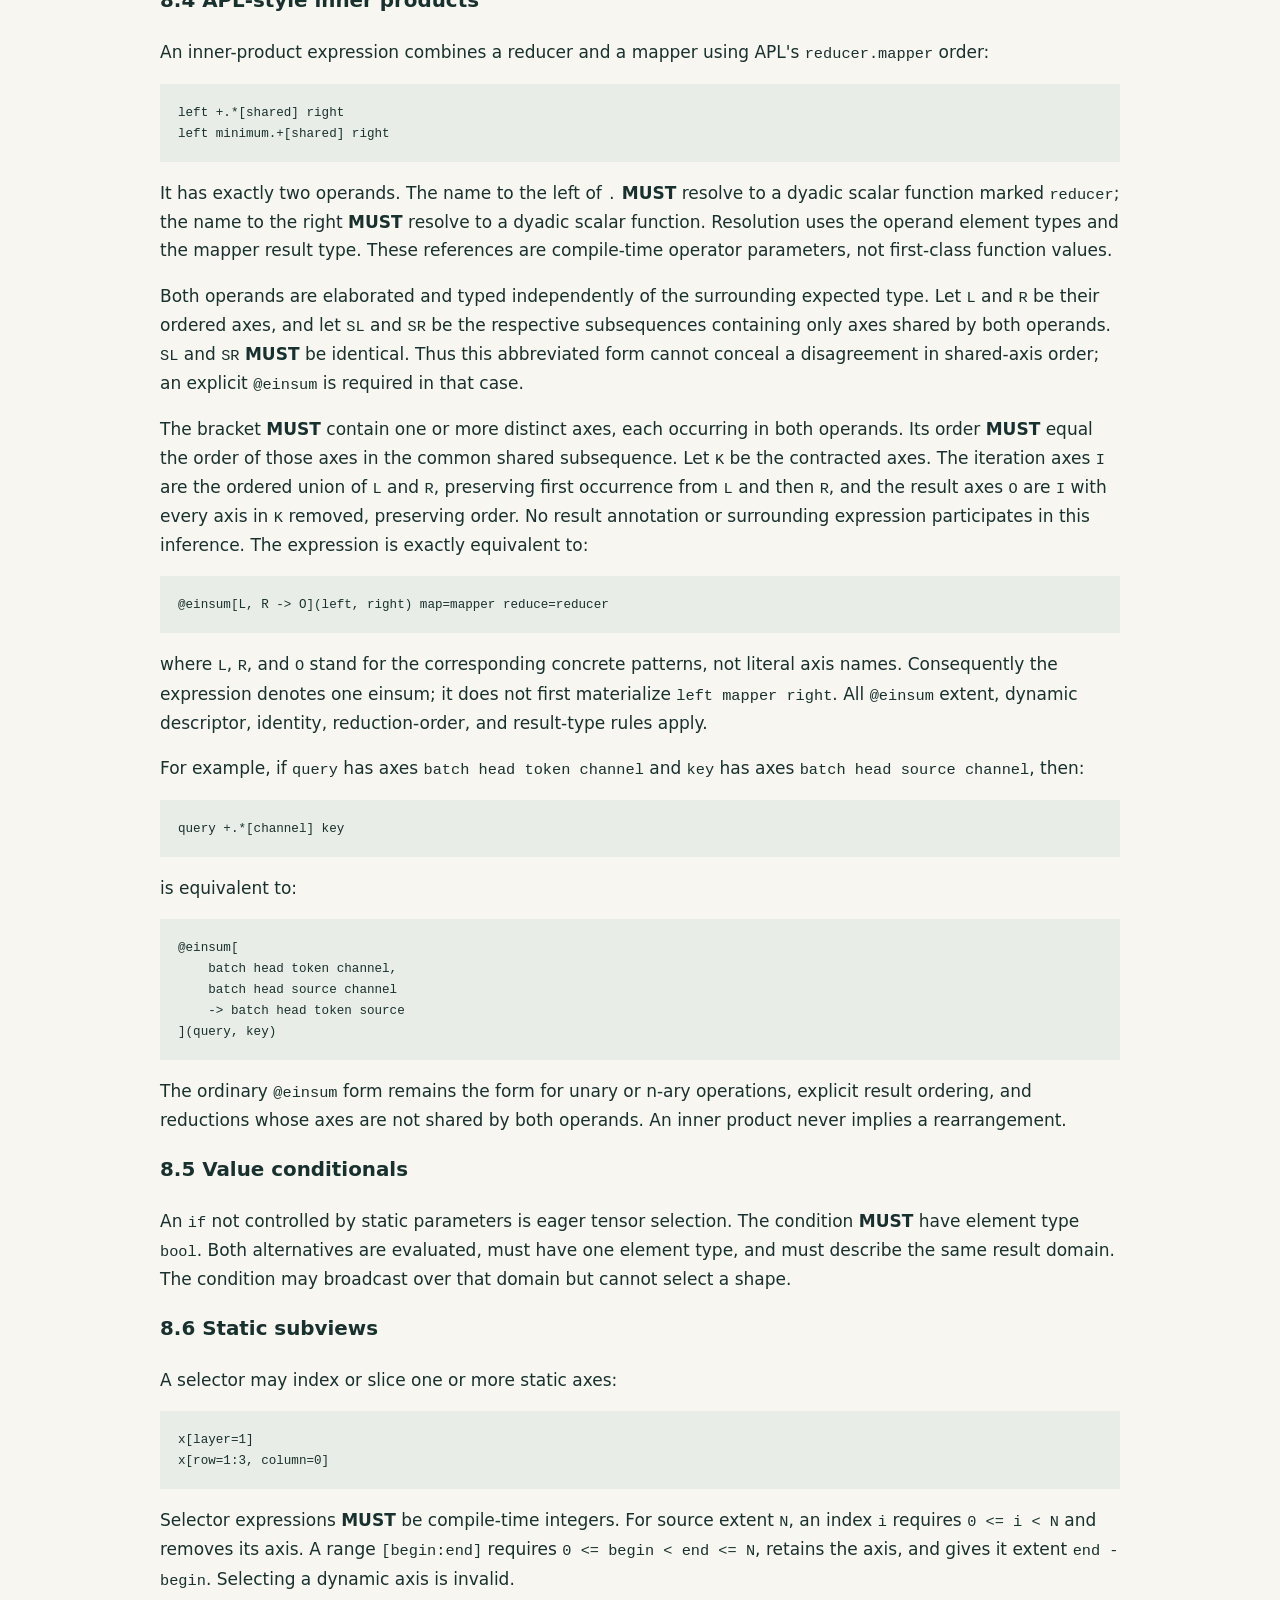
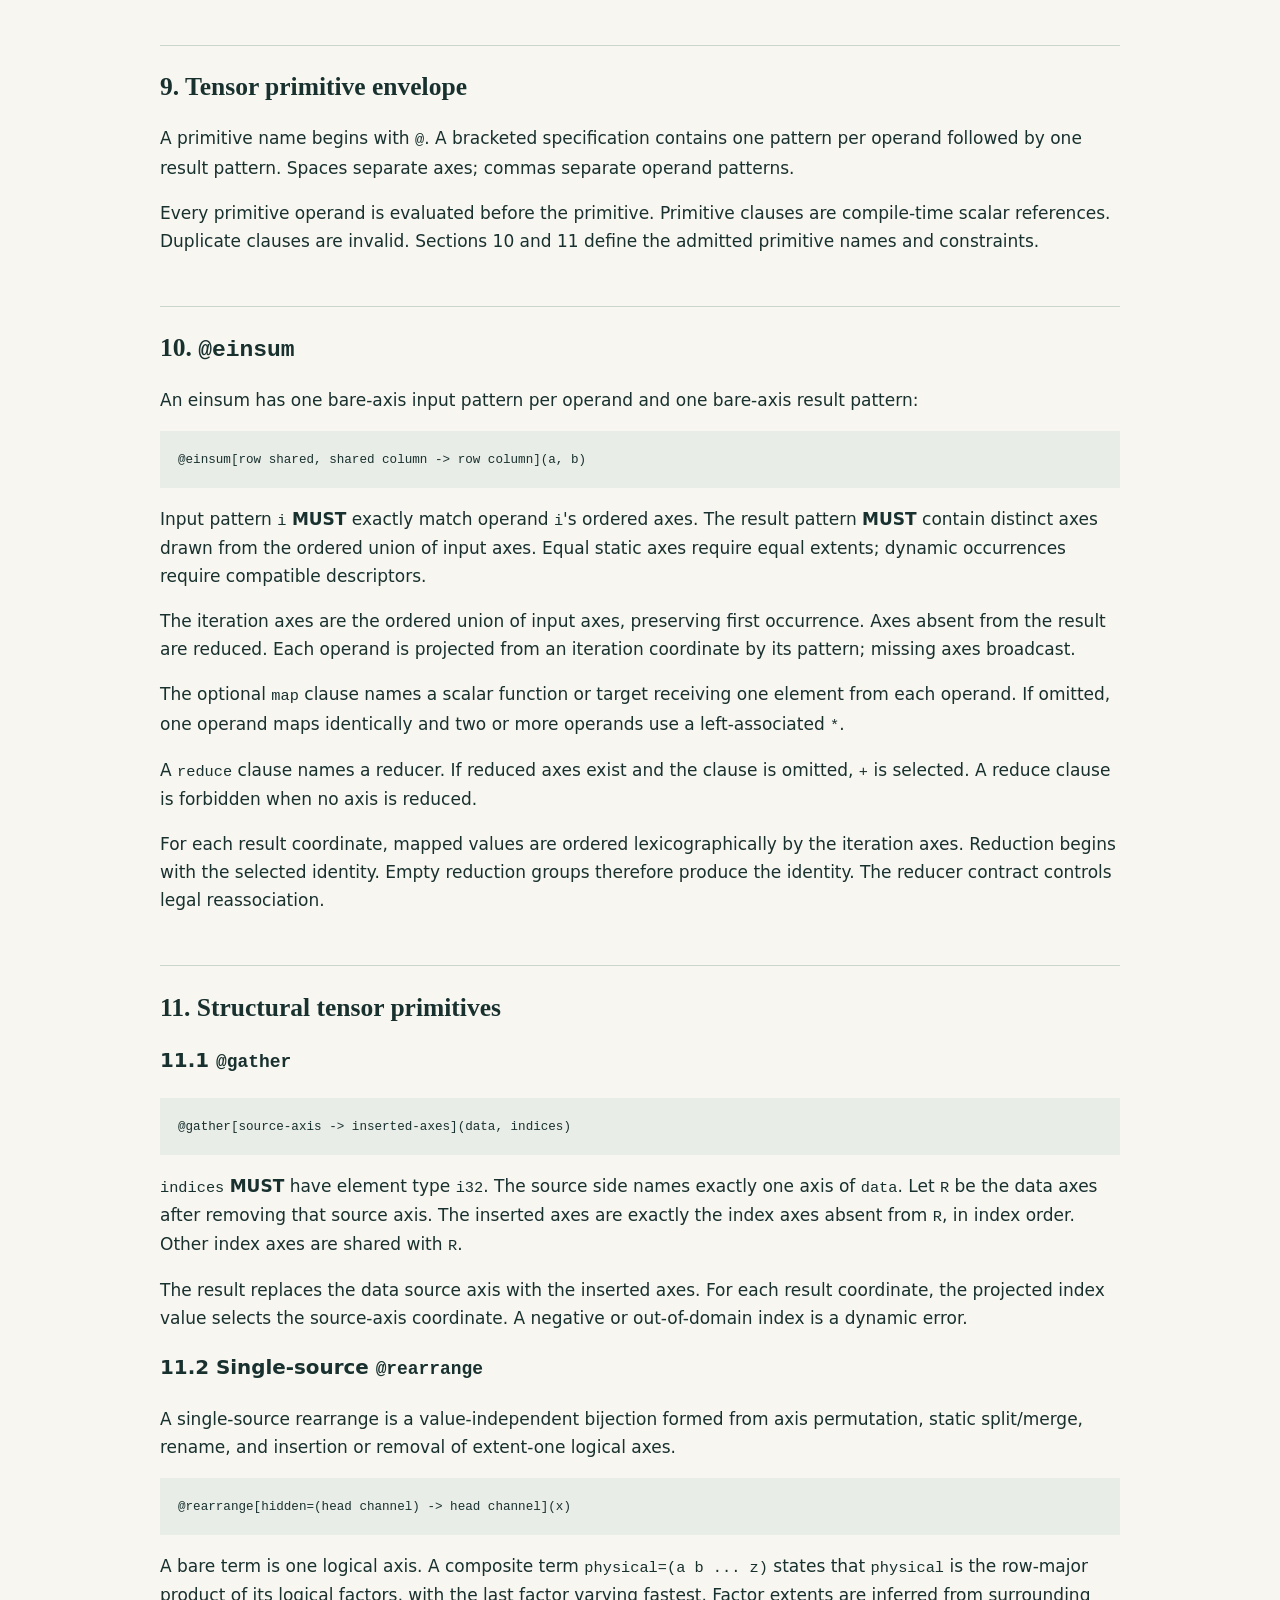
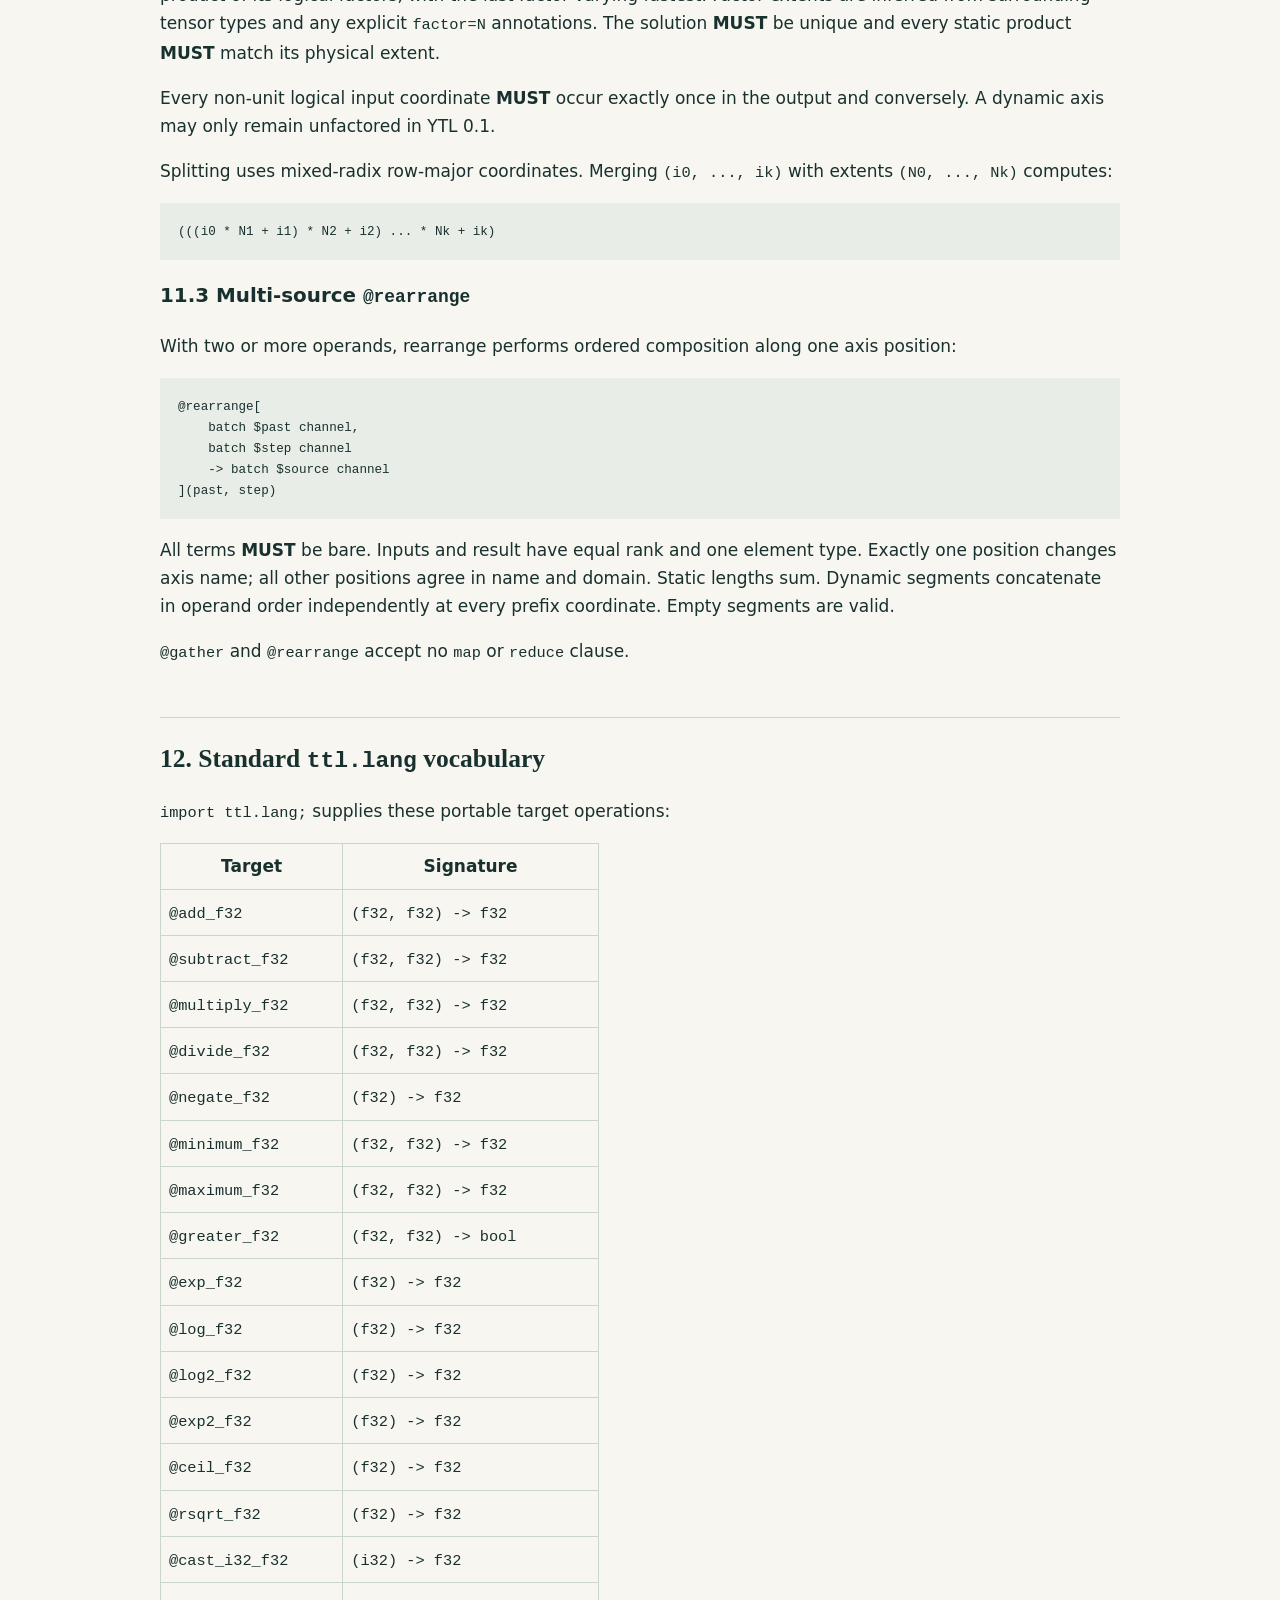
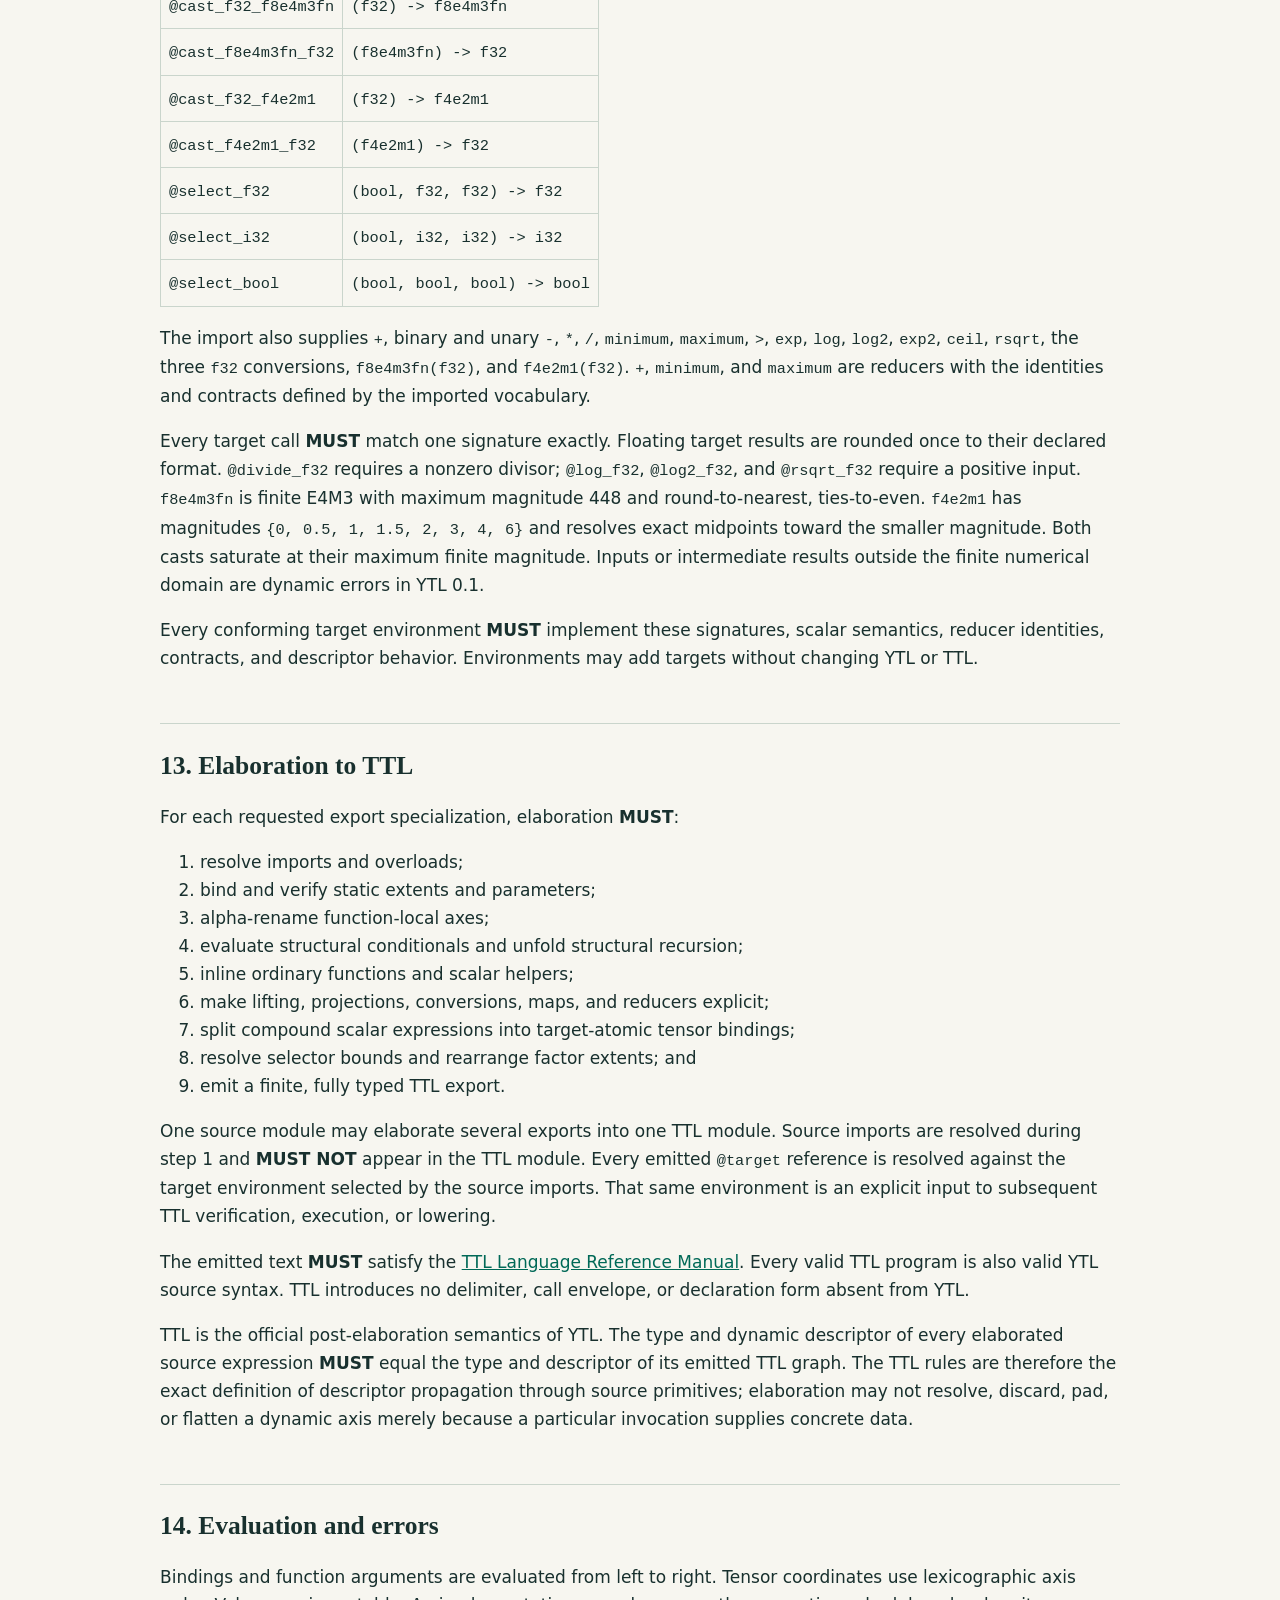
<file: research-page/references/ytl-lrm.html>
<!DOCTYPE html>
<html xmlns="http://www.w3.org/1999/xhtml" lang="" xml:lang="">
<head>
  <meta charset="utf-8" />
  <meta name="generator" content="pandoc" />
  <meta name="viewport" content="width=device-width, initial-scale=1.0, user-scalable=yes" />
  <title>YTL Language Reference Manual</title>
  <style>
    /* Default styles provided by pandoc.
    ** See https://pandoc.org/MANUAL.html#variables-for-html for config info.
    */
    code{white-space: pre-wrap;}
    span.smallcaps{font-variant: small-caps;}
    div.columns{display: flex; gap: min(4vw, 1.5em);}
    div.column{flex: auto; overflow-x: auto;}
    div.hanging-indent{margin-left: 1.5em; text-indent: -1.5em;}
    /* The extra [class] is a hack that increases specificity enough to
       override a similar rule in reveal.js */
    ul.task-list[class]{list-style: none;}
    ul.task-list li input[type="checkbox"] {
      font-size: inherit;
      width: 0.8em;
      margin: 0 0.8em 0.2em -1.6em;
      vertical-align: middle;
    }
    .display.math{display: block; text-align: center; margin: 0.5rem auto;}
  </style>
  <link rel="stylesheet" href="manual.css" />
</head>
<body>
<h1 id="ytl-language-reference-manual">YTL Language Reference
Manual</h1>
<p>Version 0.1</p>
<h2 id="status-and-normative-language">Status and normative
language</h2>
<p>This document is the normative definition of YTL 0.1. It specifies
source syntax, static semantics, reference semantics, and the required
relationship between YTL and TTL.</p>
<p>The key words <strong>MUST</strong>, <strong>MUST NOT</strong>,
<strong>REQUIRED</strong>, <strong>SHALL</strong>, <strong>SHALL
NOT</strong>, <strong>SHOULD</strong>, <strong>SHOULD NOT</strong>,
<strong>MAY</strong>, and <strong>OPTIONAL</strong> are to be
interpreted as described by RFC 2119 and RFC 8174 when, and only when,
they appear in bold.</p>
<p>Examples are normative when introduced by a requirement and otherwise
illustrative. Text outside this manual does not extend the language.</p>
<h2 id="1-scope">1. Scope</h2>
<p>YTL is a first-order functional tensor language. A YTL program
describes immutable tensor values, named-axis relationships, structural
specialization, and compositions of compiler-owned tensor
primitives.</p>
<p>YTL defines logical values and results. It does not define physical
storage, buffer allocation, tiling, kernel boundaries, scheduling,
device placement, checkpoint formats, tokenization, or host
orchestration.</p>
<p>Every conforming YTL program <strong>MUST</strong> elaborate to a
finite TTL program. Elaboration may remove source abstraction and sugar
but <strong>MUST NOT</strong> change the program's reference result.</p>
<p>YTL 0.1 admits:</p>
<ul>
<li>dense and segmented tensors;</li>
<li>ordinary and structurally recursive first-order functions;</li>
<li>compile-time static parameters and conditionals;</li>
<li>restricted multiple results;</li>
<li>named-axis scalar lifting and <code>@einsum</code>;</li>
<li>static subviews, <code>@gather</code>, and <code>@rearrange</code>;
and</li>
<li>the portable scalar vocabulary selected by
<code>import ttl.lang;</code>.</li>
</ul>
<p>Anything not admitted by this manual is not YTL 0.1.</p>
<h2 id="2-lexical-structure">2. Lexical structure</h2>
<p>Source text is Unicode, but every token defined by YTL 0.1 is ASCII.
Whitespace separates tokens and is otherwise insignificant.</p>
<p>YTL recognizes line and non-nesting block comments:</p>
<pre class="text"><code>// through the end of the line
/* through the next closing delimiter */</code></pre>
<p>An unterminated block comment is invalid.</p>
<pre class="ebnf"><code>id      ::= /[A-Za-z_][A-Za-z0-9_]*/ ;
integer ::= /0|[1-9][0-9]*/ ;
float   ::= /([0-9]+\.[0-9]*|\.[0-9]+)([eE][+-]?[0-9]+)?/
          | /[0-9]+[eE][+-]?[0-9]+/ ;
target  ::= &quot;@&quot; id ;
core-id ::= &quot;%&quot; integer ;
module-name ::= id (&quot;.&quot; id)* ;</code></pre>
<p>Leading zeroes are forbidden in a multi-digit integer. A negative
numeric literal consists of the token <code>-</code> followed by an
unsigned literal.</p>
<h2 id="3-complete-grammar">3. Complete grammar</h2>
<p><code>X?</code>, <code>X*</code>, and <code>X+</code> mean optional,
zero-or-more, and one-or-more respectively. Alternatives are separated
by <code>|</code>. Literal punctuation is quoted.</p>
<pre class="ebnf"><code>literal    ::= integer | float | &quot;true&quot; | &quot;false&quot; ;
dtype      ::= id ;
binary-op  ::= &quot;||&quot; | &quot;&amp;&amp;&quot; | &quot;==&quot; | &quot;!=&quot; | &quot;&lt;&quot; | &quot;&lt;=&quot; | &quot;&gt;&quot; | &quot;&gt;=&quot;
             | &quot;+&quot; | &quot;-&quot; | &quot;*&quot; | &quot;/&quot; | &quot;**&quot; ;
operator   ::= binary-op | &quot;!&quot; ;

program    ::= import* function* EOF ;
import     ::= &quot;import&quot; module-name &quot;;&quot; ;
function   ::= marker* &quot;function&quot; name static-params? &quot;(&quot; params? &quot;)&quot;
               (&quot;-&gt;&quot; results)? function-clause* (&quot;=&quot; expr)? &quot;;&quot; ;
static-params ::= &quot;[&quot; id (&quot;,&quot; id)* &quot;]&quot; ;
marker     ::= &quot;export&quot; | &quot;reducer&quot; | &quot;target&quot; ;
function-clause ::= &quot;identity&quot; &quot;=&quot; expr | &quot;contract&quot; &quot;=&quot; contract ;
contract   ::= &quot;associative&quot; | &quot;reassociative&quot; | &quot;left_ordered&quot; ;
params     ::= param (&quot;,&quot; param)* ;
param      ::= id (&quot;:&quot; type)? ;
type       ::= dtype (&quot;[&quot; dimension* &quot;]&quot;)? ;
dimension  ::= axis (&quot;=&quot; expr)? ;
axis       ::= id | &quot;$&quot; id ;
results    ::= type | &quot;(&quot; type (&quot;,&quot; type)+ &quot;)&quot; ;
name       ::= id | operator | target ;
reference  ::= id | operator | target ;
scalar-name ::= id | operator ;

binding    ::= value-name &quot;=&quot; expr | &quot;(&quot; id (&quot;,&quot; id)+ &quot;)&quot; &quot;=&quot; expr ;
expr       ::= &quot;let&quot; binding (&quot;;&quot; binding)* &quot;in&quot; expr
             | &quot;if&quot; expr &quot;then&quot; expr &quot;else&quot; expr
             | prefix ((binary-op | inner-product-op) prefix)* ;
inner-product-op ::= scalar-name &quot;.&quot; scalar-name &quot;[&quot; axis+ &quot;]&quot; ;
prefix     ::= (&quot;-&quot; | &quot;!&quot;) prefix | primary ;
primary    ::= atom selector* ;
atom       ::= literal | value-name
             | id static-args? &quot;(&quot; args? &quot;)&quot; | primitive
             | &quot;(&quot; expr &quot;)&quot; | &quot;(&quot; expr (&quot;,&quot; expr)+ &quot;)&quot; ;
selector   ::= &quot;[&quot; selection (&quot;,&quot; selection)* &quot;]&quot; ;
selection  ::= axis &quot;=&quot; expr (&quot;:&quot; expr)? ;
static-args ::= &quot;[&quot; expr (&quot;,&quot; expr)* &quot;]&quot; ;
args       ::= expr (&quot;,&quot; expr)* ;
value-name ::= id | core-id ;

primitive  ::= target (&quot;[&quot; specification &quot;]&quot;)?
               &quot;(&quot; args? &quot;)&quot; primitive-clause* ;
specification ::= pattern (&quot;,&quot; pattern)* &quot;-&gt;&quot; pattern ;
pattern    ::= term* ;
term       ::= axis | axis &quot;=&quot; &quot;(&quot; factor+ &quot;)&quot; ;
factor     ::= axis (&quot;=&quot; integer)? ;
primitive-clause ::= (&quot;map&quot; | &quot;reduce&quot;) &quot;=&quot; reference ;</code></pre>
<p>Binary operators except <code>**</code> are left-associative;
<code>**</code> is right-associative. Precedence from lowest to highest
is <code>||</code>; <code>&amp;&amp;</code>; <code>== !=</code>;
<code>&lt; &lt;= &gt; &gt;=</code>; <code>+ -</code>; <code>* /</code>;
<code>**</code>. Prefix <code>-</code> and <code>!</code> bind more
tightly than binary operators. An inner-product operator has the
precedence of <code>*</code> and <code>/</code> and is non-associative;
chained inner products require parentheses.</p>
<p>All compiler primitives use one call envelope:</p>
<pre class="text"><code>@name[input-patterns -&gt; result-pattern](arguments) clauses</code></pre>
<p>Primitive-specific arity and pattern restrictions are static
semantics, not separate grammar.</p>
<h2 id="4-programs-imports-and-namespaces">4. Programs, imports, and
namespaces</h2>
<p>A program contains imports followed by function declarations and
definitions. Imports <strong>MUST</strong> precede functions. Duplicate
imports are invalid.</p>
<p>YTL defines the portable standard module <code>ttl.lang</code>. It
selects the scalar declarations in Section 12. Every conforming target
environment <strong>MUST</strong> implement its target ABI. An
implementation <strong>MUST</strong> reject an unknown import.</p>
<p>The following namespaces are distinct:</p>
<ul>
<li>function names;</li>
<li>static parameters;</li>
<li>tensor and scalar value parameters and local bindings;</li>
<li>axes local to a function specialization; and</li>
<li>compiler-owned target names beginning with <code>@</code>.</li>
</ul>
<p>A local binding <strong>MUST NOT</strong> shadow any visible value
parameter, static parameter, or earlier binding. Names introduced
together by a destructuring binding <strong>MUST</strong> be distinct.
Parameters in one function <strong>MUST</strong> be unique. Axis names
in one tensor type <strong>MUST</strong> be unique.</p>
<p>Names of the form <code>%N</code> are reserved for elaboration
output. They are valid YTL tokens so TTL remains a syntactic subset, but
an application source module <strong>MUST NOT</strong> define them. TTL
assigns their exact binding rules.</p>
<p>A static parameter <strong>MUST NOT</strong> have the same spelling
as an unprefixed axis in that function. This prevents ambiguity when
either name occurs in a static expression.</p>
<p>Function names may be overloaded as specified in Section 7.
Compiler-owned target names cannot be defined by an application
program.</p>
<p>Markers on one function <strong>MUST</strong> be unique.
<code>target</code> cannot be combined with another marker. Reducer
metadata is forbidden without the <code>reducer</code> marker.</p>
<h2 id="5-types-and-tensor-values">5. Types and tensor values</h2>
<h3 id="51-element-types">5.1 Element types</h3>
<p>An element type is a nominal identifier. YTL itself does not close
the set of element-type names; TTL therefore preserves every source
dtype exactly. The mandatory <code>ttl.lang</code> environment defines
these portable baseline types:</p>
<table>
<thead>
<tr>
<th>Type</th>
<th>Values</th>
</tr>
</thead>
<tbody>
<tr>
<td><code>bool</code></td>
<td><code>false</code> and <code>true</code></td>
</tr>
<tr>
<td><code>i32</code></td>
<td>signed integers in <code>[-2^31, 2^31-1]</code></td>
</tr>
<tr>
<td><code>f16</code></td>
<td>IEEE-754 binary16 values</td>
</tr>
<tr>
<td><code>f32</code></td>
<td>IEEE-754 binary32 values</td>
</tr>
</tbody>
</table>
<p>A target environment <strong>MAY</strong> add types such as integer
widths, <code>bf16</code>, <code>f64</code>, or low-precision floating
formats. It <strong>MUST</strong> define their value domain,
canonicalization, and target semantics. Distinct dtype spellings are
distinct types, and there is no implicit promotion.</p>
<p>Integer literals have type <code>i32</code>, floating literals have
type <code>f32</code>, and Boolean literals have type <code>bool</code>.
YTL 0.1 has no textual <code>f16</code> literal.</p>
<h3 id="52-tensor-types">5.2 Tensor types</h3>
<p>A tensor type consists of an element type and an ordered sequence of
distinct named axes. A type without axes is a rank-zero tensor.</p>
<pre class="ttl"><code>f32
f32[row column]
f32[batch $token hidden]</code></pre>
<p>Axis identity is determined by name within one specialized function.
Equal extents do not align differently named axes. Function-local axis
names are alpha-renamed during call resolution; they are not nominal
global types.</p>
<h3 id="53-static-axes-and-extent-constraints">5.3 Static axes and
extent constraints</h3>
<p>An unprefixed axis is static. Its extent is a positive integer known
during elaboration. A bare static axis obtains its extent from
specialization context. An axis constraint writes a compile-time
expression:</p>
<pre class="ttl"><code>f32[row=4 column=2 * width]</code></pre>
<p>The expression is a constraint, not a new dimension declaration.
After the surrounding specialization binds all names, its value
<strong>MUST</strong> equal the tensor's inferred extent and lie in
<code>1..2147483647</code>.</p>
<p>Every static axis that reaches TTL <strong>MUST</strong> have one
concrete extent.</p>
<h3 id="54-dynamic-axes">5.4 Dynamic axes</h3>
<p>A <code>$</code>-prefixed axis is dynamic. Its runtime length may
vary with the complete coordinate prefix preceding that axis. If axes
are <code>(a0, ..., an-1)</code>, a dynamic axis <code>ak</code> carries
a logical length function:</p>
<pre class="text"><code>L_ak : Coord(a0, ..., ak-1) -&gt; non-negative integer</code></pre>
<p>This function is part of the tensor value. It does not prescribe a
physical segmented representation.</p>
<p>The coordinate set is constructed from left to right. A static axis
of extent <code>N</code> extends every prefix by <code>0..N-1</code>; a
dynamic axis extends prefix <code>p</code> by
<code>0..L_axis(p)-1</code>. Empty dynamic segments are valid.</p>
<p>Two occurrences of the same dynamic axis are compatible when:</p>
<ol type="1">
<li>equal prefix domains have exactly equal lengths;</li>
<li>a less-specific prefix domain covers every refined segment and
supplies a capacity at least as large as each refined length; and</li>
<li>the result domain can project its prefix to at least one
contributing descriptor.</li>
</ol>
<p>Compatible candidates derive a result length by pointwise minimum. A
primitive may impose stronger descriptor rules.</p>
<h2 id="6-static-expressions-and-structural-specialization">6. Static
expressions and structural specialization</h2>
<p>Static parameters are declared after a function name and supplied
after a call name:</p>
<pre class="ttl"><code>function layers[n](x: f32[token hidden]) -&gt; f32[token hidden] = ...;
layers[12](x)</code></pre>
<p>A static parameter denotes a non-negative <code>i32</code> value
during elaboration. A static expression may contain integer and Boolean
literals, static names, parentheses, and these operations:</p>
<table>
<thead>
<tr>
<th>Operand kind</th>
<th>Operations</th>
</tr>
</thead>
<tbody>
<tr>
<td>integer</td>
<td><code>+</code>, <code>-</code>, <code>*</code>, <code>**</code>,
<code>&lt;</code>, <code>&lt;=</code>, <code>&gt;</code>,
<code>&gt;=</code>, <code>==</code>, <code>!=</code></td>
</tr>
<tr>
<td>Boolean</td>
<td><code>!</code>, <code>&amp;&amp;</code>, `</td>
</tr>
</tbody>
</table>
<p>An exponent <strong>MUST</strong> be non-negative. Equality operands
<strong>MUST</strong> have the same kind. Division is not available in a
static expression.</p>
<p>An <code>if</code> whose condition depends on a static parameter is a
structural conditional. Elaboration evaluates the condition and
elaborates only the selected branch.</p>
<p>Recursive calls are permitted only within a cycle of functions that
all have the same nonzero static arity. On every recursive edge:</p>
<ul>
<li>each static argument <strong>MUST</strong> be the corresponding
static parameter or that parameter minus a positive integer literal;
and</li>
<li>at least one argument <strong>MUST</strong> strictly decrease.</li>
</ul>
<p>No recursive call may depend on a tensor value. A recursive
specialization that would produce a negative static argument is invalid.
These rules require elaboration to terminate and remove all recursion
before TTL.</p>
<h2 id="7-functions-calls-and-reducers">7. Functions, calls, and
reducers</h2>
<h3 id="71-ordinary-functions">7.1 Ordinary functions</h3>
<p>An ordinary function is first-order: it is not a runtime value and
cannot be stored in a tensor. A function definition
<strong>MUST</strong> have a body. Calls are resolved statically and
inlined during elaboration.</p>
<p>A helper value parameter without an annotation takes the complete
type of its corresponding argument separately in each resolved call
specialization. A helper without a result annotation takes the type of
its elaborated body. Such omissions do not participate in dispatch: if
typed and untyped overloads both match, the call is ambiguous. Exported
functions <strong>MUST</strong> declare complete parameter and result
types.</p>
<h3 id="72-exported-functions">7.2 Exported functions</h3>
<p>The <code>export</code> marker identifies an externally invocable
root. A program may define multiple exports. Export names
<strong>MUST</strong> be unique.</p>
<p>An exported function <strong>MUST</strong> have a body, complete
value-parameter types, and one or more complete result types. YTL 0.1
exports <strong>MUST NOT</strong> declare static parameters; ordinary
helpers perform all structural specialization before the export
boundary.</p>
<h3 id="73-overload-resolution-and-axis-matching">7.3 Overload
resolution and axis matching</h3>
<p>Functions may share a name. A candidate is applicable when value
arity, static arity, element types, ranks, and repeated local-axis
relationships match the arguments. A typed parameter requires the same
element type and rank. Its distinct local axes map bijectively to
distinct argument axes, and every repeated local axis must map
consistently across all parameters. The spelling of a local axis has no
nominal significance. An untyped parameter imposes no type constraint.
Result types do not participate in candidate selection.</p>
<p>Exactly one candidate <strong>MUST</strong> be applicable. Zero
candidates or multiple candidates are static errors. Declaration order
<strong>MUST NOT</strong> break an ambiguity.</p>
<h3 id="74-reducers">7.4 Reducers</h3>
<p>A reducer is a scalar function marked <code>reducer</code>. It
<strong>MUST</strong>:</p>
<ul>
<li>have exactly two parameters of one rank-zero element type;</li>
<li>return that same element type;</li>
<li>define one signed scalar literal of that type as its identity;</li>
<li>declare one contract; and</li>
<li>have a scalar body.</li>
</ul>
<p>A reducer body may contain literals, its parameters, ordinary scalar
calls, target scalar calls, scalar operators, scalar <code>let</code>,
and scalar <code>if</code>. It <strong>MUST NOT</strong> contain tensor
primitives, subviews, tuples, structural calls, or free values. The
literal restriction makes the identity directly available to TTL
verification without interpreting an arbitrary source expression.</p>
<p>The contracts have these meanings:</p>
<table>
<thead>
<tr>
<th>Contract</th>
<th>Permitted evaluation</th>
</tr>
</thead>
<tbody>
<tr>
<td><code>left_ordered</code></td>
<td>the specified left fold only</td>
</tr>
<tr>
<td><code>reassociative</code></td>
<td>any parenthesization preserving leaf order</td>
</tr>
<tr>
<td><code>associative</code></td>
<td>any parenthesization preserving leaf order, under the reducer's
asserted exact associativity</td>
</tr>
</tbody>
</table>
<p>No contract permits permutation of reduction leaves.</p>
<h3 id="75-target-declarations">7.5 Target declarations</h3>
<p>A <code>target function @name(...) -&gt; type;</code> declaration
names a compiler-owned rank-zero operation. It has no YTL body.
Application programs obtain target declarations through an import; they
<strong>MUST NOT</strong> redeclare them.</p>
<h2 id="8-expressions">8. Expressions</h2>
<h3 id="81-bindings">8.1 Bindings</h3>
<p>A <code>let</code> expression evaluates one or more bindings in
textual order and then evaluates its body:</p>
<pre class="ttl"><code>let
    a = f(x);
    b = g(a)
in
    b</code></pre>
<p>Each binding is immutable and visible only to later bindings and the
body.</p>
<h3 id="82-multiple-results">8.2 Multiple results</h3>
<p>A parenthesized list of two or more result types and values denotes
restricted multiple results:</p>
<pre class="ttl"><code>function pair(x: f32) -&gt; (f32, f32) = (x, x);
let (left, right) = pair(x) in left</code></pre>
<p>Multiple results may appear only in a function result signature, the
returned expression, and a destructuring binding. They are not tuple
tensors or first-class tuple values. Nesting and indexing are
forbidden.</p>
<h3 id="83-operators-and-scalar-lifting">8.3 Operators and scalar
lifting</h3>
<p>An operator expression is an ordinary call to the corresponding
operator function. If no tensor overload matches a call but exactly one
scalar overload matches the argument element types, the scalar function
is lifted over the union of the arguments' named axes. Missing axes
broadcast by name.</p>
<p>There is no implicit element-type conversion during lifting.</p>
<h3 id="84-apl-style-inner-products">8.4 APL-style inner products</h3>
<p>An inner-product expression combines a reducer and a mapper using
APL's <code>reducer.mapper</code> order:</p>
<pre class="ttl"><code>left +.*[shared] right
left minimum.+[shared] right</code></pre>
<p>It has exactly two operands. The name to the left of <code>.</code>
<strong>MUST</strong> resolve to a dyadic scalar function marked
<code>reducer</code>; the name to the right <strong>MUST</strong>
resolve to a dyadic scalar function. Resolution uses the operand element
types and the mapper result type. These references are compile-time
operator parameters, not first-class function values.</p>
<p>Both operands are elaborated and typed independently of the
surrounding expected type. Let <code>L</code> and <code>R</code> be
their ordered axes, and let <code>SL</code> and <code>SR</code> be the
respective subsequences containing only axes shared by both operands.
<code>SL</code> and <code>SR</code> <strong>MUST</strong> be identical.
Thus this abbreviated form cannot conceal a disagreement in shared-axis
order; an explicit <code>@einsum</code> is required in that case.</p>
<p>The bracket <strong>MUST</strong> contain one or more distinct axes,
each occurring in both operands. Its order <strong>MUST</strong> equal
the order of those axes in the common shared subsequence. Let
<code>K</code> be the contracted axes. The iteration axes <code>I</code>
are the ordered union of <code>L</code> and <code>R</code>, preserving
first occurrence from <code>L</code> and then <code>R</code>, and the
result axes <code>O</code> are <code>I</code> with every axis in
<code>K</code> removed, preserving order. No result annotation or
surrounding expression participates in this inference. The expression is
exactly equivalent to:</p>
<pre class="ttl"><code>@einsum[L, R -&gt; O](left, right) map=mapper reduce=reducer</code></pre>
<p>where <code>L</code>, <code>R</code>, and <code>O</code> stand for
the corresponding concrete patterns, not literal axis names.
Consequently the expression denotes one einsum; it does not first
materialize <code>left mapper right</code>. All <code>@einsum</code>
extent, dynamic descriptor, identity, reduction-order, and result-type
rules apply.</p>
<p>For example, if <code>query</code> has axes
<code>batch head token channel</code> and <code>key</code> has axes
<code>batch head source channel</code>, then:</p>
<pre class="ttl"><code>query +.*[channel] key</code></pre>
<p>is equivalent to:</p>
<pre class="ttl"><code>@einsum[
    batch head token channel,
    batch head source channel
    -&gt; batch head token source
](query, key)</code></pre>
<p>The ordinary <code>@einsum</code> form remains the form for unary or
n-ary operations, explicit result ordering, and reductions whose axes
are not shared by both operands. An inner product never implies a
rearrangement.</p>
<h3 id="85-value-conditionals">8.5 Value conditionals</h3>
<p>An <code>if</code> not controlled by static parameters is eager
tensor selection. The condition <strong>MUST</strong> have element type
<code>bool</code>. Both alternatives are evaluated, must have one
element type, and must describe the same result domain. The condition
may broadcast over that domain but cannot select a shape.</p>
<h3 id="86-static-subviews">8.6 Static subviews</h3>
<p>A selector may index or slice one or more static axes:</p>
<pre class="ttl"><code>x[layer=1]
x[row=1:3, column=0]</code></pre>
<p>Selector expressions <strong>MUST</strong> be compile-time integers.
For source extent <code>N</code>, an index <code>i</code> requires
<code>0 &lt;= i &lt; N</code> and removes its axis. A range
<code>[begin:end]</code> requires
<code>0 &lt;= begin &lt; end &lt;= N</code>, retains the axis, and gives
it extent <code>end - begin</code>. Selecting a dynamic axis is
invalid.</p>
<h2 id="9-tensor-primitive-envelope">9. Tensor primitive envelope</h2>
<p>A primitive name begins with <code>@</code>. A bracketed
specification contains one pattern per operand followed by one result
pattern. Spaces separate axes; commas separate operand patterns.</p>
<p>Every primitive operand is evaluated before the primitive. Primitive
clauses are compile-time scalar references. Duplicate clauses are
invalid. Sections 10 and 11 define the admitted primitive names and
constraints.</p>
<h2 id="10-einsum">10. <code>@einsum</code></h2>
<p>An einsum has one bare-axis input pattern per operand and one
bare-axis result pattern:</p>
<pre class="ttl"><code>@einsum[row shared, shared column -&gt; row column](a, b)</code></pre>
<p>Input pattern <code>i</code> <strong>MUST</strong> exactly match
operand <code>i</code>'s ordered axes. The result pattern
<strong>MUST</strong> contain distinct axes drawn from the ordered union
of input axes. Equal static axes require equal extents; dynamic
occurrences require compatible descriptors.</p>
<p>The iteration axes are the ordered union of input axes, preserving
first occurrence. Axes absent from the result are reduced. Each operand
is projected from an iteration coordinate by its pattern; missing axes
broadcast.</p>
<p>The optional <code>map</code> clause names a scalar function or
target receiving one element from each operand. If omitted, one operand
maps identically and two or more operands use a left-associated
<code>*</code>.</p>
<p>A <code>reduce</code> clause names a reducer. If reduced axes exist
and the clause is omitted, <code>+</code> is selected. A reduce clause
is forbidden when no axis is reduced.</p>
<p>For each result coordinate, mapped values are ordered
lexicographically by the iteration axes. Reduction begins with the
selected identity. Empty reduction groups therefore produce the
identity. The reducer contract controls legal reassociation.</p>
<h2 id="11-structural-tensor-primitives">11. Structural tensor
primitives</h2>
<h3 id="111-gather">11.1 <code>@gather</code></h3>
<pre class="ttl"><code>@gather[source-axis -&gt; inserted-axes](data, indices)</code></pre>
<p><code>indices</code> <strong>MUST</strong> have element type
<code>i32</code>. The source side names exactly one axis of
<code>data</code>. Let <code>R</code> be the data axes after removing
that source axis. The inserted axes are exactly the index axes absent
from <code>R</code>, in index order. Other index axes are shared with
<code>R</code>.</p>
<p>The result replaces the data source axis with the inserted axes. For
each result coordinate, the projected index value selects the
source-axis coordinate. A negative or out-of-domain index is a dynamic
error.</p>
<h3 id="112-single-source-rearrange">11.2 Single-source
<code>@rearrange</code></h3>
<p>A single-source rearrange is a value-independent bijection formed
from axis permutation, static split/merge, rename, and insertion or
removal of extent-one logical axes.</p>
<pre class="ttl"><code>@rearrange[hidden=(head channel) -&gt; head channel](x)</code></pre>
<p>A bare term is one logical axis. A composite term
<code>physical=(a b ... z)</code> states that <code>physical</code> is
the row-major product of its logical factors, with the last factor
varying fastest. Factor extents are inferred from surrounding tensor
types and any explicit <code>factor=N</code> annotations. The solution
<strong>MUST</strong> be unique and every static product
<strong>MUST</strong> match its physical extent.</p>
<p>Every non-unit logical input coordinate <strong>MUST</strong> occur
exactly once in the output and conversely. A dynamic axis may only
remain unfactored in YTL 0.1.</p>
<p>Splitting uses mixed-radix row-major coordinates. Merging
<code>(i0, ..., ik)</code> with extents <code>(N0, ..., Nk)</code>
computes:</p>
<pre class="text"><code>(((i0 * N1 + i1) * N2 + i2) ... * Nk + ik)</code></pre>
<h3 id="113-multi-source-rearrange">11.3 Multi-source
<code>@rearrange</code></h3>
<p>With two or more operands, rearrange performs ordered composition
along one axis position:</p>
<pre class="ttl"><code>@rearrange[
    batch $past channel,
    batch $step channel
    -&gt; batch $source channel
](past, step)</code></pre>
<p>All terms <strong>MUST</strong> be bare. Inputs and result have equal
rank and one element type. Exactly one position changes axis name; all
other positions agree in name and domain. Static lengths sum. Dynamic
segments concatenate in operand order independently at every prefix
coordinate. Empty segments are valid.</p>
<p><code>@gather</code> and <code>@rearrange</code> accept no
<code>map</code> or <code>reduce</code> clause.</p>
<h2 id="12-standard-ttllang-vocabulary">12. Standard
<code>ttl.lang</code> vocabulary</h2>
<p><code>import ttl.lang;</code> supplies these portable target
operations:</p>
<table>
<thead>
<tr>
<th>Target</th>
<th>Signature</th>
</tr>
</thead>
<tbody>
<tr>
<td><code>@add_f32</code></td>
<td><code>(f32, f32) -&gt; f32</code></td>
</tr>
<tr>
<td><code>@subtract_f32</code></td>
<td><code>(f32, f32) -&gt; f32</code></td>
</tr>
<tr>
<td><code>@multiply_f32</code></td>
<td><code>(f32, f32) -&gt; f32</code></td>
</tr>
<tr>
<td><code>@divide_f32</code></td>
<td><code>(f32, f32) -&gt; f32</code></td>
</tr>
<tr>
<td><code>@negate_f32</code></td>
<td><code>(f32) -&gt; f32</code></td>
</tr>
<tr>
<td><code>@minimum_f32</code></td>
<td><code>(f32, f32) -&gt; f32</code></td>
</tr>
<tr>
<td><code>@maximum_f32</code></td>
<td><code>(f32, f32) -&gt; f32</code></td>
</tr>
<tr>
<td><code>@greater_f32</code></td>
<td><code>(f32, f32) -&gt; bool</code></td>
</tr>
<tr>
<td><code>@exp_f32</code></td>
<td><code>(f32) -&gt; f32</code></td>
</tr>
<tr>
<td><code>@log_f32</code></td>
<td><code>(f32) -&gt; f32</code></td>
</tr>
<tr>
<td><code>@log2_f32</code></td>
<td><code>(f32) -&gt; f32</code></td>
</tr>
<tr>
<td><code>@exp2_f32</code></td>
<td><code>(f32) -&gt; f32</code></td>
</tr>
<tr>
<td><code>@ceil_f32</code></td>
<td><code>(f32) -&gt; f32</code></td>
</tr>
<tr>
<td><code>@rsqrt_f32</code></td>
<td><code>(f32) -&gt; f32</code></td>
</tr>
<tr>
<td><code>@cast_i32_f32</code></td>
<td><code>(i32) -&gt; f32</code></td>
</tr>
<tr>
<td><code>@cast_f32_f8e4m3fn</code></td>
<td><code>(f32) -&gt; f8e4m3fn</code></td>
</tr>
<tr>
<td><code>@cast_f8e4m3fn_f32</code></td>
<td><code>(f8e4m3fn) -&gt; f32</code></td>
</tr>
<tr>
<td><code>@cast_f32_f4e2m1</code></td>
<td><code>(f32) -&gt; f4e2m1</code></td>
</tr>
<tr>
<td><code>@cast_f4e2m1_f32</code></td>
<td><code>(f4e2m1) -&gt; f32</code></td>
</tr>
<tr>
<td><code>@select_f32</code></td>
<td><code>(bool, f32, f32) -&gt; f32</code></td>
</tr>
<tr>
<td><code>@select_i32</code></td>
<td><code>(bool, i32, i32) -&gt; i32</code></td>
</tr>
<tr>
<td><code>@select_bool</code></td>
<td><code>(bool, bool, bool) -&gt; bool</code></td>
</tr>
</tbody>
</table>
<p>The import also supplies <code>+</code>, binary and unary
<code>-</code>, <code>*</code>, <code>/</code>, <code>minimum</code>,
<code>maximum</code>, <code>&gt;</code>, <code>exp</code>,
<code>log</code>, <code>log2</code>, <code>exp2</code>,
<code>ceil</code>, <code>rsqrt</code>, the three <code>f32</code>
conversions, <code>f8e4m3fn(f32)</code>, and <code>f4e2m1(f32)</code>.
<code>+</code>, <code>minimum</code>, and <code>maximum</code> are
reducers with the identities and contracts defined by the imported
vocabulary.</p>
<p>Every target call <strong>MUST</strong> match one signature exactly.
Floating target results are rounded once to their declared format.
<code>@divide_f32</code> requires a nonzero divisor;
<code>@log_f32</code>, <code>@log2_f32</code>, and
<code>@rsqrt_f32</code> require a positive input. <code>f8e4m3fn</code>
is finite E4M3 with maximum magnitude 448 and round-to-nearest,
ties-to-even. <code>f4e2m1</code> has magnitudes
<code>{0, 0.5, 1, 1.5, 2, 3, 4, 6}</code> and resolves exact midpoints
toward the smaller magnitude. Both casts saturate at their maximum
finite magnitude. Inputs or intermediate results outside the finite
numerical domain are dynamic errors in YTL 0.1.</p>
<p>Every conforming target environment <strong>MUST</strong> implement
these signatures, scalar semantics, reducer identities, contracts, and
descriptor behavior. Environments may add targets without changing YTL
or TTL.</p>
<h2 id="13-elaboration-to-ttl">13. Elaboration to TTL</h2>
<p>For each requested export specialization, elaboration
<strong>MUST</strong>:</p>
<ol type="1">
<li>resolve imports and overloads;</li>
<li>bind and verify static extents and parameters;</li>
<li>alpha-rename function-local axes;</li>
<li>evaluate structural conditionals and unfold structural
recursion;</li>
<li>inline ordinary functions and scalar helpers;</li>
<li>make lifting, projections, conversions, maps, and reducers
explicit;</li>
<li>split compound scalar expressions into target-atomic tensor
bindings;</li>
<li>resolve selector bounds and rearrange factor extents; and</li>
<li>emit a finite, fully typed TTL export.</li>
</ol>
<p>One source module may elaborate several exports into one TTL module.
Source imports are resolved during step 1 and <strong>MUST NOT</strong>
appear in the TTL module. Every emitted <code>@target</code> reference
is resolved against the target environment selected by the source
imports. That same environment is an explicit input to subsequent TTL
verification, execution, or lowering.</p>
<p>The emitted text <strong>MUST</strong> satisfy the <a
href="ttl-lrm.html">TTL Language Reference Manual</a>. Every valid TTL
program is also valid YTL source syntax. TTL introduces no delimiter,
call envelope, or declaration form absent from YTL.</p>
<p>TTL is the official post-elaboration semantics of YTL. The type and
dynamic descriptor of every elaborated source expression
<strong>MUST</strong> equal the type and descriptor of its emitted TTL
graph. The TTL rules are therefore the exact definition of descriptor
propagation through source primitives; elaboration may not resolve,
discard, pad, or flatten a dynamic axis merely because a particular
invocation supplies concrete data.</p>
<h2 id="14-evaluation-and-errors">14. Evaluation and errors</h2>
<p>Bindings and function arguments are evaluated from left to right.
Tensor coordinates use lexicographic axis order. Values are immutable.
An implementation may choose another execution schedule only when it
preserves the result and all reducer-contract restrictions.</p>
<p>A conforming implementation <strong>MUST</strong> diagnose:</p>
<ul>
<li>lexical or grammatical invalidity;</li>
<li>unresolved or ambiguous calls;</li>
<li>unbound or duplicate names;</li>
<li>invalid static expressions or nonterminating structural call
patterns;</li>
<li>unsatisfied extent constraints;</li>
<li>incompatible static extents or dynamic descriptors;</li>
<li>primitive arity, pattern, clause, or type errors;</li>
<li>invalid selector bounds;</li>
<li>out-of-domain gather indices; and</li>
<li>scalar numerical-domain violations.</li>
</ul>
<p>Silent truncation, padding, wrapping, clamping, or undefined behavior
is forbidden unless a target operation explicitly defines it.</p>
<h2 id="15-conformance">15. Conformance</h2>
<p>YTL conformance has four independent parts:</p>
<ol type="1">
<li><strong>syntax conformance</strong>: accepting exactly the admitted
grammar;</li>
<li><strong>static conformance</strong>: enforcing all typing, extent,
structural, and primitive constraints;</li>
<li><strong>elaboration conformance</strong>: producing semantically
equivalent valid TTL YTL; and</li>
<li><strong>execution conformance</strong>: matching the reference value
and permitted numerical ordering.</li>
</ol>
<p>An implementation <strong>MUST</strong> state which parts it
provides. Acceptance of syntax without successful static checking does
not make a program conforming.</p>
<h2 id="16-complete-example">16. Complete example</h2>
<pre class="ttl"><code>import ttl.lang;

function layer[n](
    x: f32[token hidden],
    weights: f32[layer hidden output]
) -&gt; f32[token hidden] =
    let
        weight = weights[layer=n];
        projected = @einsum[
            token hidden, hidden output -&gt; token output
        ](x, weight)
    in
        @rearrange[token output -&gt; token hidden=(output)](projected);

function layers[n](
    x: f32[token hidden],
    weights: f32[layer hidden output]
) -&gt; f32[token hidden] =
    if n == 0 then
        x
    else
        layers[n - 1](layer[n - 1](x, weights), weights);

export function model(
    x: f32[token=4 hidden=8],
    weights: f32[layer=2 hidden=8 output=8]
) -&gt; f32[token=4 hidden=8] =
    layers[2](x, weights);</code></pre>
<p>The rearrange renames the equal-width projection axis back to
<code>hidden</code>, making the block compositional. The recursive call
count is controlled only by the static parameter <code>n</code>;
elaboration emits a finite primitive graph.</p>
</body>
</html>
</file>
<file: past-research/style.css>
@import url("../research-page/style.css");

footer{margin-top:42px;padding-top:24px;border-top:1px solid var(--line);font-size:14px;line-height:1.5;color:#4a625e}

.publication{display:grid;grid-template-columns:minmax(0,1fr) 38px;gap:20px;border-bottom:1px solid var(--line);padding:22px 0}
.publication h3{font-size:17px;line-height:1.5;font-weight:600;margin:0 0 7px}
.publication h3 a{text-decoration:none}
.publication h3 a:hover{text-decoration:underline}
.publication .authors,.publication .venue{font-size:14px;line-height:1.6;margin:0;color:#4a625e}
.publication .venue{margin-top:2px}
.citations{text-align:right;align-self:start;margin-top:4px;text-decoration:none;font-size:14px;line-height:1.5;font-variant-numeric:tabular-nums;color:#4a625e}
.citations:hover{text-decoration:underline}
.pdf-link{font-size:12px;text-decoration:none}
.pdf-link:hover{text-decoration:underline}
.publication .artifacts{font-size:14px;line-height:1.7;margin:10px 0 0}
@media(max-width:620px){.publication{grid-template-columns:minmax(0,1fr) 28px;gap:16px}.publication h3{font-size:16px}}
</file>
<file: research-page/style.css>
:root{--paper:#f7f6f0;--ink:#18302e;--accent:#006957;--line:#cad5cc}*{box-sizing:border-box}html{scroll-padding-top:24px}body{margin:0;background:var(--paper);color:var(--ink);font:17px/1.7 system-ui,-apple-system,BlinkMacSystemFont,"Segoe UI",sans-serif}a{color:var(--accent);text-underline-offset:4px}a:focus-visible{outline:2px solid var(--accent);outline-offset:5px}.skip{position:absolute;top:-100px;left:1rem;background:white;padding:1rem}.skip:focus{top:1rem}nav,main{max-width:900px;margin:auto;padding-left:28px;padding-right:28px}nav{padding-top:30px;padding-bottom:22px}nav div{display:flex;gap:12px 28px;flex-wrap:wrap}nav a{font-size:15px;text-decoration:none}nav a:hover{text-decoration:underline}main{padding-bottom:64px}.hero{padding:8px 0 6px}.recruiting{font-size:19px;line-height:1.6;margin:18px 0 32px}h2{font:500 32px/1.25 Georgia,serif;letter-spacing:-.02em;margin:42px 0 20px;padding-top:24px;border-top:1px solid var(--line)}h3{font-size:18px;line-height:1.4;font-weight:650;margin:28px 0 10px}p{margin:14px 0}@media(max-width:620px){body{font-size:16px}nav,main{padding-left:22px;padding-right:22px}nav{padding-top:22px}nav div{gap:10px 20px}.recruiting{font-size:18px}h2{font-size:29px}}

/* Compact identity and persistent theme navigation. */
html{scroll-padding-top:88px}
nav{position:sticky;top:0;z-index:10;background:var(--paper);padding-top:16px;padding-bottom:16px;border-bottom:1px solid var(--line)}
.skip{z-index:20}
.hero{padding-top:24px}
h1{font:500 30px/1.25 Georgia,serif;letter-spacing:-.02em;margin:0 0 4px}
h1 span{font-size:22px;color:var(--accent)}
.affiliation{font-size:14px;line-height:1.5;color:#4a625e;margin:0}
.recruiting{margin:18px 0 12px}
section:first-of-type h2{margin-top:24px}
@media(max-width:620px){html{scroll-padding-top:120px}nav{padding-top:12px;padding-bottom:12px}nav div{gap:8px 20px}.hero{padding-top:22px}h1{font-size:28px}h1 span{font-size:21px}}

/* Keep the complete opening stationary; measure its height for anchor links. */
html{scroll-padding-top:calc(var(--header-height, 240px) + 16px)}
.stationary-header{position:sticky;top:0;z-index:10;background:var(--paper);border-bottom:1px solid var(--line)}
.stationary-header nav{position:static;border-bottom:0;padding-top:12px;padding-bottom:10px}
.stationary-header .hero{max-width:900px;margin:auto;padding:8px 28px 12px}
.stationary-header .recruiting{font-size:17px;line-height:1.5;margin:12px 0 0}
@media(max-width:620px){.stationary-header .hero{padding:6px 22px 12px}.stationary-header h1{font-size:25px}.stationary-header h1 span{font-size:20px}.stationary-header .recruiting{font-size:16px}}

/* The stationary header already separates the first research section. */
section:first-of-type h2{border-top:0}

.student-scope{font-size:14px;line-height:1.5;color:#4a625e;margin:6px 0 0}
</file>
<file: research-page/references/manual.css>
body{max-width:960px;margin:40px auto;padding:0 24px;background:#f7f6f0;color:#18302e;font:17px/1.65 system-ui,sans-serif}h1,h2{font-family:Georgia,serif;line-height:1.25}h1{font-size:36px}h2{margin-top:2em;border-top:1px solid #cad5cc;padding-top:1em}a{color:#006957}pre{padding:18px;background:#e9ede7;overflow:auto;font-size:14px;line-height:1.5}code{font-size:.9em}table{display:block;overflow:auto;border-collapse:collapse}td,th{border:1px solid #cad5cc;padding:8px}html{scroll-padding-top:20px}
</file>
